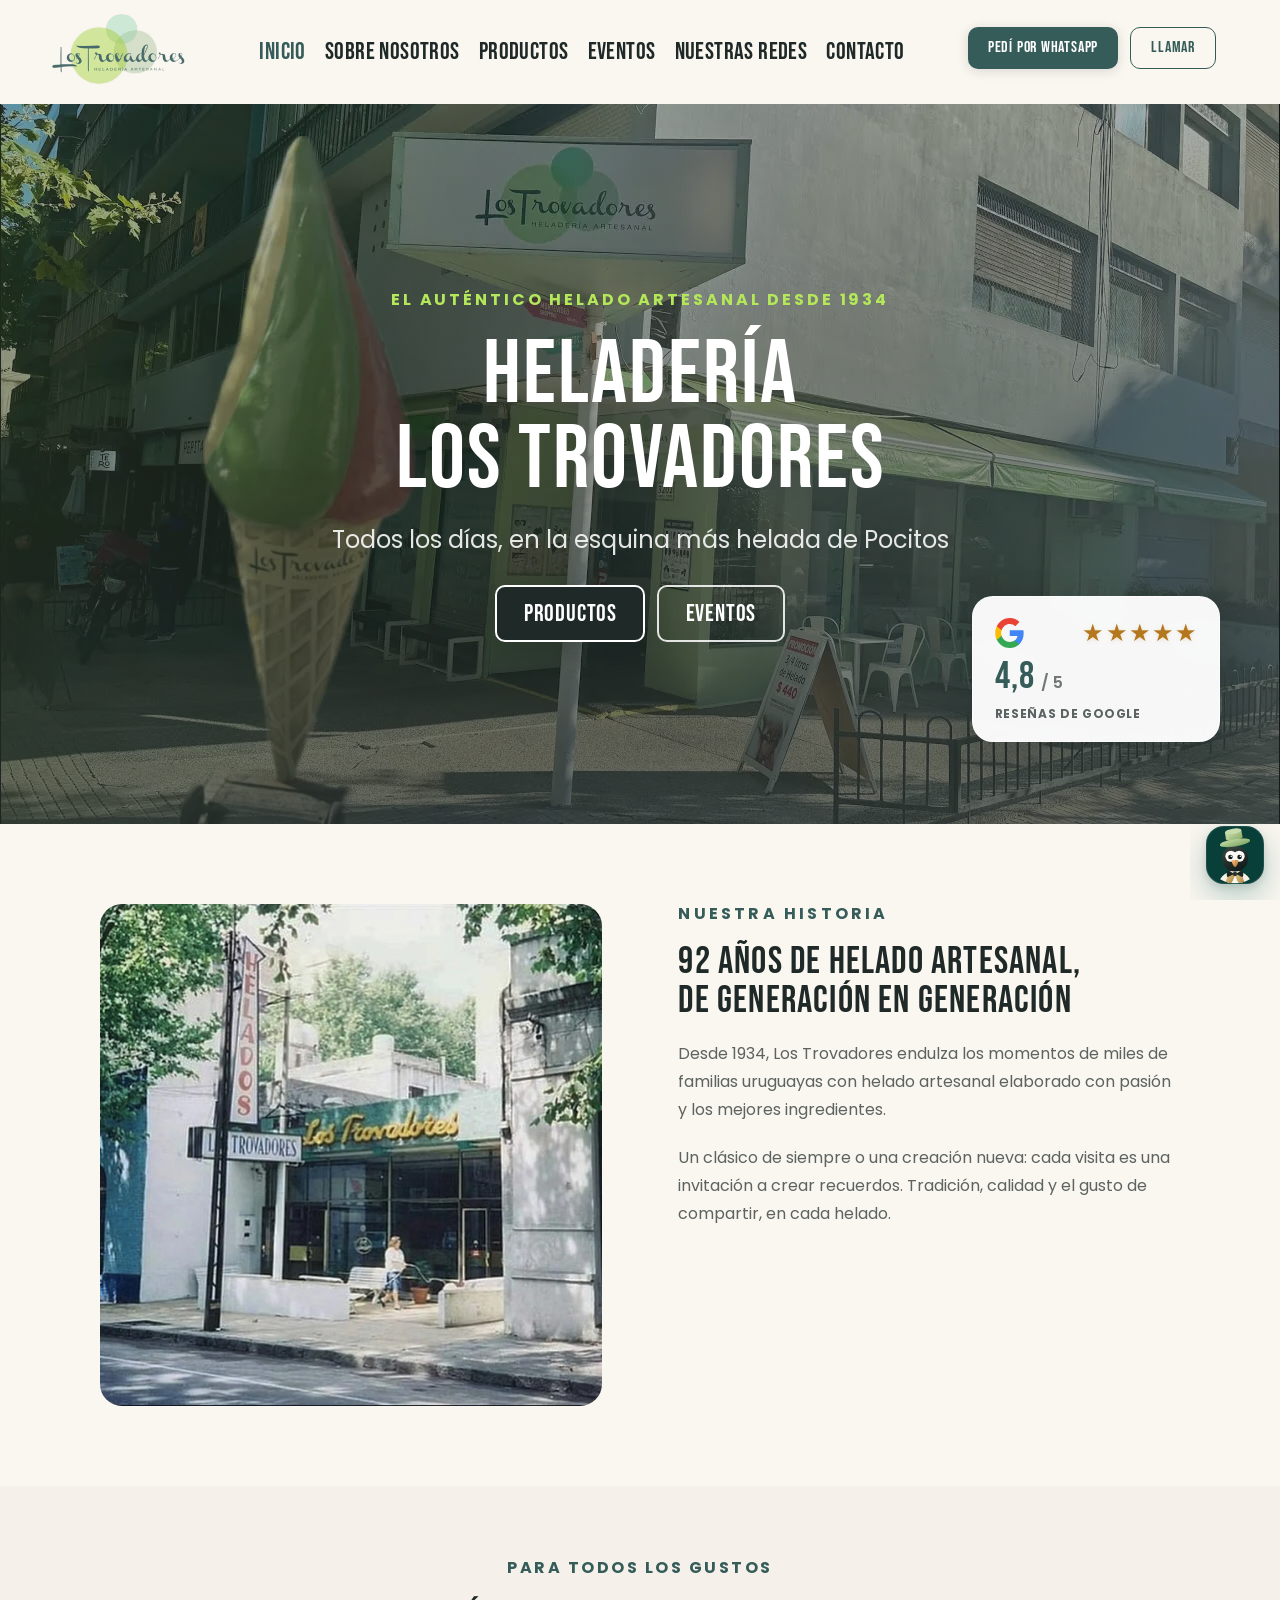
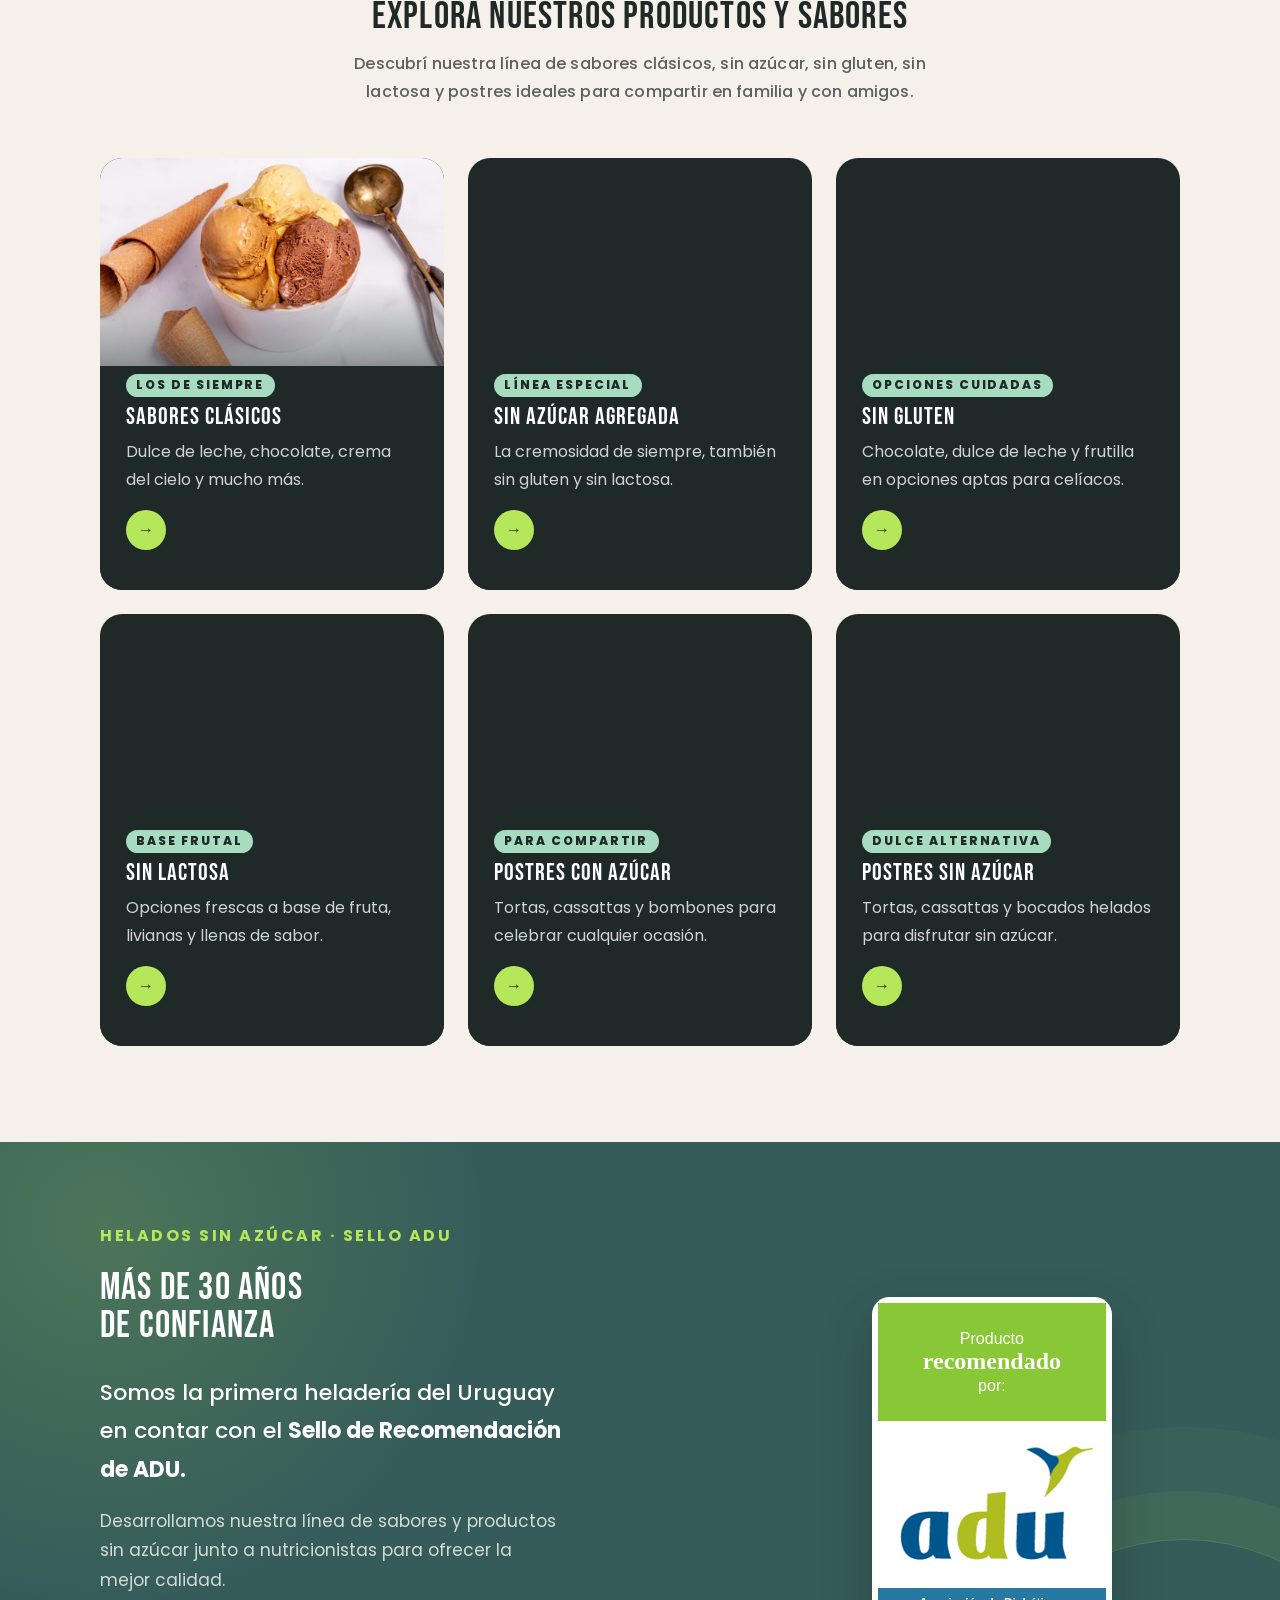
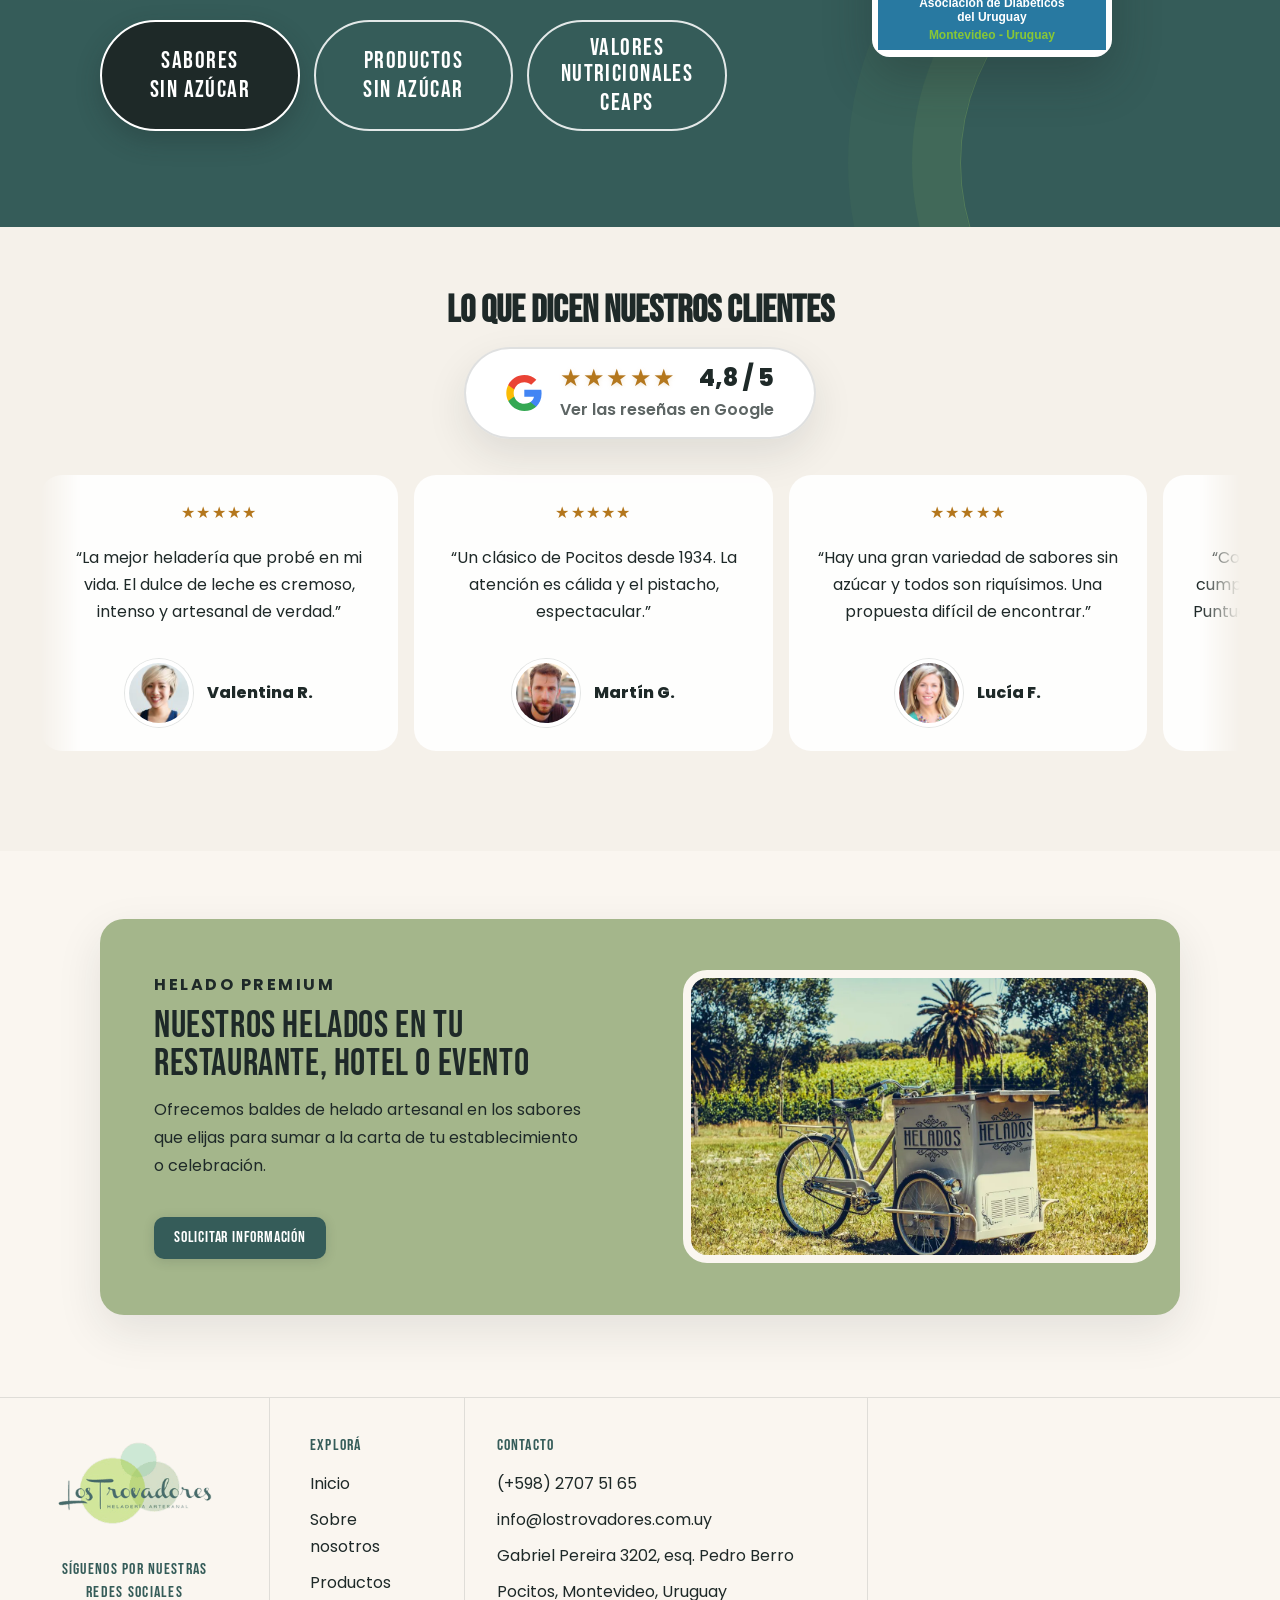
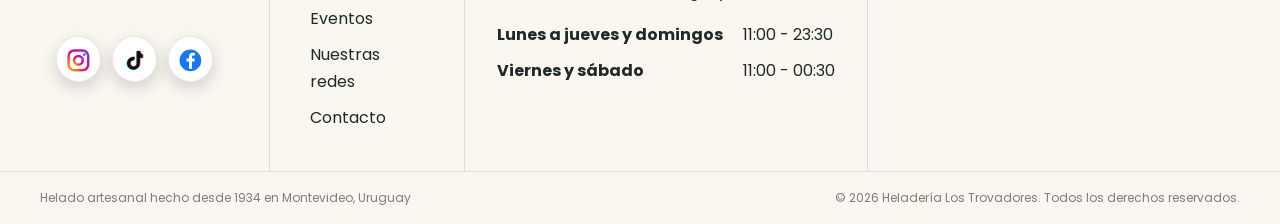
<file: index.html>
<!doctype html>
<html lang="es-UY">
  <head>
    <meta charset="utf-8">
    <meta name="viewport" content="width=device-width, initial-scale=1">
    <meta
      name="description"
      content="Heladería artesanal en Pocitos desde 1934. Descubrí los sabores, postres y propuestas para eventos de Los Trovadores."
    >
    <meta name="theme-color" content="#355c59">
    <meta property="og:type" content="website">
    <meta property="og:locale" content="es_UY">
    <meta property="og:site_name" content="Heladería Los Trovadores">
    <meta property="og:title" content="Heladería Los Trovadores | Artesanal desde 1934">
    <meta
      property="og:description"
      content="El auténtico sabor del helado artesanal en la esquina más helada de Pocitos."
    >
    <meta property="og:image" content="https://lostrovadores.com.uy/assets/og.png">
    <meta property="og:image:alt" content="Los Trovadores, heladería artesanal desde 1934">
    <meta name="twitter:card" content="summary_large_image">
    <link rel="canonical" href="https://lostrovadores.com.uy/">
    <link rel="icon" href="/favicon.ico" sizes="32x32">
    <link rel="icon" type="image/png" sizes="16x16" href="/assets/favicon-16.png">
    <link rel="icon" type="image/png" sizes="32x32" href="/assets/favicon-32.png">
    <link rel="apple-touch-icon" href="/assets/apple-touch-icon.png">
    <link rel="manifest" href="/site.webmanifest">
    <link rel="preconnect" href="https://fonts.googleapis.com">
    <link rel="preconnect" href="https://fonts.gstatic.com" crossorigin>
    <link
      rel="stylesheet"
      href="https://fonts.googleapis.com/css2?family=Bebas+Neue&amp;family=Poppins:wght@400;500;600;700;800;900&amp;display=swap"
    >
    <link rel="stylesheet" href="assets/styles.css?v=20260822-resenas-compacta-actions-v3">
    <title>Heladería Los Trovadores | Helado artesanal en Pocitos</title>
    <script id="local-business-data" type="application/ld+json"></script>
    <script src="assets/site-config.js" defer></script>
    <script src="assets/analytics.js" defer></script>
    <script src="assets/components.js?v=20260816-compact-launcher" defer></script>
    <script src="assets/main.js?v=20260811-ceaps-link" defer></script>
  </head>
  <body data-page="inicio">
    <site-header></site-header>

    <main id="contenido">
      <section
        class="hero"
        style="--hero-image: url('/assets/hero-portada.webp')"
        aria-labelledby="titulo-principal"
      >
        <div class="container hero__content">
          <div class="hero__copy">
            <span class="eyebrow">El auténtico helado artesanal desde 1934</span>
            <h1 class="display-title" id="titulo-principal">
              Heladería<br>Los Trovadores
            </h1>
            <p class="hero__lead">
              Todos los días, en la esquina más helada de Pocitos
            </p>
            <div class="button-row">
              <a class="button hero-action hero-action--primary" href="productos.html">Productos</a>
              <a class="button hero-action hero-action--secondary" href="eventos.html">Eventos</a>
            </div>
          </div>
          <a
            class="hero__meta"
            href="https://share.google/g5HVUBpzcsd5Ws56V"
            target="_blank"
            rel="noopener"
            aria-label="Ver las reseñas de Los Trovadores en Google"
          >
            <span class="hero__google-top">
              <img
                src="assets/google-g.svg"
                alt=""
                width="30"
                height="30"
              >
              <span class="hero__stars" aria-hidden="true">
                <i>★</i><i>★</i><i>★</i><i>★</i><i>★</i>
              </span>
            </span>
            <span class="hero__rating">
              <strong class="hero__score" data-google-rating-value>4,8</strong>
              <span>/ 5</span>
            </span>
            <!--
              El total sale de la API de Google. Hasta que responda se muestra
              "Reseñas de Google", sin cifra: nunca un número escrito a mano.
            -->
            <span class="hero__review-label">
              <span data-google-review-count>Reseñas</span> de Google
            </span>
          </a>
        </div>
      </section>

      <section class="section" id="historia">
        <div class="container">
          <div class="history-split">
            <figure class="history-split__media reveal">
              <img
                src="assets/historia-local.webp"
                alt="Local histórico de Los Trovadores en Pocitos"
                width="1200"
                height="1201"
                loading="lazy"
              >
            </figure>
            <div class="history-split__content reveal">
              <span class="eyebrow history-eyebrow">NUESTRA HISTORIA</span>
              <h2 class="section-title">
                <span data-years-since>92</span> años de helado artesanal,
                de generación en generación
              </h2>
              <p>
                Desde 1934, Los Trovadores endulza los momentos de miles de
                familias uruguayas con helado artesanal elaborado con pasión y
                los mejores ingredientes.
              </p>
              <p>
                Un clásico de siempre o una creación nueva: cada visita es una
                invitación a crear recuerdos. Tradición, calidad y el gusto de
                compartir, en cada helado.
              </p>
            </div>
          </div>
        </div>
      </section>

      <section
        class="section section--forest products-home"
        aria-labelledby="productos-titulo"
      >
        <div class="container">
          <div class="reveal">
            <span class="eyebrow">Para todos los gustos</span>
            <h2 class="section-title" id="productos-titulo">
              Explorá nuestros productos y sabores
            </h2>
            <p class="lead">
              Descubrí nuestra línea de sabores clásicos, sin azúcar, sin gluten,
              sin lactosa y postres ideales para compartir en familia y con amigos.
            </p>
          </div>
          <div class="cards">
            <a class="product-card reveal" href="productos.html#clasicos">
              <img
                src="assets/card-clasicos.webp"
                alt="Pote de helado con chocolate, dulce de leche y crema"
                width="900"
                height="614"
                loading="lazy"
                decoding="async"
              >
              <div class="product-card__body">
                <span class="tag">Los de siempre</span>
                <h3>Sabores clásicos</h3>
                <p>Dulce de leche, chocolate, crema del cielo y mucho más.</p>
                <span class="product-card__arrow" aria-hidden="true">→</span>
              </div>
            </a>
            <a class="product-card reveal" href="productos.html#sin-azucar">
              <img
                src="assets/card-sin-azucar.webp"
                alt="Pote de helado sin azúcar con crema y frutilla"
                width="870"
                height="593"
                loading="lazy"
                decoding="async"
              >
              <div class="product-card__body">
                <span class="tag">Línea especial</span>
                <h3>Sin azúcar agregada</h3>
                <p>La cremosidad de siempre, también sin gluten y sin lactosa.</p>
                <span class="product-card__arrow" aria-hidden="true">→</span>
              </div>
            </a>
            <a class="product-card reveal" href="productos.html#sin-gluten">
              <img
                src="assets/card-sin-gluten.webp"
                alt="Bochas de helado artesanal de chocolate sin gluten"
                width="1200"
                height="800"
                loading="lazy"
                decoding="async"
              >
              <div class="product-card__body">
                <span class="tag">Opciones cuidadas</span>
                <h3>Sin gluten</h3>
                <p>Chocolate, dulce de leche y frutilla en opciones aptas para celíacos.</p>
                <span class="product-card__arrow" aria-hidden="true">→</span>
              </div>
            </a>
            <a class="product-card reveal" href="productos.html#sin-lactosa">
              <img
                src="assets/card-sin-lactosa.webp"
                alt="Bochas de sorbete artesanal de frutilla y frutos rojos sin lactosa"
                width="1200"
                height="800"
                loading="lazy"
                decoding="async"
              >
              <div class="product-card__body">
                <span class="tag">Base frutal</span>
                <h3>Sin lactosa</h3>
                <p>Opciones frescas a base de fruta, livianas y llenas de sabor.</p>
                <span class="product-card__arrow" aria-hidden="true">→</span>
              </div>
            </a>
            <a class="product-card reveal" href="productos.html#postres-con-azucar">
              <img
                src="assets/card-postres.webp"
                alt="Pote de helado con pistacho y frutilla"
                width="900"
                height="613"
                loading="lazy"
                decoding="async"
              >
              <div class="product-card__body">
                <span class="tag">Para compartir</span>
                <h3>Postres con azúcar</h3>
                <p>Tortas, cassattas y bombones para celebrar cualquier ocasión.</p>
                <span class="product-card__arrow" aria-hidden="true">→</span>
              </div>
            </a>
            <a class="product-card reveal" href="productos.html#postres-sin-azucar">
              <img
                src="assets/card-postres-sin-azucar.jpg"
                alt="Torta helada sin azúcar con frutos rojos y chocolate"
                width="900"
                height="600"
                loading="lazy"
                decoding="async"
              >
              <div class="product-card__body">
                <span class="tag">Dulce alternativa</span>
                <h3>Postres sin azúcar</h3>
                <p>Tortas, cassattas y bocados helados para disfrutar sin azúcar.</p>
                <span class="product-card__arrow" aria-hidden="true">→</span>
              </div>
            </a>
          </div>
        </div>
      </section>

      <section
        class="section sugarfree-proof"
        aria-labelledby="sin-azucar-reconocimiento-titulo"
      >
        <div class="container sugarfree-proof__layout">
          <div class="sugarfree-proof__copy reveal">
            <span class="eyebrow">Helados sin azúcar · Sello ADU</span>
            <h2
              class="section-title"
              id="sin-azucar-reconocimiento-titulo"
            >
              Más de 30 años de confianza
            </h2>
            <p class="sugarfree-proof__statement">
              Somos la primera heladería del Uruguay en contar con el
              <strong>Sello de Recomendación de ADU.</strong>
            </p>
            <p
              class="sugarfree-proof__statement sugarfree-proof__statement--continuation"
            >
              Desarrollamos nuestra línea de sabores y productos sin azúcar junto
              a nutricionistas para ofrecer la mejor calidad.
            </p>
            <div class="button-row sugarfree-proof__actions">
              <a
                class="button sugarfree-proof__link sugarfree-proof__link--primary"
                href="productos.html#sin-azucar"
                aria-label="Ver los sabores de helado sin azúcar"
              >
                <span>Sabores</span>
                <span>sin azúcar</span>
              </a>
              <a
                class="button sugarfree-proof__link sugarfree-proof__link--secondary"
                href="productos.html#postres-sin-azucar"
                aria-label="Ver los productos sin azúcar"
              >
                <span>Productos</span>
                <span>sin azúcar</span>
              </a>
              <a
                class="button sugarfree-proof__link sugarfree-proof__link--secondary"
                href="productos.html#guia-ceaps"
                aria-label="Consultar los valores nutricionales CEAPS"
              >
                <span>Valores nutricionales</span>
                <span>CEAPS</span>
              </a>
            </div>
          </div>

          <a
            class="sugarfree-proof__seal-feature reveal"
            href="https://www.adu.org.uy/index.php/empresas/heladeria-los-trovadores"
            target="_blank"
            rel="noopener"
            aria-label="Ver la ficha de Heladería Los Trovadores en el sitio de la Asociación de Diabéticos del Uruguay (se abre en una pestaña nueva)"
          >
            <div class="sugarfree-proof__seal-top" aria-hidden="true">
              <span>Producto</span>
              <strong>recomendado</strong>
              <span>por:</span>
            </div>
            <div class="sugarfree-proof__seal-mark" aria-hidden="true">
              <img
                src="assets/adu-logo-hd.png"
                alt=""
                width="820"
                height="520"
                loading="lazy"
                decoding="async"
              >
            </div>
            <div class="sugarfree-proof__seal-footer" aria-hidden="true">
              <strong>Asociación de Diabéticos<br>del Uruguay</strong>
              <span>Montevideo - Uruguay</span>
            </div>
          </a>
        </div>
      </section>

      <section
        class="section section--cream reviews-section"
        aria-labelledby="resenas-titulo"
      >
        <div class="container">
          <div class="reviews-head reveal">
            <div>
              <h2 class="section-title" id="resenas-titulo">
                Lo que dicen nuestros clientes
              </h2>
            </div>
          </div>
          <div class="reviews-summary-row reveal">
            <a
              class="review-summary review-summary--classic"
              href="https://share.google/g5HVUBpzcsd5Ws56V"
              target="_blank"
              rel="noopener"
              aria-label="Ver todas las reseñas de Los Trovadores en Google"
            >
              <span class="review-summary__logo" aria-hidden="true">
                <img
                  src="assets/google-g.svg"
                  alt=""
                  width="32"
                  height="32"
                >
              </span>
              <span class="review-summary__copy">
                <span class="review-summary__stars" aria-hidden="true">
                  <i>★</i><i>★</i><i>★</i><i>★</i><i>★</i>
                </span>
                <strong data-google-rating>4,8 / 5</strong>
                <small>
                  Ver las
                  <span data-google-review-count>reseñas</span>
                  en Google
                </small>
              </span>
            </a>
          </div>
          <p
            class="reviews-note"
            data-google-status
            role="status"
            aria-live="polite"
          >
            Las reseñas, el puntaje y el total se sincronizan diariamente con Google.
          </p>
          <div
            class="review-marquee"
            role="region"
            tabindex="0"
            aria-label="Reseñas destacadas en movimiento continuo; enfocá esta sección para pausar"
          >
            <div class="review-track" data-google-reviews>
              <article class="review-card">
                <div class="hero__stars" aria-label="5 de 5 estrellas">★★★★★</div>
                <blockquote>
                  “La mejor heladería que probé en mi vida. El dulce de leche es
                  cremoso, intenso y artesanal de verdad.”
                </blockquote>
                <div class="review-author">
                  <img
                    src="assets/resenas/valentina-r.jpg"
                    alt=""
                    width="128"
                    height="128"
                    loading="lazy"
                  >
                  <div>
                    <cite>Valentina R.</cite>
                  </div>
                </div>
              </article>
              <article class="review-card">
                <div class="hero__stars" aria-label="5 de 5 estrellas">★★★★★</div>
                <blockquote>
                  “Un clásico de Pocitos desde 1934. La atención es cálida y el
                  pistacho, espectacular.”
                </blockquote>
                <div class="review-author">
                  <img
                    src="assets/resenas/martin-g.jpg"
                    alt=""
                    width="128"
                    height="128"
                    loading="lazy"
                  >
                  <div>
                    <cite>Martín G.</cite>
                  </div>
                </div>
              </article>
              <article class="review-card">
                <div class="hero__stars" aria-label="5 de 5 estrellas">★★★★★</div>
                <blockquote>
                  “Hay una gran variedad de sabores sin azúcar y todos son
                  riquísimos. Una propuesta difícil de encontrar.”
                </blockquote>
                <div class="review-author">
                  <img
                    src="assets/resenas/lucia-f.jpg"
                    alt=""
                    width="128"
                    height="128"
                    loading="lazy"
                  >
                  <div>
                    <cite>Lucía F.</cite>
                  </div>
                </div>
              </article>
              <article class="review-card">
                <div class="hero__stars" aria-label="5 de 5 estrellas">★★★★★</div>
                <blockquote>
                  “Contratamos el servicio para un cumpleaños y fue el éxito de
                  la fiesta. Puntuales y con el helado impecable.”
                </blockquote>
                <div class="review-author">
                  <img
                    src="assets/resenas/diego-p.jpg"
                    alt=""
                    width="128"
                    height="128"
                    loading="lazy"
                  >
                  <div>
                    <cite>Diego P.</cite>
                  </div>
                </div>
              </article>
              <article class="review-card">
                <div class="hero__stars" aria-label="5 de 5 estrellas">★★★★★</div>
                <blockquote>
                  “Fuimos en familia y cada uno encontró su sabor. La frutilla y
                  el chocolate fueron nuestros favoritos.”
                </blockquote>
                <div class="review-author">
                  <img
                    src="assets/resenas/sofia-m.jpg"
                    alt=""
                    width="128"
                    height="128"
                    loading="lazy"
                  >
                  <div>
                    <cite>Sofía M.</cite>
                  </div>
                </div>
              </article>
              <article class="review-card">
                <div class="hero__stars" aria-label="5 de 5 estrellas">★★★★★</div>
                <blockquote>
                  “Excelente atención y muy buena calidad. Se nota la tradición
                  en cada gusto; siempre volvemos.”
                </blockquote>
                <div class="review-author">
                  <img
                    src="assets/resenas/rodrigo-s.jpg"
                    alt=""
                    width="128"
                    height="128"
                    loading="lazy"
                  >
                  <div>
                    <cite>Rodrigo S.</cite>
                  </div>
                </div>
              </article>
            </div>
          </div>
        </div>
      </section>

      <business-cta></business-cta>
    </main>

    <site-footer></site-footer>
  </body>
</html>
</file>
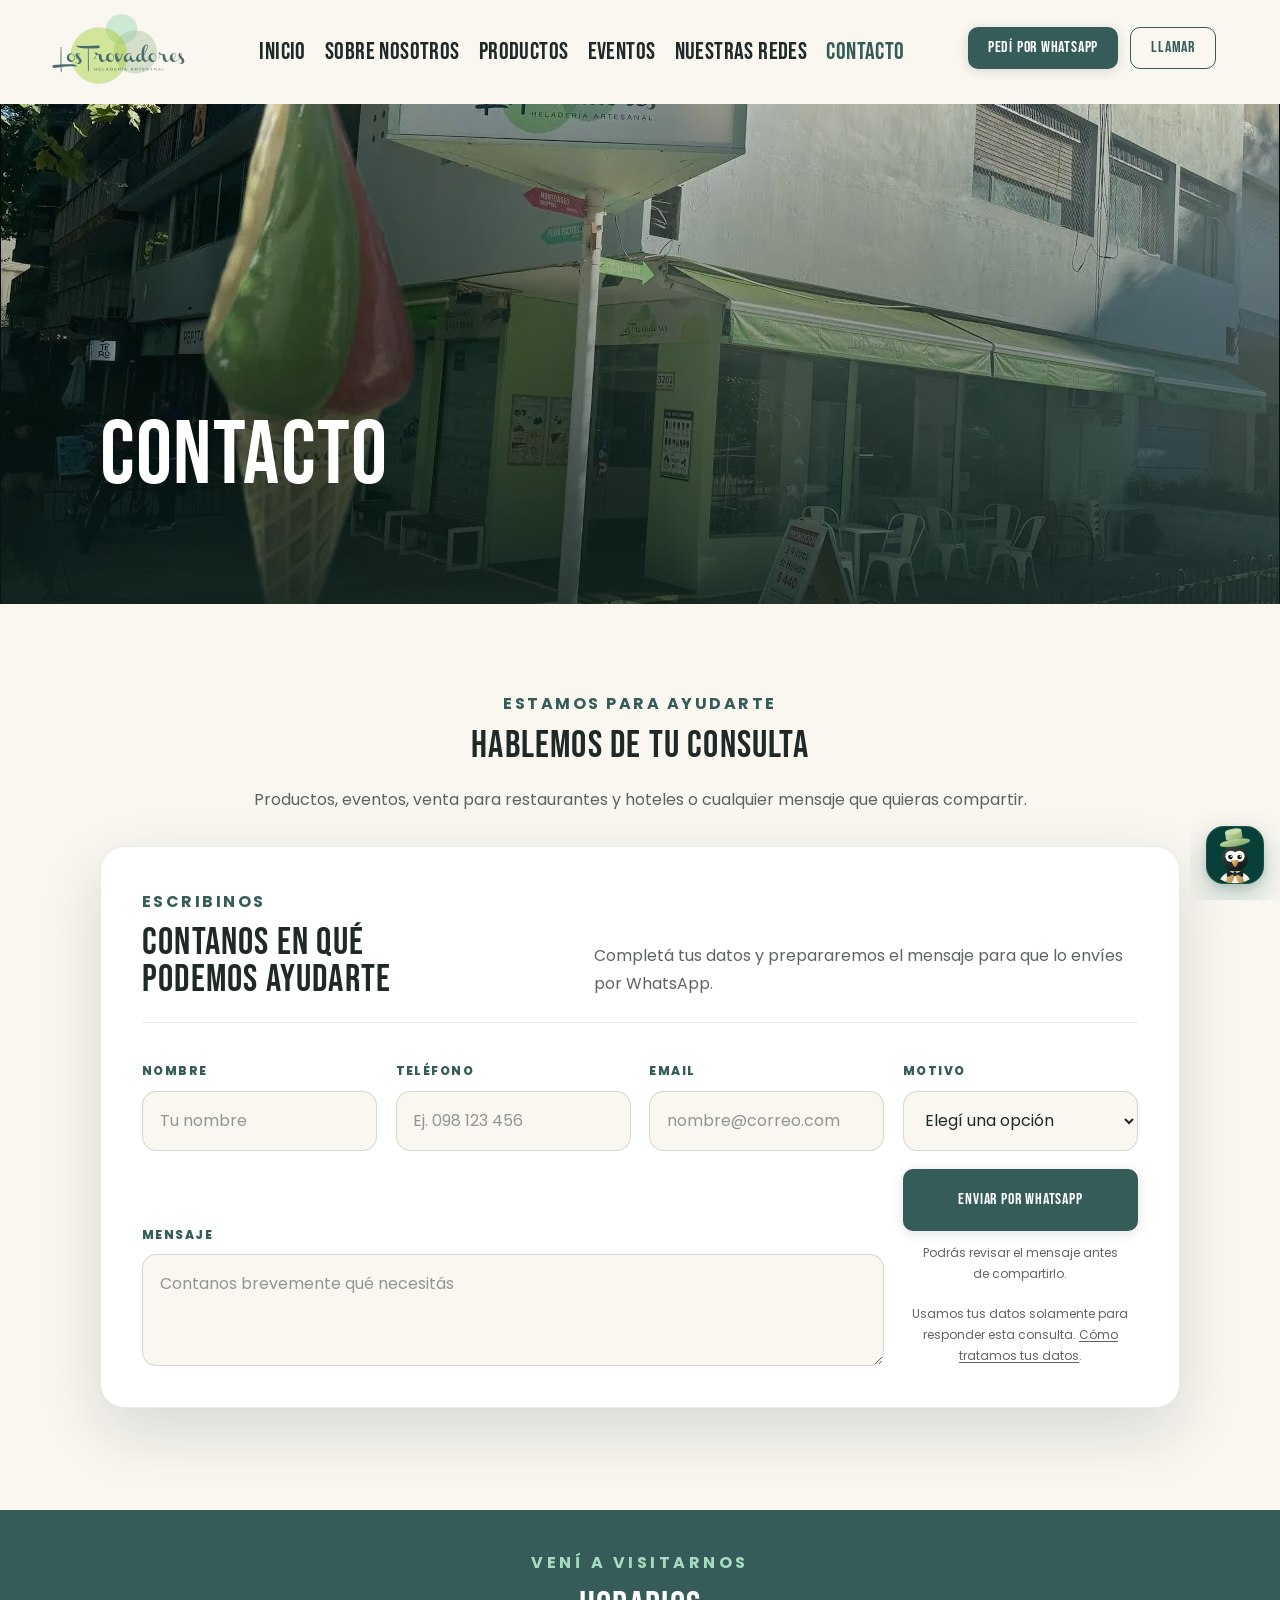
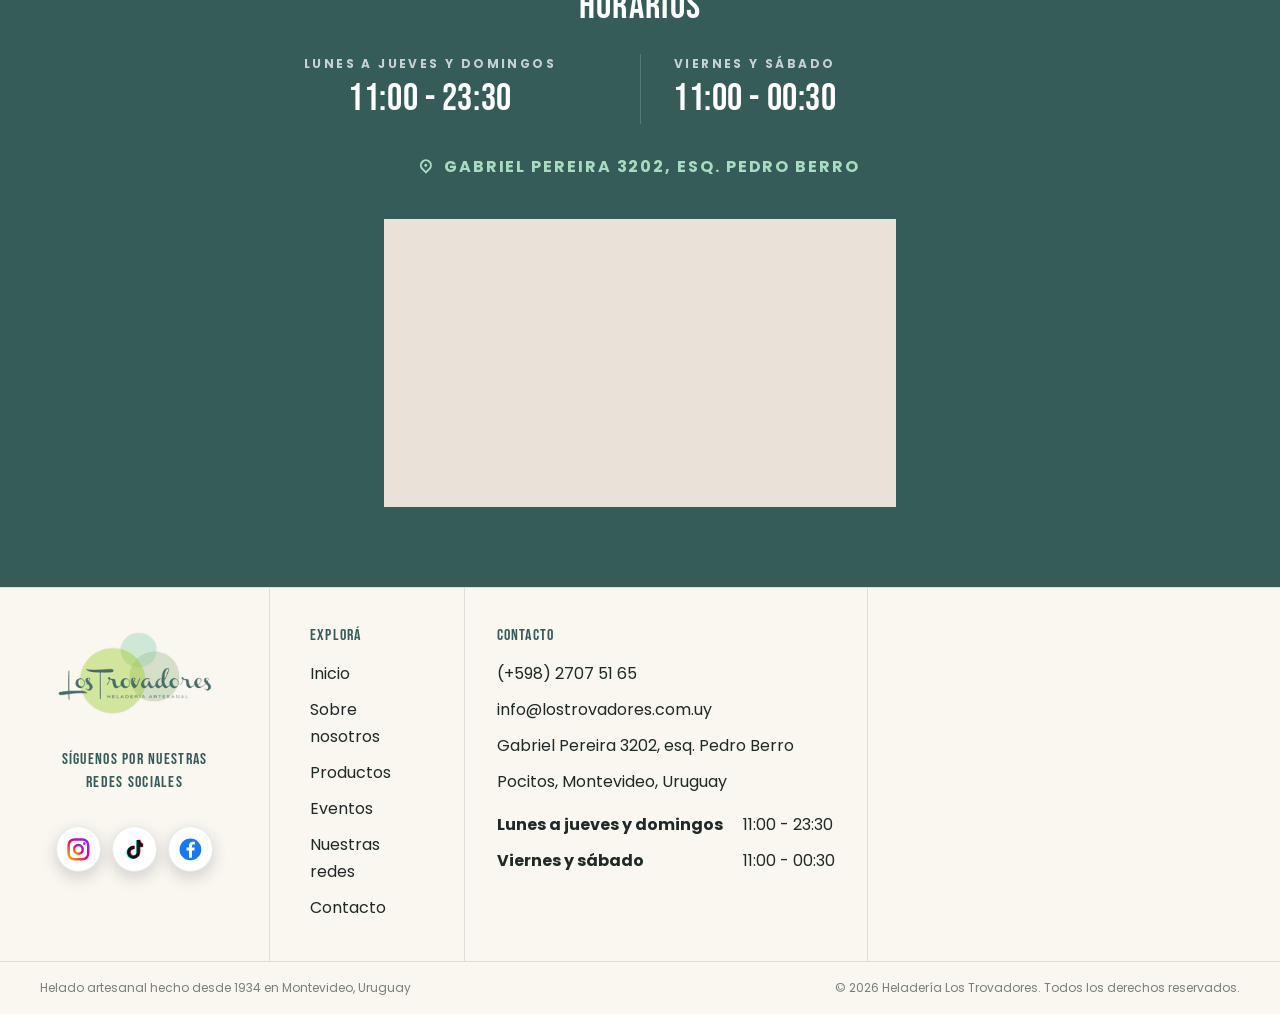
<file: contacto.html>
<!doctype html>
<html lang="es-UY">
  <head>
    <meta charset="utf-8">
    <meta name="viewport" content="width=device-width, initial-scale=1">
    <meta
      name="description"
      content="Contactá a Heladería Los Trovadores. Consultas, eventos y venta para restaurantes y hoteles en Montevideo."
    >
    <meta name="theme-color" content="#355c59">
    <meta property="og:type" content="website">
    <meta property="og:locale" content="es_UY">
    <meta property="og:title" content="Contacto | Heladería Los Trovadores">
    <meta
      property="og:description"
      content=""
      data-site-meta-address
    >
    <meta property="og:image" content="https://lostrovadores.com.uy/assets/og.png">
    <meta property="og:image:alt" content="Los Trovadores, heladería artesanal desde 1934">
    <meta name="twitter:card" content="summary_large_image">
    <link rel="canonical" href="https://lostrovadores.com.uy/contacto.html">
    <link rel="icon" href="/favicon.ico" sizes="32x32">
    <link rel="icon" type="image/png" sizes="16x16" href="/assets/favicon-16.png">
    <link rel="icon" type="image/png" sizes="32x32" href="/assets/favicon-32.png">
    <link rel="apple-touch-icon" href="/assets/apple-touch-icon.png">
    <link rel="manifest" href="/site.webmanifest">
    <link rel="preconnect" href="https://fonts.googleapis.com">
    <link rel="preconnect" href="https://fonts.gstatic.com" crossorigin>
    <link
      rel="stylesheet"
      href="https://fonts.googleapis.com/css2?family=Bebas+Neue&amp;family=Poppins:wght@400;500;600;700;800;900&amp;display=swap"
    >
    <link rel="stylesheet" href="assets/styles.css?v=20260819-body-leading">
    <title>Contacto | Heladería Los Trovadores</title>
    <script src="assets/site-config.js" defer></script>
    <script src="assets/analytics.js" defer></script>
    <script src="assets/components.js?v=20260816-compact-launcher" defer></script>
    <script src="assets/main.js" defer></script>
  </head>
  <body data-page="contacto">
    <site-header></site-header>

    <main id="contenido">
      <header
        class="page-hero"
        style="--page-image: url('/assets/hero-portada.webp')"
      >
        <div class="container page-hero__content">
          <h1>Contacto</h1>
        </div>
      </header>

      <section class="section contact-form-section" aria-labelledby="contacto-titulo">
        <div class="container">
          <div class="contact-intro reveal">
            <span class="eyebrow">Estamos para ayudarte</span>
            <h2 class="section-title" id="contacto-titulo">
              Hablemos de tu consulta
            </h2>
            <p class="lead">
              Productos, eventos, venta para restaurantes y hoteles o cualquier
              mensaje que quieras compartir.
            </p>
          </div>

          <form
            class="form contact-form reveal"
            aria-labelledby="formulario-titulo"
            data-whatsapp-form
            data-heading="Consulta desde la web de Los Trovadores"
          >
            <div class="contact-form__header">
              <div>
                <span class="eyebrow">Escribinos</span>
                <h2 id="formulario-titulo">Contanos en qué podemos ayudarte</h2>
              </div>
              <p>
                Completá tus datos y prepararemos el mensaje para que lo envíes
                por WhatsApp.
              </p>
            </div>

            <div class="contact-form__grid">
              <div class="field contact-form__name">
                <label for="contacto-nombre">Nombre</label>
                <input
                  id="contacto-nombre"
                  name="Nombre"
                  autocomplete="name"
                  placeholder="Tu nombre"
                  required
                >
              </div>

              <div class="field contact-form__phone">
                <label for="contacto-telefono">Teléfono</label>
                <input
                  id="contacto-telefono"
                  name="Teléfono"
                  type="tel"
                  autocomplete="tel"
                  inputmode="tel"
                  placeholder="Ej. 098 123 456"
                >
              </div>

              <div class="field contact-form__email">
                <label for="contacto-email">Email</label>
                <input
                  id="contacto-email"
                  name="Email"
                  type="email"
                  autocomplete="email"
                  inputmode="email"
                  placeholder="nombre@correo.com"
                >
              </div>

              <div class="field contact-form__reason">
                <label for="contacto-motivo">Motivo</label>
                <select id="contacto-motivo" name="Motivo" required>
                  <option value="">Elegí una opción</option>
                  <option>Consulta general</option>
                  <option>Evento</option>
                  <option>Restaurante u hotel</option>
                  <option>Productos y sabores</option>
                </select>
              </div>

              <div class="field contact-form__message">
                <label for="contacto-mensaje">Mensaje</label>
                <textarea
                  id="contacto-mensaje"
                  name="Mensaje"
                  placeholder="Contanos brevemente qué necesitás"
                  required
                ></textarea>
              </div>

              <div class="contact-form__actions">
                <button class="button" type="submit">Enviar por WhatsApp</button>
                <p class="form-note">
                  Podrás revisar el mensaje antes de compartirlo.
                </p>
                <p class="form-note form-privacy-note">
                  Usamos tus datos solamente para responder esta consulta.
                  <a href="privacidad.html">Cómo tratamos tus datos</a>.
                </p>
              </div>
            </div>
          </form>
        </div>
      </section>

      <section class="section visit-hours-section" aria-labelledby="visita-titulo">
        <div class="container visit-section reveal">
          <div class="visit-section__header">
            <span class="eyebrow">Vení a visitarnos</span>
            <h2 class="section-title section-title--small" id="visita-titulo">
              Horarios
            </h2>
          </div>
          <div class="visit-section__grid">
            <div class="visit-section__copy">
              <dl class="hours-list" data-site-hours></dl>
              <address>
                <a
                  class="visit-address"
                  href="#"
                  target="_blank"
                  rel="noopener"
                  data-site-address-link
                ></a>
              </address>
            </div>
            <div class="map-embed">
              <iframe
                loading="lazy"
                referrerpolicy="no-referrer-when-downgrade"
                data-site-map
              ></iframe>
            </div>
          </div>
        </div>
      </section>
    </main>

    <site-footer></site-footer>
  </body>
</html>
</file>
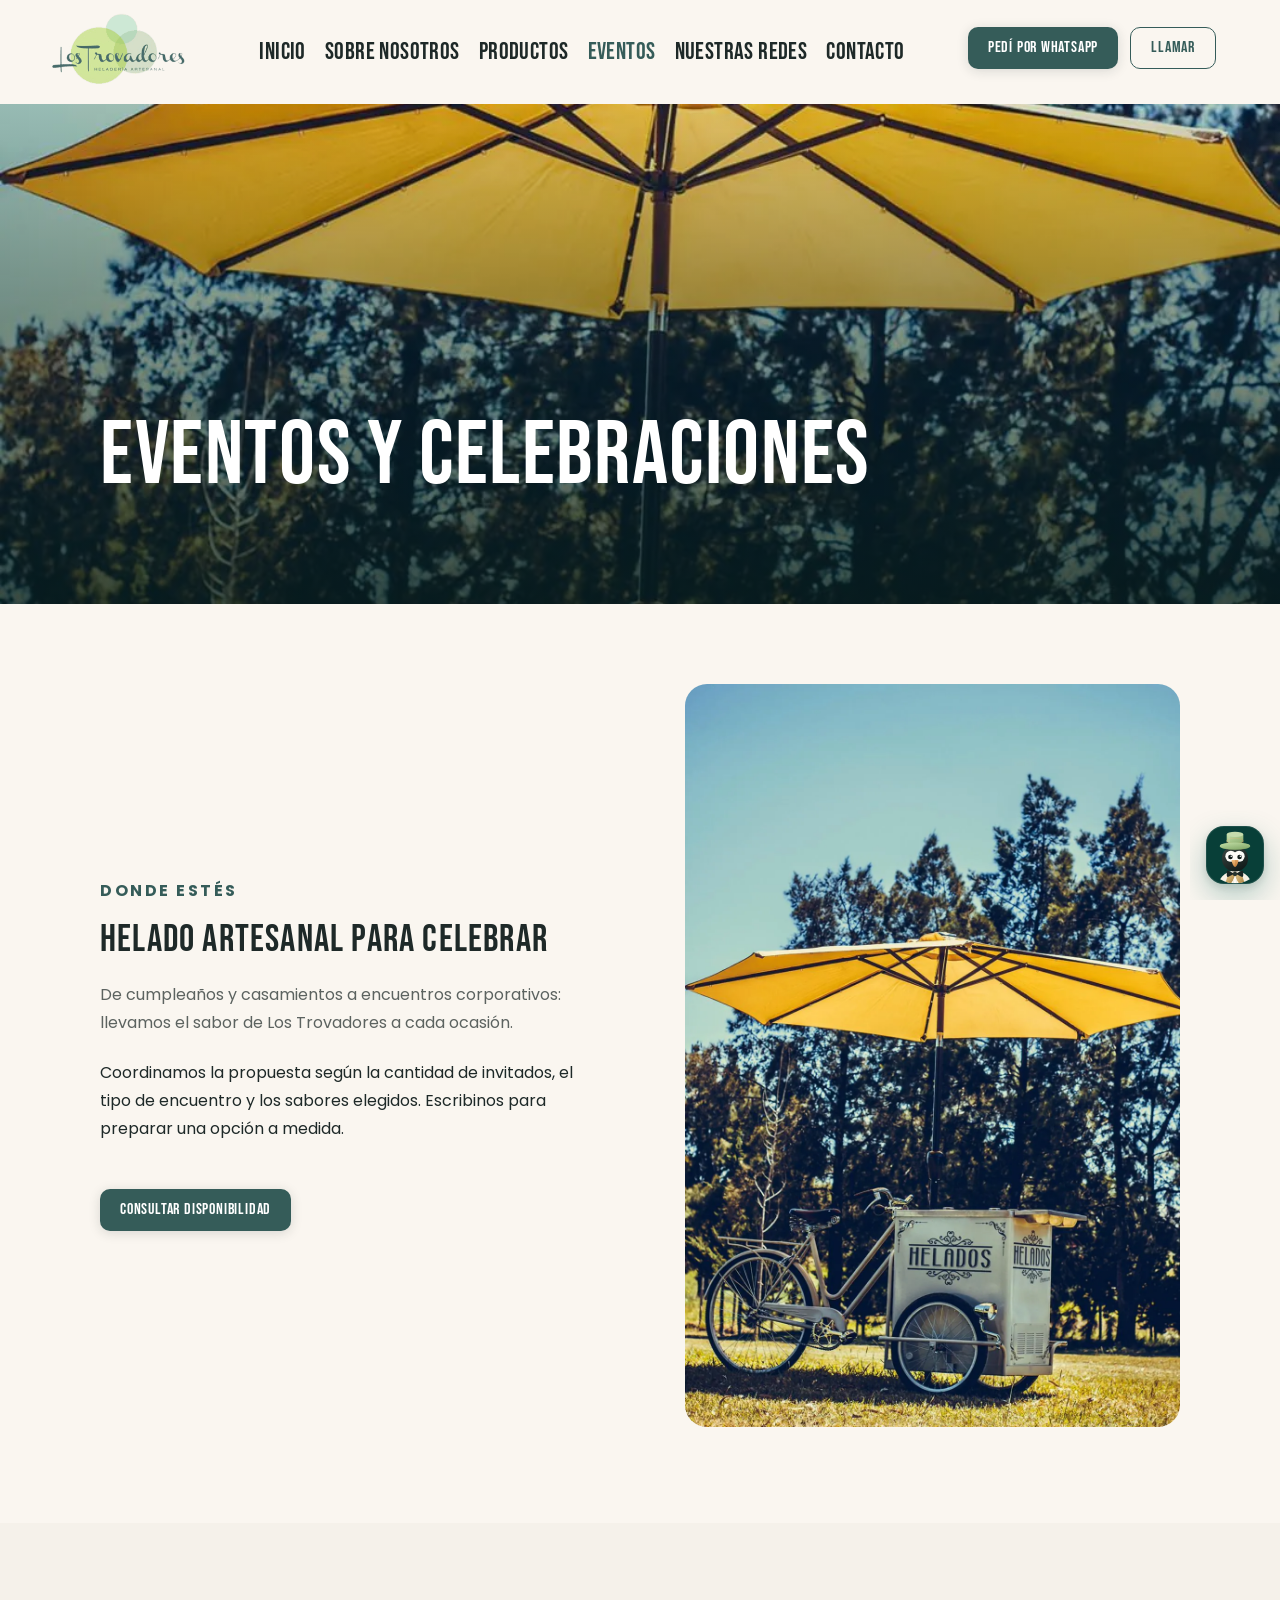
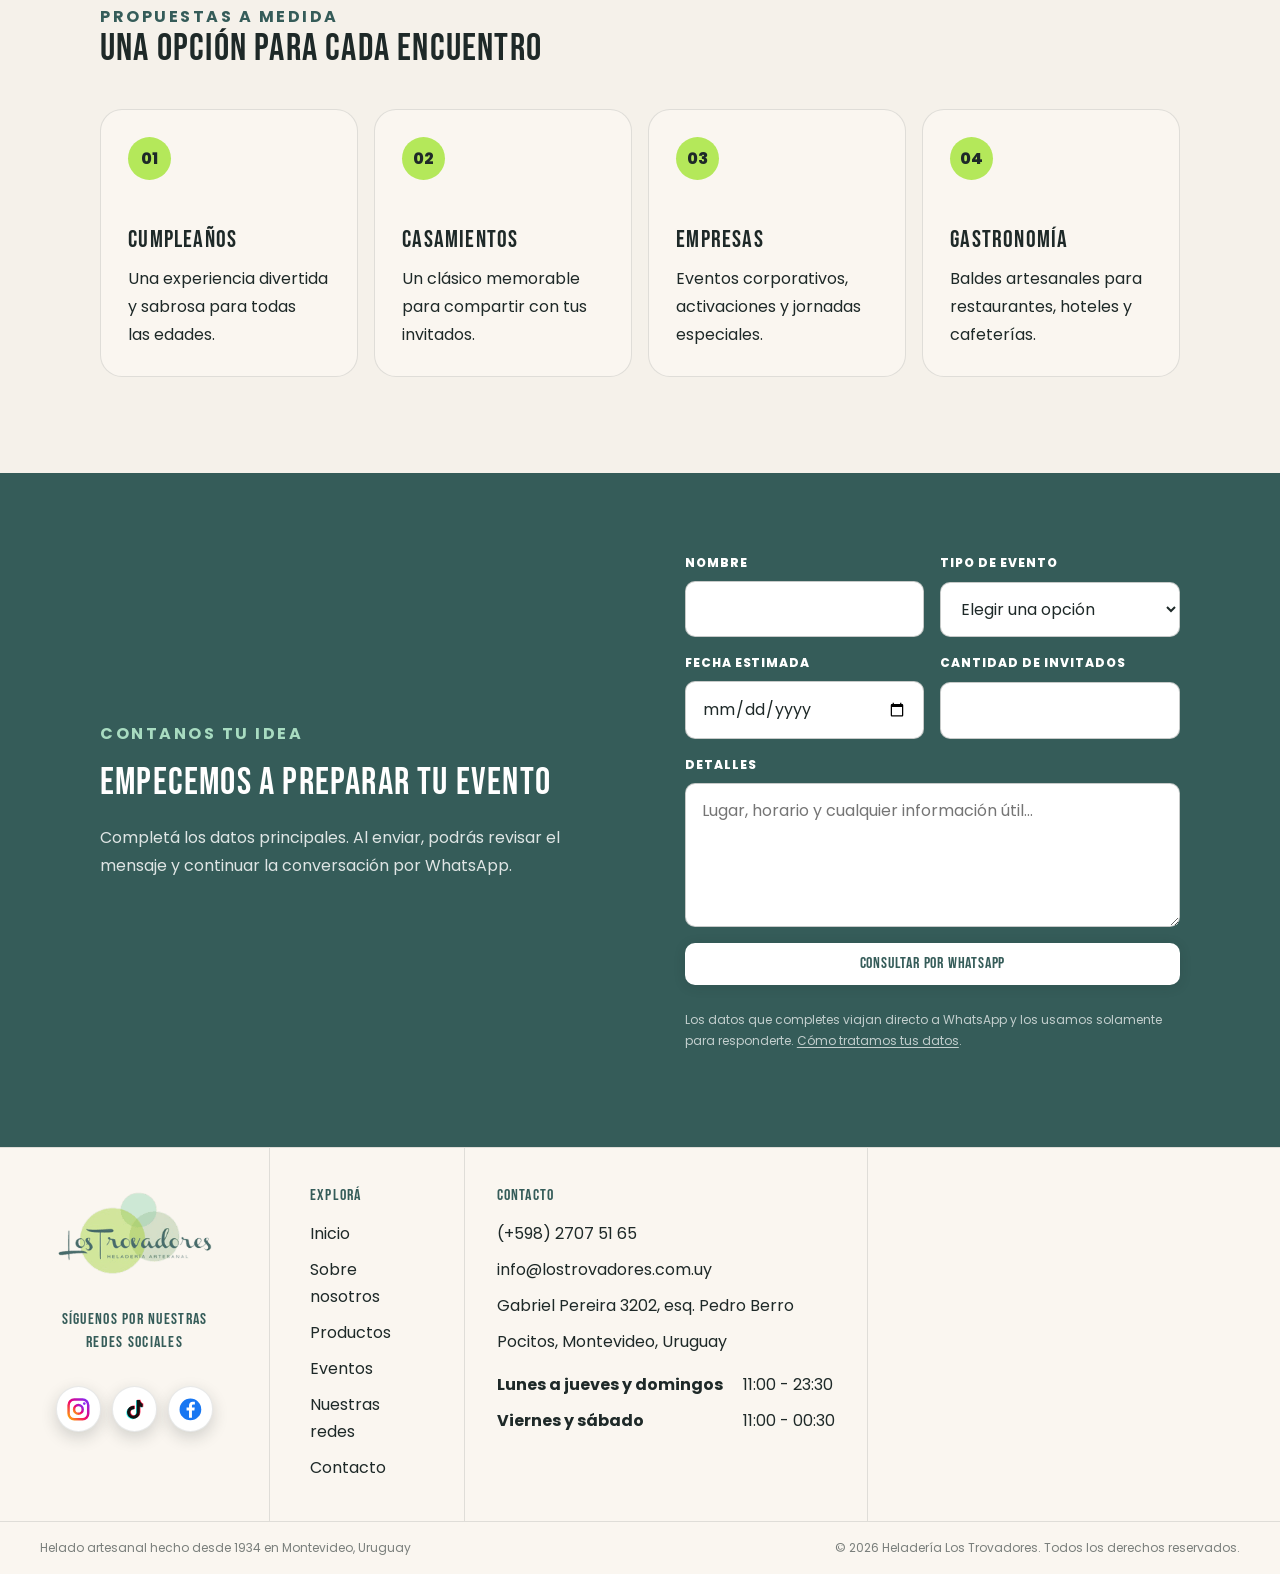
<file: eventos.html>
<!doctype html>
<html lang="es-UY">
  <head>
    <meta charset="utf-8">
    <meta name="viewport" content="width=device-width, initial-scale=1">
    <meta
      name="description"
      content="Llevá el helado artesanal de Los Trovadores a cumpleaños, casamientos, eventos corporativos, restaurantes y hoteles."
    >
    <meta name="theme-color" content="#355c59">
    <meta property="og:type" content="website">
    <meta property="og:locale" content="es_UY">
    <meta property="og:title" content="Eventos y celebraciones | Los Trovadores">
    <meta
      property="og:description"
      content="Una experiencia heladera artesanal para compartir en tu próximo evento."
    >
    <meta property="og:image" content="https://lostrovadores.com.uy/assets/og.png">
    <meta property="og:image:alt" content="Los Trovadores, heladería artesanal desde 1934">
    <meta name="twitter:card" content="summary_large_image">
    <link rel="canonical" href="https://lostrovadores.com.uy/eventos.html">
    <link rel="icon" href="/favicon.ico" sizes="32x32">
    <link rel="icon" type="image/png" sizes="16x16" href="/assets/favicon-16.png">
    <link rel="icon" type="image/png" sizes="32x32" href="/assets/favicon-32.png">
    <link rel="apple-touch-icon" href="/assets/apple-touch-icon.png">
    <link rel="manifest" href="/site.webmanifest">
    <link rel="preconnect" href="https://fonts.googleapis.com">
    <link rel="preconnect" href="https://fonts.gstatic.com" crossorigin>
    <link
      rel="stylesheet"
      href="https://fonts.googleapis.com/css2?family=Bebas+Neue&amp;family=Poppins:wght@400;500;600;700;800;900&amp;display=swap"
    >
    <link rel="stylesheet" href="assets/styles.css?v=20260819-body-leading">
    <title>Eventos y celebraciones | Heladería Los Trovadores</title>
    <script src="assets/site-config.js" defer></script>
    <script src="assets/analytics.js" defer></script>
    <script src="assets/components.js?v=20260816-compact-launcher" defer></script>
    <script src="assets/main.js" defer></script>
  </head>
  <body data-page="eventos">
    <site-header></site-header>

    <main id="contenido">
      <header
        class="page-hero"
        style="--page-image: url('/assets/hero-eventos.webp')"
      >
        <div class="container page-hero__content">
          <h1>Eventos y celebraciones</h1>
        </div>
      </header>

      <section class="section">
        <div class="container split">
          <div class="stack reveal">
            <span class="eyebrow">Donde estés</span>
            <h2 class="section-title">Helado artesanal para celebrar</h2>
            <p class="lead">
              De cumpleaños y casamientos a encuentros corporativos: llevamos
              el sabor de Los Trovadores a cada ocasión.
            </p>
            <p>
              Coordinamos la propuesta según la cantidad de invitados, el tipo
              de encuentro y los sabores elegidos. Escribinos para preparar una
              opción a medida.
            </p>
            <div class="button-row">
              <a class="button" href="#consulta">Consultar disponibilidad</a>
            </div>
          </div>
          <figure class="media-frame history-media reveal">
            <img
              src="assets/hero-eventos.webp"
              alt="Servicio de helados artesanales para eventos"
              width="1066"
              height="1600"
            >
          </figure>
        </div>
      </section>

      <section class="section section--cream" aria-labelledby="opciones-titulo">
        <div class="container">
          <span class="eyebrow">Propuestas a medida</span>
          <h2 class="section-title" id="opciones-titulo">
            Una opción para cada encuentro
          </h2>
          <div class="event-grid">
            <article class="event-card reveal">
              <span class="event-card__number">01</span>
              <h3>Cumpleaños</h3>
              <p>Una experiencia divertida y sabrosa para todas las edades.</p>
            </article>
            <article class="event-card reveal">
              <span class="event-card__number">02</span>
              <h3>Casamientos</h3>
              <p>Un clásico memorable para compartir con tus invitados.</p>
            </article>
            <article class="event-card reveal">
              <span class="event-card__number">03</span>
              <h3>Empresas</h3>
              <p>Eventos corporativos, activaciones y jornadas especiales.</p>
            </article>
            <article class="event-card reveal">
              <span class="event-card__number">04</span>
              <h3>Gastronomía</h3>
              <p>Baldes artesanales para restaurantes, hoteles y cafeterías.</p>
            </article>
          </div>
        </div>
      </section>

      <section class="section section--forest" id="consulta" aria-labelledby="consulta-titulo">
        <div class="container split">
          <div class="stack reveal">
            <span class="eyebrow">Contanos tu idea</span>
            <h2 class="section-title" id="consulta-titulo">
              Empecemos a preparar tu evento
            </h2>
            <p class="lead">
              Completá los datos principales. Al enviar, podrás revisar el
              mensaje y continuar la conversación por WhatsApp.
            </p>
          </div>
          <form
            class="form reveal"
            data-whatsapp-form
            data-heading="Consulta de evento desde la web"
          >
            <div class="form-row">
              <div class="field">
                <label for="evento-nombre">Nombre</label>
                <input id="evento-nombre" name="Nombre" autocomplete="name" required>
              </div>
              <div class="field">
                <label for="evento-tipo">Tipo de evento</label>
                <select id="evento-tipo" name="Tipo de evento" required>
                  <option value="">Elegir una opción</option>
                  <option>Cumpleaños</option>
                  <option>Casamiento</option>
                  <option>Evento corporativo</option>
                  <option>Restaurante u hotel</option>
                  <option>Otro</option>
                </select>
              </div>
            </div>
            <div class="form-row">
              <div class="field">
                <label for="evento-fecha">Fecha estimada</label>
                <input id="evento-fecha" name="Fecha estimada" type="date">
              </div>
              <div class="field">
                <label for="evento-invitados">Cantidad de invitados</label>
                <input
                  id="evento-invitados"
                  name="Invitados"
                  type="number"
                  inputmode="numeric"
                  min="1"
                >
              </div>
            </div>
            <div class="field">
              <label for="evento-detalle">Detalles</label>
              <textarea
                id="evento-detalle"
                name="Detalles"
                placeholder="Lugar, horario y cualquier información útil…"
              ></textarea>
            </div>
            <button class="button button--light" type="submit">
              Consultar por WhatsApp
            </button>
            <p class="form-note form-privacy-note">
              Los datos que completes viajan directo a WhatsApp y los usamos
              solamente para responderte.
              <a href="privacidad.html">Cómo tratamos tus datos</a>.
            </p>
          </form>
        </div>
      </section>
    </main>

    <site-footer></site-footer>
  </body>
</html>
</file>
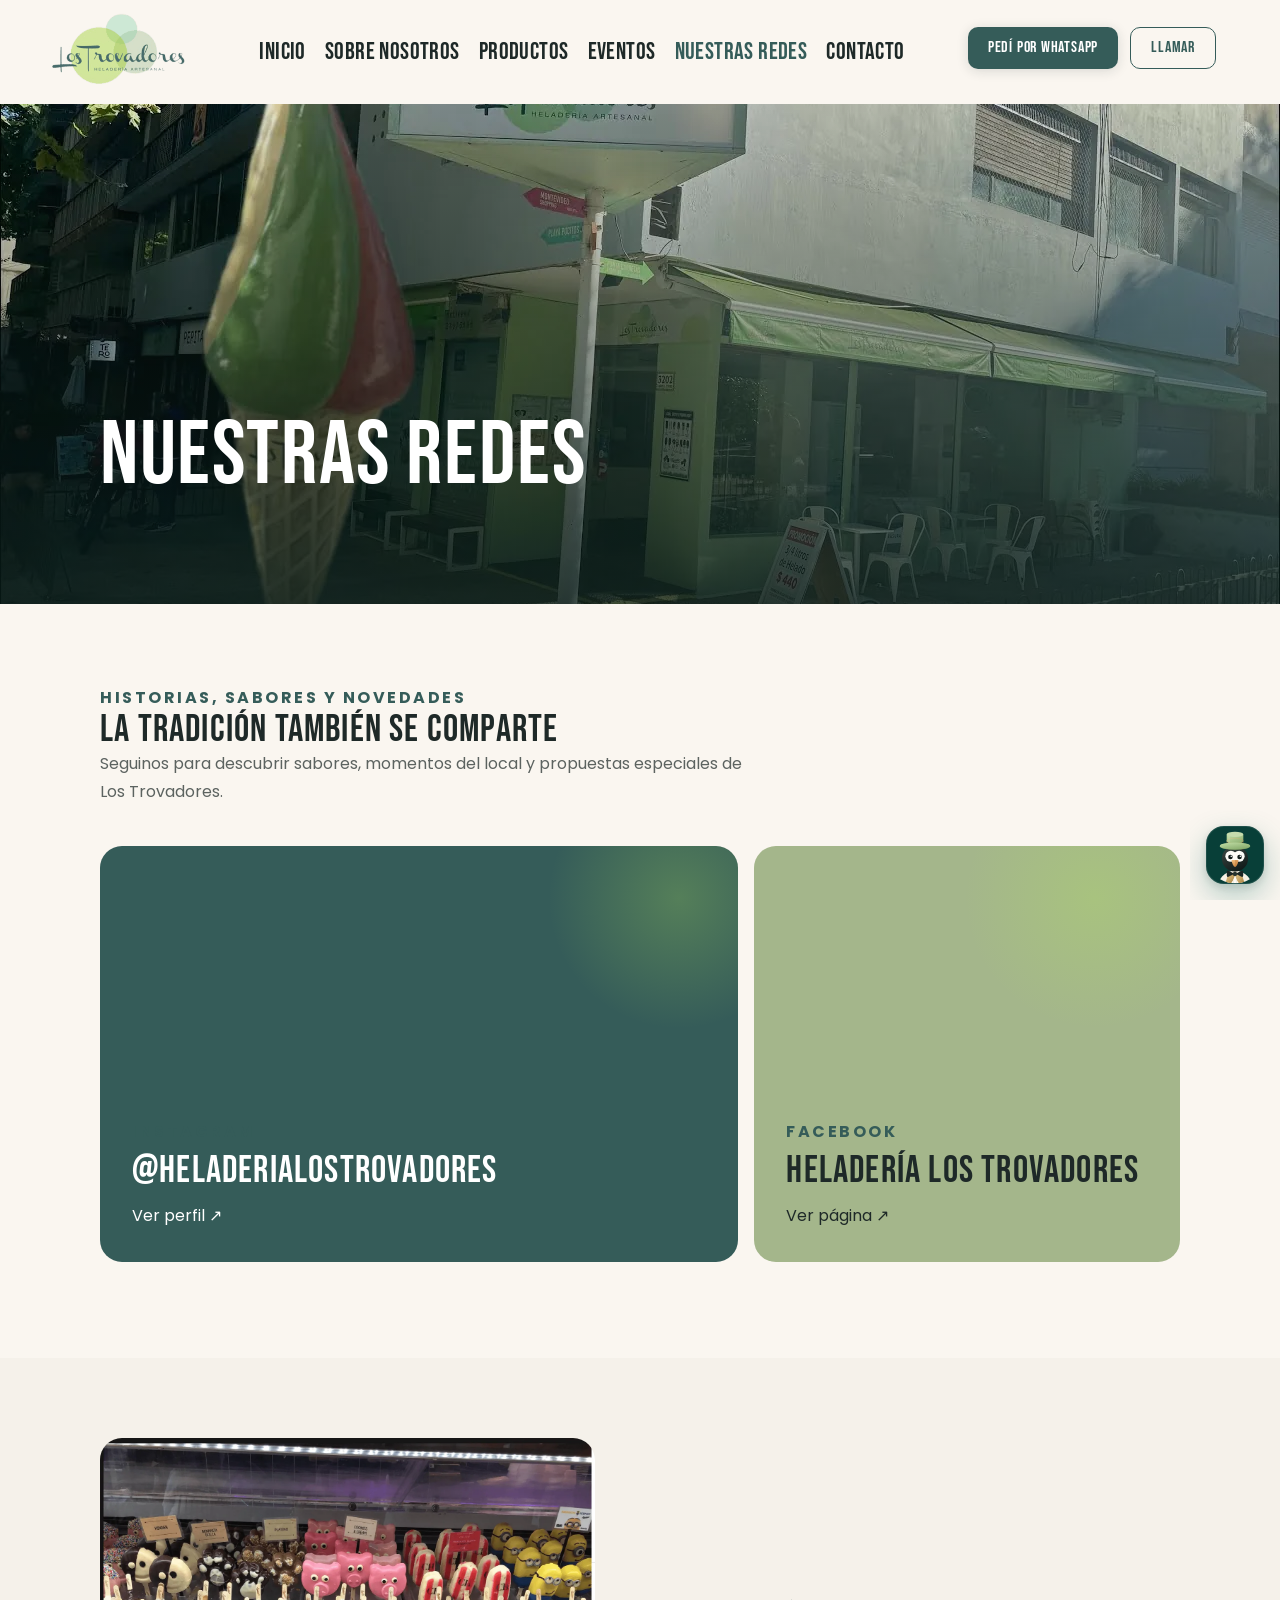
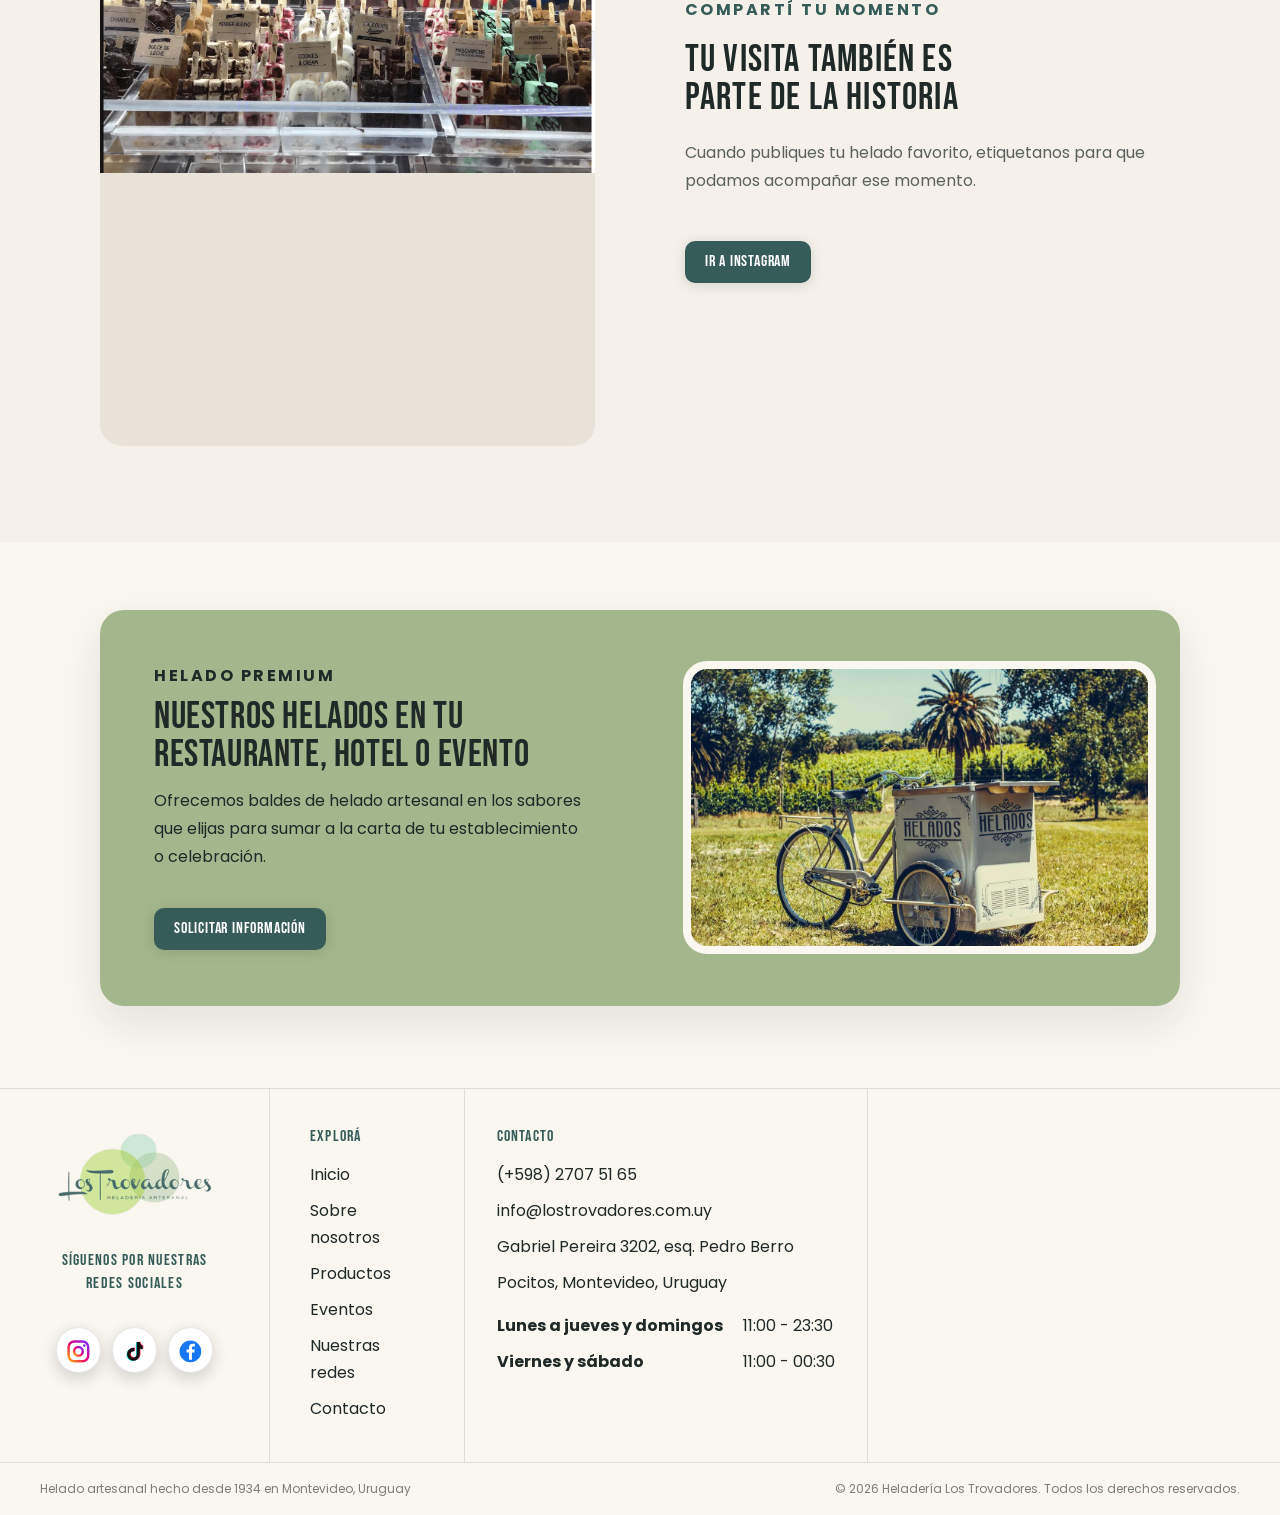
<file: nuestras-redes.html>
<!doctype html>
<html lang="es-UY">
  <head>
    <meta charset="utf-8">
    <meta name="viewport" content="width=device-width, initial-scale=1">
    <meta
      name="description"
      content="Seguinos en las redes oficiales de Heladería Los Trovadores y descubrí novedades, sabores e historias."
    >
    <meta name="theme-color" content="#355c59">
    <meta property="og:type" content="website">
    <meta property="og:locale" content="es_UY">
    <meta property="og:title" content="Nuestras redes | Los Trovadores">
    <meta
      property="og:description"
      content="La tradición también se comparte. Encontranos en Instagram y Facebook."
    >
    <meta property="og:image" content="https://lostrovadores.com.uy/assets/og.png">
    <meta property="og:image:alt" content="Los Trovadores, heladería artesanal desde 1934">
    <meta name="twitter:card" content="summary_large_image">
    <link rel="canonical" href="https://lostrovadores.com.uy/nuestras-redes.html">
    <link rel="icon" href="/favicon.ico" sizes="32x32">
    <link rel="icon" type="image/png" sizes="16x16" href="/assets/favicon-16.png">
    <link rel="icon" type="image/png" sizes="32x32" href="/assets/favicon-32.png">
    <link rel="apple-touch-icon" href="/assets/apple-touch-icon.png">
    <link rel="manifest" href="/site.webmanifest">
    <link rel="preconnect" href="https://fonts.googleapis.com">
    <link rel="preconnect" href="https://fonts.gstatic.com" crossorigin>
    <link
      rel="stylesheet"
      href="https://fonts.googleapis.com/css2?family=Bebas+Neue&amp;family=Poppins:wght@400;500;600;700;800;900&amp;display=swap"
    >
    <link rel="stylesheet" href="assets/styles.css?v=20260819-body-leading">
    <title>Nuestras redes | Heladería Los Trovadores</title>
    <script src="assets/site-config.js" defer></script>
    <script src="assets/analytics.js" defer></script>
    <script src="assets/components.js?v=20260816-compact-launcher" defer></script>
    <script src="assets/main.js" defer></script>
  </head>
  <body data-page="redes">
    <site-header></site-header>

    <main id="contenido">
      <header
        class="page-hero"
        style="--page-image: url('/assets/hero-portada.webp')"
      >
        <div class="container page-hero__content">
          <h1>Nuestras redes</h1>
        </div>
      </header>

      <section class="section">
        <div class="container">
          <span class="eyebrow">Historias, sabores y novedades</span>
          <h2 class="section-title">La tradición también se comparte</h2>
          <p class="lead">
            Seguinos para descubrir sabores, momentos del local y propuestas
            especiales de Los Trovadores.
          </p>

          <div class="social-grid">
            <a
              class="social-card reveal"
              href="https://www.instagram.com/heladerialostrovadores/"
              target="_blank"
              rel="noopener"
            >
              <span class="eyebrow">Instagram</span>
              <h2>@heladerialostrovadores</h2>
              <p>Ver perfil ↗</p>
            </a>
            <a
              class="social-card reveal"
              href="https://www.facebook.com/heladeria.lostrovadores"
              target="_blank"
              rel="noopener"
            >
              <span class="eyebrow">Facebook</span>
              <h2>Heladería Los Trovadores</h2>
              <p>Ver página ↗</p>
            </a>
          </div>
        </div>
      </section>

      <section class="section section--cream">
        <div class="container split">
          <figure class="media-frame history-media reveal">
            <img
              src="assets/historia-helados.webp"
              alt="Selección de helados artesanales de Los Trovadores"
              width="1400"
              height="947"
              loading="lazy"
            >
          </figure>
          <div class="stack reveal">
            <span class="eyebrow">Compartí tu momento</span>
            <h2 class="section-title">Tu visita también es parte de la historia</h2>
            <p class="lead">
              Cuando publiques tu helado favorito, etiquetanos para que podamos
              acompañar ese momento.
            </p>
            <div class="button-row">
              <a
                class="button"
                href="https://www.instagram.com/heladerialostrovadores/"
                target="_blank"
                rel="noopener"
              >Ir a Instagram</a>
            </div>
          </div>
        </div>
      </section>

      <business-cta></business-cta>
    </main>

    <site-footer></site-footer>
  </body>
</html>
</file>
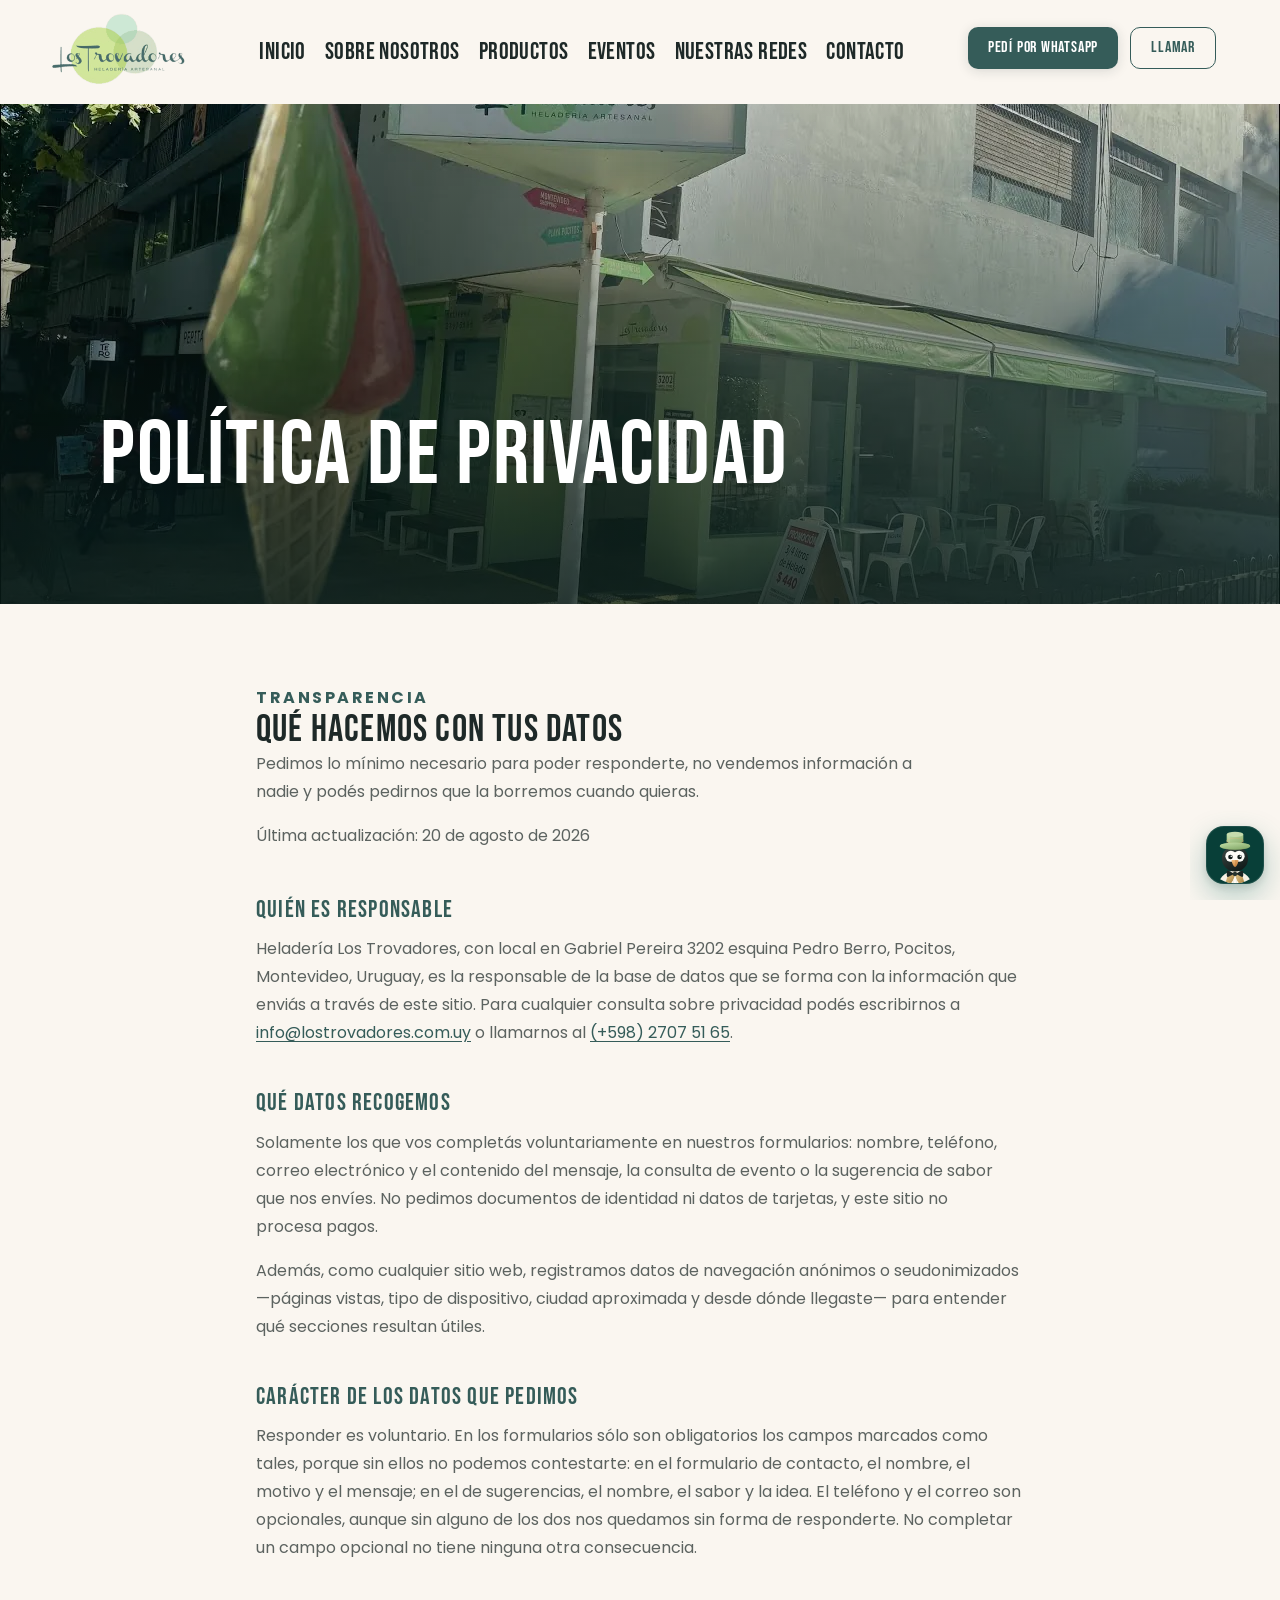
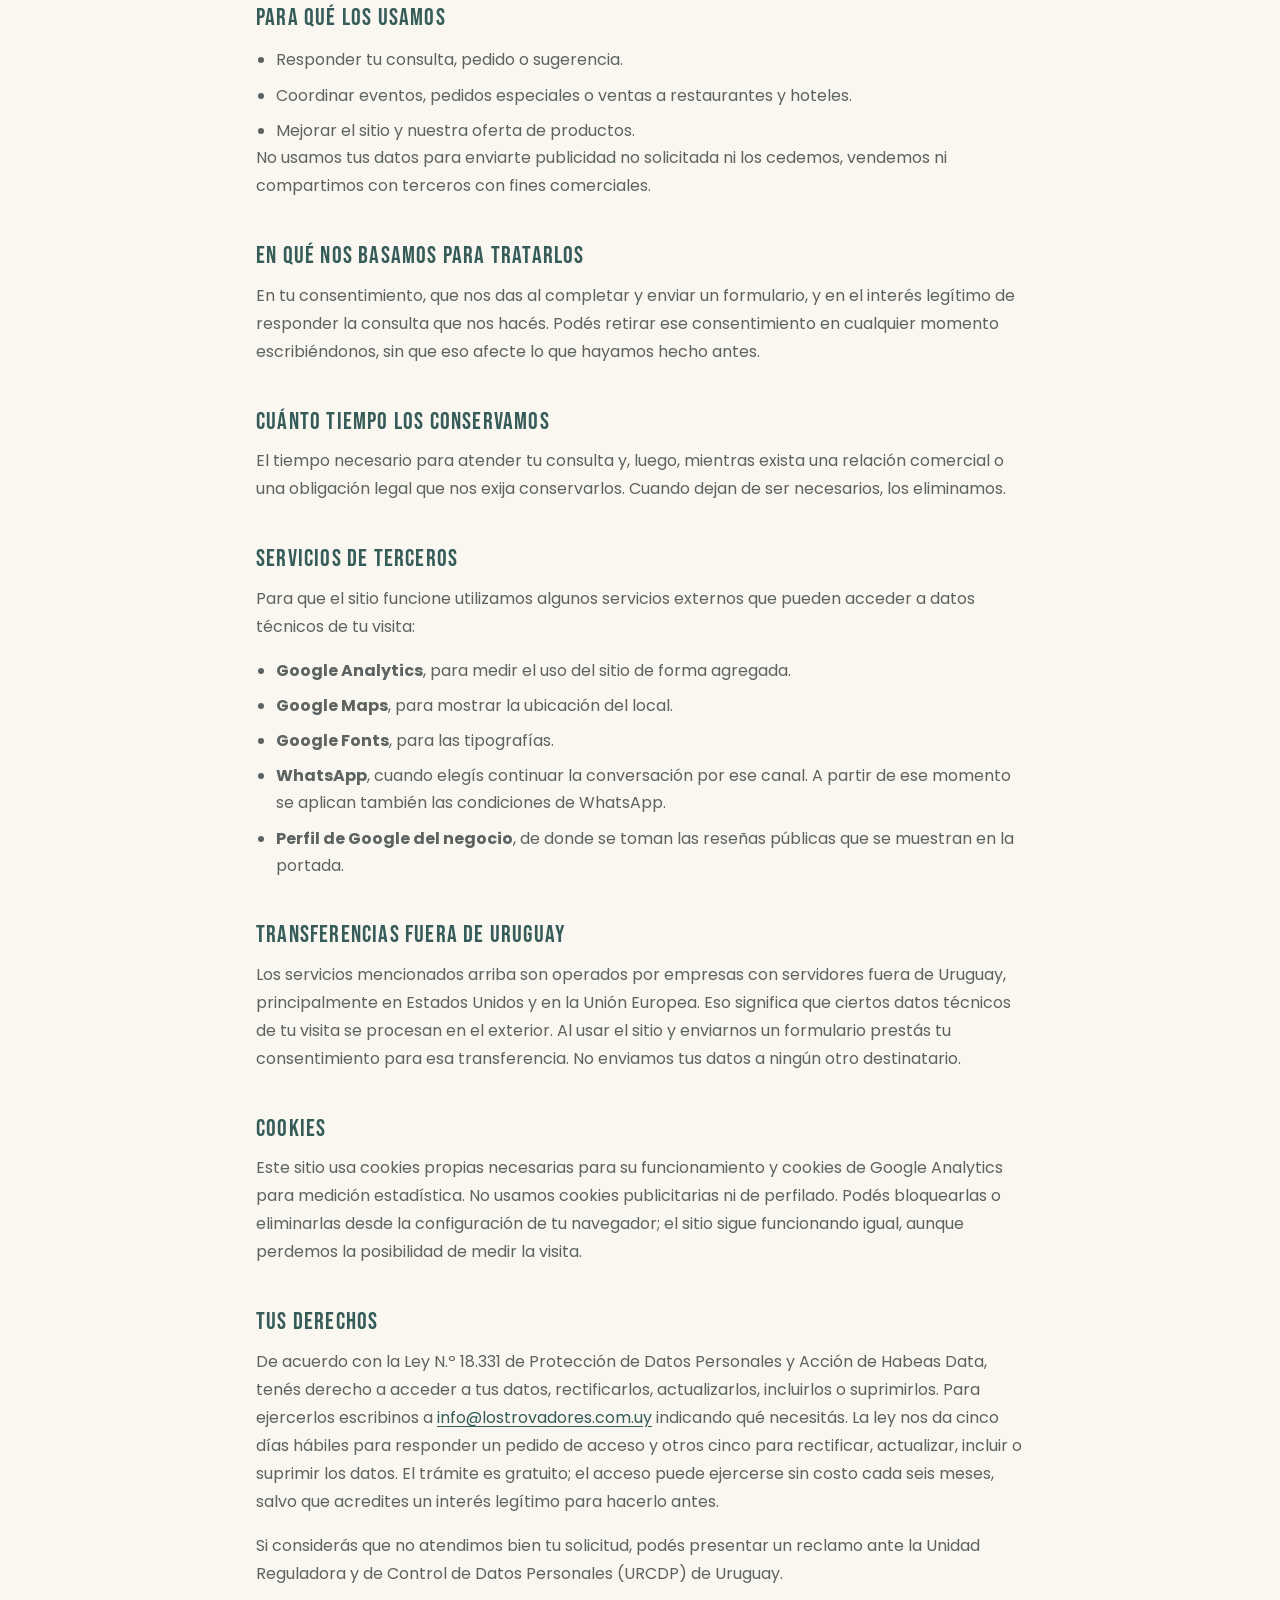
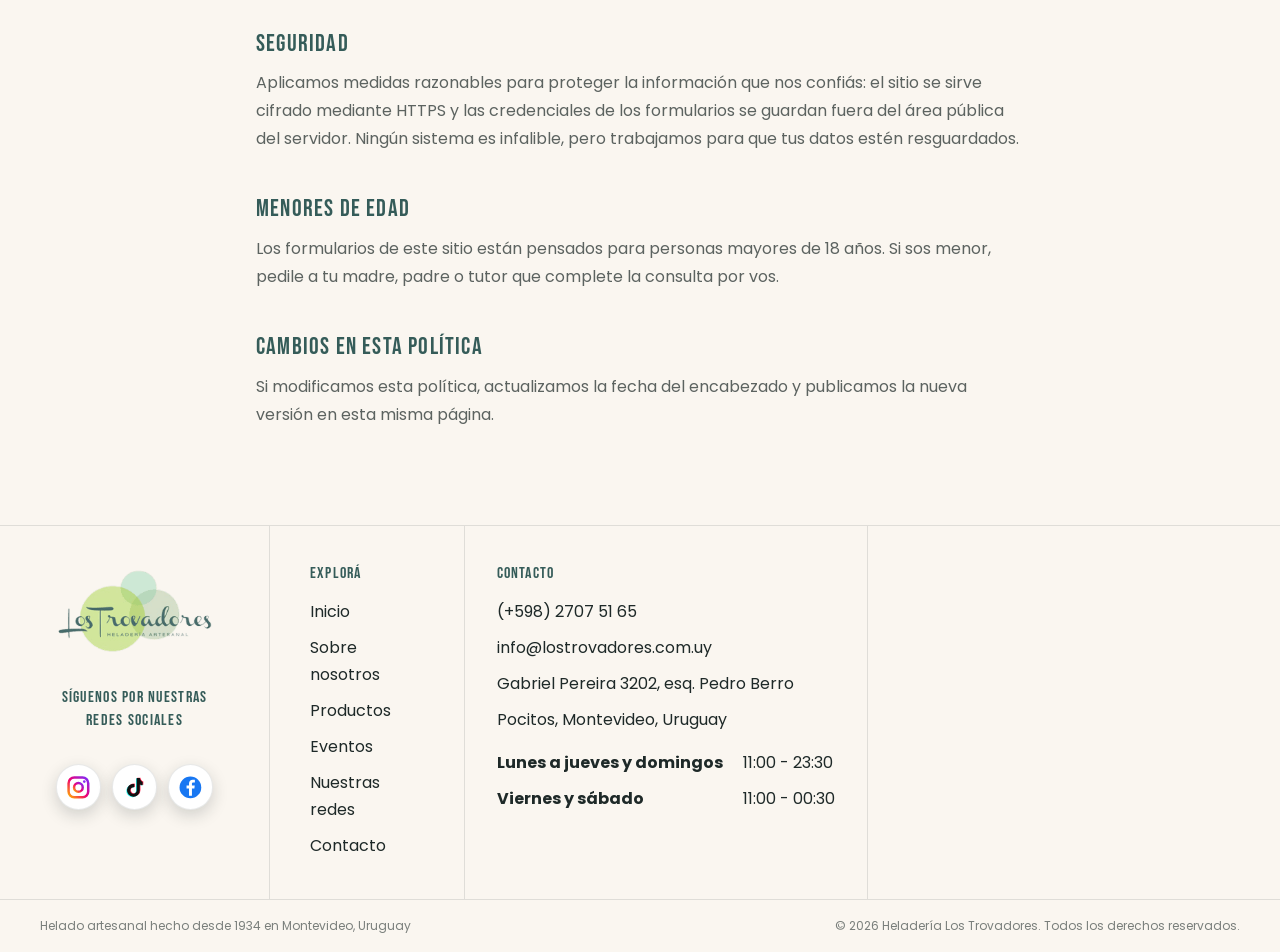
<file: privacidad.html>
<!doctype html>
<html lang="es-UY">
  <head>
    <meta charset="utf-8">
    <meta name="viewport" content="width=device-width, initial-scale=1">
    <meta
      name="description"
      content="Cómo Heladería Los Trovadores recoge, usa y protege los datos personales de quienes visitan su sitio web."
    >
    <meta name="theme-color" content="#355c59">
    <meta name="robots" content="index, follow">
    <meta property="og:type" content="website">
    <meta property="og:locale" content="es_UY">
    <meta property="og:site_name" content="Heladería Los Trovadores">
    <meta property="og:title" content="Política de privacidad | Heladería Los Trovadores">
    <meta
      property="og:description"
      content="Cómo tratamos tus datos personales, para qué los usamos y cómo podés ejercer tus derechos."
    >
    <meta property="og:image" content="https://lostrovadores.com.uy/assets/og.png">
    <meta property="og:image:alt" content="Los Trovadores, heladería artesanal desde 1934">
    <meta name="twitter:card" content="summary_large_image">
    <link rel="canonical" href="https://lostrovadores.com.uy/privacidad.html">
    <link rel="icon" href="/favicon.ico" sizes="32x32">
    <link rel="icon" type="image/png" sizes="16x16" href="/assets/favicon-16.png">
    <link rel="icon" type="image/png" sizes="32x32" href="/assets/favicon-32.png">
    <link rel="apple-touch-icon" href="/assets/apple-touch-icon.png">
    <link rel="manifest" href="/site.webmanifest">
    <link rel="preconnect" href="https://fonts.googleapis.com">
    <link rel="preconnect" href="https://fonts.gstatic.com" crossorigin>
    <link
      rel="stylesheet"
      href="https://fonts.googleapis.com/css2?family=Bebas+Neue&amp;family=Poppins:wght@400;500;600;700;800;900&amp;display=swap"
    >
    <link rel="stylesheet" href="assets/styles.css?v=20260820-privacidad">
    <title>Política de privacidad | Heladería Los Trovadores</title>
    <script src="assets/site-config.js" defer></script>
    <script src="assets/analytics.js" defer></script>
    <script src="assets/components.js?v=20260816-compact-launcher" defer></script>
    <script src="assets/main.js" defer></script>
  </head>
  <body data-page="privacidad">
    <site-header></site-header>

    <main id="contenido">
      <header
        class="page-hero"
        style="--page-image: url('/assets/hero-portada.webp')"
      >
        <div class="container page-hero__content">
          <h1>Política de privacidad</h1>
        </div>
      </header>

      <section class="section" aria-labelledby="privacidad-titulo">
        <div class="container legal-page reveal">
          <div class="legal-page__intro">
            <span class="eyebrow">Transparencia</span>
            <h2 class="section-title" id="privacidad-titulo">
              Qué hacemos con tus datos
            </h2>
            <p class="lead">
              Pedimos lo mínimo necesario para poder responderte, no vendemos
              información a nadie y podés pedirnos que la borremos cuando
              quieras.
            </p>
            <p class="legal-page__updated">
              Última actualización: 20 de agosto de 2026
            </p>
          </div>

          <h3>Quién es responsable</h3>
          <p>
            Heladería Los Trovadores, con local en Gabriel Pereira 3202 esquina
            Pedro Berro, Pocitos, Montevideo, Uruguay, es la responsable de la
            base de datos que se forma con la información que enviás a través de
            este sitio. Para cualquier consulta sobre privacidad podés
            escribirnos a
            <a href="mailto:info@lostrovadores.com.uy">info@lostrovadores.com.uy</a>
            o llamarnos al
            <a href="tel:+59827075165">(+598) 2707 51 65</a>.
          </p>

          <h3>Qué datos recogemos</h3>
          <p>
            Solamente los que vos completás voluntariamente en nuestros
            formularios: nombre, teléfono, correo electrónico y el contenido del
            mensaje, la consulta de evento o la sugerencia de sabor que nos
            envíes. No pedimos documentos de identidad ni datos de tarjetas, y
            este sitio no procesa pagos.
          </p>
          <p>
            Además, como cualquier sitio web, registramos datos de navegación
            anónimos o seudonimizados —páginas vistas, tipo de dispositivo,
            ciudad aproximada y desde dónde llegaste— para entender qué
            secciones resultan útiles.
          </p>

          <h3>Carácter de los datos que pedimos</h3>
          <p>
            Responder es voluntario. En los formularios sólo son obligatorios
            los campos marcados como tales, porque sin ellos no podemos
            contestarte: en el formulario de contacto, el nombre, el motivo y
            el mensaje; en el de sugerencias, el nombre, el sabor y la idea. El
            teléfono y el correo son opcionales, aunque sin alguno de los dos
            nos quedamos sin forma de responderte. No completar un campo
            opcional no tiene ninguna otra consecuencia.
          </p>

          <h3>Para qué los usamos</h3>
          <ul>
            <li>Responder tu consulta, pedido o sugerencia.</li>
            <li>
              Coordinar eventos, pedidos especiales o ventas a restaurantes y
              hoteles.
            </li>
            <li>Mejorar el sitio y nuestra oferta de productos.</li>
          </ul>
          <p>
            No usamos tus datos para enviarte publicidad no solicitada ni los
            cedemos, vendemos ni compartimos con terceros con fines
            comerciales.
          </p>

          <h3>En qué nos basamos para tratarlos</h3>
          <p>
            En tu consentimiento, que nos das al completar y enviar un
            formulario, y en el interés legítimo de responder la consulta que
            nos hacés. Podés retirar ese consentimiento en cualquier momento
            escribiéndonos, sin que eso afecte lo que hayamos hecho antes.
          </p>

          <h3>Cuánto tiempo los conservamos</h3>
          <p>
            El tiempo necesario para atender tu consulta y, luego, mientras
            exista una relación comercial o una obligación legal que nos exija
            conservarlos. Cuando dejan de ser necesarios, los eliminamos.
          </p>

          <h3>Servicios de terceros</h3>
          <p>
            Para que el sitio funcione utilizamos algunos servicios externos que
            pueden acceder a datos técnicos de tu visita:
          </p>
          <ul>
            <li>
              <strong>Google Analytics</strong>, para medir el uso del sitio de
              forma agregada.
            </li>
            <li>
              <strong>Google Maps</strong>, para mostrar la ubicación del local.
            </li>
            <li>
              <strong>Google Fonts</strong>, para las tipografías.
            </li>
            <li>
              <strong>WhatsApp</strong>, cuando elegís continuar la conversación
              por ese canal. A partir de ese momento se aplican también las
              condiciones de WhatsApp.
            </li>
            <li>
              <strong>Perfil de Google del negocio</strong>, de donde se toman
              las reseñas públicas que se muestran en la portada.
            </li>
          </ul>

          <h3>Transferencias fuera de Uruguay</h3>
          <p>
            Los servicios mencionados arriba son operados por empresas con
            servidores fuera de Uruguay, principalmente en Estados Unidos y en
            la Unión Europea. Eso significa que ciertos datos técnicos de tu
            visita se procesan en el exterior. Al usar el sitio y enviarnos un
            formulario prestás tu consentimiento para esa transferencia. No
            enviamos tus datos a ningún otro destinatario.
          </p>

          <h3>Cookies</h3>
          <p>
            Este sitio usa cookies propias necesarias para su funcionamiento y
            cookies de Google Analytics para medición estadística. No usamos
            cookies publicitarias ni de perfilado. Podés bloquearlas o
            eliminarlas desde la configuración de tu navegador; el sitio sigue
            funcionando igual, aunque perdemos la posibilidad de medir la
            visita.
          </p>

          <h3>Tus derechos</h3>
          <p>
            De acuerdo con la Ley N.º 18.331 de Protección de Datos Personales y
            Acción de Habeas Data, tenés derecho a acceder a tus datos,
            rectificarlos, actualizarlos, incluirlos o suprimirlos. Para
            ejercerlos escribinos a
            <a href="mailto:info@lostrovadores.com.uy">info@lostrovadores.com.uy</a>
            indicando qué necesitás. La ley nos da cinco días hábiles para
            responder un pedido de acceso y otros cinco para rectificar,
            actualizar, incluir o suprimir los datos. El trámite es gratuito;
            el acceso puede ejercerse sin costo cada seis meses, salvo que
            acredites un interés legítimo para hacerlo antes.
          </p>
          <p>
            Si considerás que no atendimos bien tu solicitud, podés presentar un
            reclamo ante la Unidad Reguladora y de Control de Datos Personales
            (URCDP) de Uruguay.
          </p>

          <h3>Seguridad</h3>
          <p>
            Aplicamos medidas razonables para proteger la información que nos
            confiás: el sitio se sirve cifrado mediante HTTPS y las credenciales
            de los formularios se guardan fuera del área pública del servidor.
            Ningún sistema es infalible, pero trabajamos para que tus datos
            estén resguardados.
          </p>

          <h3>Menores de edad</h3>
          <p>
            Los formularios de este sitio están pensados para personas mayores
            de 18 años. Si sos menor, pedile a tu madre, padre o tutor que
            complete la consulta por vos.
          </p>

          <h3>Cambios en esta política</h3>
          <p>
            Si modificamos esta política, actualizamos la fecha del encabezado y
            publicamos la nueva versión en esta misma página.
          </p>
        </div>
      </section>
    </main>

    <site-footer></site-footer>
  </body>
</html>
</file>
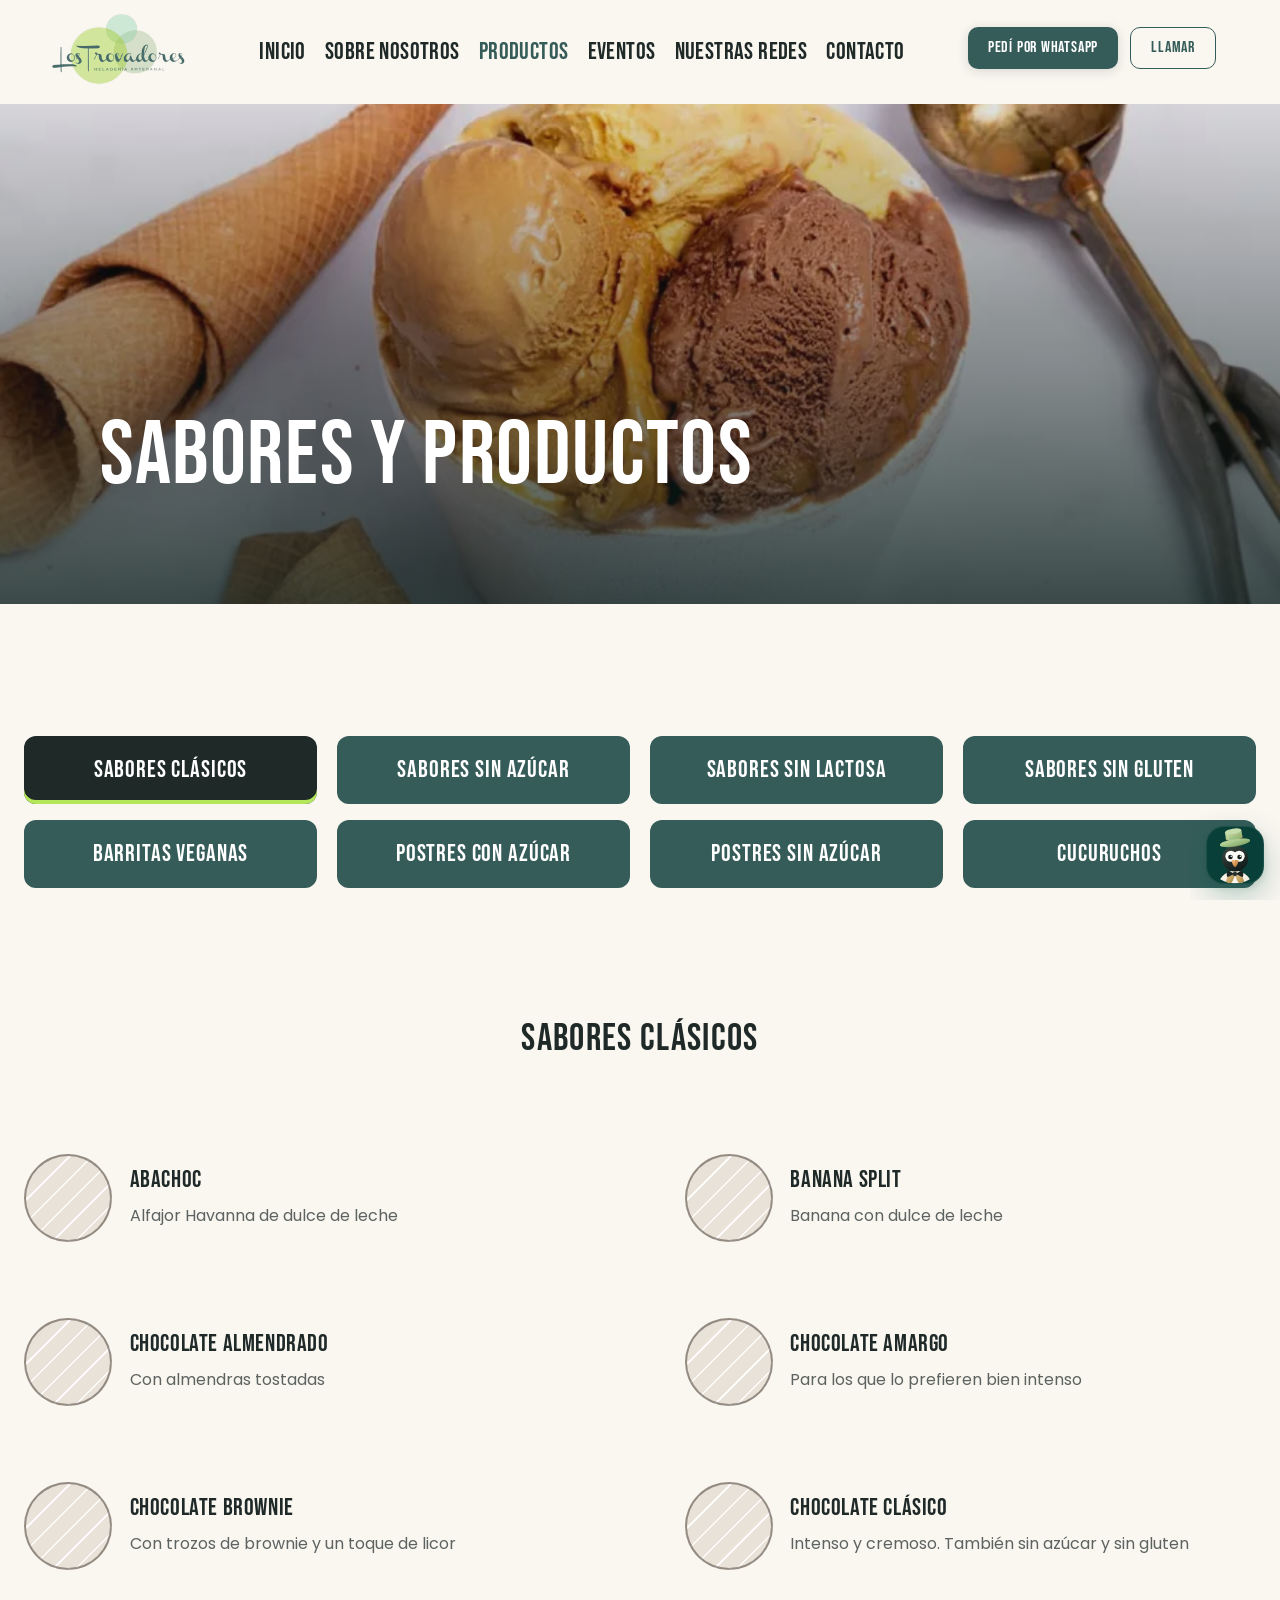
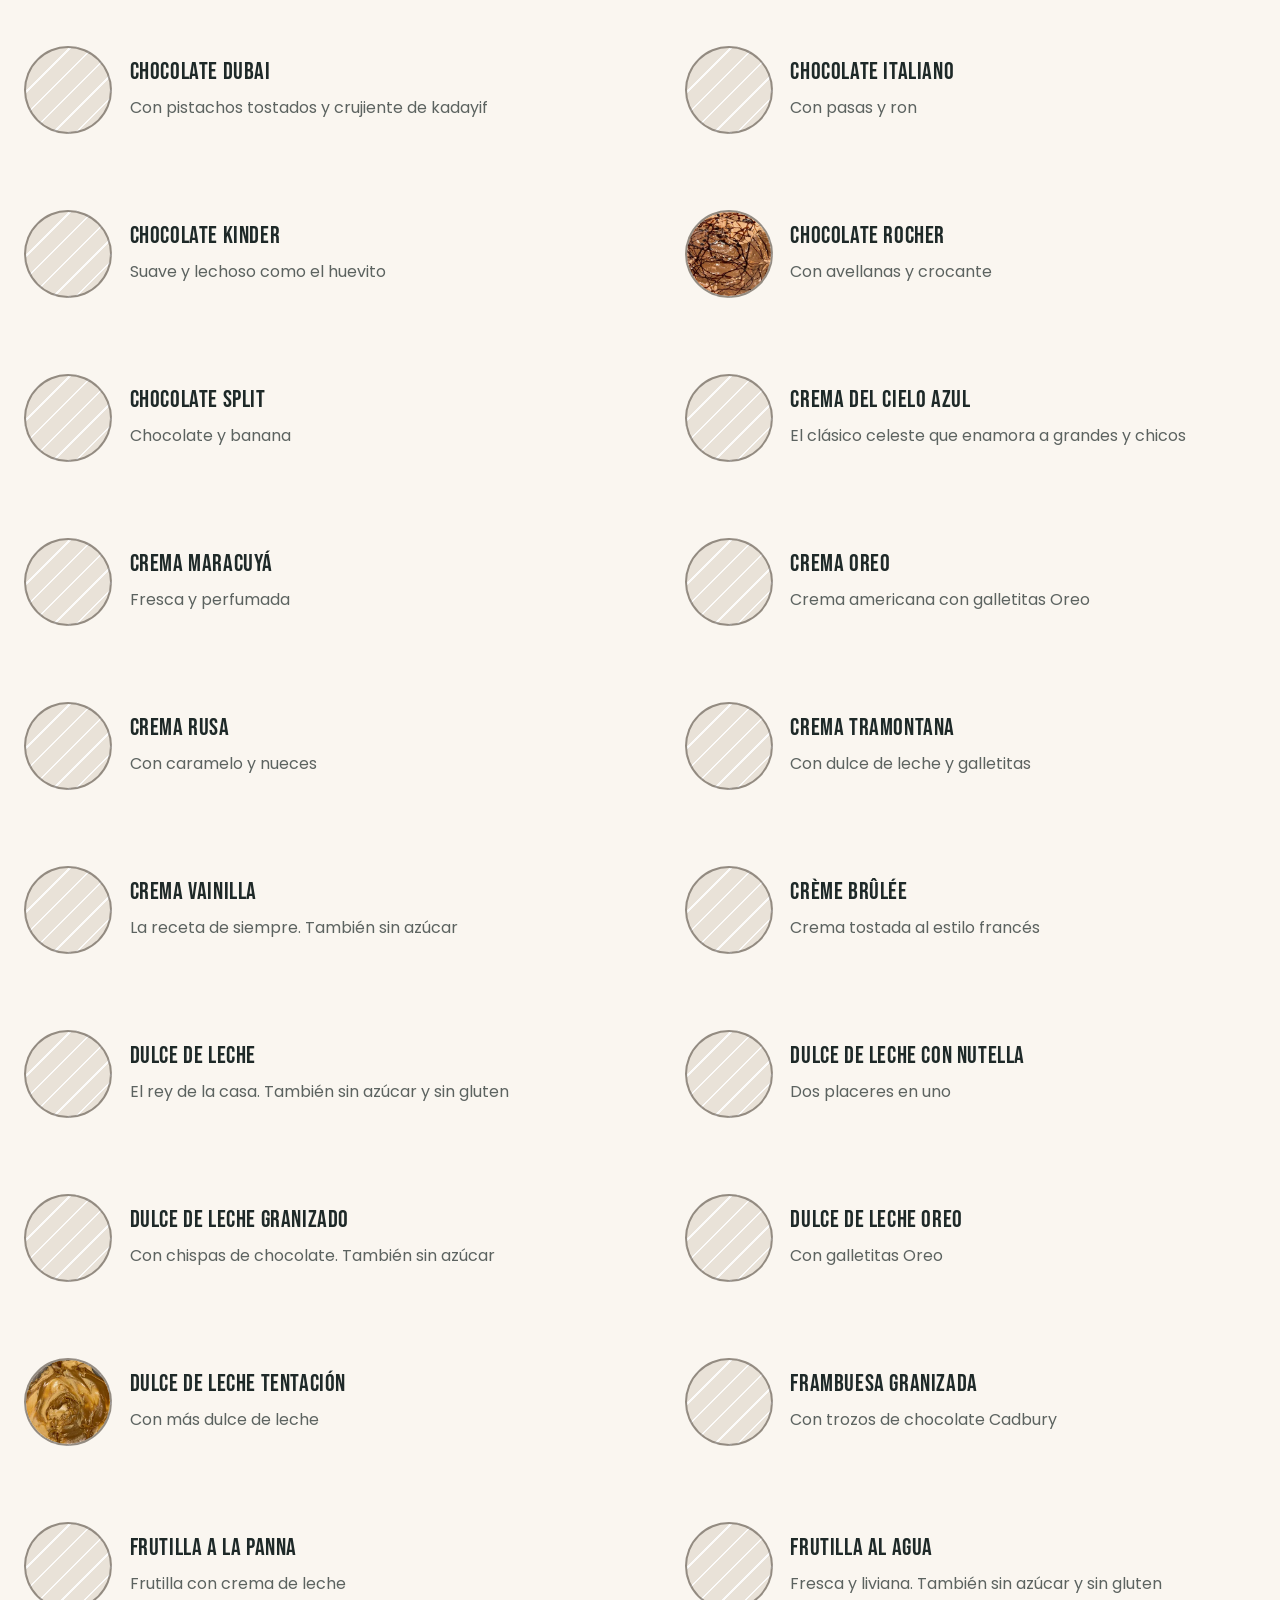
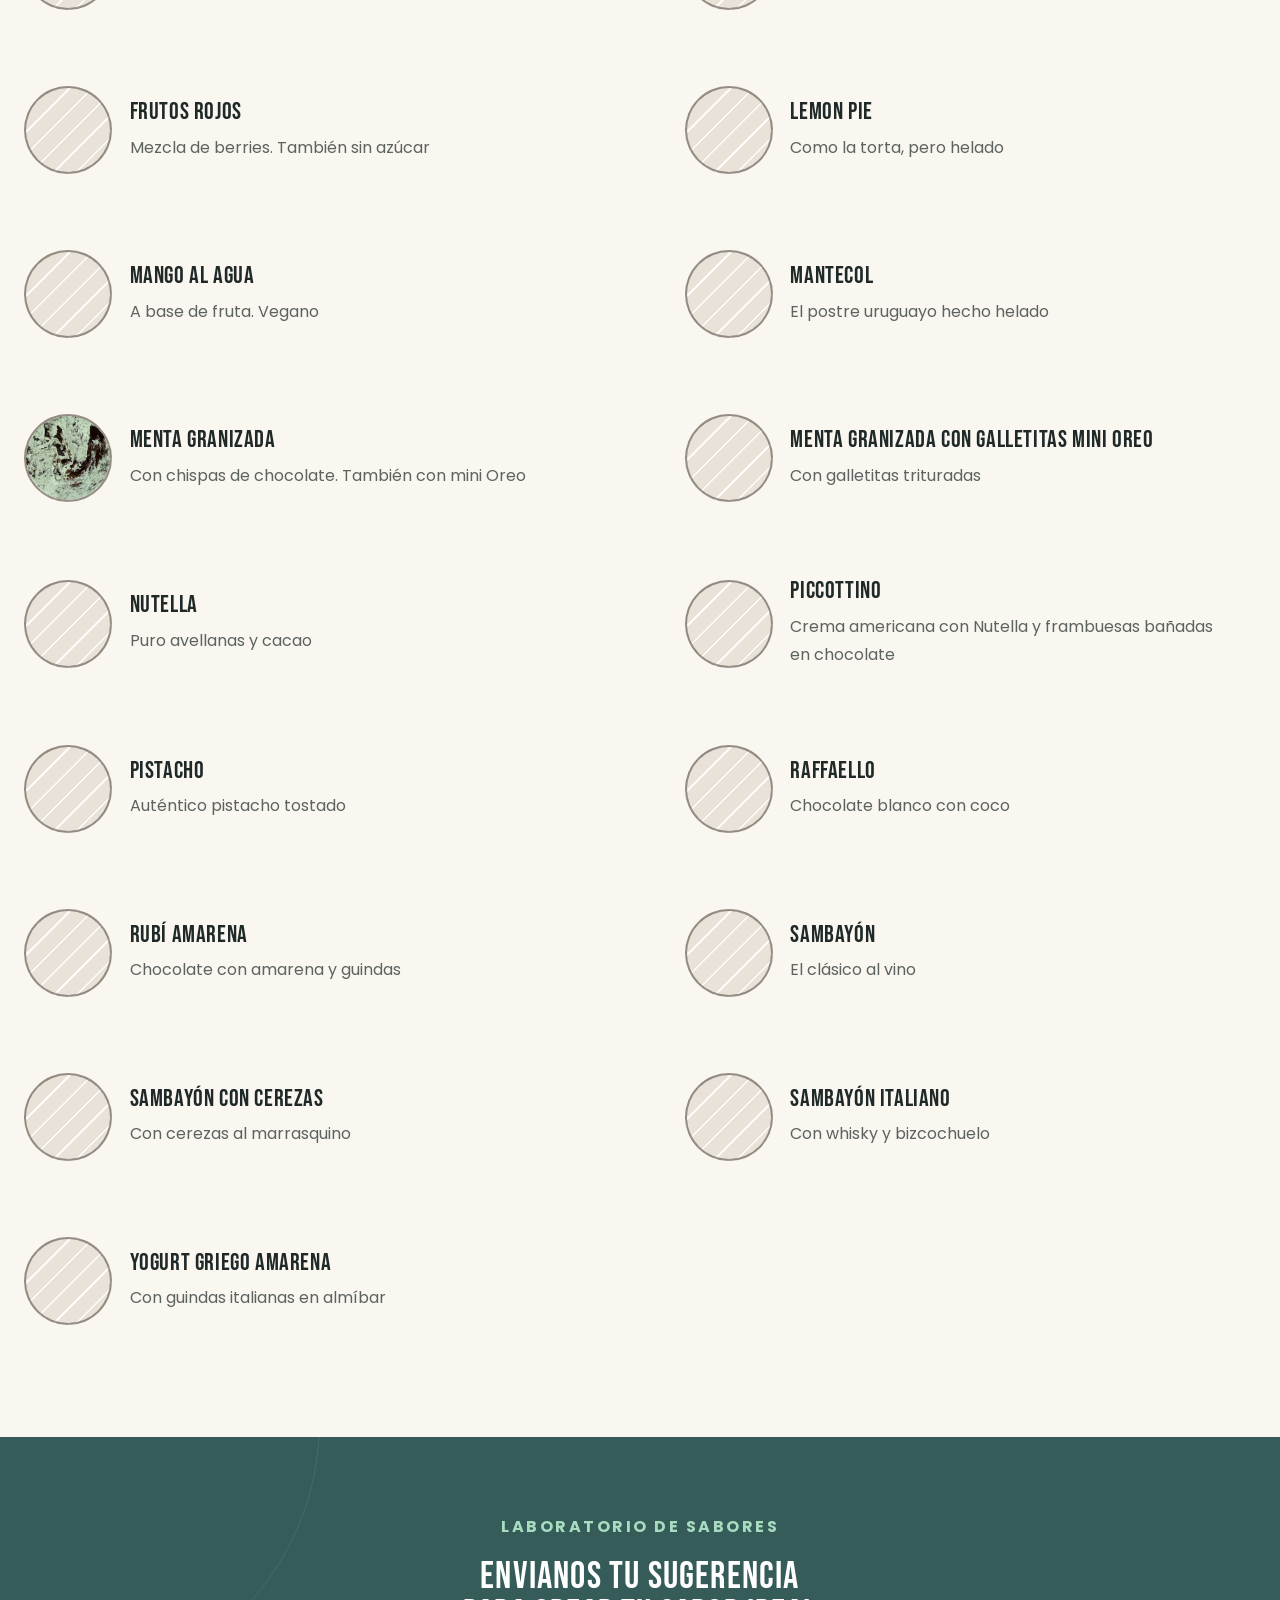
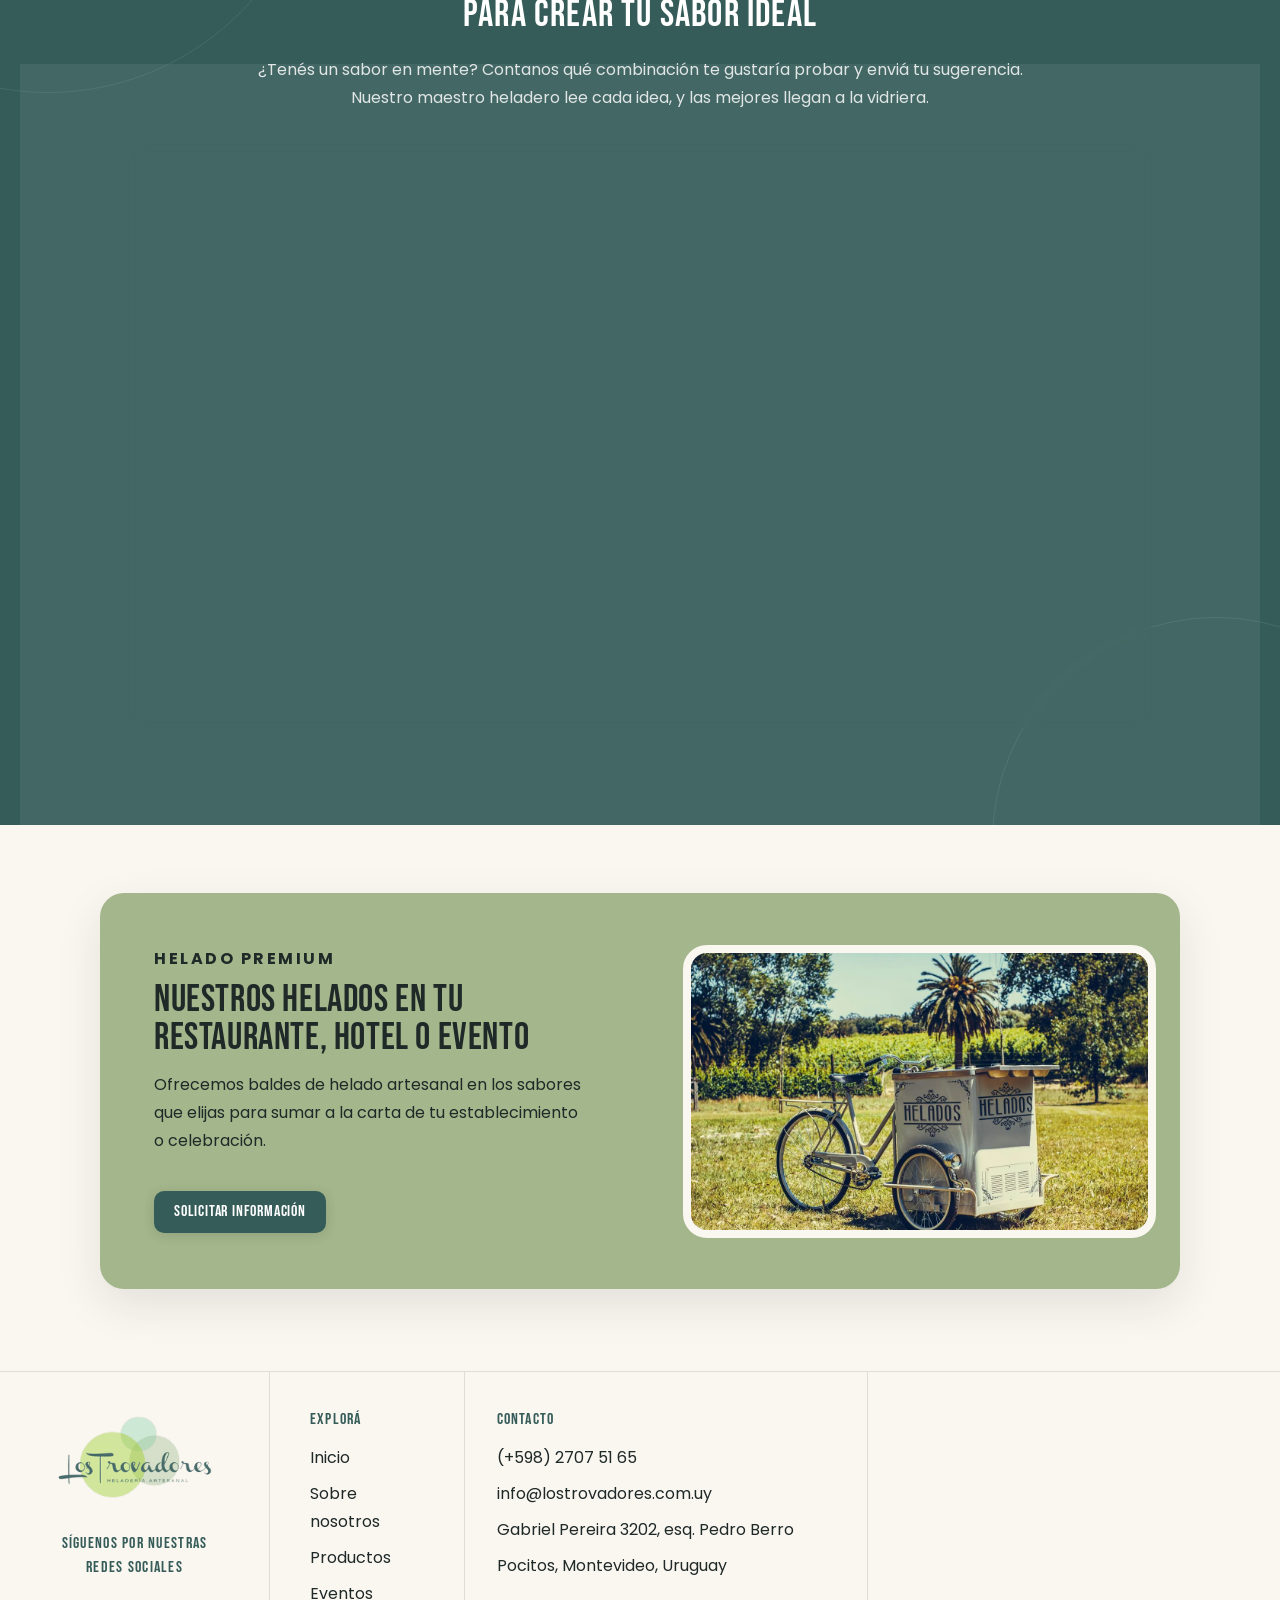
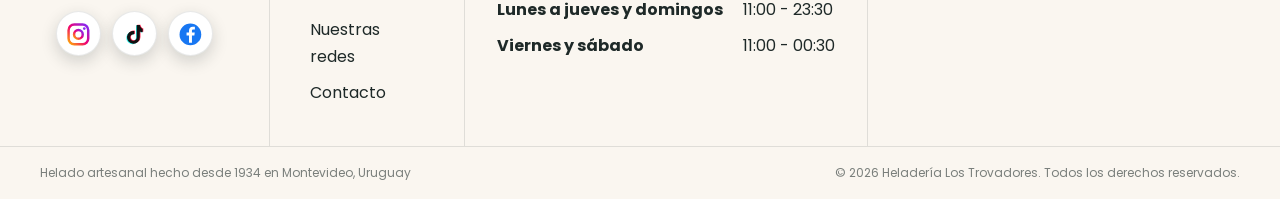
<file: productos.html>
<!doctype html>
<html lang="es-UY">
  <head>
    <meta charset="utf-8">
    <meta name="viewport" content="width=device-width, initial-scale=1">
    <meta
      name="description"
      content="Explorá los sabores clásicos, la línea sin azúcar agregada, postres y formatos de Heladería Los Trovadores."
    >
    <meta name="theme-color" content="#355c59">
    <meta property="og:type" content="website">
    <meta property="og:locale" content="es_UY">
    <meta property="og:title" content="Productos y sabores | Los Trovadores">
    <meta
      property="og:description"
      content="Más de 50 sabores artesanales y propuestas para compartir."
    >
    <meta property="og:image" content="https://lostrovadores.com.uy/assets/og.png">
    <meta property="og:image:alt" content="Los Trovadores, heladería artesanal desde 1934">
    <meta name="twitter:card" content="summary_large_image">
    <link rel="canonical" href="https://lostrovadores.com.uy/productos.html">
    <link rel="icon" href="/favicon.ico" sizes="32x32">
    <link rel="icon" type="image/png" sizes="16x16" href="/assets/favicon-16.png">
    <link rel="icon" type="image/png" sizes="32x32" href="/assets/favicon-32.png">
    <link rel="apple-touch-icon" href="/assets/apple-touch-icon.png">
    <link rel="manifest" href="/site.webmanifest">
    <link rel="preconnect" href="https://fonts.googleapis.com">
    <link rel="preconnect" href="https://fonts.gstatic.com" crossorigin>
    <link
      rel="stylesheet"
      href="https://fonts.googleapis.com/css2?family=Bebas+Neue&amp;family=Poppins:wght@400;500;600;700;800;900&amp;display=swap"
    >
    <link rel="stylesheet" href="assets/styles.css?v=20260819-body-leading">
    <title>Productos y sabores | Heladería Los Trovadores</title>
    <script src="assets/site-config.js" defer></script>
    <script src="assets/analytics.js" defer></script>
    <script src="assets/components.js?v=20260816-compact-launcher" defer></script>
    <script src="assets/products.js?v=20260816-adu-banner-v2" defer></script>
    <script src="assets/main.js?v=20260816-adu-banner" defer></script>
  </head>
  <body data-page="productos">
    <site-header></site-header>

    <main id="contenido">
      <header
        class="page-hero"
        style="--page-image: url('/assets/card-clasicos.webp')"
      >
        <div class="container page-hero__content">
          <h1 id="sabores-titulo">Sabores y productos</h1>
        </div>
      </header>

      <section
        class="section product-catalog"
        id="sabores"
        aria-labelledby="sabores-titulo"
      >
        <div class="container product-catalog__inner">
          <div
            class="flavor-controls"
            data-flavor-controls
            role="tablist"
            aria-label="Categorías de sabores y productos"
          >
            <button
              class="filter-button"
              id="categoria-clasicos"
              type="button"
              role="tab"
              aria-selected="true"
              data-category="clasicos"
            >Sabores clásicos</button>
            <button
              class="filter-button"
              id="categoria-sin-azucar"
              type="button"
              role="tab"
              aria-selected="false"
              tabindex="-1"
              data-category="sin-azucar"
            >Sabores sin azúcar</button>
            <button
              class="filter-button"
              id="categoria-sin-lactosa"
              type="button"
              role="tab"
              aria-selected="false"
              tabindex="-1"
              data-category="sin-lactosa"
            >Sabores sin lactosa</button>
            <button
              class="filter-button"
              id="categoria-sin-gluten"
              type="button"
              role="tab"
              aria-selected="false"
              tabindex="-1"
              data-category="sin-gluten"
            >Sabores sin gluten</button>
            <button
              class="filter-button"
              id="categoria-barritas-veganas"
              type="button"
              role="tab"
              aria-selected="false"
              tabindex="-1"
              data-category="barritas-veganas"
            >Barritas veganas</button>
            <button
              class="filter-button"
              id="categoria-postres-con-azucar"
              type="button"
              role="tab"
              aria-selected="false"
              tabindex="-1"
              data-category="postres-con-azucar"
            >Postres con azúcar</button>
            <button
              class="filter-button"
              id="categoria-postres-sin-azucar"
              type="button"
              role="tab"
              aria-selected="false"
              tabindex="-1"
              data-category="postres-sin-azucar"
            >Postres sin azúcar</button>
            <button
              class="filter-button"
              id="categoria-cucuruchos"
              type="button"
              role="tab"
              aria-selected="false"
              tabindex="-1"
              data-category="cucuruchos"
            >Cucuruchos</button>
          </div>

          <div class="catalog-results">
            <h2 class="catalog-category-title" data-flavor-title>
              Sabores clásicos
            </h2>
            <figure
              class="catalog-category-photo adu-story-banner"
              data-category-photo
              hidden
            >
              <figcaption class="adu-story-banner__content">
                <div class="adu-story-banner__copy">
                  <span class="adu-story-banner__eyebrow">
                    Pioneros desde hace más de 30 años
                  </span>
                  <h3>
                    Somos la primera heladería de Uruguay en contar con el
                    <span>Sello de Recomendación de ADU</span>
                  </h3>
                  <p>
                    Desarrollamos nuestra línea junto a nutricionistas para
                    brindar seguridad y tranquilidad, con el sabor y la calidad
                    que nos caracterizan.
                  </p>
                  <a
                    class="adu-story-banner__link"
                    href="https://www.adu.org.uy/index.php/sello-adu"
                    target="_blank"
                    rel="noopener noreferrer"
                  >Conocé más sobre el Sello ADU</a>
                </div>
              </figcaption>
              <div class="adu-story-banner__seal-stage">
                <img
                  class="adu-story-banner__seal"
                  src="assets/sello-adu.jpg"
                  alt="Producto recomendado por ADU, Asociación de Diabéticos del Uruguay"
                  width="200"
                  height="300"
                  loading="eager"
                  decoding="async"
                >
              </div>
              <div class="adu-story-banner__gallery">
                <div class="adu-story-banner__feature">
                  <img
                    class="adu-story-banner__photo adu-story-banner__photo--collage"
                    src="assets/banner-adu-productos.jpg"
                    alt="Composición de helados y postres sin azúcar"
                    width="1536"
                    height="1024"
                    loading="eager"
                    decoding="async"
                  >
                </div>
              </div>
            </figure>
            <div
              id="lista-productos"
              class="flavor-grid"
              data-flavor-grid
              role="tabpanel"
              aria-labelledby="categoria-clasicos"
              aria-live="polite"
            ></div>

            <section
              class="ceaps-guide"
              id="guia-ceaps"
              data-ceaps-guide
              aria-labelledby="ceaps-titulo"
              hidden
            >
              <div class="ceaps-guide__intro">
                <span class="ceaps-guide__eyebrow">Información nutricional</span>
                <h2 class="ceaps-guide__title" id="ceaps-titulo">
                  Valores nutricionales certificados por el Comité de
                  Evaluación de Alimentos, Productos y Servicios (CEAPS) de la
                  Asociación de Diabéticos del Uruguay (ADU)
                </h2>
              </div>

              <div class="ceaps-guide__grid">
                <article class="ceaps-card ceaps-card--table">
                  <span class="ceaps-card__label">Por porción</span>
                  <h3>Tabla nutricional por producto</h3>
                  <div class="ceaps-table-scroll" tabindex="0" role="region" aria-label="Tabla nutricional desplazable">
                    <table class="ceaps-table">
                      <thead>
                        <tr>
                          <th scope="col">Producto</th>
                          <th scope="col">Porción</th>
                          <th scope="col">Valor energético</th>
                          <th scope="col">H de C</th>
                          <th scope="col">Proteínas</th>
                          <th scope="col">Grasas totales</th>
                          <th scope="col">Grasas saturadas</th>
                          <th scope="col">Grasas trans</th>
                          <th scope="col">Fibra</th>
                          <th scope="col">Sodio</th>
                        </tr>
                      </thead>
                      <tbody>
                        <tr><th scope="row">Sándwich triple</th><td>80 g <small>1 unidad</small></td><td>66 kcal <small>3% VD</small></td><td>11 <small>4% VD</small></td><td>2.8 <small>4% VD</small></td><td>1.2 <small>2% VD</small></td><td>0.3 <small>1% VD</small></td><td>0</td><td>4.9 <small>20% VD</small></td><td>31 <small>1% VD</small></td></tr>
                        <tr><th scope="row">Barrita de crema</th><td>60 g <small>1 unidad</small></td><td>107 kcal <small>5% VD</small></td><td>6.5 <small>2% VD</small></td><td>1.4 <small>2% VD</small></td><td>8.4 <small>15% VD</small></td><td>6.4 <small>29% VD</small></td><td>0</td><td>2.7 <small>11% VD</small></td><td>17 <small>1% VD</small></td></tr>
                        <tr><th scope="row">Barrita de crema</th><td>50 g <small>1 unidad</small></td><td>100 kcal <small>5% VD</small></td><td>5.7 <small>2% VD</small></td><td>0.9 <small>1% VD</small></td><td>8.2 <small>15% VD</small></td><td>6.3 <small>29% VD</small></td><td>0</td><td>2.0 <small>8% VD</small></td><td>0</td></tr>
                        <tr><th scope="row">Helado de chocolate</th><td>60 g <small>1 bocha</small></td><td>36 kcal <small>2% VD</small></td><td>4.4 <small>2% VD</small></td><td>2.1 <small>3% VD</small></td><td>1.1 <small>2% VD</small></td><td>0.4 <small>2% VD</small></td><td>0</td><td>3.3 <small>13% VD</small></td><td>42 <small>2% VD</small></td></tr>
                        <tr><th scope="row">Helado de crema</th><td>60 g <small>1 bocha</small></td><td>24 kcal <small>1% VD</small></td><td>2.9 <small>1% VD</small></td><td>1 <small>1% VD</small></td><td>0.9 <small>2% VD</small></td><td>0.7 <small>3% VD</small></td><td>0</td><td>3.5 <small>14% VD</small></td><td>15 <small>1% VD</small></td></tr>
                        <tr><th scope="row">Helado de menta</th><td>60 g <small>1 bocha</small></td><td>23 kcal</td><td>2.5</td><td>0.9</td><td>1.0</td><td>0.9</td><td>0</td><td>3.6</td><td>18</td></tr>
                        <tr><th scope="row">Helado de frutilla</th><td>60 g <small>1 bocha</small></td><td>17 kcal <small>1% VD</small></td><td>2.2 <small>1% VD</small></td><td>1 <small>1% VD</small></td><td>0.5 <small>1% VD</small></td><td>0</td><td>0</td><td>4.2 <small>17% VD</small></td><td>6 <small>0% VD</small></td></tr>
                        <tr><th scope="row">Alfajor helado de dulce de leche con baño de chocolate</th><td>80 g <small>1 unidad</small></td><td>170 kcal <small>9% VD</small></td><td>18 <small>6% VD</small></td><td>12 <small>16% VD</small></td><td>5.5 <small>10% VD</small></td><td>2.9 <small>13% VD</small></td><td>0</td><td>5.8 <small>23% VD</small></td><td>83 <small>3% VD</small></td></tr>
                        <tr><th scope="row">Torta helada</th><td>150 g</td><td>160 kcal <small>8% VD</small></td><td>9.3 <small>2% VD</small></td><td>3.2 <small>1% VD</small></td><td>12.6 <small>6% VD</small></td><td>11.8 <small>5% VD</small></td><td>0</td><td>8.6 <small>33% VD</small></td><td>75 <small>3% VD</small></td></tr>
                        <tr><th scope="row">Barquillos</th><td>32 g <small>8 unidades</small></td><td>152 kcal <small>8% VD</small></td><td>24 <small>8% VD</small></td><td>4 <small>13% VD</small></td><td>1.7 <small>3% VD</small></td><td>0.5 <small>2% VD</small></td><td>0</td><td>0.4 <small>2% VD</small></td><td>87 <small>4% VD</small></td></tr>
                      </tbody>
                    </table>
                  </div>
                </article>

                <p class="ceaps-guide__subheading">Informe de resultados · cada 100 gr de producto</p>

                <article class="ceaps-card">
                  <h3 class="ceaps-flavor-name">Crema sin azúcar</h3>
                  <dl class="ceaps-facts">
                    <div><dt>Carbohidratos totales</dt><dd>4.9</dd></div>
                    <div><dt>Azúcares totales</dt><dd>3.5</dd></div>
                    <div><dt>Sacarosa</dt><dd>0</dd></div>
                    <div><dt>Lactosa</dt><dd>3.5</dd></div>
                    <div><dt>Glucosa</dt><dd>0</dd></div>
                    <div><dt>Almidón</dt><dd>0</dd></div>
                    <div><dt>Polialcoholes</dt><dd>1.4</dd></div>
                    <div><dt>Proteínas</dt><dd>1.7</dd></div>
                    <div><dt>Grasas totales</dt><dd>1.5</dd></div>
                    <div><dt>Grasas saturadas</dt><dd>1.1</dd></div>
                    <div><dt>Fibra alimentaria</dt><dd>5.8</dd></div>
                    <div><dt>Sodio</dt><dd>25</dd></div>
                    <div><dt>Polidextrosa</dt><dd>—</dd></div>
                    <div><dt>Fructuosa</dt><dd>—</dd></div>
                  </dl>
                </article>

                <article class="ceaps-card">
                  <h3 class="ceaps-flavor-name">Frutilla sin azúcar</h3>
                  <dl class="ceaps-facts">
                    <div><dt>Carbohidratos totales</dt><dd>3.6</dd></div>
                    <div><dt>Azúcares totales</dt><dd>3.5</dd></div>
                    <div><dt>Sacarosa</dt><dd>0</dd></div>
                    <div><dt>Lactosa</dt><dd>0</dd></div>
                    <div><dt>Glucosa</dt><dd>0</dd></div>
                    <div><dt>Almidón</dt><dd>0</dd></div>
                    <div><dt>Polialcoholes</dt><dd>1.4</dd></div>
                    <div><dt>Proteínas</dt><dd>1.6</dd></div>
                    <div><dt>Grasas totales</dt><dd>0.9</dd></div>
                    <div><dt>Grasas saturadas</dt><dd>0</dd></div>
                    <div><dt>Fibra alimentaria</dt><dd>7</dd></div>
                    <div><dt>Sodio</dt><dd>10</dd></div>
                    <div><dt>Polidextrosa</dt><dd>5.1</dd></div>
                    <div><dt>Fructuosa</dt><dd>1.5</dd></div>
                  </dl>
                </article>

                <article class="ceaps-card">
                  <h3 class="ceaps-flavor-name">Chocolate sin azúcar</h3>
                  <dl class="ceaps-facts">
                    <div><dt>Carbohidratos totales</dt><dd>7.3</dd></div>
                    <div><dt>Azúcares totales</dt><dd>4.4</dd></div>
                    <div><dt>Sacarosa</dt><dd>0</dd></div>
                    <div><dt>Lactosa</dt><dd>2</dd></div>
                    <div><dt>Glucosa</dt><dd>0</dd></div>
                    <div><dt>Almidón</dt><dd>2.9</dd></div>
                    <div><dt>Polialcoholes</dt><dd>1.5</dd></div>
                    <div><dt>Proteínas</dt><dd>3.5</dd></div>
                    <div><dt>Grasas totales</dt><dd>1.9</dd></div>
                    <div><dt>Grasas saturadas</dt><dd>0.7</dd></div>
                    <div><dt>Fibra alimentaria</dt><dd>5.5</dd></div>
                    <div><dt>Sodio</dt><dd>70</dd></div>
                    <div><dt>Polidextrosa</dt><dd>4.5</dd></div>
                    <div><dt>Fructuosa</dt><dd>0</dd></div>
                  </dl>
                </article>
              </div>

            </section>
          </div>
        </div>
      </section>

      <section
        class="section section--forest flavor-lab"
        id="laboratorio"
        aria-labelledby="idea-titulo"
      >
        <div class="container flavor-lab__layout">
          <div class="stack reveal flavor-lab__intro">
            <span class="eyebrow">Laboratorio de sabores</span>
            <h2 class="section-title" id="idea-titulo">
              Envianos tu sugerencia para crear tu sabor ideal
            </h2>
            <p class="lead">
              ¿Tenés un sabor en mente? Contanos qué combinación te gustaría
              probar y enviá tu sugerencia. Nuestro maestro heladero lee cada
              idea, y las mejores llegan a la vidriera.
            </p>
          </div>
          <form
            class="form reveal flavor-lab__form"
            data-email-form
            data-heading="Sugerencia de sabor desde la web"
            data-subject="Nueva sugerencia de sabor — Los Trovadores"
            novalidate
          >
            <div class="field">
              <label for="nombre-sabor">Nombre</label>
              <input
                id="nombre-sabor"
                name="Nombre"
                autocomplete="name"
                placeholder="Cómo te llamás"
                required
              >
            </div>
            <div class="field">
              <label for="sabor-ideal">Tu sabor ideal</label>
              <input
                id="sabor-ideal"
                name="Sabor ideal"
                placeholder="Ej.: pistacho con dulce de leche"
                required
              >
            </div>
            <div class="field">
              <label for="sabor-idea">Contanos tu idea</label>
              <textarea
                id="sabor-idea"
                name="Idea"
                required
                placeholder="Ingredientes, inspiración o combinación…"
              ></textarea>
            </div>
            <!-- Honeypot antispam: invisible para personas, visible para bots -->
            <div class="form-honeypot" aria-hidden="true">
              <label for="sabor-honey">No completar</label>
              <input id="sabor-honey" name="_honey" tabindex="-1" autocomplete="off">
            </div>
            <div class="field field--consent form-consent">
              <input
                id="sabor-consentimiento"
                name="Consentimiento"
                type="checkbox"
                value="Acepta la política de privacidad"
                required
              >
              <label for="sabor-consentimiento">
                Acepto que Los Trovadores use mis datos para responder esta
                sugerencia, según la
                <a href="privacidad.html">política de privacidad</a>.
              </label>
            </div>
            <button class="button button--light" type="submit" data-submit>
              <span class="form-spinner" data-spinner hidden></span>
              <span data-submit-label>Enviar sugerencia</span>
            </button>
            <p class="form-note">
              Leemos todas las sugerencias. Seguinos en
              <a
                class="flavor-lab__instagram"
                href="https://www.instagram.com/heladerialostrovadores/"
                target="_blank"
                rel="noopener noreferrer"
              >
                Instagram
              </a>
              para enterarte cuál es el próximo sabor que sumamos.
            </p>
            <p class="form-error" data-error role="alert" hidden></p>
          </form>

          <div class="form-success" data-success tabindex="-1" role="status" aria-live="polite" hidden>
            <span class="form-success__check" aria-hidden="true">
              <svg width="30" height="30" viewBox="0 0 24 24" fill="none" stroke="currentColor" stroke-width="2.6" stroke-linecap="round" stroke-linejoin="round">
                <path d="M20 6 9 17l-5-5"></path>
              </svg>
            </span>
            <p class="form-success__title">Gracias por enviarnos tu sugerencia.</p>
            <p class="form-success__text">
              Ya la recibimos y nuestro maestro heladero la va a leer con
              atención.
            </p>
            <button class="form-success__again" type="button" data-reset>
              Enviar otra sugerencia
            </button>
          </div>
        </div>
      </section>

      <business-cta></business-cta>
    </main>

    <site-footer></site-footer>
  </body>
</html>
</file>
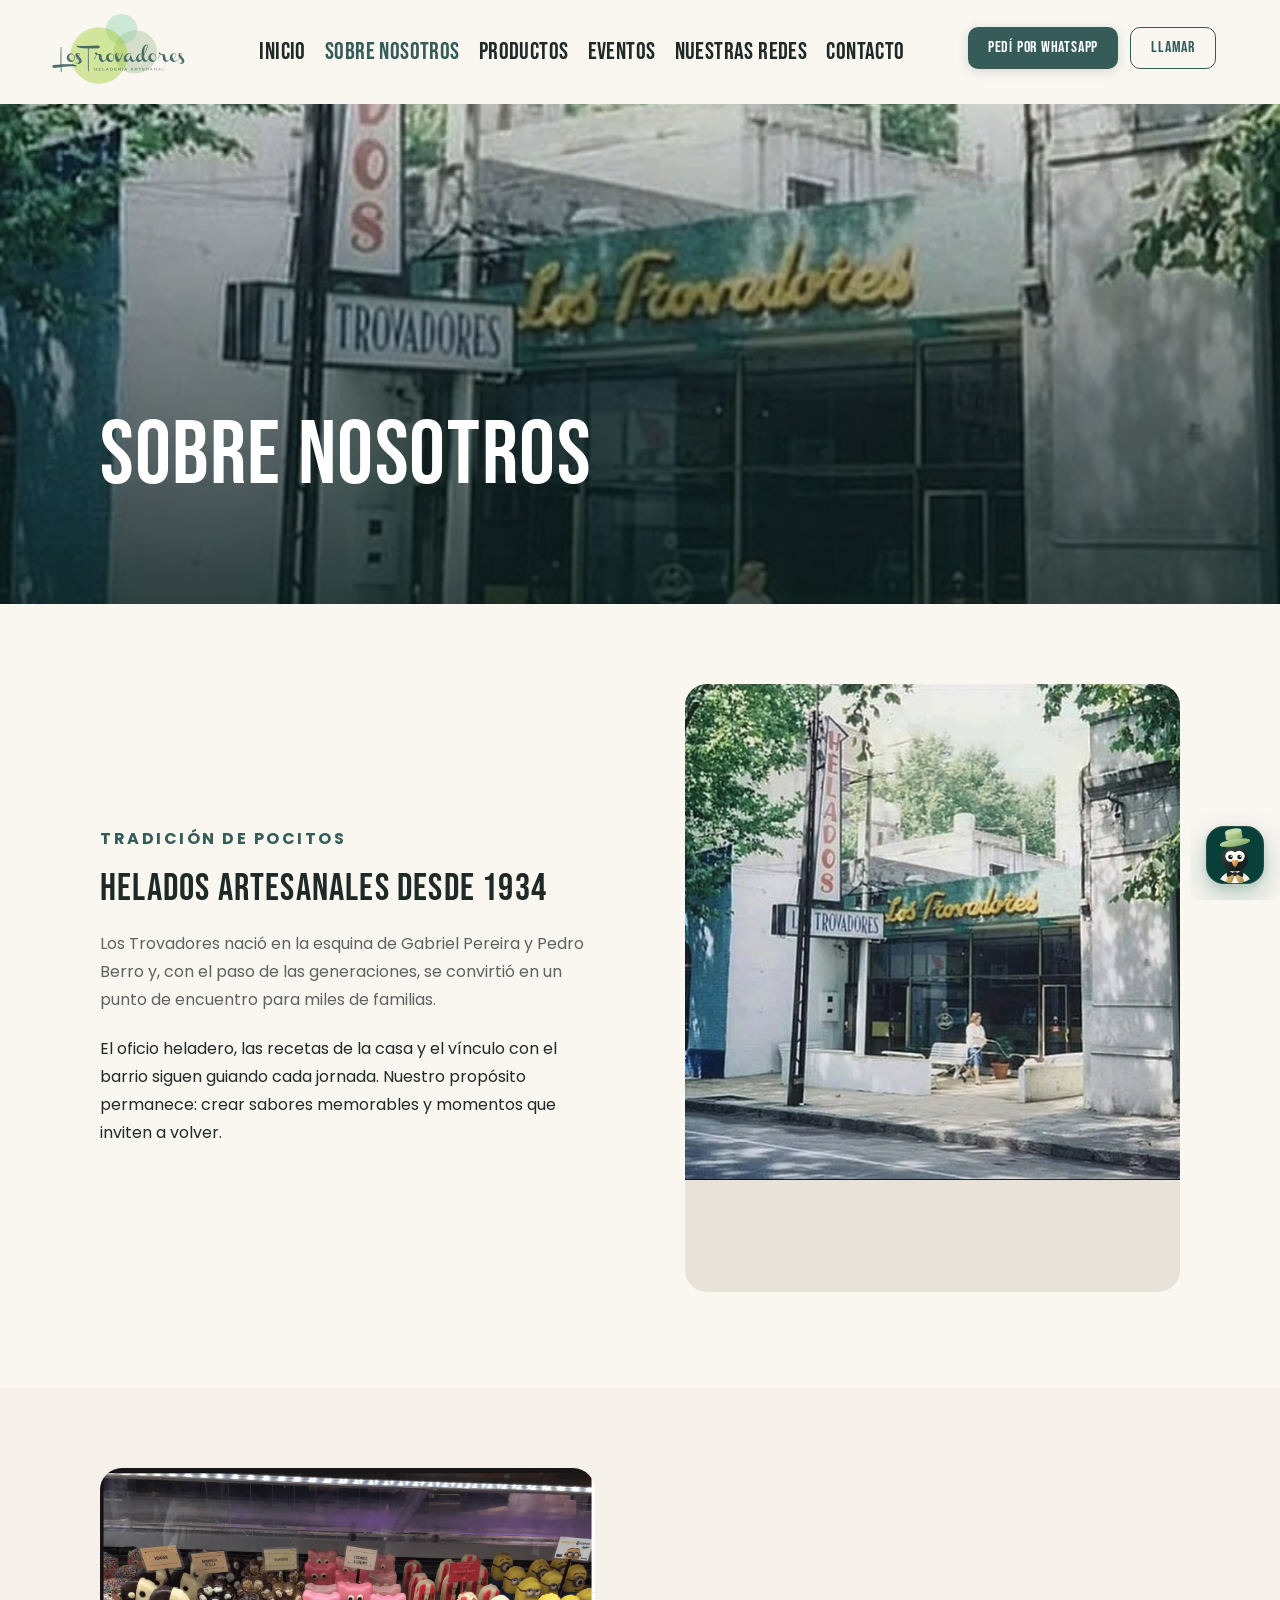
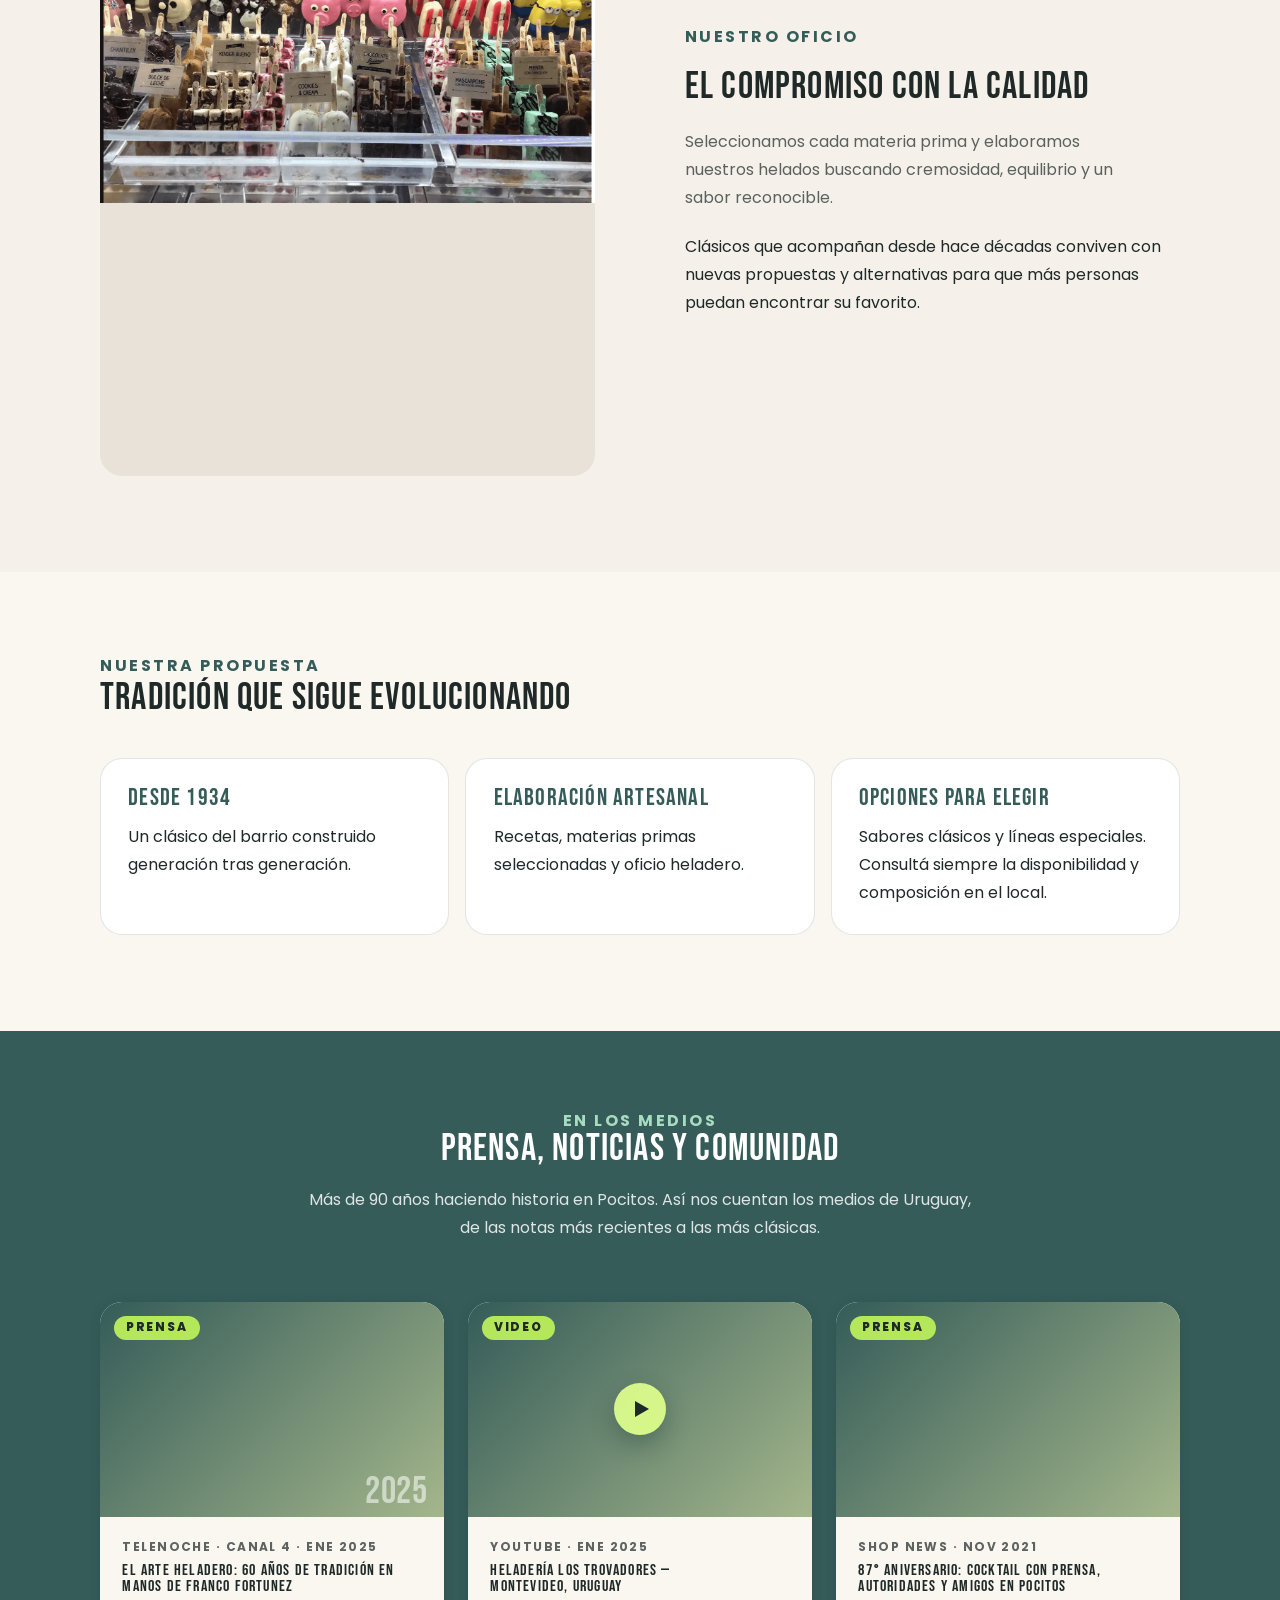
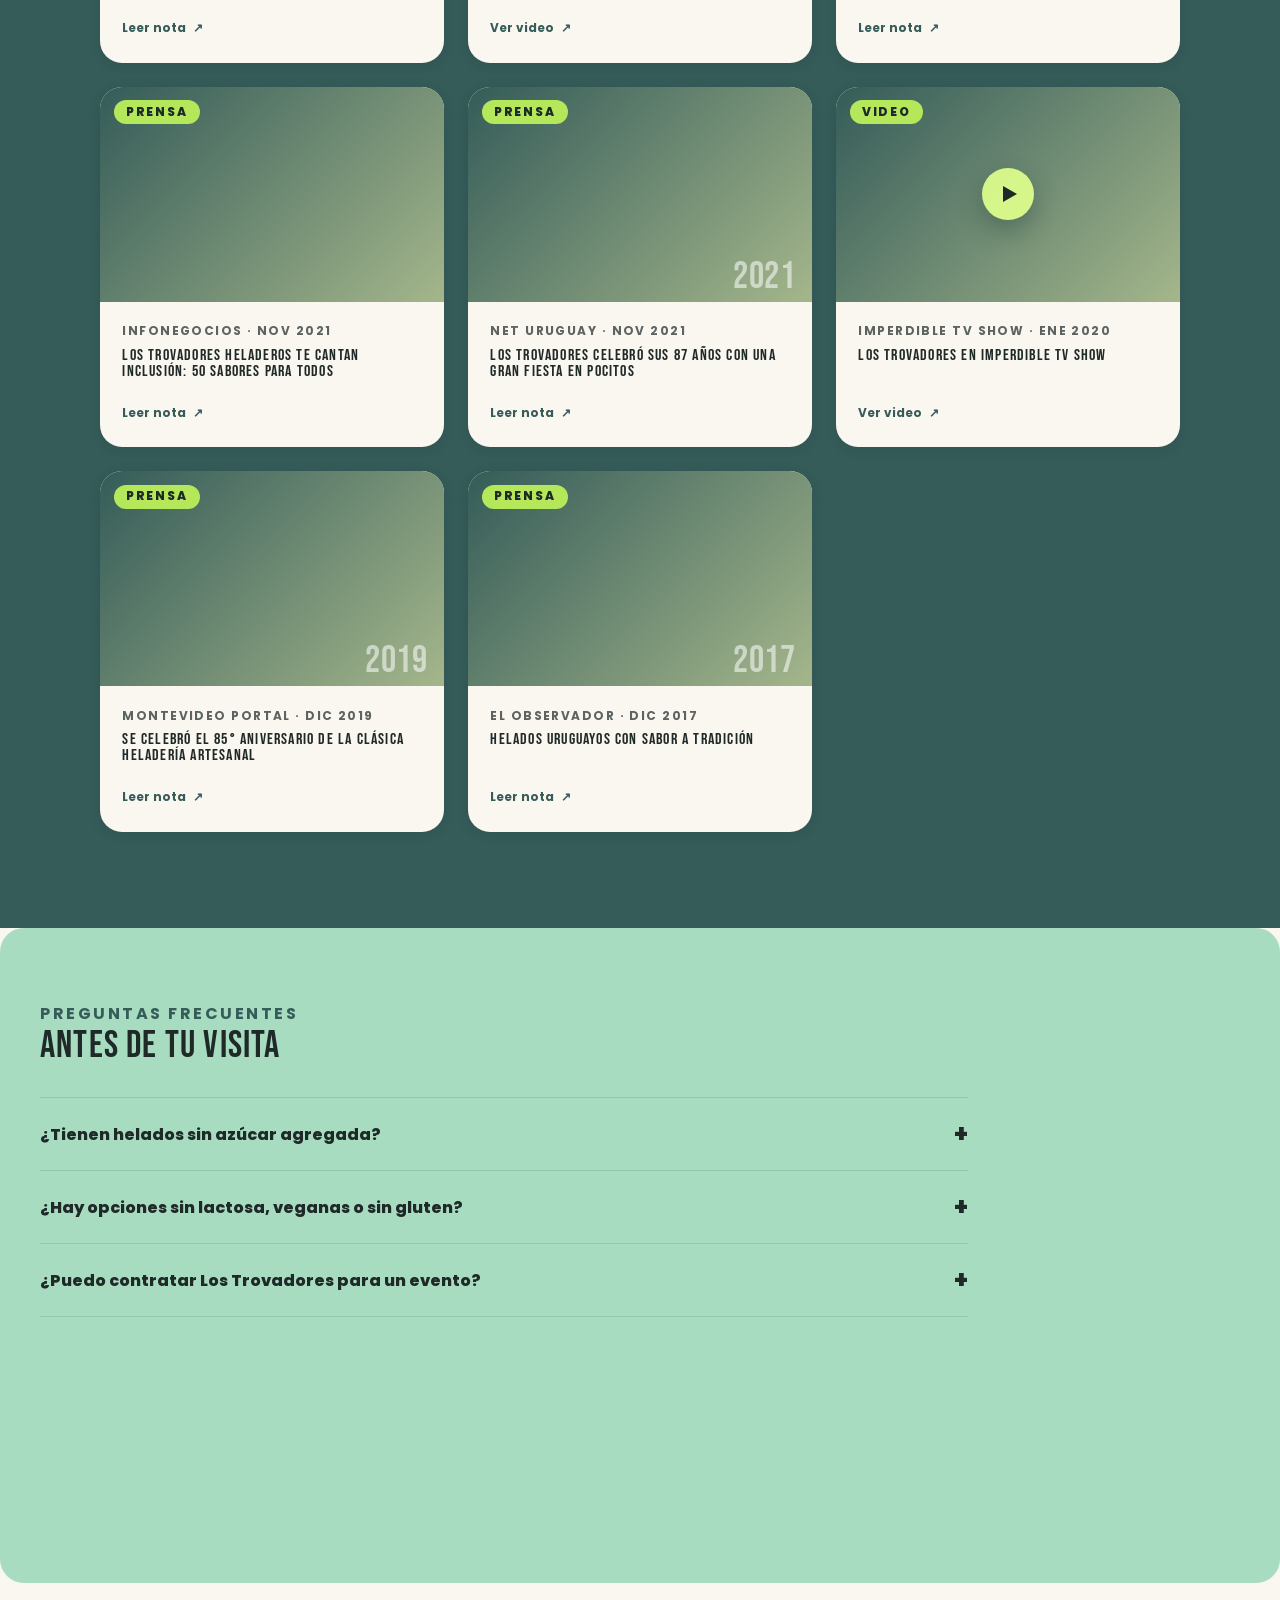
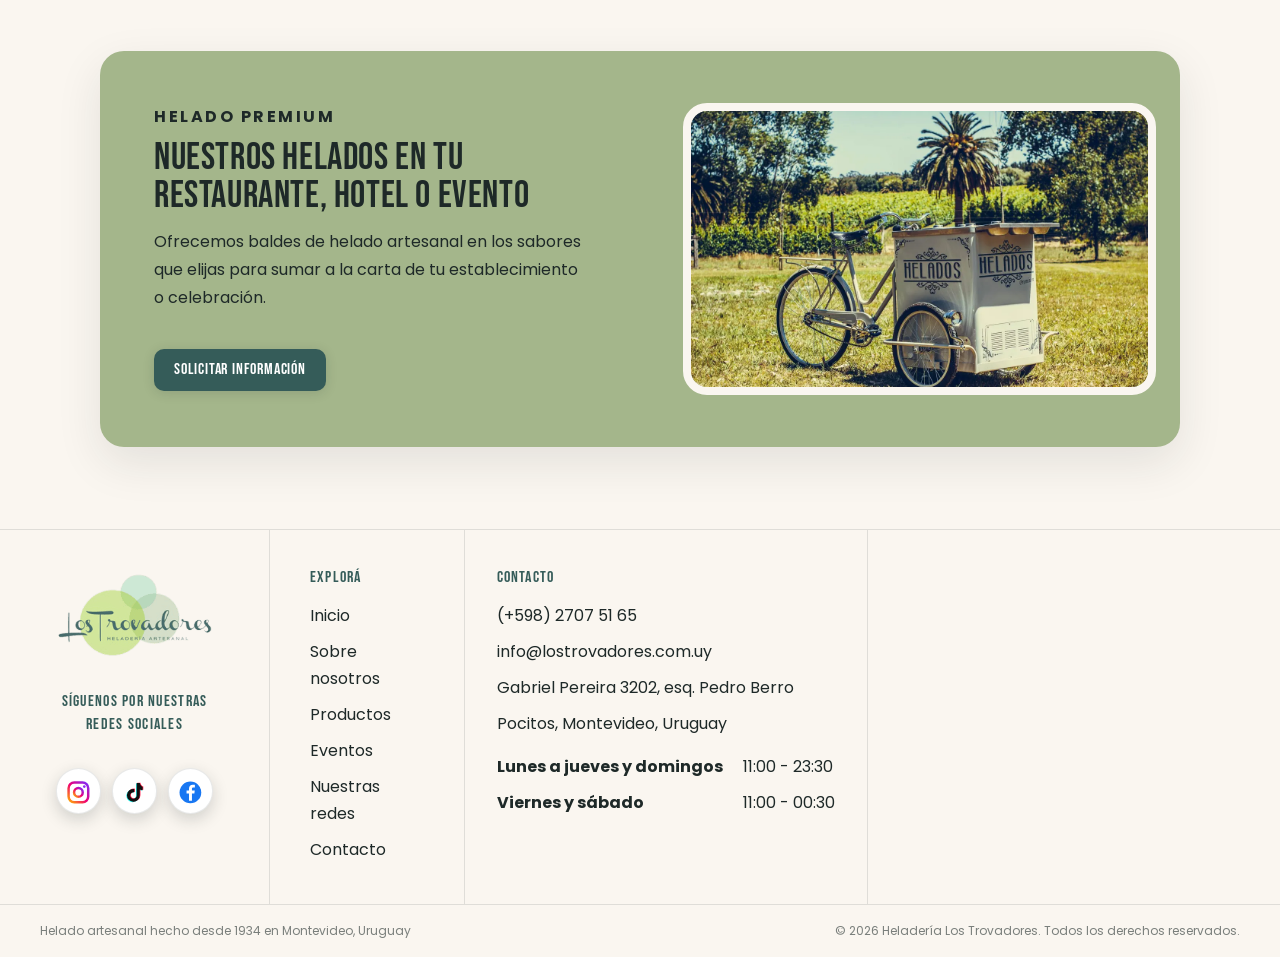
<file: sobre-nosotros.html>
<!doctype html>
<html lang="es-UY">
  <head>
    <meta charset="utf-8">
    <meta name="viewport" content="width=device-width, initial-scale=1">
    <meta
      name="description"
      content="Conocé la historia de Heladería Los Trovadores, un clásico de Pocitos que elabora helado artesanal desde 1934."
    >
    <meta name="theme-color" content="#355c59">
    <meta property="og:type" content="website">
    <meta property="og:locale" content="es_UY">
    <meta property="og:title" content="Nuestra historia | Heladería Los Trovadores">
    <meta
      property="og:description"
      content="Tradición, calidad y helado artesanal en Pocitos desde 1934."
    >
    <meta property="og:image" content="https://lostrovadores.com.uy/assets/og.png">
    <meta property="og:image:alt" content="Los Trovadores, heladería artesanal desde 1934">
    <meta name="twitter:card" content="summary_large_image">
    <link rel="canonical" href="https://lostrovadores.com.uy/sobre-nosotros.html">
    <link rel="icon" href="/favicon.ico" sizes="32x32">
    <link rel="icon" type="image/png" sizes="16x16" href="/assets/favicon-16.png">
    <link rel="icon" type="image/png" sizes="32x32" href="/assets/favicon-32.png">
    <link rel="apple-touch-icon" href="/assets/apple-touch-icon.png">
    <link rel="manifest" href="/site.webmanifest">
    <link rel="preconnect" href="https://fonts.googleapis.com">
    <link rel="preconnect" href="https://fonts.gstatic.com" crossorigin>
    <link
      rel="stylesheet"
      href="https://fonts.googleapis.com/css2?family=Bebas+Neue&amp;family=Poppins:wght@400;500;600;700;800;900&amp;display=swap"
    >
    <link rel="stylesheet" href="assets/styles.css?v=20260819-body-leading">
    <title>Nuestra historia | Heladería Los Trovadores</title>
    <script src="assets/site-config.js" defer></script>
    <script src="assets/analytics.js" defer></script>
    <script src="assets/components.js?v=20260816-compact-launcher" defer></script>
    <script src="assets/main.js" defer></script>
  </head>
  <body data-page="historia">
    <site-header></site-header>

    <main id="contenido">
      <header
        class="page-hero"
        style="--page-image: url('/assets/historia-local.webp')"
      >
        <div class="container page-hero__content">
          <h1>Sobre nosotros</h1>
        </div>
      </header>

      <section class="section">
        <div class="container split">
          <div class="stack reveal">
            <span class="eyebrow">Tradición de Pocitos</span>
            <h2 class="section-title">
              Helados artesanales desde 1934
            </h2>
            <p class="lead">
              Los Trovadores nació en la esquina de Gabriel Pereira y Pedro
              Berro y, con el paso de las generaciones, se convirtió en un
              punto de encuentro para miles de familias.
            </p>
            <p>
              El oficio heladero, las recetas de la casa y el vínculo con el
              barrio siguen guiando cada jornada. Nuestro propósito permanece:
              crear sabores memorables y momentos que inviten a volver.
            </p>
          </div>
          <figure class="media-frame history-media reveal">
            <img
              src="assets/historia-local.webp"
              alt="Vista histórica del local de Los Trovadores"
              width="1200"
              height="1201"
            >
          </figure>
        </div>
      </section>

      <section class="section section--cream">
        <div class="container split split--reverse">
          <figure class="media-frame history-media split__media reveal">
            <img
              src="assets/historia-helados.webp"
              alt="Helados artesanales servidos en pote"
              width="1400"
              height="947"
              loading="lazy"
            >
          </figure>
          <div class="stack reveal">
            <span class="eyebrow">Nuestro oficio</span>
            <h2 class="section-title">El compromiso con la calidad</h2>
            <p class="lead">
              Seleccionamos cada materia prima y elaboramos nuestros helados
              buscando cremosidad, equilibrio y un sabor reconocible.
            </p>
            <p>
              Clásicos que acompañan desde hace décadas conviven con nuevas
              propuestas y alternativas para que más personas puedan encontrar
              su favorito.
            </p>
          </div>
        </div>
      </section>

      <section class="section" aria-labelledby="propuesta-titulo">
        <div class="container">
          <span class="eyebrow">Nuestra propuesta</span>
          <h2 class="section-title" id="propuesta-titulo">
            Tradición que sigue evolucionando
          </h2>
          <div class="facts-grid">
            <article class="fact-card reveal">
              <h3>Desde 1934</h3>
              <p>Un clásico del barrio construido generación tras generación.</p>
            </article>
            <article class="fact-card reveal">
              <h3>Elaboración artesanal</h3>
              <p>Recetas, materias primas seleccionadas y oficio heladero.</p>
            </article>
            <article class="fact-card reveal">
              <h3>Opciones para elegir</h3>
              <p>
                Sabores clásicos y líneas especiales. Consultá siempre la
                disponibilidad y composición en el local.
              </p>
            </article>
          </div>
        </div>
      </section>

      <section
        class="section section--forest press-section"
        id="prensa"
        aria-labelledby="prensa-titulo"
      >
        <div class="container">
          <div class="press-head reveal">
            <span class="eyebrow">En los medios</span>
            <h2 class="section-title" id="prensa-titulo">
              Prensa, noticias y comunidad
            </h2>
            <p class="lead">
              Más de 90 años haciendo historia en Pocitos. Así nos cuentan los
              medios de Uruguay, de las notas más recientes a las más clásicas.
            </p>
          </div>

          <ul class="press-grid">
            <li class="reveal">
              <a
                class="press-card"
                href="https://www.telenoche.com.uy/vida-y-ocio/el-arte-heladero-60-anos-tradicion-manos-franco-fortunez-n5379144"
                target="_blank"
                rel="noopener noreferrer"
              >
                <span class="press-card__media">
                  <span class="press-card__tag">Prensa</span>
                  <span class="press-card__year" aria-hidden="true">2025</span>
                </span>
                <span class="press-card__body">
                  <span class="press-card__meta">
                    Telenoche · Canal 4 · <time datetime="2025-01">Ene 2025</time>
                  </span>
                  <h3 class="press-card__title">
                    El arte heladero: 60 años de tradición en manos de Franco
                    Fortunez
                  </h3>
                  <span class="press-card__link">Leer nota</span>
                </span>
              </a>
            </li>

            <li class="reveal">
              <a
                class="press-card press-card--video"
                href="https://www.youtube.com/watch?v=MPonWvDftUY"
                target="_blank"
                rel="noopener noreferrer"
              >
                <span
                  class="press-card__media press-card__media--photo"
                  style="--press-image: url('https://i.ytimg.com/vi/MPonWvDftUY/hqdefault.jpg')"
                >
                  <span class="press-card__tag">Video</span>
                  <span class="press-card__play" aria-hidden="true"></span>
                </span>
                <span class="press-card__body">
                  <span class="press-card__meta">
                    YouTube · <time datetime="2025-01">Ene 2025</time>
                  </span>
                  <h3 class="press-card__title">
                    Heladería Los Trovadores — Montevideo, Uruguay
                  </h3>
                  <span class="press-card__link">Ver video</span>
                </span>
              </a>
            </li>

            <li class="reveal">
              <a
                class="press-card"
                href="https://shopnews.com.uy/aniversario-de-la-heladeria-los-trovadores/"
                target="_blank"
                rel="noopener noreferrer"
              >
                <span
                  class="press-card__media press-card__media--photo"
                  style="--press-image: url('https://shopnews.com.uy/wp-content/uploads/2021/11/1-2-1024x779.jpg')"
                >
                  <span class="press-card__tag">Prensa</span>
                </span>
                <span class="press-card__body">
                  <span class="press-card__meta">
                    Shop News · <time datetime="2021-11">Nov 2021</time>
                  </span>
                  <h3 class="press-card__title">
                    87° aniversario: cocktail con prensa, autoridades y amigos en
                    Pocitos
                  </h3>
                  <span class="press-card__link">Leer nota</span>
                </span>
              </a>
            </li>

            <li class="reveal">
              <a
                class="press-card"
                href="https://infonegocios.biz/plus/los-trovadores-heladeros-te-cantan-inclusion"
                target="_blank"
                rel="noopener noreferrer"
              >
                <span
                  class="press-card__media press-card__media--photo"
                  style="--press-image: url('https://infonegocios.biz/images/resize/128567-1200x675.webp')"
                >
                  <span class="press-card__tag">Prensa</span>
                </span>
                <span class="press-card__body">
                  <span class="press-card__meta">
                    InfoNegocios · <time datetime="2021-11">Nov 2021</time>
                  </span>
                  <h3 class="press-card__title">
                    Los Trovadores heladeros te cantan inclusión: 50 sabores para
                    todos
                  </h3>
                  <span class="press-card__link">Leer nota</span>
                </span>
              </a>
            </li>

            <li class="reveal">
              <a
                class="press-card"
                href="https://neturuguay.com/2021/11/09/heladeria-los-trovadores-celebro-sus-87-anos-con-una-gran-fiesta-en-el-corazon-de-pocitos/"
                target="_blank"
                rel="noopener noreferrer"
              >
                <span class="press-card__media">
                  <span class="press-card__tag">Prensa</span>
                  <span class="press-card__year" aria-hidden="true">2021</span>
                </span>
                <span class="press-card__body">
                  <span class="press-card__meta">
                    NET Uruguay · <time datetime="2021-11">Nov 2021</time>
                  </span>
                  <h3 class="press-card__title">
                    Los Trovadores celebró sus 87 años con una gran fiesta en
                    Pocitos
                  </h3>
                  <span class="press-card__link">Leer nota</span>
                </span>
              </a>
            </li>

            <li class="reveal">
              <a
                class="press-card press-card--video"
                href="https://www.youtube.com/watch?v=Y2T78D5URgk"
                target="_blank"
                rel="noopener noreferrer"
              >
                <span
                  class="press-card__media press-card__media--photo"
                  style="--press-image: url('https://i.ytimg.com/vi/Y2T78D5URgk/hqdefault.jpg')"
                >
                  <span class="press-card__tag">Video</span>
                  <span class="press-card__play" aria-hidden="true"></span>
                </span>
                <span class="press-card__body">
                  <span class="press-card__meta">
                    Imperdible TV Show · <time datetime="2020-01">Ene 2020</time>
                  </span>
                  <h3 class="press-card__title">
                    Los Trovadores en Imperdible TV Show
                  </h3>
                  <span class="press-card__link">Ver video</span>
                </span>
              </a>
            </li>

            <li class="reveal">
              <a
                class="press-card"
                href="https://www.montevideo.com.uy/Negocios-y-Tendencias/Se-celebro-el-85-aniversario-de-la-clasica-heladeria-artesanal-Los-Trovadores--uc739406"
                target="_blank"
                rel="noopener noreferrer"
              >
                <span class="press-card__media">
                  <span class="press-card__tag">Prensa</span>
                  <span class="press-card__year" aria-hidden="true">2019</span>
                </span>
                <span class="press-card__body">
                  <span class="press-card__meta">
                    Montevideo Portal · <time datetime="2019-12">Dic 2019</time>
                  </span>
                  <h3 class="press-card__title">
                    Se celebró el 85° aniversario de la clásica heladería
                    artesanal
                  </h3>
                  <span class="press-card__link">Leer nota</span>
                </span>
              </a>
            </li>

            <li class="reveal">
              <a
                class="press-card"
                href="https://www.elobservador.com.uy/nota/helados-uruguayos-con-sabor-a-tradicion-2017122500"
                target="_blank"
                rel="noopener noreferrer"
              >
                <span class="press-card__media">
                  <span class="press-card__tag">Prensa</span>
                  <span class="press-card__year" aria-hidden="true">2017</span>
                </span>
                <span class="press-card__body">
                  <span class="press-card__meta">
                    El Observador · <time datetime="2017-12">Dic 2017</time>
                  </span>
                  <h3 class="press-card__title">
                    Helados uruguayos con sabor a tradición
                  </h3>
                  <span class="press-card__link">Leer nota</span>
                </span>
              </a>
            </li>
          </ul>
        </div>
      </section>

      <section class="section section--lime" aria-labelledby="faq-titulo">
        <div class="container">
          <span class="eyebrow">Preguntas frecuentes</span>
          <h2 class="section-title section-title--small" id="faq-titulo">
            Antes de tu visita
          </h2>
          <div class="faq">
            <details>
              <summary>¿Tienen helados sin azúcar agregada?</summary>
              <p>
                Sí, contamos con una línea especial. Consultá los sabores
                disponibles y la información de ingredientes en el local.
              </p>
            </details>
            <details>
              <summary>¿Hay opciones sin lactosa, veganas o sin gluten?</summary>
              <p>
                La disponibilidad puede variar. Si tenés una alergia,
                intolerancia o necesidad alimentaria específica, hablá con
                nuestro equipo antes de elegir.
              </p>
            </details>
            <details>
              <summary>¿Puedo contratar Los Trovadores para un evento?</summary>
              <p>
                Sí. Tenemos propuestas para celebraciones particulares,
                empresas, restaurantes y hoteles.
              </p>
            </details>
          </div>
        </div>
      </section>

      <business-cta></business-cta>
    </main>

    <site-footer></site-footer>
  </body>
</html>
</file>
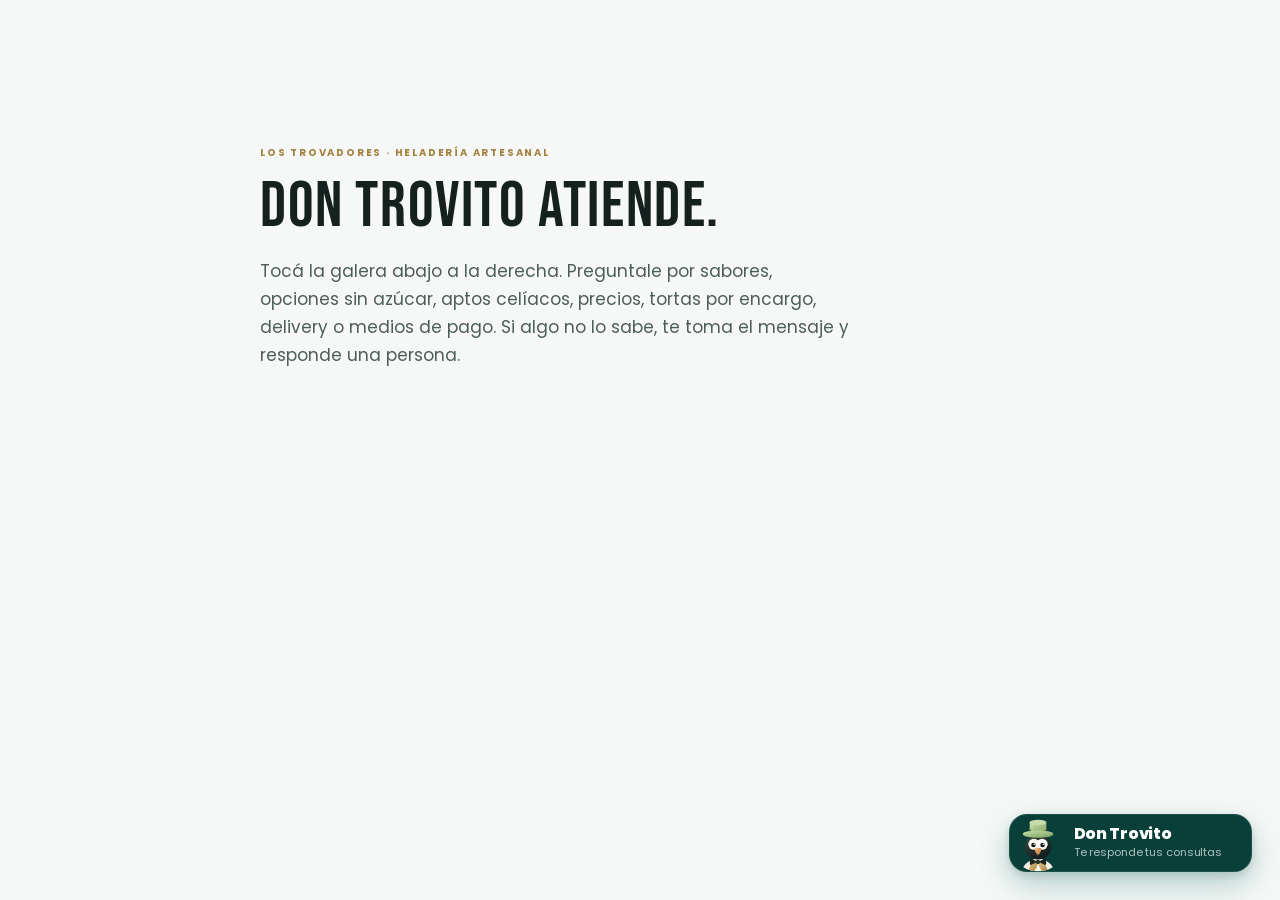
<file: trovito-chatbot.html>
<!DOCTYPE html>
<html lang="es">
<head>
<meta charset="UTF-8">
<meta name="viewport" content="width=device-width, initial-scale=1, viewport-fit=cover">
<title>Don Trovito — Asistente de Los Trovadores</title>

<!-- ════════════════════════════════════════════════════════════════════════
     DON TROVITO · Asistente conversacional · Los Trovadores
     v2 — sistema de diseño premium, marca vectorial, cero dependencias
     ────────────────────────────────────────────────────────────────────────

     QUÉ HAY ACÁ
     · Don Trovito vectorizado (SVG inline, 4 variantes). No pesa nada,
       se ve nítido en cualquier pantalla y se adapta al modo oscuro.
     · Sistema de diseño con la paleta sacada de la figura: verde salvia
       de la galera, dorado champagne del frac, marfil de la pechera.
     · 46 temas de conocimiento con comprensión tolerante a errores.
     · Escalamiento a email cuando no sabe, con fallback a WhatsApp.
     · JSON-LD FAQPage automático → Google puede mostrar tus respuestas
       como resultado enriquecido.

     Los datos públicos del local se leen desde assets/site-config.js.
     La configuración propia del asistente vive en TROVITO más abajo.

     INTEGRACIÓN EN FRAMER
     Copiá los tres bloques —<style>, <div id="trovito">, <script>—
     dentro de Site Settings › Custom Code › End of <body> tag.
     Borrá la sección .demo de este archivo antes de pegar.
     ════════════════════════════════════════════════════════════════════ -->

<link rel="preconnect" href="https://fonts.googleapis.com">
<link rel="preconnect" href="https://fonts.gstatic.com" crossorigin>
<link href="https://fonts.googleapis.com/css2?family=Bebas+Neue&amp;family=Poppins:wght@400;500;600;700&amp;display=swap" rel="stylesheet">
<script src="assets/site-config.js"></script>

<style>
/* ═══════════════════════════════════════════════════════════════════════
   ①  SISTEMA DE DISEÑO
   Paleta muestreada de la figura de Don Trovito:
   galera salvia · frac dorado champagne · pechera marfil · cuerpo carbón
   ═══════════════════════════════════════════════════════════════════════ */
#trovito, #trovito *, #trovito *::before, #trovito *::after { box-sizing: border-box; margin: 0; padding: 0; }

#trovito {
  /* — Marca — */
  --c-forest:      #0F6B5F;   /* verde institucional */
  --c-forest-900:  #083F38;
  --c-forest-700:  #0B574E;
  --c-forest-300:  #79B8AE;
  --c-forest-100:  #E3F3EF;

  --c-sage:        #B9E4C2;   /* galera */
  --c-sage-700:    #78B58A;

  --c-gold:        #D5AD4A;   /* detalle cálido de marca */
  --c-gold-700:    #9E7720;
  --c-gold-100:    #FBF2D8;

  --c-lime:        #9BEA67;   /* acento vivo, dosificado */
  --c-clay:        #8C3A32;   /* base de la figura → estados de error */

  /* — Superficies — */
  --s-ink:      #14211E;
  --s-ink-70:   #53625E;
  --s-ink-45:   #84918E;
  --s-paper:    #FFFFFF;
  --s-ivory:    #F6F8F7;
  --s-sand:     #EDF2F0;
  --s-line:     rgba(20,33,30,.075);
  --s-line-2:   rgba(20,33,30,.12);
  --s-gold-line: rgba(213,173,74,.25);

  /* — Elevación — */
  --e-1: 0 1px 2px rgba(10,35,30,.045), 0 3px 10px rgba(10,35,30,.04);
  --e-2: 0 8px 30px rgba(10,35,30,.09);
  --e-3: 0 24px 80px rgba(8,31,27,.18), 0 4px 16px rgba(8,31,27,.07);
  --e-brand: 0 12px 30px rgba(15,107,95,.3), 0 3px 8px rgba(8,31,27,.12);

  /* — Geometría — */
  --r-xl: 24px; --r-lg: 18px; --r-md: 14px; --r-sm: 10px; --r-pill: 999px;

  /* — Movimiento — */
  --m-spring: cubic-bezier(.32, 1.42, .48, 1);
  --m-ease:   cubic-bezier(.4, 0, .2, 1);
  --m-exit:   cubic-bezier(.4, 0, 1, 1);

  /* — Tipografía — */
  --f-sans: "Poppins", ui-sans-serif, system-ui, -apple-system, "Segoe UI", Roboto, sans-serif;
  --f-display: "Bebas Neue", "Arial Narrow", ui-sans-serif, system-ui, sans-serif;

  position: fixed; inset: 0; z-index: 2147483000;
  font-family: var(--f-sans); font-size: 15px; line-height: 1.5;
  color: var(--s-ink);
  -webkit-font-smoothing: antialiased;
  pointer-events: none;
}
#trovito > * { pointer-events: auto; }

@media (prefers-color-scheme: dark) {
  #trovito[data-theme="auto"] {
    --s-ink: #EAF0EC; --s-ink-70: #A9B8B4; --s-ink-45: #7E8E8A;
    --s-paper: #182421; --s-ivory: #101A18; --s-sand: #1F2C29;
    --s-line: rgba(255,255,255,.08); --s-line-2: rgba(255,255,255,.16);
    --s-gold-line: rgba(198,164,100,.28);
    --c-forest-100: #26403D;
    --e-3: 0 1px 3px rgba(0,0,0,.4), 0 16px 36px rgba(0,0,0,.5), 0 44px 96px rgba(0,0,0,.4);
  }
}

/* ═══════════════════════════════════════════════════════════════════════
   ②  MARCA · Don Trovito
   ═══════════════════════════════════════════════════════════════════════ */
.dt { display: block; width: 100%; height: 100%; }
.dt__hat {
  transform-origin: 60px 42px;
  transition: transform .55s var(--m-spring);
}
.dt__brow { transition: transform .3s var(--m-spring); transform-origin: center; }
.dt-medallion {
  position: relative;
  border-radius: 50%;
  overflow: hidden;
  background: linear-gradient(155deg, var(--s-ivory) 0%, var(--s-sand) 100%);
  box-shadow: inset 0 0 0 1px var(--s-gold-line);
  flex-shrink: 0;
}
/* Saludo de galera: al hover / apertura, Don Trovito levanta el sombrero */
.tv-launcher:hover .dt__hat,
.tv-launcher:focus-visible .dt__hat,
.dt-tip:hover .dt__hat,
.dt-tip[data-greet="true"] .dt__hat { transform: translateY(-7px) rotate(-9deg); }

/* ═══════════════════════════════════════════════════════════════════════
   ③  LAUNCHER
   ═══════════════════════════════════════════════════════════════════════ */
.tv-launcher {
  position: fixed;
  right: clamp(16px, 3.5vw, 28px);
  bottom: calc(clamp(16px, 3.5vw, 28px) + env(safe-area-inset-bottom, 0px));
  display: flex; align-items: center; gap: 0;
  height: 62px; padding: 5px;
  border: 0; border-radius: var(--r-pill);
  background: linear-gradient(152deg, var(--c-forest) 0%, var(--c-forest-900) 100%);
  box-shadow: var(--e-brand);
  cursor: pointer; font-family: inherit; color: #fff;
  transition: transform .34s var(--m-spring), box-shadow .3s var(--m-ease);
}
.tv-launcher::before {
  content: ""; position: absolute; inset: 0; border-radius: inherit;
  box-shadow: inset 0 0 0 1px rgba(198,164,100,.45);
  pointer-events: none;
}
.tv-launcher:hover { transform: translateY(-3px); }
.tv-launcher:active { transform: translateY(-1px) scale(.985); }
.tv-launcher__mark { width: 52px; height: 52px; }
.tv-launcher__mark .dt-medallion { width: 100%; height: 100%; }
.tv-launcher__mark .dt {
  transform: scale(1.14);
  transform-origin: 50% 52%;
}
.tv-launcher:hover .tv-launcher__mark .dt,
.tv-launcher:focus-visible .tv-launcher__mark .dt {
  animation: trovito-character-greet .7s var(--m-spring) both;
}
@keyframes trovito-character-greet {
  0%, 100% { transform: translateY(0) rotate(0) scale(1.14); }
  42% { transform: translateY(-2px) rotate(2.5deg) scale(1.2); }
  72% { transform: translateY(-1px) rotate(-1.25deg) scale(1.17); }
}
.tv-launcher__txt {
  display: grid; text-align: left;
  max-width: 0; opacity: 0; overflow: hidden;
  transition: max-width .5s var(--m-spring), opacity .28s var(--m-ease), padding .5s var(--m-spring);
  padding: 0;
}
.tv-launcher[data-open-label="true"] .tv-launcher__txt { max-width: 210px; opacity: 1; padding: 0 18px 0 11px; }
.tv-launcher__t1 {
  font-family: var(--f-display); font-size: 19px; letter-spacing: .055em;
  line-height: 1; white-space: nowrap;
}
.tv-launcher__t2 {
  font-size: 11px; font-weight: 400; letter-spacing: .015em;
  color: rgba(255,255,255,.66); white-space: nowrap; margin-top: 2px;
}
.tv-launcher__dot {
  position: absolute; top: 4px; right: 4px;
  width: 13px; height: 13px; border-radius: 50%;
  background: var(--c-lime);
  border: 2.5px solid var(--c-forest-900);
  display: none;
}
.tv-launcher[data-unread="true"] .tv-launcher__dot { display: block; }
#trovito[data-open="true"] .tv-launcher {
  transform: translateY(10px) scale(.9); opacity: 0; pointer-events: none;
  transition: all .24s var(--m-exit);
}

/* Invitación proactiva */
.tv-nudge {
  position: fixed;
  right: clamp(16px, 3.5vw, 28px);
  bottom: calc(clamp(16px, 3.5vw, 28px) + 78px + env(safe-area-inset-bottom, 0px));
  max-width: 268px; padding: 14px 36px 14px 16px;
  background: var(--s-paper); color: var(--s-ink);
  border: 1px solid var(--s-line);
  border-radius: var(--r-lg) var(--r-lg) 5px var(--r-lg);
  box-shadow: var(--e-2);
  font-size: 13.5px; line-height: 1.5;
  opacity: 0; transform: translateY(10px) scale(.96);
  pointer-events: none;
  transition: opacity .3s var(--m-ease), transform .42s var(--m-spring);
}
.tv-nudge[data-show="true"] { opacity: 1; transform: none; pointer-events: auto; cursor: pointer; }
.tv-nudge__x {
  position: absolute; top: 6px; right: 6px;
  width: 24px; height: 24px; border: 0; border-radius: 50%;
  background: transparent; color: var(--s-ink-45); cursor: pointer; font-size: 16px; line-height: 1;
}
.tv-nudge__x:hover { background: var(--s-sand); }
#trovito[data-open="true"] .tv-nudge { opacity: 0; pointer-events: none; }

/* ═══════════════════════════════════════════════════════════════════════
   ④  PANEL
   ═══════════════════════════════════════════════════════════════════════ */
.tv-scrim {
  position: fixed; inset: 0;
  background: rgba(20,32,30,.42);
  backdrop-filter: blur(2px); -webkit-backdrop-filter: blur(2px);
  opacity: 0; pointer-events: none;
  transition: opacity .3s var(--m-ease);
}
.tv-panel {
  position: fixed;
  right: clamp(16px, 3.5vw, 28px);
  bottom: calc(clamp(16px, 3.5vw, 28px) + env(safe-area-inset-bottom, 0px));
  width: min(416px, calc(100vw - 32px));
  height: min(688px, calc(100dvh - 48px));
  display: flex; flex-direction: column;
  background: var(--s-ivory);
  border: 1px solid var(--s-line);
  border-radius: var(--r-xl);
  box-shadow: var(--e-3);
  overflow: hidden;
  opacity: 0; visibility: hidden;
  transform: translateY(22px) scale(.965);
  transform-origin: 100% 100%;
  pointer-events: none;
  transition: opacity .24s var(--m-ease), transform .46s var(--m-spring), visibility .46s;
}
#trovito[data-open="true"] .tv-panel {
  opacity: 1; visibility: visible; transform: none; pointer-events: auto;
}

@media (max-width: 520px) {
  .tv-panel {
    right: 0; left: 0; bottom: 0; width: 100%;
    height: 100dvh; max-height: 100dvh;
    border-radius: 0; border: 0;
    transform: translateY(100%); transform-origin: 50% 100%;
  }
  #trovito[data-open="true"] .tv-scrim { opacity: 1; }
  .tv-grip { display: block; }
}

/* ── Header ─────────────────────────────────────────────────────────── */
.tv-head {
  position: relative; flex: 0 0 auto;
  padding: 17px 13px 17px 19px;
  display: flex; align-items: center; gap: 13px;
  background: linear-gradient(148deg, var(--c-forest) 0%, var(--c-forest-900) 100%);
  color: #fff;
}
.tv-head::before {
  content: ""; position: absolute; inset: 0; pointer-events: none;
  background:
    radial-gradient(130% 150% at 92% -40%, rgba(198,164,100,.34), transparent 56%),
    radial-gradient(90% 130% at -5% 130%, rgba(169,201,138,.20), transparent 58%);
}
.tv-head::after {
  content: ""; position: absolute; left: 0; right: 0; bottom: 0; height: 1px;
  background: linear-gradient(90deg, transparent, var(--c-gold), transparent);
  opacity: .55;
}
.tv-head > * { position: relative; }
.tv-head__mark { width: 46px; height: 46px; flex: 0 0 46px; }
.tv-head__mark .dt-medallion { width: 100%; height: 100%; box-shadow: inset 0 0 0 1.5px rgba(198,164,100,.6); }
.tv-head__meta { flex: 1; min-width: 0; }
.tv-head__name {
  font-family: var(--f-display); font-size: 25px; letter-spacing: .055em;
  line-height: 1.02; font-weight: 400;
}
.tv-head__role {
  display: flex; align-items: center; gap: 6px; margin-top: 3px;
  font-size: 11.5px; font-weight: 400; letter-spacing: .02em;
  color: rgba(255,255,255,.7);
}
.tv-live {
  width: 6px; height: 6px; border-radius: 50%; flex: 0 0 6px;
  background: var(--c-lime);
  animation: pulse 2.6s var(--m-ease) infinite;
}
@keyframes pulse {
  0%,100% { box-shadow: 0 0 0 0 rgba(180,232,90,.55); }
  60%     { box-shadow: 0 0 0 6px rgba(180,232,90,0); }
}
.tv-ico {
  width: 34px; height: 34px; flex: 0 0 34px;
  display: grid; place-items: center;
  border: 0; border-radius: 50%;
  background: rgba(255,255,255,.11); color: #fff; cursor: pointer;
  transition: background .18s var(--m-ease), transform .2s var(--m-spring);
}
.tv-ico:hover { background: rgba(255,255,255,.22); transform: scale(1.07); }
.tv-ico:active { transform: scale(.93); }
.tv-ico svg { width: 16px; height: 16px; }

.tv-grip {
  display: none; position: absolute; top: 7px; left: 50%;
  width: 38px; height: 4px; margin-left: -19px; border-radius: 99px;
  background: rgba(255,255,255,.34); z-index: 2;
}

/* ── Cuerpo ─────────────────────────────────────────────────────────── */
.tv-body {
  flex: 1 1 auto; overflow-y: auto; overscroll-behavior: contain;
  padding: 20px 16px 8px;
  scrollbar-width: thin; scrollbar-color: var(--s-line-2) transparent;
}
.tv-body::-webkit-scrollbar { width: 8px; }
.tv-body::-webkit-scrollbar-thumb {
  background: var(--s-line-2); border-radius: 99px;
  border: 2.5px solid transparent; background-clip: padding-box;
}

/* ── Bienvenida editorial ───────────────────────────────────────────── */
.tv-hero { padding: 2px 4px 14px; }
.tv-hero__mark {
  width: 64px; height: 64px; margin-bottom: 12px;
}
.tv-hero__mark .dt-medallion {
  width: 100%; height: 100%;
  box-shadow: inset 0 0 0 1.5px var(--s-gold-line);
}
.tv-hero__kicker {
  font-family: var(--f-display);
  font-size: 25px; font-weight: 600; line-height: 1.15;
  letter-spacing: -.02em; color: var(--s-ink);
  margin-bottom: 6px;
}
.tv-hero__kicker em { font-style: normal; color: var(--c-forest); }
.tv-hero__rule {
  display: flex; align-items: center; gap: 9px; margin-bottom: 13px;
  font-size: 10px; font-weight: 700; letter-spacing: .17em;
  text-transform: uppercase; color: var(--c-gold-700);
}
.tv-hero__rule::after {
  content: ""; flex: 1; height: 1px;
  background: linear-gradient(90deg, var(--s-gold-line), transparent);
}
.tv-hero__h {
  font-family: var(--f-display);
  font-size: 25px; font-weight: 600; letter-spacing: -.028em;
  line-height: 1.18; margin-bottom: 8px;
}
.tv-hero__h em { font-style: normal; color: var(--c-forest); }
.tv-hero__p {
  font-size: 13.5px; line-height: 1.55; color: var(--s-ink-70);
  max-width: 34ch; margin-bottom: 18px;
}
.tv-menu { display: grid; gap: 7px; }
.tv-item {
  position: relative; display: flex; align-items: center; gap: 12px;
  width: 100%; padding: 13px 14px;
  background: var(--s-paper); border: 1px solid var(--s-line);
  border-radius: var(--r-md); box-shadow: var(--e-1);
  cursor: pointer; text-align: left; font-family: inherit;
  font-size: 13.6px; font-weight: 500; color: var(--s-ink);
  transition: transform .24s var(--m-spring), box-shadow .24s var(--m-ease), border-color .24s var(--m-ease);
}
.tv-item::before {
  content: ""; position: absolute; left: 0; top: 12px; bottom: 12px; width: 2px;
  border-radius: 0 2px 2px 0; background: var(--c-gold);
  opacity: 0; transform: scaleY(.4); transform-origin: center;
  transition: opacity .24s var(--m-ease), transform .3s var(--m-spring);
}
.tv-item:hover { transform: translateX(3px); box-shadow: var(--e-2); border-color: var(--s-gold-line); }
.tv-item:hover::before { opacity: 1; transform: scaleY(1); }
.tv-item__ic {
  width: 32px; height: 32px; flex: 0 0 32px;
  display: grid; place-items: center; border-radius: var(--r-sm);
  background: var(--s-sand); color: var(--c-forest);
}
.tv-item__ic svg { width: 17px; height: 17px; }
.tv-item__l { flex: 1; min-width: 0; }
.tv-item__s { display: block; font-size: 11.5px; font-weight: 400; color: var(--s-ink-45); margin-top: 1px; }
.tv-item__a { color: var(--s-ink-45); flex: 0 0 auto; transition: transform .24s var(--m-spring); }
.tv-item:hover .tv-item__a { transform: translateX(3px); color: var(--c-gold-700); }
.tv-item__a svg { width: 14px; height: 14px; display: block; }

/* ── Mensajes ───────────────────────────────────────────────────────── */
.tv-m { display: flex; gap: 9px; margin-bottom: 13px; animation: rise .46s var(--m-spring) both; }
@keyframes rise { from { opacity: 0; transform: translateY(11px); } to { opacity: 1; transform: none; } }
.tv-m[data-f="user"] { flex-direction: row-reverse; }
.tv-m__av { width: 30px; height: 30px; flex: 0 0 30px; align-self: flex-end; margin-bottom: 1px; }
.tv-m__av .dt-medallion { width: 100%; height: 100%; }
.tv-m[data-tail="false"] .tv-m__av { visibility: hidden; }
.tv-m__c { max-width: 85%; min-width: 0; }
.tv-m[data-f="user"] .tv-m__c { display: flex; flex-direction: column; align-items: flex-end; }

.tv-b {
  padding: 12px 15px; border-radius: 17px;
  font-size: 14.2px; line-height: 1.58;
  overflow-wrap: anywhere;
}
.tv-m[data-f="bot"] .tv-b {
  background: var(--s-paper); color: var(--s-ink);
  border: 1px solid var(--s-line);
  border-bottom-left-radius: 5px; box-shadow: var(--e-1);
}
.tv-m[data-f="user"] .tv-b {
  background: linear-gradient(148deg, var(--c-forest) 0%, var(--c-forest-900) 100%);
  color: #fff; border-bottom-right-radius: 5px; box-shadow: var(--e-1);
}
.tv-b strong { font-weight: 600; }
.tv-m[data-f="bot"] .tv-b strong { color: var(--c-forest); }
.tv-b em { font-style: normal; font-size: .89em; color: var(--s-ink-45); }
.tv-b ul { list-style: none; margin: 9px 0 3px; }
.tv-b li { position: relative; padding-left: 16px; margin-bottom: 5px; }
.tv-b li::before {
  content: ""; position: absolute; left: 2px; top: .63em;
  width: 5px; height: 5px; border-radius: 50%; background: var(--c-gold);
}
.tv-b .rule { height: 1px; border: 0; margin: 11px 0; background: var(--s-line); }
.tv-b .kv {
  display: flex; justify-content: space-between; gap: 12px;
  padding: 6px 0; border-bottom: 1px dashed var(--s-line);
  font-size: 13.4px;
}
.tv-b .kv:last-of-type { border-bottom: 0; }
.tv-b .kv b { font-weight: 600; color: var(--c-forest); font-variant-numeric: tabular-nums; }
.tv-t { font-size: 10px; color: var(--s-ink-45); margin-top: 5px; padding: 0 3px; opacity: 0; transition: opacity .2s; }
.tv-m:hover .tv-t { opacity: 1; }

/* Chips */
.tv-chips { display: flex; flex-wrap: wrap; gap: 6px; margin-top: 9px; }
.tv-c {
  display: inline-flex; align-items: center; gap: 6px;
  min-height: 34px; padding: 7px 13px;
  border: 1px solid var(--s-line-2); border-radius: var(--r-pill);
  background: var(--s-paper); color: var(--c-forest);
  font-family: inherit; font-size: 12.5px; font-weight: 500;
  cursor: pointer; text-decoration: none;
  transition: transform .22s var(--m-spring), background .2s var(--m-ease),
              border-color .2s var(--m-ease), color .2s var(--m-ease), box-shadow .2s var(--m-ease);
}
.tv-c:hover {
  transform: translateY(-1.5px); box-shadow: var(--e-1);
  background: var(--c-forest); border-color: var(--c-forest); color: #fff;
}
.tv-c[data-v="gold"] {
  background: linear-gradient(140deg, var(--c-gold) 0%, var(--c-gold-700) 100%);
  border-color: transparent; color: #fff; font-weight: 600;
}
.tv-c[data-v="gold"]:hover { filter: brightness(1.07); background: linear-gradient(140deg, var(--c-gold) 0%, var(--c-gold-700) 100%); }
.tv-c svg { width: 14px; height: 14px; flex: 0 0 14px; }

/* Feedback */
.tv-fb { display: flex; align-items: center; gap: 6px; margin-top: 8px; padding-left: 3px; font-size: 11px; color: var(--s-ink-45); }
.tv-fb button {
  width: 27px; height: 27px; display: grid; place-items: center;
  border: 1px solid var(--s-line); border-radius: var(--r-sm);
  background: var(--s-paper); cursor: pointer; color: var(--s-ink-45);
  transition: all .18s var(--m-ease);
}
.tv-fb button:hover { color: var(--c-forest); border-color: var(--s-gold-line); transform: translateY(-1px); }
.tv-fb button[data-on="true"] { background: var(--c-gold); border-color: var(--c-gold); color: #fff; }
.tv-fb[data-done="true"] button { pointer-events: none; }
.tv-fb svg { width: 13px; height: 13px; }

/* Typing */
.tv-typ {
  display: inline-flex; align-items: center; gap: 5px; padding: 15px 17px;
  background: var(--s-paper); border: 1px solid var(--s-line);
  border-radius: 17px 17px 17px 5px; box-shadow: var(--e-1);
}
.tv-typ i {
  width: 6px; height: 6px; border-radius: 50%; background: var(--c-forest-300);
  animation: blink 1.35s var(--m-ease) infinite;
}
.tv-typ i:nth-child(2) { animation-delay: .17s; }
.tv-typ i:nth-child(3) { animation-delay: .34s; }
@keyframes blink { 0%,70%,100% { opacity: .25; transform: translateY(0); } 35% { opacity: 1; transform: translateY(-3.5px); } }

/* ── Formulario ─────────────────────────────────────────────────────── */
.tv-form {
  position: relative; background: var(--s-paper);
  border: 1px solid var(--s-line); border-radius: var(--r-lg);
  box-shadow: var(--e-2); padding: 18px 17px 16px; margin-bottom: 13px;
  animation: rise .46s var(--m-spring) both;
}
.tv-form::before {
  content: ""; position: absolute; left: 17px; right: 17px; top: 0; height: 2px;
  border-radius: 0 0 2px 2px;
  background: linear-gradient(90deg, var(--c-gold), var(--c-sage));
}
.tv-form__t { font-size: 15px; font-weight: 600; letter-spacing: -.015em; margin-bottom: 4px; }
.tv-form__s { font-size: 12.5px; line-height: 1.5; color: var(--s-ink-70); margin-bottom: 15px; }
.tv-f { margin-bottom: 11px; }
.tv-f label { display: block; font-size: 11px; font-weight: 600; letter-spacing: .04em; text-transform: uppercase; color: var(--s-ink-45); margin-bottom: 5px; }
.tv-f label span { text-transform: none; letter-spacing: 0; font-weight: 400; opacity: .8; }
.tv-f input, .tv-f textarea {
  width: 100%; font-family: inherit; font-size: 13.8px; color: var(--s-ink);
  background: var(--s-ivory); border: 1px solid var(--s-line-2);
  border-radius: var(--r-sm); padding: 10px 12px; outline: none;
  transition: border-color .18s var(--m-ease), box-shadow .18s var(--m-ease), background .18s;
}
.tv-f textarea { resize: vertical; min-height: 80px; }
.tv-f input:focus, .tv-f textarea:focus {
  background: var(--s-paper); border-color: var(--c-forest-300);
  box-shadow: 0 0 0 3px rgba(53,92,89,.13);
}
.tv-f[data-err="true"] input, .tv-f[data-err="true"] textarea {
  border-color: var(--c-clay); box-shadow: 0 0 0 3px rgba(140,58,50,.11);
}
.tv-f__e { display: none; font-size: 11.5px; color: var(--c-clay); margin-top: 5px; }
.tv-f[data-err="true"] .tv-f__e { display: block; }
.tv-form__row { display: flex; gap: 8px; margin-top: 15px; }
.tv-btn {
  flex: 1; min-height: 44px;
  display: inline-flex; align-items: center; justify-content: center; gap: 8px;
  border: 0; border-radius: var(--r-md);
  font-family: inherit; font-size: 13.8px; font-weight: 600;
  cursor: pointer; transition: transform .22s var(--m-spring), filter .18s var(--m-ease);
}
.tv-btn:hover { transform: translateY(-1.5px); filter: brightness(1.05); }
.tv-btn:active { transform: translateY(0); }
.tv-btn[data-v="p"] { background: linear-gradient(148deg, var(--c-forest) 0%, var(--c-forest-900) 100%); color: #fff; }
.tv-btn[data-v="g"] { flex: 0 0 auto; padding: 0 16px; background: transparent; color: var(--s-ink-70); border: 1px solid var(--s-line-2); }
.tv-btn[disabled] { opacity: .55; pointer-events: none; }
.tv-spin {
  display: none; width: 15px; height: 15px; border-radius: 50%;
  border: 2px solid rgba(255,255,255,.3); border-top-color: #fff;
  animation: spin .68s linear infinite;
}
.tv-btn[data-loading="true"] .tv-spin { display: block; }
@keyframes spin { to { transform: rotate(360deg); } }
.tv-form__n { font-size: 10.5px; line-height: 1.5; color: var(--s-ink-45); margin-top: 12px; }
.tv-form__a {
  display: none; font-size: 12.5px; line-height: 1.5; padding: 10px 12px;
  border-radius: var(--r-sm); margin-top: 12px;
  background: rgba(140,58,50,.08); color: var(--c-clay);
  border: 1px solid rgba(140,58,50,.2);
}
.tv-form__a[data-show="true"] { display: block; }
.tv-form__a a { color: inherit; font-weight: 700; }

/* ── Composer ───────────────────────────────────────────────────────── */
.tv-comp {
  flex: 0 0 auto; position: relative;
  padding: 11px 15px 13px;
  padding-bottom: calc(13px + env(safe-area-inset-bottom, 0px));
  background: var(--s-ivory); border-top: 1px solid var(--s-line);
}
.tv-sug { display: flex; gap: 6px; overflow-x: auto; scrollbar-width: none; -webkit-overflow-scrolling: touch; padding-bottom: 2px; }
.tv-sug::-webkit-scrollbar { display: none; }
.tv-sug .tv-c { white-space: nowrap; flex: 0 0 auto; }
.tv-sug::after { content: ""; flex: 0 0 4px; }

.tv-row {
  display: flex; align-items: flex-end; gap: 8px; margin-top: 9px;
  background: var(--s-paper); border: 1px solid var(--s-line-2);
  border-radius: 23px; padding: 5px 5px 5px 16px;
  transition: border-color .18s var(--m-ease), box-shadow .18s var(--m-ease);
}
.tv-row:focus-within { border-color: var(--c-forest-300); box-shadow: 0 0 0 3px rgba(53,92,89,.12); }
.tv-in {
  flex: 1; border: 0; outline: none; resize: none; background: transparent;
  font-family: inherit; font-size: 14px; line-height: 1.45; color: var(--s-ink);
  max-height: 112px; padding: 9px 0;
}
.tv-in::placeholder { color: var(--s-ink-45); }
.tv-go {
  width: 38px; height: 38px; flex: 0 0 38px;
  display: grid; place-items: center; border: 0; border-radius: 50%;
  background: linear-gradient(148deg, var(--c-forest) 0%, var(--c-forest-900) 100%);
  color: #fff; cursor: pointer;
  transition: transform .26s var(--m-spring), opacity .2s var(--m-ease);
}
.tv-go:hover { transform: scale(1.08); }
.tv-go:active { transform: scale(.92); }
.tv-go[disabled] { opacity: .32; pointer-events: none; }
.tv-go svg { width: 17px; height: 17px; }

.tv-foot {
  display: flex; align-items: center; justify-content: center; gap: 6px;
  margin-top: 10px; font-size: 10px; letter-spacing: .04em;
  color: var(--s-ink-45); text-transform: uppercase; font-weight: 500;
}
.tv-foot svg { width: 12px; height: 12px; opacity: .7; }

/* ── A11y ───────────────────────────────────────────────────────────── */
#trovito :focus-visible { outline: 2px solid var(--c-gold-700); outline-offset: 2px; border-radius: 4px; }
.sr { position: absolute; width: 1px; height: 1px; padding: 0; margin: -1px; overflow: hidden; clip: rect(0 0 0 0); white-space: nowrap; border: 0; }
@media (prefers-reduced-motion: reduce) {
  #trovito *, #trovito *::before, #trovito *::after {
    animation-duration: .01ms !important; animation-iteration-count: 1 !important;
    transition-duration: .01ms !important;
  }
}
@media (max-width: 520px) {
  .tv-c, .tv-item, .tv-ico { min-height: 44px; }
  .tv-ico { width: 40px; height: 40px; flex-basis: 40px; }
  .tv-hero__h { font-size: 23px; }
}

/* ── UX v3 · más aire, menos repetición y controles más claros ───── */
.tv-panel {
  width: min(432px, calc(100vw - 32px));
  height: min(660px, calc(100dvh - 32px));
}
.tv-head { padding: 15px 12px 15px 17px; }
.tv-head__mark { width: 44px; height: 44px; flex-basis: 44px; }
.tv-head__name { font-size: 24px; }
.tv-head__role { font-size: 11px; }
.tv-head__role strong { color: #fff; font-weight: 600; }
.tv-ico { position: relative; }
.tv-ico[data-confirm="true"] {
  width: auto; flex-basis: auto; padding: 0 11px;
  border-radius: var(--r-pill); background: rgba(255,255,255,.2);
}
.tv-ico[data-confirm="true"] svg { display: none; }
.tv-ico__confirm { display: none; font: 600 11px/1 var(--f-sans); white-space: nowrap; }
.tv-ico[data-confirm="true"] .tv-ico__confirm { display: block; }

.tv-body { padding: 18px 16px 12px; }
.tv-hero { padding: 0 3px 10px; }
.tv-hero__rule { margin-bottom: 9px; }
.tv-hero__h { font-size: 24px; margin-bottom: 6px; }
.tv-hero__p { margin-bottom: 14px; max-width: 37ch; }
.tv-menu { grid-template-columns: 1fr 1fr; gap: 8px; }
.tv-item { align-items: flex-start; min-height: 82px; padding: 12px; gap: 9px; }
.tv-item__ic { width: 30px; height: 30px; flex-basis: 30px; }
.tv-item__a { display: none; }
.tv-item__s { line-height: 1.35; margin-top: 3px; }

.tv-comp { padding-top: 10px; }
.tv-sug-wrap { position: relative; }
.tv-sug-wrap::after {
  content: ""; position: absolute; top: 0; right: 0; bottom: 2px; width: 28px;
  pointer-events: none; background: linear-gradient(90deg, transparent, var(--s-ivory));
}
.tv-sug-label {
  display: block; margin: 0 0 6px 2px; font-size: 10.5px;
  font-weight: 600; color: var(--s-ink-45); letter-spacing: .02em;
}
.tv-comp[data-welcome="true"] .tv-sug-wrap { display: none; }
.tv-comp[data-welcome="true"] .tv-row { margin-top: 0; }
.tv-row { border-radius: 18px; padding-left: 14px; }
.tv-in { min-height: 42px; padding: 10px 0; }
.tv-foot { margin-top: 8px; letter-spacing: 0; text-transform: none; }
.tv-foot__desktop { display: inline; }

.tv-nudge { padding: 0; overflow: hidden; }
.tv-nudge__body {
  width: 100%; padding: 14px 38px 14px 16px; border: 0; background: transparent;
  color: inherit; font: inherit; text-align: left; cursor: pointer;
}

@media (max-height: 680px) and (min-width: 521px) {
  .tv-panel { height: calc(100dvh - 20px); bottom: 10px; }
  .tv-body { padding-top: 12px; }
  .tv-head { padding-top: 11px; padding-bottom: 11px; }
  .tv-hero__mark { width: 56px; height: 56px; margin-bottom: 9px; }
  .tv-hero__p { display: none; }
  .tv-item { min-height: 70px; padding: 9px 11px; }
  .tv-foot { display: none; }
}

@media (max-width: 520px) {
  .tv-panel { height: 100dvh; max-height: 100dvh; }
  .tv-head {
    padding: calc(18px + env(safe-area-inset-top, 0px)) 10px 13px 15px;
  }
  .tv-head__name { font-size: 22px; }
  .tv-head__mark { width: 42px; height: 42px; flex-basis: 42px; }
  .tv-body { padding: 16px 13px 10px; }
  .tv-menu { grid-template-columns: 1fr; }
  .tv-item { min-height: 68px; align-items: center; }
  .tv-item__a { display: block; }
  .tv-comp { padding: 9px 12px calc(10px + env(safe-area-inset-bottom, 0px)); }
  .tv-foot__desktop { display: none; }
}

/* ═══════════════════════════════════════════════════════════════════════
   UX v4 · lenguaje visual de producto digital contemporáneo
   Superficies limpias, jerarquía funcional y menos decoración.
   ═══════════════════════════════════════════════════════════════════════ */
.tv-panel {
  width: min(420px, calc(100vw - 28px));
  height: min(680px, calc(100dvh - 28px));
  background: var(--s-paper);
  border: 1px solid var(--s-line-2);
  border-radius: 24px;
  box-shadow: var(--e-3);
}

.tv-head {
  min-height: 72px;
  padding: 13px 12px 13px 15px;
  gap: 11px;
  background: var(--s-paper);
  background: color-mix(in srgb, var(--s-paper) 94%, var(--c-forest-100));
  color: var(--s-ink);
  border-bottom: 1px solid var(--s-line);
}
.tv-head::before,
.tv-head::after { display: none; }
.tv-head__mark { width: 42px; height: 42px; flex-basis: 42px; }
.tv-head__mark .dt-medallion {
  background: var(--c-forest-100);
  box-shadow: inset 0 0 0 1px rgba(15,107,95,.12);
}
.tv-head__name {
  display: block;
  font-family: var(--f-sans);
  font-size: 14px;
  font-weight: 700;
  line-height: 1.2;
  letter-spacing: -.015em;
}
.tv-head__role {
  margin-top: 4px;
  font-size: 11.5px;
  font-weight: 500;
  letter-spacing: 0;
  color: var(--s-ink-70);
}
.tv-live { width: 7px; height: 7px; flex-basis: 7px; background: #21C77A; }
.tv-ico {
  width: 36px; height: 36px; flex-basis: 36px;
  background: var(--s-ivory);
  color: var(--s-ink-70);
  border: 1px solid var(--s-line);
}
.tv-ico:hover { background: var(--s-sand); color: var(--s-ink); transform: none; }
.tv-ico:active { transform: scale(.96); }
.tv-ico[data-confirm="true"] {
  background: var(--s-ink); color: var(--s-paper); border-color: transparent;
}

.tv-body {
  padding: 22px 18px 14px;
  background:
    radial-gradient(120% 45% at 0 -8%, rgba(15,107,95,.09), transparent 55%),
    var(--s-ivory);
}
.tv-hero { padding: 2px 2px 14px; }
.tv-hero__mark {
  width: 76px; height: 76px;
  margin-bottom: 14px;
}
.tv-hero__mark .dt-medallion {
  background: linear-gradient(155deg, var(--c-forest-100) 0%, var(--s-sand) 100%);
  box-shadow: inset 0 0 0 1.5px var(--s-gold-line);
}
.tv-hero__kicker {
  max-width: 13ch;
  margin-bottom: 7px;
  font-family: var(--f-display);
  font-size: 34px;
  font-weight: 400;
  line-height: 1;
  letter-spacing: .025em;
  color: var(--s-ink);
}
.tv-hero__kicker em { font-style: normal; color: var(--c-forest); }
.tv-hero__rule {
  display: inline-flex;
  width: max-content;
  margin-bottom: 14px;
  padding: 5px 9px;
  border-radius: var(--r-pill);
  background: var(--c-forest-100);
  color: var(--c-forest-700);
  font-size: 10.5px;
  font-weight: 600;
  letter-spacing: 0;
  text-transform: none;
}
.tv-hero__rule::before {
  content: "";
  width: 6px; height: 6px; border-radius: 50%;
  margin: auto 7px auto 0;
  background: #21C77A;
  box-shadow: 0 0 0 3px rgba(33,199,122,.12);
}
.tv-hero__rule::after { display: none; }
.tv-hero__h {
  max-width: 26ch;
  margin-bottom: 8px;
  font-family: var(--f-sans);
  font-size: 17px;
  font-weight: 600;
  line-height: 1.3;
  letter-spacing: -.01em;
  color: var(--s-ink);
}
.tv-hero__h em { color: var(--c-forest); }
.tv-hero__p {
  max-width: 39ch;
  margin-bottom: 22px;
  font-size: 13.5px;
  line-height: 1.55;
  color: var(--s-ink-70);
}
.tv-menu__label {
  margin: 0 0 9px 2px;
  font-size: 11px;
  font-weight: 600;
  color: var(--s-ink-70);
}
.tv-menu { grid-template-columns: 1fr 1fr; gap: 9px; }
.tv-item {
  min-height: 94px;
  padding: 13px;
  gap: 10px;
  background: var(--s-paper);
  background: color-mix(in srgb, var(--s-paper) 96%, var(--c-forest-100));
  border: 1px solid var(--s-line-2);
  border-radius: 16px;
  box-shadow: none;
  font-size: 13px;
  line-height: 1.3;
}
.tv-item::before { display: none; }
.tv-item:hover {
  transform: translateY(-2px);
  border-color: rgba(15,107,95,.24);
  box-shadow: 0 8px 24px rgba(8,63,56,.08);
}
.tv-item__ic {
  width: 32px; height: 32px; flex-basis: 32px;
  background: var(--c-forest-100);
  color: var(--c-forest);
  border-radius: 10px;
}
.tv-item__l { padding-right: 11px; font-weight: 600; letter-spacing: -.01em; }
.tv-item__s { margin-top: 4px; font-size: 10.5px; line-height: 1.35; color: var(--s-ink-45); }
.tv-item__a {
  display: grid;
  position: absolute;
  top: 13px; right: 11px;
  width: 22px; height: 22px;
  place-items: center;
  color: var(--s-ink-45);
}
.tv-item:hover .tv-item__a { transform: translateX(2px); color: var(--c-forest); }

.tv-m { gap: 8px; margin-bottom: 14px; }
.tv-m__av { width: 28px; height: 28px; flex-basis: 28px; }
.tv-m__c { max-width: 87%; }
.tv-b { padding: 11px 13px; border-radius: 16px; font-size: 13.5px; line-height: 1.55; }
.tv-m[data-f="bot"] .tv-b {
  background: var(--s-paper);
  border-color: var(--s-line);
  border-bottom-left-radius: 6px;
  box-shadow: var(--e-1);
}
.tv-m[data-f="user"] .tv-b {
  background: var(--c-forest);
  border-bottom-right-radius: 6px;
  box-shadow: none;
}
.tv-t { opacity: 1; margin-top: 4px; font-size: 9.5px; }
.tv-chips { gap: 6px; margin-top: 8px; }
.tv-c {
  min-height: 34px;
  padding: 7px 11px;
  border-radius: 11px;
  border-color: var(--s-line-2);
  background: var(--s-paper);
  color: var(--s-ink-70);
  font-size: 11.5px;
  font-weight: 600;
}
.tv-c:hover {
  transform: none;
  background: var(--c-forest-100);
  border-color: rgba(15,107,95,.2);
  color: var(--c-forest-700);
  box-shadow: none;
}
.tv-c[data-v="gold"] {
  background: var(--c-forest);
  border-color: var(--c-forest);
  color: #fff;
}
.tv-c[data-v="gold"]:hover { background: var(--c-forest-700); filter: none; }

.tv-comp {
  padding: 12px 14px 13px;
  background: var(--s-paper);
  border-top: 1px solid var(--s-line);
  box-shadow: 0 -8px 24px rgba(8,31,27,.025);
}
.tv-sug-label { margin-bottom: 7px; font-size: 10.5px; }
.tv-sug-wrap::after { background: linear-gradient(90deg, transparent, var(--s-paper)); }
.tv-row {
  min-height: 52px;
  margin-top: 10px;
  padding: 5px 5px 5px 14px;
  background: var(--s-ivory);
  border-color: transparent;
  border-radius: 16px;
  box-shadow: inset 0 0 0 1px var(--s-line-2);
}
.tv-row:focus-within {
  border-color: transparent;
  box-shadow: inset 0 0 0 1.5px var(--c-forest), 0 0 0 3px rgba(15,107,95,.1);
}
.tv-in { min-height: 40px; padding: 9px 0; font-size: 13.5px; }
.tv-go {
  width: 40px; height: 40px; flex-basis: 40px;
  border-radius: 12px;
  background: var(--c-forest);
}
.tv-go:hover { transform: none; background: var(--c-forest-700); }
.tv-go:active { transform: scale(.96); }
.tv-go[disabled] { background: var(--s-sand); color: var(--s-ink-45); opacity: 1; }
.tv-foot { margin-top: 8px; font-size: 9.5px; color: var(--s-ink-45); }

#trovito .tv-launcher {
  height: 58px;
  padding: 4px;
  border-radius: 18px;
  background: var(--c-forest-900);
  box-shadow: var(--e-brand);
}
.tv-launcher::before { box-shadow: inset 0 0 0 1px rgba(255,255,255,.09); }
.tv-launcher__mark { width: 50px; height: 50px; }
.tv-launcher__t1 { font-family: var(--f-sans); font-size: 16px; font-weight: 800; letter-spacing: -.02em; }
#trovito .tv-launcher__t2 {
  margin-top: 2px;
  padding-right: 4px;
  font-size: 11px;
  letter-spacing: -.01em;
  color: rgba(255,255,255,.68);
}
#trovito .tv-launcher__txt {
  max-width: 220px;
  opacity: 1;
  padding: 0 22px 0 11px;
}
/*
  En la web principal el iframe cerrado mide lo mismo que el personaje. Así
  no existe una etiqueta invisible por encima de los controles de la página.
  La versión independiente conserva el launcher con texto completo.
*/
body.trovito-embed #trovito .tv-launcher__txt {
  max-width: 0;
  opacity: 0;
  padding: 0;
}
.tv-launcher:hover { transform: translateY(-2px); }
.tv-launcher__dot { top: 2px; right: 2px; }

.tv-nudge {
  max-width: 286px;
  border-radius: 16px 16px 4px 16px;
  border-color: var(--s-line-2);
  box-shadow: 0 14px 42px rgba(8,31,27,.14);
  font-size: 12.5px;
}
.tv-nudge__body { padding: 13px 40px 13px 14px; }

.tv-form { border-radius: 16px; box-shadow: none; }
.tv-form::before { background: var(--c-forest); }
.tv-btn[data-v="p"] { background: var(--c-forest); }

@media (prefers-color-scheme: dark) {
  #trovito[data-theme="auto"] {
    --s-ink: #EDF5F2;
    --s-ink-70: #A8B8B3;
    --s-ink-45: #73837E;
    --s-paper: #14201D;
    --s-ivory: #0D1614;
    --s-sand: #1C2B27;
    --s-line: rgba(255,255,255,.07);
    --s-line-2: rgba(255,255,255,.11);
    --c-forest-100: #183832;
  }
  .tv-head { background: var(--s-paper); }
}

@media (max-height: 700px) and (min-width: 521px) {
  .tv-panel { height: calc(100dvh - 20px); bottom: 10px; }
  .tv-body { padding-top: 16px; }
  .tv-hero__mark { width: 60px; height: 60px; margin-bottom: 10px; }
  .tv-hero__p { margin-bottom: 14px; }
  .tv-item { min-height: 82px; }
}

@media (max-width: 520px) {
  .tv-panel { width: 100%; height: 100dvh; max-height: 100dvh; border-radius: 0; }
  .tv-head { padding: calc(14px + env(safe-area-inset-top, 0px)) 10px 11px 13px; }
  .tv-head__name { font-size: 13.5px; }
  .tv-head__mark { width: 40px; height: 40px; flex-basis: 40px; }
  .tv-body { padding: 19px 14px 12px; }
  .tv-hero__mark { width: 68px; height: 68px; margin-bottom: 12px; }
  .tv-hero__kicker { font-size: 32px; }
  .tv-hero__h { font-size: 16.5px; }
  .tv-hero__p { margin-bottom: 18px; }
  .tv-menu { grid-template-columns: 1fr; gap: 8px; }
  .tv-item { min-height: 66px; align-items: center; padding: 11px 12px; }
  .tv-item__a { top: 50%; transform: translateY(-50%); }
  .tv-item:hover .tv-item__a { transform: translate(2px,-50%); }
  .tv-item__s { font-size: 11px; }
  .tv-comp { padding: 10px 12px calc(10px + env(safe-area-inset-bottom, 0px)); }
  .tv-foot { margin-top: 7px; }
}

body.trovito-embed {
  min-height: 100dvh !important;
  overflow: hidden !important;
  background: transparent !important;
}
body.trovito-embed > main { display: none !important; }
body.trovito-embed #trovito { background: transparent; }
</style>
</head>

<body class="demo" style="margin:0;min-height:100dvh;background:#F6F8F7;font-family:Poppins,system-ui,sans-serif;color:#14211E">

<!-- ── Página de muestra · borrá esta sección al integrar ────────────── -->
<main style="max-width:760px;margin:0 auto;padding:15vh 26px 45vh">
  <p style="font-size:10px;letter-spacing:.18em;text-transform:uppercase;color:#A5813F;font-weight:700">Los Trovadores · Heladería artesanal</p>
  <h1 style="font-family:'Bebas Neue','Arial Narrow',sans-serif;font-size:clamp(42px,7.5vw,64px);line-height:1;letter-spacing:.025em;margin:14px 0 18px;font-weight:400">Don Trovito atiende.</h1>
  <p style="font-size:17px;line-height:1.65;color:#4C5D5A;max-width:54ch">Tocá la galera abajo a la derecha. Preguntale por sabores, opciones sin azúcar, aptos celíacos, precios, tortas por encargo, delivery o medios de pago. Si algo no lo sabe, te toma el mensaje y responde una persona.</p>
</main>

<!-- ═══════════════════════════ WIDGET ══════════════════════════════ -->
<div id="trovito" data-theme="auto" data-open="false"></div>
<script>
(function () {
  "use strict";

  var SITE = window.SITE;

  var EMBED = false;
  try { EMBED = new URLSearchParams(window.location.search).get("embed") === "1"; } catch (e) {}
  if (EMBED) document.body.classList.add("trovito-embed");

  function notifyHost(state) {
    if (!EMBED || window.parent === window) return;
    try { window.parent.postMessage({ source: "don-trovito", state: state }, "*"); } catch (e) {}
  }

  /* ═══════════════════════════════════════════════════════════════════════
     ⑤  CONFIGURACIÓN — lo único que necesitás editar
     ═══════════════════════════════════════════════════════════════════════ */
  var TROVITO = {

    brand: {
      name:  "Don Trovito te responde",
      role:  "Asistente virtual · responde al instante",
      house: "Los Trovadores",
      // Dejalo vacío para usar la marca vectorial (recomendado: nítida, 0 KB de red).
      // Si querés la foto real, pegá acá la URL de un PNG cuadrado con fondo transparente.
      photo: ""
    },

    contact: {
      whatsapp: SITE.whatsapp,
      phone:     SITE.phoneHref,
      mapsUrl:   SITE.maps.searchUrl,
      instagram: SITE.instagram,
      email:     SITE.email
    },

    form: {
      web3formsKey: "",                   // ← https://web3forms.com · gratis, 1 minuto
      formspreeUrl: "",                   // ← alternativa: https://formspree.io/f/xxxxxxx
      subject:      "Consulta desde la web · Don Trovito"
    },

    behavior: {
      nudgeDelay:    0,                   // invitación automática desactivada
      nudgeText:     "¿Buscás un sabor o querés hacer un pedido? Te ayudo.",
      escalateAfter: 2,                   // consultas sin respuesta antes de ofrecer el formulario
      persist:       true,                // recordar la charla mientras dura la pestaña
      seoFaq:        true                 // publicar JSON-LD FAQPage para Google
    }
  };

  /* ═══════════════════════════════════════════════════════════════════════
     ⑥  MARCA · Don Trovito vectorizado
     Galera salvia · moño · pechera marfil · solapas doradas.
     Se define una sola vez y se referencia con <use> en cada instancia.
     ═══════════════════════════════════════════════════════════════════════ */
  var MARK_BODY =
    '<g clip-path="url(#dtClip)">' +
      /* frac y hombros */
      '<path d="M60 93C41 95 28.5 105 24 124h72C91.5 105 79 95 60 93Z" fill="#F7F2E5"/>' +
      '<path d="M60 95 44 106l-5.5 18H49l11-17Z" fill="url(#dtGold)"/>' +
      '<path d="M60 95l16 11 5.5 18H71l-11-17Z" fill="url(#dtGold)"/>' +
      /* pechera plisada */
      '<path d="M60 103 52.5 124h15Z" fill="#FFFDF8"/>' +
      '<path d="M57.5 111 56.4 124M62.5 111l1.1 13" stroke="#E4DBC2" stroke-width="1" stroke-linecap="round"/>' +
      /* moño */
      '<path d="M58.8 100 46.3 93.6a2.7 2.7 0 0 0-3.6 2.6v7.4a2.7 2.7 0 0 0 3.6 2.6Z" fill="#1B2624"/>' +
      '<path d="m61.2 100 12.5-6.4a2.7 2.7 0 0 1 3.6 2.6v7.4a2.7 2.7 0 0 1-3.6 2.6Z" fill="#1B2624"/>' +
      '<rect x="55.9" y="95.3" width="8.2" height="9.4" rx="3.5" fill="#26332F"/>' +
      /* cabeza */
      '<ellipse cx="60" cy="68" rx="27.5" ry="27" fill="url(#dtInk)"/>' +
      /* antifaz blanco */
      '<circle cx="51.4" cy="63" r="11.7" fill="#FCFBF6"/>' +
      '<circle cx="68.6" cy="63" r="11.7" fill="#FCFBF6"/>' +
      /* pupilas */
      '<circle cx="50.4" cy="64.6" r="4.8" fill="#101A19"/>' +
      '<circle cx="69.6" cy="64.6" r="4.8" fill="#101A19"/>' +
      '<circle cx="52.1" cy="62.8" r="1.7" fill="#fff"/>' +
      '<circle cx="71.3" cy="62.8" r="1.7" fill="#fff"/>' +
      /* pico */
      '<path d="M52.7 71.3c3.8-.9 10.8-.9 14.6 0-1.2 7.7-4 13.2-7.3 14-3.3-.8-6.1-6.3-7.3-14Z" fill="url(#dtBeak)"/>' +
      '<path d="M60 85.3c3.3-.8 6.1-6.3 7.3-14-2.2-.5-4.6-.7-7.3-.7Z" fill="#BE7838" opacity=".45"/>' +
    "</g>" +
    /* galera — grupo animable */
    '<g class="dt__hat">' +
      '<path d="M42.5 17v20a17.5 5.6 0 0 0 35 0V17Z" fill="url(#dtHat)"/>' +
      '<path d="M46.2 18.4v18.2q0 2.9 2.4 3.9V19.2Z" fill="#fff" opacity=".2"/>' +
      '<path d="M42.5 31.4v5.6a17.5 5.6 0 0 0 35 0v-5.6a17.5 5.6 0 0 1-35 0Z" fill="#1B2624"/>' +
      '<ellipse cx="60" cy="30.6" rx="17.5" ry="5.6" fill="none" stroke="url(#dtGold)" stroke-width="1.1" opacity=".85"/>' +
      '<ellipse cx="60" cy="42" rx="32" ry="7.3" fill="url(#dtBrim)"/>' +
      '<ellipse cx="60" cy="41.2" rx="32" ry="7.3" fill="url(#dtHat)"/>' +
      '<ellipse cx="60" cy="17" rx="17.5" ry="5.6" fill="#C6DCAD"/>' +
    "</g>";

  var DEFS =
    '<svg id="dtDefs" width="0" height="0" aria-hidden="true" focusable="false" ' +
         'style="position:absolute;width:0;height:0;overflow:hidden">' +
      "<defs>" +
        '<linearGradient id="dtHat" x1=".18" y1="0" x2=".86" y2="1">' +
          '<stop offset="0" stop-color="#BEDBA2"/><stop offset="1" stop-color="#82A768"/></linearGradient>' +
        '<linearGradient id="dtBrim" x1="0" y1="0" x2="1" y2="1">' +
          '<stop offset="0" stop-color="#8FB472"/><stop offset="1" stop-color="#6B8C52"/></linearGradient>' +
        '<linearGradient id="dtGold" x1="0" y1="0" x2=".9" y2="1">' +
          '<stop offset="0" stop-color="#E4CD96"/><stop offset=".55" stop-color="#C6A464"/>' +
          '<stop offset="1" stop-color="#9A7739"/></linearGradient>' +
        '<linearGradient id="dtInk" x1=".22" y1="0" x2=".82" y2="1">' +
          '<stop offset="0" stop-color="#38443F"/><stop offset="1" stop-color="#0E1817"/></linearGradient>' +
        '<linearGradient id="dtBeak" x1="0" y1="0" x2="0" y2="1">' +
          '<stop offset="0" stop-color="#F2BC7B"/><stop offset="1" stop-color="#CC8845"/></linearGradient>' +
        '<clipPath id="dtClip"><circle cx="60" cy="60" r="60"/></clipPath>' +
        '<symbol id="dtMark" viewBox="0 0 120 120">' + MARK_BODY + "</symbol>" +
      "</defs>" +
    "</svg>";

  /* Medallón completo (animable). `tip` habilita el saludo de galera. */
  function medallion(tip) {
    if (TROVITO.brand.photo) {
      return '<span class="dt-medallion"><img src="' + TROVITO.brand.photo +
             '" alt="" style="width:100%;height:100%;object-fit:cover;display:block"></span>';
    }
    return '<span class="dt-medallion' + (tip ? " dt-tip" : "") + '">' +
             '<svg class="dt" viewBox="0 0 120 120" aria-hidden="true" focusable="false">' +
               MARK_BODY +
             "</svg>" +
           "</span>";
  }
  /* Instancia liviana por referencia — para los avatares de cada mensaje */
  function medallionRef() {
    if (TROVITO.brand.photo) return medallion(false);
    return '<span class="dt-medallion">' +
             '<svg class="dt" viewBox="0 0 120 120" aria-hidden="true" focusable="false">' +
               '<use href="#dtMark"/></svg></span>';
  }

  /* ═══════════════════════════════════════════════════════════════════════
     ⑦  BASE DE CONOCIMIENTO — 46 temas
     ─────────────────────────────────────────────────────────────────────
       id    identificador
       p     patrones y sinónimos (las frases largas puntúan más)
       not   palabras que descartan la intención
       w     peso de desempate
       q     pregunta canónica → alimenta el JSON-LD FAQPage (SEO)
       a     respuesta · **negrita** · - viñeta · Clave | Valor · --- regla
       c     acciones: {t,a} donde a = ask | wa | tel | map | ig | form
             v = pregunta o mensaje · s:"gold" para destacar
     ═══════════════════════════════════════════════════════════════════════ */
  var KB = [

    /* ── Conversación ───────────────────────────────────────────────── */
    {
      id: "saludo", w: 0.8,
      p: ["hola", "holaa", "buenas", "buen dia", "buenos dias", "buenas tardes",
          "buenas noches", "hey", "que tal", "como andas", "como va", "saludos", "ola"],
      a: "Buenas. Soy **Don Trovito**, y me sé el mostrador de memoria.\n\nPuedo contarte de sabores, de nuestras líneas **sin azúcar**, **sin gluten**, **sin lactosa** y **vegana**, de precios, encargos y entregas.\n\n¿Por dónde arrancamos?",
      c: [{ t: "Ver sabores", a: "ask", v: "que sabores tienen" },
          { t: "Sin azúcar", a: "ask", v: "sin azucar" },
          { t: "Precios", a: "ask", v: "precios" },
          { t: "Hacer un pedido", a: "ask", v: "quiero hacer un pedido", s: "gold" }]
    },
    {
      id: "gracias", w: 0.8,
      p: ["gracias", "muchas gracias", "genial", "buenisimo", "perfecto", "dale",
          "barbaro", "joya", "de diez", "excelente", "ok gracias", "mil gracias"],
      a: "Un gusto. Cualquier otra cosa, acá me quedo.",
      c: [{ t: "Hacer un pedido", a: "wa", v: "Hola, quiero hacer un pedido.", s: "gold" }]
    },
    {
      id: "despedida", w: 0.8,
      p: ["chau", "adios", "hasta luego", "nos vemos", "bye", "me voy", "hasta la proxima"],
      a: "Hasta la próxima. Te esperamos por el local.",
      c: [{ t: "Ver ubicación", a: "map" }]
    },
    {
      id: "identidad",
      p: ["quien sos", "sos un bot", "sos un robot", "sos una persona", "sos humano",
          "eres un bot", "que sos", "trovito", "don trovito", "sos real", "sos una maquina",
          "hablo con una persona", "esto es automatico"],
      a: "Soy **Don Trovito**, el pingüino de galera que hace de anfitrión de la casa. Automático, sí — pero bien instruido.\n\nSi preferís una persona de carne y hueso, te paso con el equipo en dos toques.",
      c: [{ t: "Hablar con una persona", a: "ask", v: "hablar con una persona", s: "gold" }]
    },
    {
      id: "capacidades",
      p: ["que podes hacer", "en que me podes ayudar", "ayuda", "help", "opciones",
          "menu", "que sabes", "para que servis", "que puedo preguntar"],
      a: "Manejo estos temas:\n\n- **Sabores** — clásicos, chocolates, frutales, novedades\n- **Líneas especiales** — sin azúcar, sin gluten, sin lactosa, vegana\n- **Precios**, promociones y encargos\n- **Tortas y postres helados** a pedido\n- **Entregas**, retiro, zonas y tiempos\n- **Horarios**, ubicación y medios de pago\n- **Eventos** y venta mayorista\n\nEscribime con tus palabras: te entiendo igual.",
      c: [{ t: "Sabores", a: "ask", v: "sabores" },
          { t: "Precios", a: "ask", v: "precios" },
          { t: "Entregas", a: "ask", v: "delivery" }]
    },

    /* ── Sabores ────────────────────────────────────────────────────── */
    {
      id: "sabores", w: 1.1,
      q: "¿Qué sabores de helado tiene Los Trovadores?",
      p: ["que sabores tienen", "cuales son los sabores", "sabores", "sabor", "gustos",
          "que gustos hay", "carta de sabores", "lista de sabores", "variedades",
          "que hay de helado", "clasicos", "sabores clasicos", "que helados tienen"],
      not: ["sin azucar", "sin gluten", "sin lactosa", "vegano", "celiaco"],
      a: "Más de **50 sabores artesanales**, elaborados en casa y en tandas chicas.\n\nLos que nunca faltan:\n\n- Dulce de leche · y granizado\n- Crema del cielo\n- Chocolate italiano · y suizo\n- Sambayón\n- Crema Oreo\n- Frutilla a la panna\n- Nutella\n- Mantecol\n- Tramontana\n\n¿Querés que abra alguna categoría?",
      c: [{ t: "Chocolates", a: "ask", v: "sabores de chocolate" },
          { t: "Frutales", a: "ask", v: "sabores frutales al agua" },
          { t: "Novedades", a: "ask", v: "sabores nuevos" },
          { t: "Líneas especiales", a: "ask", v: "opciones sin azucar sin gluten" }]
    },
    {
      id: "sabores_chocolate",
      p: ["chocolate", "chocolates", "sabores de chocolate", "chocolatosos",
          "chocolate amargo", "chocolate blanco", "cacao"],
      a: "La línea de chocolates:\n\n- **Chocolate italiano** — el más intenso, cacao amargo\n- **Chocolate suizo** — cremoso, equilibrado\n- Chocolate blanco\n- Chocolate con almendras\n- Chocolate con nueces\n- Chocotorta\n- Nutella\n- Brownie con dulce de leche\n\nTambién hay **chocolate clásico apto celíacos** y **chocolate sin azúcar**.",
      c: [{ t: "Sin azúcar", a: "ask", v: "sin azucar" },
          { t: "Apto celíacos", a: "ask", v: "sin gluten" },
          { t: "Precios", a: "ask", v: "precios" }]
    },
    {
      id: "sabores_frutales",
      p: ["frutales", "al agua", "sabores al agua", "sorbete", "sorbetes", "fruta",
          "frutas", "limon", "frutilla", "mango", "maracuya", "frutos rojos",
          "naranja", "arandanos", "sabores livianos", "refrescante"],
      a: "Los más livianos de la casa.\n\n**Al agua:** limón, frutilla, mango, frutos rojos, maracuyá, naranja, ananá.\n\n**En crema:** frutilla a la panna, limón a la crema, arándanos.\n\nCasi todos los al agua son **sin lactosa**, y varios **aptos veganos**.",
      c: [{ t: "Línea vegana", a: "ask", v: "vegano" },
          { t: "Sin lactosa", a: "ask", v: "sin lactosa" }]
    },
    {
      id: "sabores_dulce_leche",
      p: ["dulce de leche", "ddl", "dulce leche", "tienen dulce de leche"],
      a: "Nuestra bandera. Va en cuatro versiones:\n\n- Dulce de leche clásico\n- Dulce de leche granizado\n- Súper dulce de leche, con más ondas\n- Dulce de leche **sin azúcar**\n\nY es la base de la cassatta y de buena parte de los postres.",
      c: [{ t: "Ver postres", a: "ask", v: "postres helados" },
          { t: "Precios", a: "ask", v: "precios" }]
    },
    {
      id: "sabores_nuevos",
      p: ["sabores nuevos", "novedades", "sabor del mes", "nuevo sabor", "temporada",
          "que hay de nuevo", "sabores de temporada", "ultimos sabores", "lanzamiento"],
      a: "Además de los fijos, rotamos **sabores de temporada**.\n\nComo cambian seguido, prefiero que te pasen la lista del día antes que arriesgar una que ya salió de vitrina.",
      c: [{ t: "Pedir la lista de hoy", a: "wa", v: "Hola, ¿qué sabores nuevos tienen esta semana?", s: "gold" },
          { t: "Ver Instagram", a: "ig" }]
    },

    /* ── Líneas especiales ──────────────────────────────────────────── */
    {
      id: "sin_azucar", w: 1.4,
      q: "¿Tienen helado sin azúcar apto para diabéticos?",
      p: ["sin azucar", "sin azucares", "diabetico", "diabeticos", "diabetes", "adu",
          "apto diabetico", "apto para diabeticos", "light", "dietetico", "sucralosa",
          "sucralight", "endulzante", "azucar", "sin dulce", "keto", "bajo en azucar"],
      a: "Sí. Tenemos una **línea completa sin azúcar**, endulzada con sucralight, **apta para diabéticos** y **aprobada por ADU**.\n\nDisponible en:\n\n- Potes de ¼ L a 2 L\n- Paletas y palitos\n- Sándwiches de helado\n- Alfajores helados\n- Cassatta y torta helada\n\nTambién tenemos la **Guía CEAPS**, con la tabla nutricional completa por sabor, para quien necesita contar carbohidratos.",
      c: [{ t: "Pedir la guía", a: "wa", v: "Hola, ¿me pasan la guía nutricional de la línea sin azúcar?", s: "gold" },
          { t: "Precios", a: "ask", v: "precios" },
          { t: "También sin gluten", a: "ask", v: "sin gluten" }]
    },
    {
      id: "sin_gluten", w: 1.4,
      q: "¿Tienen helado sin gluten, apto para celíacos?",
      p: ["sin gluten", "sin tacc", "tacc", "celiaco", "celiaca", "celiacos",
          "apto celiaco", "aptos celiacos", "celiaquia", "gluten", "libre de gluten"],
      a: "Sí. Sabores **aptos celíacos (sin T.A.C.C.)**, elaborados evitando contaminación cruzada:\n\n- Dulce de leche\n- Chocolate clásico\n- Crema vainilla\n- Frutilla al agua\n- Limón al agua\n- Todas las barritas veganas\n\nSi tu celiaquía es estricta, avisanos al encargar y lo preparamos con utensilios exclusivos.",
      c: [{ t: "Consultar mi caso", a: "form" },
          { t: "Línea vegana", a: "ask", v: "vegano" },
          { t: "Sin azúcar", a: "ask", v: "sin azucar" }]
    },
    {
      id: "sin_lactosa", w: 1.4,
      q: "¿Tienen helado sin lactosa?",
      p: ["sin lactosa", "lactosa", "deslactosado", "deslactosada", "intolerante a la lactosa",
          "intolerancia", "sin leche de vaca", "apto intolerantes"],
      a: "Sí, elaborados con **leche deslactosada Conaprole**.\n\n- Potes de ¼ L a 1 L\n- Varios sabores a elección\n- Misma cremosidad que la línea clásica\n\nSi la intolerancia es fuerte, o hay alergia a la proteína de la leche, te conviene la **línea vegana**: directamente no lleva lácteos.",
      c: [{ t: "Ver línea vegana", a: "ask", v: "vegano" },
          { t: "Hacer un pedido", a: "wa", v: "Hola, quiero pedir helado sin lactosa.", s: "gold" }]
    },
    {
      id: "vegano", w: 1.3,
      q: "¿Tienen opciones veganas?",
      p: ["vegano", "veganos", "vegana", "veganas", "vegan", "plant based",
          "sin leche", "sin lacteos", "a base de agua", "apto vegano", "veganismo"],
      a: "Sí — y de yapa, **aptas para celíacos**.\n\n**Barritas y paletas veganas:**\n\n- Frutilla y arándanos\n- Menta blanca con chocolate\n- Chocolate con nueces\n\n**Al agua, aptos veganos:** mango, frutos rojos, limón, maracuyá y frutilla.",
      c: [{ t: "Precios", a: "ask", v: "precios paletas" },
          { t: "Pedir veganos", a: "wa", v: "Hola, quiero pedir las opciones veganas.", s: "gold" }]
    },
    {
      id: "alergenos",
      p: ["alergia", "alergias", "alergico", "frutos secos", "nueces", "mani",
          "almendras", "huevo", "soja", "aplv", "alergeno", "alergenos",
          "contiene frutos secos", "tiene nueces"],
      a: "Esto lo tomamos en serio, así que te lo digo derecho:\n\n- Varios sabores **contienen frutos secos** — almendras, nueces, Mantecol, praliné — y se elaboran en la misma planta, así que **puede haber trazas** en otros.\n- Los **helados al agua** y la **línea vegana** son los de menor riesgo de trazas de leche y huevo.\n- Tenemos la ficha de ingredientes y alérgenos de **cada sabor**.\n\nSi la alergia es severa, contanos cuál es y te confirmamos sabor por sabor antes de que compres.",
      c: [{ t: "Consultar mi alergia", a: "form", s: "gold" },
          { t: "Escribir por WhatsApp", a: "wa", v: "Hola, tengo una consulta sobre alérgenos." }]
    },
    {
      id: "ingredientes",
      q: "¿El helado de Los Trovadores es artesanal?",
      p: ["ingredientes", "conservantes", "colorantes", "artesanal", "como lo hacen",
          "de que esta hecho", "es natural", "lleva quimicos", "materia prima",
          "es artesanal de verdad", "grasa vegetal", "leche que usan"],
      a: "Artesanal de verdad, no industrial:\n\n- Elaboración **propia, en tandas chicas**\n- **Leche y crema Conaprole** como base\n- **Sin conservantes agregados** ni grasas hidrogenadas\n- Fruta de estación en los frutales\n\nPor eso se siente más denso y se derrite distinto a uno de supermercado: lleva **mucho menos aire incorporado**.",
      c: [{ t: "Ver sabores", a: "ask", v: "sabores" },
          { t: "Sobre la casa", a: "ask", v: "historia de la heladeria" }]
    },
    {
      id: "nutricional",
      p: ["calorias", "informacion nutricional", "tabla nutricional", "engorda",
          "cuantas calorias", "carbohidratos", "hidratos", "proteinas", "grasas",
          "valor nutricional", "ceaps", "conteo de carbohidratos"],
      a: "Tenemos la **tabla nutricional completa** de cada sabor, y para la línea sin azúcar además la **Guía CEAPS**, pensada para contar carbohidratos con precisión.\n\nDecime qué sabor o qué línea te interesa y te paso los valores exactos. Prefiero darte el número correcto y no una estimación.",
      c: [{ t: "Pedir la guía", a: "wa", v: "Hola, ¿me pasan la información nutricional?", s: "gold" },
          { t: "Dejar mi consulta", a: "form" }]
    },

    /* ── Precios ────────────────────────────────────────────────────── */
    {
      id: "precios", w: 1.2,
      q: "¿Cuánto sale un pote de helado?",
      p: ["precio", "precios", "cuanto sale", "cuanto cuesta", "cuanto vale", "valor",
          "lista de precios", "que precio tiene", "cuanto esta", "tarifas",
          "cuanto sale el kilo", "precio del litro", "sale caro"],
      not: ["torta", "paleta", "envio", "delivery"],
      a: "**Potes**\n\nPote ¼ L | $399\nPote ½ L | $499\nPote ¾ L | $610\nPote 1 L | $899\nPote 1,5 L | $1.119\nPote 2 L | $1.489\n\n---\nRotamos promociones de hasta **42% off**.\n\n_Precios de referencia; te confirmamos el vigente al encargar._",
      c: [{ t: "Ver promociones", a: "ask", v: "promociones" },
          { t: "Paletas", a: "ask", v: "cuanto salen las paletas" },
          { t: "Tortas", a: "ask", v: "cuanto sale una torta helada" },
          { t: "Pedir ahora", a: "wa", v: "Hola, quiero hacer un pedido.", s: "gold" }]
    },
    {
      id: "precios_paletas",
      p: ["paletas", "paleta", "palito", "palitos", "cuanto salen las paletas",
          "precio paletas", "bombon helado", "helado de palito"],
      a: "**Paletas y palitos** desde **$210**.\n\nHay de crema, bañadas en chocolate, al agua, **sin azúcar** y las **barritas veganas** — que además son aptas celíacos.\n\nSon lo mejor para llevar: aguantan el traslado mucho mejor que un pote.",
      c: [{ t: "Ver veganas", a: "ask", v: "vegano" },
          { t: "Promociones", a: "ask", v: "promociones" }]
    },
    {
      id: "promos", w: 1.2,
      p: ["promo", "promos", "promocion", "promociones", "descuento", "descuentos",
          "oferta", "ofertas", "2x1", "combo", "combos", "rebaja", "hay descuento",
          "tienen promo", "off"],
      a: "Siempre hay algo:\n\n- **Combos de potes** con hasta 42% off\n- **Promociones de temporada**, que rotan cada semana\n- Beneficios según el **medio de pago**\n\nCambian seguido, así que te paso las vigentes de hoy y no una vieja.",
      c: [{ t: "Ver las de hoy", a: "wa", v: "Hola, ¿qué promociones tienen hoy?", s: "gold" },
          { t: "Instagram", a: "ig" }]
    },

    /* ── Encargos ───────────────────────────────────────────────────── */
    {
      id: "postres",
      p: ["postre", "postres", "postres helados", "omelette", "omelette surprise",
          "praline", "que postres tienen", "algo para la sobremesa"],
      not: ["torta helada", "cumpleanos"],
      a: "**Postres helados**\n\nOmelette Surprise | $580\nCassatta clásica | $950\nTorta helada | $2.250\nTorta Praliné | $2.250\n\n---\nTodos con **versión sin azúcar**. Las tortas conviene encargarlas con anticipación.",
      c: [{ t: "Encargar un postre", a: "wa", v: "Hola, quiero encargar un postre helado.", s: "gold" },
          { t: "Tortas a pedido", a: "ask", v: "torta por encargo" },
          { t: "Versión sin azúcar", a: "ask", v: "sin azucar" }]
    },
    {
      id: "tortas", w: 1.2,
      q: "¿Hacen tortas heladas por encargo?",
      p: ["torta", "tortas", "torta helada", "torta por encargo", "encargar torta",
          "torta de cumpleanos", "torta personalizada", "cuanto sale una torta helada",
          "hacen tortas", "torta praline", "torta a pedido"],
      a: "Sí, **tortas heladas por encargo**.\n\nTorta helada | desde $2.250\nTorta Praliné | $2.250\n\n---\n- Sabores a elección y **versión sin azúcar**\n- Tamaño y decoración personalizables\n\n**Anticipación mínima: 48 horas.** En fechas fuertes, una semana. Definimos tamaño, sabores y fecha en un minuto por WhatsApp.",
      c: [{ t: "Encargar mi torta", a: "wa", v: "Hola, quiero encargar una torta helada. Les paso los detalles:", s: "gold" },
          { t: "Dejar los datos acá", a: "form" },
          { t: "Sin azúcar", a: "ask", v: "torta sin azucar" }]
    },
    {
      id: "cassatta",
      p: ["cassatta", "casata", "cassata", "casatta"],
      a: "La **cassatta clásica** ($950) es de las más pedidas: capas de helado con fruta y frutos secos, cortada en porciones.\n\nTambién en **versión sin azúcar**.",
      c: [{ t: "Encargar", a: "wa", v: "Hola, quiero encargar una cassatta.", s: "gold" }]
    },
    {
      id: "alfajores",
      p: ["alfajor", "alfajores", "sandwich", "sandwiches", "sandwich de helado",
          "alfajor helado", "para la vianda"],
      a: "**Sándwiches de helado** y **alfajores helados**, también en versión sin azúcar.\n\nPerfectos para llevar, o para vender por unidad si tenés un local o un evento.",
      c: [{ t: "Consultar precios", a: "wa", v: "Hola, ¿qué precio tienen los alfajores y sándwiches de helado?" },
          { t: "Compra por cantidad", a: "ask", v: "mayorista" }]
    },
    {
      id: "eventos", w: 1.2,
      p: ["evento", "eventos", "cumpleanos", "casamiento", "fiesta", "catering",
          "carrito de helados", "para una fiesta", "para un evento", "cumple",
          "quince", "empresa", "corporativo", "servicio para eventos"],
      a: "Sí, trabajamos eventos: cumpleaños, casamientos, fiestas de fin de año y eventos de empresa.\n\nSegún el caso armamos:\n\n- **Baldes** de 5 L y 10 L con varios sabores\n- **Paletas y alfajores** por unidad, listos para servir\n- **Postres helados** porcionados\n- Opciones **sin azúcar, sin gluten y veganas**, para que nadie quede afuera\n\nPasanos **fecha, cantidad de personas y lugar** y te armamos el presupuesto.",
      c: [{ t: "Pedir presupuesto", a: "form", s: "gold" },
          { t: "Escribir por WhatsApp", a: "wa", v: "Hola, quiero un presupuesto para un evento.\nFecha:\nPersonas:\nLugar:" }]
    },
    {
      id: "cantidad",
      q: "¿Cuánto helado comprar según la cantidad de personas?",
      p: ["cuanto helado", "para cuantas personas", "cuanto compro", "que cantidad",
          "alcanza para", "cuantos litros", "cuanta cantidad para", "rinde"],
      a: "La regla que usamos en el mostrador:\n\n1 litro | 4 a 5 porciones\n2 litros | 8 a 10 personas\nBalde 5 L | 20 a 25 personas\n\n---\nSi va de postre después de una comida, calculá un poco menos. Si es una tarde de calor con chicos, un poco más.\n\nDecime cuántos son y te digo exactamente qué conviene.",
      c: [{ t: "Consultar mi caso", a: "wa", v: "Hola, somos ___ personas. ¿Cuánto helado me conviene pedir?", s: "gold" },
          { t: "Ver baldes", a: "ask", v: "baldes mayorista" }]
    },
    {
      id: "mayorista",
      p: ["mayorista", "por mayor", "balde", "baldes", "revendedor", "revender",
          "para mi negocio", "restaurante", "distribuidor", "compra grande",
          "5 litros", "10 litros", "precio mayorista"],
      a: "Sí, vendemos **por mayor** a restaurantes, cafeterías, kioscos y eventos.\n\n- Baldes de **5 L y 10 L**\n- Precio diferencial por volumen\n- Entrega y frecuencia a convenir\n- También paletas y alfajores por caja\n\nContanos qué tipo de negocio tenés y qué volumen manejarías, y te pasamos la lista mayorista.",
      c: [{ t: "Pedir lista mayorista", a: "form", s: "gold" },
          { t: "WhatsApp comercial", a: "wa", v: "Hola, me interesa la venta mayorista. Mi negocio es:" }]
    },

    /* ── Logística ──────────────────────────────────────────────────── */
    {
      id: "delivery", w: 1.2,
      q: "¿Hacen delivery de helado?",
      p: ["delivery", "envio", "envios", "envian", "reparto", "a domicilio",
          "mandan a domicilio", "hacen delivery", "llevan a casa", "pedidos ya",
          "pedidosya", "rappi", "uber eats", "traen"],
      a: "Sí, hacemos **envíos a domicilio**. El helado viaja en **conservadora con hielo seco**, así llega en punto.\n\nDe más rápido a menos:\n\n1. **WhatsApp** — te tomamos el pedido y coordinamos ahí mismo\n2. **Teléfono** al local\n3. **Retiro** en el local, sin costo de envío\n\nDecime tu zona y te confirmo si llegamos y en cuánto.",
      c: [{ t: "Pedir por WhatsApp", a: "wa", v: "Hola, quiero hacer un pedido. Mi zona es:", s: "gold" },
          { t: "Zonas de entrega", a: "ask", v: "a que zonas llegan" },
          { t: "Costo del envío", a: "ask", v: "cuanto sale el envio" }]
    },
    {
      id: "pedido_como", w: 1.1,
      p: ["quiero hacer un pedido", "como pido", "como hago un pedido", "quiero pedir",
          "quiero comprar", "hacer pedido", "tomar pedido", "encargar", "reservar",
          "comprar online", "tienen tienda online", "pedir por internet"],
      a: "Perfecto. Para tomarte el pedido te paso con el mostrador — así te confirman el stock del día.\n\nTené a mano:\n\n- **Sabores** y cantidades\n- **Dirección**, o si retirás en el local\n- **Horario** en que lo querés\n- Si necesitás **sin azúcar, sin gluten o vegano**\n\nTocá el botón y te llevo con el mensaje ya armado.",
      c: [{ t: "Pedir por WhatsApp", a: "wa", v: "Hola, quiero hacer un pedido.\nSabores:\nCantidad:\nDirección o retiro:\nHorario:", s: "gold" },
          { t: "Llamar al local", a: "tel" },
          { t: "Dejar el pedido acá", a: "form" }]
    },
    {
      id: "zonas",
      p: ["zonas", "a que zonas llegan", "llegan a", "hacen envio a", "cubren",
          "barrios", "llegan hasta", "reparten en", "salen de montevideo",
          "canelones", "ciudad de la costa", "interior"],
      a: "Cubrimos **Montevideo y alrededores**. Para pedidos grandes o eventos podemos coordinar puntos más lejanos.\n\nEl radio cambia según el día y la carga, así que decime **tu barrio o dirección** y te confirmo en el momento si llegamos y con qué costo.",
      c: [{ t: "Consultar mi zona", a: "wa", v: "Hola, ¿llegan con delivery a mi zona? Estoy en:", s: "gold" },
          { t: "Ver el local", a: "map" }]
    },
    {
      id: "costo_envio",
      p: ["costo de envio", "cuanto sale el envio", "el envio es gratis", "precio del delivery",
          "cobran envio", "envio gratis", "monto minimo", "pedido minimo"],
      a: "El costo **depende de la zona** y de la distancia al local. En algunos casos hay **envío bonificado** superando un monto de compra.\n\nPasame tu dirección y el pedido aproximado y te digo el costo exacto — no quiero tirarte un número que después no sea.",
      c: [{ t: "Consultar mi envío", a: "wa", v: "Hola, ¿cuánto me sale el envío? Estoy en:", s: "gold" }]
    },
    {
      id: "tiempo_entrega",
      p: ["cuanto demora", "cuanto tardan", "tiempo de entrega", "en cuanto llega",
          "demora", "tardanza", "para hoy", "para ahora", "urgente", "lo necesito hoy",
          "cuanto tiempo"],
      a: "**Potes y paletas** suelen salir en el día, muchas veces en el momento.\n\n**Encargos** — tortas, cassattas, eventos, mayorista — necesitan **48 horas** de anticipación como mínimo.\n\nSi es para hoy, escribinos directo y te confirmamos al toque si llegamos con los tiempos.",
      c: [{ t: "Consultar disponibilidad", a: "wa", v: "Hola, ¿llegan a entregarme un pedido hoy?", s: "gold" }]
    },
    {
      id: "retiro", w: 1.2,
      p: ["retiro", "retirar", "paso a buscar", "take away", "para llevar",
          "puedo pasar", "busco yo", "retiro en el local", "retirar en el local",
          "paso yo", "lo busco", "pick up"],
      a: "Claro. **Retirás en el local** y te ahorrás el costo de envío.\n\nSi querés que esté pronto cuando llegues, dejanos el pedido antes por WhatsApp con el horario aproximado y lo tenemos armado.",
      c: [{ t: "Avisar mi retiro", a: "wa", v: "Hola, quiero dejar un pedido pronto para retirar. Horario aproximado:", s: "gold" },
          { t: "Ver ubicación", a: "map" },
          { t: "Horarios", a: "ask", v: "horarios" }]
    },

    /* ── El local ───────────────────────────────────────────────────── */
    {
      id: "horarios", w: 1.2,
      p: ["horario", "horarios", "a que hora abren", "a que hora cierran", "abren",
          "cierran", "estan abiertos", "hoy abren", "abren los domingos", "feriado",
          "hasta que hora", "desde que hora", "estan abiertos ahora"],
      a: "Nuestro horario es:\n\n" + SITE.hours.map(function (schedule) {
        return "**" + schedule.label + "**\n" + schedule.opens + " - " + schedule.closes;
      }).join("\n\n"),
      c: [{ t: "Consultar horario de hoy", a: "wa", v: "Hola, ¿cuál es el horario de hoy?", s: "gold" },
          { t: "Llamar", a: "tel" }]
    },
    {
      id: "ubicacion", w: 1.2,
      p: ["donde estan", "donde queda", "ubicacion", "direccion", "como llego",
          "en que barrio", "donde esta el local", "sucursal", "sucursales", "tienen local",
          "donde los encuentro", "mapa", "como llegar", "en que calle"],
      a: "Estamos en **" + SITE.address.street + ", esquina " + SITE.address.corner +
        "**, " + SITE.address.neighborhood + ", " + SITE.address.city + ".\n\nAbrí el mapa para ver el camino, o pedinos la referencia por WhatsApp si te queda más cómodo.",
      c: [{ t: "Ver en el mapa", a: "map", s: "gold" },
          { t: "Pedir la dirección", a: "wa", v: "Hola, ¿me pasan la dirección exacta del local?" },
          { t: "Horarios", a: "ask", v: "horarios" }]
    },
    {
      id: "historia",
      p: ["historia", "quienes son", "sobre ustedes", "la heladeria", "los trovadores",
          "desde cuando", "hace cuanto", "de donde son", "familia", "tradicion",
          "por que se llaman asi"],
      a: "**Los Trovadores** es una heladería artesanal uruguaya. De las que hacen el helado ahí nomás, en tandas chicas y con receta propia.\n\nLa idea fue siempre la misma: helado de verdad, con buena materia prima, y opciones para que **nadie se quede sin postre**. De ahí salieron las líneas sin azúcar, sin gluten, sin lactosa y vegana.\n\nY sí — el pingüino de galera soy yo.",
      c: [{ t: "Ver sabores", a: "ask", v: "sabores" },
          { t: "Instagram", a: "ig" }]
    },
    {
      id: "estacionamiento",
      p: ["estacionamiento", "donde estaciono", "parking", "puedo estacionar",
          "hay lugar para el auto", "cochera"],
      a: "Se estaciona en la calle, en la zona del local. En horas pico puede estar movido, así que si venís justo de tiempo, avisanos y te dejamos el pedido pronto para que sea un minuto.",
      c: [{ t: "Ver ubicación", a: "map" },
          { t: "Dejar pedido pronto", a: "wa", v: "Hola, quiero dejar un pedido pronto para pasar a retirar." }]
    },

    /* ── Pagos ──────────────────────────────────────────────────────── */
    {
      id: "pagos", w: 1.2,
      q: "¿Qué medios de pago aceptan?",
      p: ["medios de pago", "como pago", "aceptan tarjeta", "tarjeta", "debito",
          "credito", "efectivo", "formas de pago", "puedo pagar con", "pago",
          "mercado pago", "prex", "midinero", "itau", "santander", "oca", "visa",
          "master", "aceptan", "cuotas"],
      a: "Aceptamos:\n\n- **Efectivo**\n- **Débito y crédito** — Visa, Mastercard, OCA\n- **Transferencia bancaria**\n- **Apps** — Mercado Pago, Prex, Mi Dinero\n\nAlgunos medios tienen **descuentos según el día**. Si querés aprovechar uno puntual, consultanos antes de pagar.",
      c: [{ t: "Consultar beneficios", a: "wa", v: "Hola, ¿qué descuentos hay hoy según el medio de pago?" },
          { t: "Ver promociones", a: "ask", v: "promociones" }]
    },
    {
      id: "factura",
      p: ["factura", "rut", "boleta", "e factura", "facturacion", "comprobante",
          "necesito factura", "iva", "empresa factura"],
      a: "Sí, emitimos **factura con RUT** para compras de empresa o mayoristas.\n\nPasanos **razón social, RUT y domicilio fiscal** junto con el pedido y sale la e-factura sin problema.",
      c: [{ t: "Enviar mis datos", a: "form", s: "gold" },
          { t: "WhatsApp", a: "wa", v: "Hola, necesito factura con RUT. Mis datos son:" }]
    },

    /* ── Conservación ───────────────────────────────────────────────── */
    {
      id: "conservacion",
      q: "¿Cuánto dura el helado en el freezer?",
      p: ["cuanto dura", "conservar", "conservacion", "se derrite", "como lo transporto",
          "aguanta", "cuanto aguanta", "freezer", "congelador", "hielo seco",
          "lo puedo llevar de viaje", "temperatura", "se puede volver a congelar",
          "cuanto tiempo dura el helado"],
      a: "Para que te dure como el primer día:\n\n- En freezer a **-18 °C**, hasta **3 meses** cerrado\n- Una vez abierto, mejor consumirlo en **2 a 3 semanas**\n- **No lo vuelvas a congelar** si se ablandó mucho: se hace granuloso\n- Guardalo al **fondo del freezer**, nunca en la puerta\n- Sacalo **5 minutos antes** de servir, para el punto justo\n\nPara traslados largos te lo preparamos con **hielo seco**: aguanta varias horas.",
      c: [{ t: "Pedir con hielo seco", a: "wa", v: "Hola, necesito trasladar helado varias horas. ¿Me lo preparan con hielo seco?" }]
    },

    /* ── Institucional ──────────────────────────────────────────────── */
    {
      id: "franquicia",
      p: ["franquicia", "franquicias", "abrir un local", "invertir", "socio",
          "quiero poner una heladeria", "modelo de negocio", "expansion"],
      a: "Las consultas por **franquicias o alianzas comerciales** las maneja directamente la dirección.\n\nDejanos nombre, teléfono, ciudad de interés y una línea sobre tu experiencia, y te contactan desde el equipo comercial.",
      c: [{ t: "Dejar mis datos", a: "form", s: "gold" }]
    },
    {
      id: "trabajo",
      p: ["trabajo", "empleo", "buscan gente", "cv", "curriculum", "vacante",
          "estan tomando", "quiero trabajar", "puesto", "postularme", "rrhh"],
      a: "Cuando abrimos búsquedas las publicamos en nuestras redes.\n\nIgual podés dejarnos tus datos acá y quedás en carpeta para la próxima vacante.",
      c: [{ t: "Dejar mis datos", a: "form", s: "gold" },
          { t: "Ver Instagram", a: "ig" }]
    },
    {
      id: "reclamo", w: 1.3,
      p: ["reclamo", "queja", "problema", "mal", "malo", "no me gusto", "estaba feo",
          "llego derretido", "faltaba", "error en el pedido", "me equivocaron",
          "devolucion", "reembolso", "quiero quejarme", "pesimo", "mala atencion"],
      a: "Lamento que hayas tenido un mal momento con nosotros. Eso lo queremos resolver, no dejarlo pasar.\n\nContanos **qué pasó, qué día y con qué pedido**, y alguien del equipo te responde personalmente.",
      c: [{ t: "Contar qué pasó", a: "form", s: "gold" },
          { t: "Escribir por WhatsApp", a: "wa", v: "Hola, tuve un problema con un pedido y quería contarles:" }]
    },
    {
      id: "redes",
      p: ["instagram", "facebook", "redes", "redes sociales", "los sigo", "insta",
          "tienen instagram", "tiktok", "pagina", "web"],
      a: "Publicamos novedades, sabores nuevos y promociones en nuestras redes. Seguinos y no te perdés ninguna.",
      c: [{ t: "Ir a Instagram", a: "ig", s: "gold" }]
    },
    {
      id: "regalo",
      p: ["regalo", "regalar", "gift card", "tarjeta de regalo", "para regalar",
          "sorprender", "canasta", "obsequio"],
      a: "Un helado siempre cae bien. Te armamos un **pack** con sabores a elección, paletas y algún postre, listo para entregar.\n\nSi querés que llegue a otra dirección con una dedicatoria, también lo coordinamos.",
      c: [{ t: "Armar un regalo", a: "wa", v: "Hola, quiero armar un regalo con helados.", s: "gold" },
          { t: "Dejar los detalles", a: "form" }]
    },
    {
      id: "humano", w: 1.5,
      p: ["hablar con una persona", "hablar con alguien", "atencion al cliente",
          "operador", "humano", "persona real", "quiero hablar con alguien",
          "pasame con alguien", "no me servis", "necesito ayuda de verdad",
          "contactar", "contacto", "telefono", "numero de telefono", "whatsapp",
          "como los contacto", "quiero que me llamen"],
      a: "Dale, te paso con el equipo.\n\nElegí el canal que te quede cómodo. Si escribís fuera de horario, dejá tu mensaje y te respondemos apenas abrimos.",
      c: [{ t: "WhatsApp", a: "wa", v: "Hola, quiero hacer una consulta.", s: "gold" },
          { t: "Llamar al local", a: "tel" },
          { t: "Dejar un mensaje", a: "form" }]
    }
  ];

  /* Menú de bienvenida */
  var MENU = [
    { ic: "cone",   t: "Elegir sabores",        s: "Clásicos y novedades",              q: "que sabores tienen" },
    { ic: "leaf",   t: "Opciones para mí",      s: "Sin azúcar · celíacos · veganas",   q: "sin azucar y sin gluten" },
    { ic: "tag",    t: "Ver precios y promos",  s: "Potes, paletas y combos",            q: "precios" },
    { ic: "truck",  t: "Hacer un pedido",       s: "Entrega o retiro",                   q: "como hago un pedido" }
  ];

  var QUICK = ["Sabores", "Sin azúcar", "Precios", "Delivery", "Horarios", "Hablar con alguien"];

  /* ═══════════════════════════════════════════════════════════════════════
     ⑧  MOTOR DE COMPRENSIÓN
     Puntúa frases por encima de palabras, tolera errores de tipeo,
     entiende plurales, descarta con palabras negativas, y si duda
     entre dos temas pregunta en lugar de adivinar.
     ═══════════════════════════════════════════════════════════════════════ */
  var STOP = {};
  ("de la el los las un una unos unas y o u que en a al del por para con sin " +
   "me te se le lo su mi tu es son esta estan hay tienen tenes tiene tener " +
   "quiero queria necesito saber decir favor porfa porfavor puedo pueden " +
   "hacer hacen hace haces dar dan da ver mira busco ando " +
   "venden vende vender sale salen cuesta cuestan vale valen " +
   "mas muy pero si no como cual cuales cuanto cuanta cuantos cuantas " +
   "cuando donde quien porque tambien ya eso esto ese este algo alguna algun " +
   "yo vos usted ustedes nos nosotros ah eh oh").split(" ").forEach(function (w) { STOP[w] = 1; });

  function norm(s) {
    return String(s || "").toLowerCase()
      .normalize("NFD").replace(/[̀-ͯ]/g, "")
      .replace(/[^a-z0-9ñ\s]/g, " ").replace(/\s+/g, " ").trim();
  }
  function stem(w) {
    if (w.length > 5 && /es$/.test(w)) return w.slice(0, -2);
    if (w.length > 4 && /s$/.test(w)) return w.slice(0, -1);
    return w;
  }
  function toks(s) { return norm(s).split(" ").filter(Boolean); }

  function lev(a, b, max) {
    if (a === b) return 0;
    var la = a.length, lb = b.length;
    if (Math.abs(la - lb) > max) return max + 1;
    var prev = new Array(lb + 1), cur = new Array(lb + 1), i, j;
    for (j = 0; j <= lb; j++) prev[j] = j;
    for (i = 1; i <= la; i++) {
      cur[0] = i; var best = cur[0];
      for (j = 1; j <= lb; j++) {
        cur[j] = Math.min(prev[j] + 1, cur[j - 1] + 1,
                 prev[j - 1] + (a.charCodeAt(i - 1) === b.charCodeAt(j - 1) ? 0 : 1));
        if (cur[j] < best) best = cur[j];
      }
      if (best > max) return max + 1;
      var t = prev; prev = cur; cur = t;
    }
    return prev[lb];
  }
  function near(a, b) {
    if (a === b) return true;
    var sa = stem(a), sb = stem(b);
    if (sa === sb) return true;
    var len = Math.min(sa.length, sb.length);
    if (len < 4) return false;
    var max = len >= 8 ? 2 : 1;
    return lev(sa, sb, max) <= max;
  }
  var pad = function (s) { return " " + s + " "; };

  function score(intent, qn, qt) {
    var padded = pad(qn), best = 0, i, k;
    for (i = 0; i < intent.p.length; i++) {
      var pn = norm(intent.p[i]); if (!pn) continue;
      var pt = pn.split(" "), s = 0;
      if (padded.indexOf(pad(pn)) !== -1) {
        s = 2 + pt.length * 0.9;
      } else {
        var got = 0, total = 0, content = 0, gotContent = 0;
        for (k = 0; k < pt.length; k++) {
          var isStop = !!STOP[pt[k]], w = isStop ? 0.25 : 1;
          total += w; if (!isStop) content++;
          var hit = 0;
          for (var q = 0; q < qt.length; q++) {
            if (qt[q] === pt[k] || stem(qt[q]) === stem(pt[k])) { hit = 1; break; }
            if (near(qt[q], pt[k])) hit = 0.68;
          }
          got += w * hit;
          if (!isStop && hit) gotContent += hit;
        }
        if (!total) continue;
        // Una frase hecha solo de muletillas ("como lo hacen") vale únicamente
        // si aparece completa; si no, cualquier verbo suelto la dispararía.
        if (!content) continue;
        var cov = got / total; if (cov <= 0) continue;
        // En frases largas exigimos cobertura real, no una palabra suelta.
        if (pt.length >= 3 && (cov < 0.5 || gotContent < 1)) continue;
        s = cov * (1 + pt.length * 0.55);
        if (cov < 0.999 && pt.length > 1) s *= 0.7;
      }
      if (s > best) best = s;
    }
    if (!best) return 0;
    best *= (intent.w || 1);
    if (intent.not) {
      for (i = 0; i < intent.not.length; i++) {
        if (padded.indexOf(pad(norm(intent.not[i]))) !== -1) { best *= 0.15; break; }
      }
    }
    return best;
  }

  var THRESHOLD = 0.95;
  function classify(text) {
    var qn = norm(text), qt = toks(text);
    if (!qn) return { kind: "none", top: 0 };
    var r = [];
    for (var i = 0; i < KB.length; i++) {
      var s = score(KB[i], qn, qt);
      if (s > 0) r.push({ intent: KB[i], score: s });
    }
    r.sort(function (a, b) { return b.score - a.score; });
    var top = r.length ? r[0].score : 0;
    if (!r.length || top < THRESHOLD) return { kind: "unknown", top: top };
    if (r[1] && r[1].score >= top * 0.88 && top < 2.6) {
      return { kind: "ambiguous", options: [r[0].intent, r[1].intent], top: top };
    }
    return { kind: "match", intent: r[0].intent, top: top };
  }

  /* ¿Es un seguimiento elíptico del tema anterior ("¿y sin azúcar?")
     o una pregunta nueva que solo resulta ser corta ("tienen wifi")?
     Solo lo tratamos como seguimiento si arranca con un conector,
     o si por sí sola ya insinuaba algo del tema anterior. */
  var LINK = /^(y|e|o|pero|tambien|ademas|entonces|igual|con|en|de)\s/;
  function isFollowUp(text, alone) {
    if (toks(text).length > 4) return false;
    return LINK.test(norm(text) + " ") || alone >= 0.45;
  }

  /* ═══════════════════════════════════════════════════════════════════════
     ⑨  UTILIDADES
     ═══════════════════════════════════════════════════════════════════════ */
  var C = TROVITO;

  function esc(s) {
    return String(s).replace(/[&<>"']/g, function (m) {
      return { "&": "&amp;", "<": "&lt;", ">": "&gt;", '"': "&quot;", "'": "&#39;" }[m];
    });
  }

  /* Markdown liviano · **negrita** _nota_ `código` [link](url)
     - viñeta · Clave | Valor (fila tabular) · --- (regla) */
  function md(src) {
    var lines = esc(src).split("\n"), out = [], ul = null;
    function flushUL() { if (ul) { out.push("<ul>" + ul.join("") + "</ul>"); ul = null; } }
    function inline(t) {
      return t.replace(/`([^`]+)`/g, "<code>$1</code>")
              .replace(/\*\*([^*]+)\*\*/g, "<strong>$1</strong>")
              .replace(/(^|[\s(])_([^_]+)_(?=[\s.,;:!?)]|$)/g, "$1<em>$2</em>")
              .replace(/\[([^\]]+)\]\((https?:\/\/[^)\s]+)\)/g,
                       '<a href="$2" target="_blank" rel="noopener noreferrer">$1</a>');
    }
    for (var i = 0; i < lines.length; i++) {
      var l = lines[i];
      if (/^\s*-\s+/.test(l)) { (ul = ul || []).push("<li>" + inline(l.replace(/^\s*-\s+/, "")) + "</li>"); continue; }
      flushUL();
      if (/^\s*---\s*$/.test(l)) { out.push('<hr class="rule">'); continue; }
      var kv = l.match(/^([^|]{1,42})\s\|\s(.+)$/);
      if (kv) { out.push('<div class="kv"><span>' + inline(kv[1].trim()) + "</span><b>" + inline(kv[2].trim()) + "</b></div>"); continue; }
      if (!l.trim()) { out.push("<br>"); continue; }
      out.push(inline(l));
    }
    flushUL();
    return out.join("<br>")
      .replace(/(<br>)?(<ul>|<div class="kv">|<hr class="rule">)/g, "$2")
      .replace(/(<\/ul>|<\/div>|<hr class="rule">)(<br>)?/g, "$1");
  }

  function plain(src) {
    return String(src).replace(/\*\*/g, "").replace(/^\s*---\s*$/gm, "")
      .replace(/^\s*-\s+/gm, "• ").replace(/^([^|\n]{1,42})\s\|\s(.+)$/gm, "$1: $2")
      .replace(/_/g, "").replace(/\n{2,}/g, " ").replace(/\n/g, " ").replace(/\s{2,}/g, " ").trim();
  }

  var dig = function (s) { return String(s || "").replace(/[^0-9]/g, ""); };
  function wa(msg) { return "https://wa.me/" + dig(C.contact.whatsapp) + (msg ? "?text=" + encodeURIComponent(msg) : ""); }
  function hhmm() { return new Date().toLocaleTimeString("es-UY", { hour: "2-digit", minute: "2-digit" }); }

  var I = {
    send:  '<svg viewBox="0 0 24 24" fill="none" stroke="currentColor" stroke-width="2.1" stroke-linecap="round" stroke-linejoin="round"><path d="M4.5 12h14M12.5 5.5 19 12l-6.5 6.5"/></svg>',
    x:     '<svg viewBox="0 0 24 24" fill="none" stroke="currentColor" stroke-width="2.2" stroke-linecap="round"><path d="m6 6 12 12M18 6 6 18"/></svg>',
    redo:  '<svg viewBox="0 0 24 24" fill="none" stroke="currentColor" stroke-width="2" stroke-linecap="round" stroke-linejoin="round"><path d="M3 12a9 9 0 1 0 9-9 9 9 0 0 0-6.4 2.6L3 8"/><path d="M3 3v5h5"/></svg>',
    arrow: '<svg viewBox="0 0 24 24" fill="none" stroke="currentColor" stroke-width="2" stroke-linecap="round" stroke-linejoin="round"><path d="M5 12h13M12.5 5.5 19 12l-6.5 6.5"/></svg>',
    wa:    '<svg viewBox="0 0 24 24" fill="currentColor"><path d="M12.04 2C6.58 2 2.14 6.44 2.14 11.9c0 1.75.46 3.45 1.32 4.95L2 22l5.3-1.38a9.86 9.86 0 0 0 4.74 1.2c5.46 0 9.9-4.44 9.9-9.9 0-2.64-1.03-5.13-2.9-7A9.82 9.82 0 0 0 12.04 2Zm5.8 14.06c-.24.68-1.42 1.32-1.96 1.36-.5.04-.98.22-3.32-.7-2.8-1.1-4.57-3.96-4.71-4.14-.14-.19-1.13-1.5-1.13-2.87s.72-2.03.97-2.31c.25-.28.55-.35.73-.35l.53.01c.17.01.4-.06.62.48.24.57.8 1.96.87 2.1.07.14.12.3.02.49-.1.19-.15.3-.29.47l-.43.49c-.14.14-.29.29-.12.57.16.28.73 1.21 1.57 1.96 1.08.96 1.99 1.26 2.27 1.4.28.14.44.12.6-.07.17-.19.7-.81.88-1.09.18-.28.37-.23.62-.14.25.09 1.6.75 1.87.89.28.14.46.21.53.32.07.12.07.68-.17 1.36Z"/></svg>',
    tel:   '<svg viewBox="0 0 24 24" fill="none" stroke="currentColor" stroke-width="2" stroke-linecap="round" stroke-linejoin="round"><path d="M22 16.9v3a2 2 0 0 1-2.2 2 19.8 19.8 0 0 1-8.6-3.1 19.5 19.5 0 0 1-6-6A19.8 19.8 0 0 1 2.1 4.2 2 2 0 0 1 4.1 2h3a2 2 0 0 1 2 1.7c.1 1 .3 1.9.6 2.8a2 2 0 0 1-.4 2.1L8.1 9.8a16 16 0 0 0 6 6l1.2-1.2a2 2 0 0 1 2.1-.4c.9.3 1.8.5 2.8.6a2 2 0 0 1 1.8 2Z"/></svg>',
    map:   '<svg viewBox="0 0 24 24" fill="none" stroke="currentColor" stroke-width="2" stroke-linecap="round" stroke-linejoin="round"><path d="M21 10c0 6-9 12-9 12s-9-6-9-12a9 9 0 0 1 18 0Z"/><circle cx="12" cy="10" r="3"/></svg>',
    ig:    '<svg viewBox="0 0 24 24" fill="none" stroke="currentColor" stroke-width="2"><rect x="3" y="3" width="18" height="18" rx="5"/><circle cx="12" cy="12" r="3.6"/><circle cx="17.2" cy="6.8" r="1.1" fill="currentColor" stroke="none"/></svg>',
    mail:  '<svg viewBox="0 0 24 24" fill="none" stroke="currentColor" stroke-width="2" stroke-linecap="round" stroke-linejoin="round"><rect x="2.5" y="4.5" width="19" height="15" rx="2.5"/><path d="m3 7 9 6 9-6"/></svg>',
    lock:  '<svg viewBox="0 0 24 24" fill="none" stroke="currentColor" stroke-width="2" stroke-linecap="round" stroke-linejoin="round"><rect x="4" y="10.5" width="16" height="11" rx="2.5"/><path d="M8 10.5V7a4 4 0 0 1 8 0v3.5"/></svg>',
    up:    '<svg viewBox="0 0 24 24" fill="none" stroke="currentColor" stroke-width="1.9" stroke-linecap="round" stroke-linejoin="round"><path d="M7 22V10l5-8a2.5 2.5 0 0 1 2.4 3.2L13.5 9H19a2 2 0 0 1 2 2.4l-1.6 8A2 2 0 0 1 17.4 21H7Z"/></svg>',
    down:  '<svg viewBox="0 0 24 24" fill="none" stroke="currentColor" stroke-width="1.9" stroke-linecap="round" stroke-linejoin="round" style="transform:rotate(180deg)"><path d="M7 22V10l5-8a2.5 2.5 0 0 1 2.4 3.2L13.5 9H19a2 2 0 0 1 2 2.4l-1.6 8A2 2 0 0 1 17.4 21H7Z"/></svg>',
    /* Iconos del menú, dibujados a medida para la marca */
    cone:  '<svg viewBox="0 0 24 24" fill="none" stroke="currentColor" stroke-width="1.7" stroke-linecap="round" stroke-linejoin="round"><path d="M7.4 10.2a4.6 4.6 0 0 1 9.2 0"/><path d="M6.6 10.2h10.8L12.6 21a.8.8 0 0 1-1.2 0Z"/><path d="m8.7 13.6 6.6 0M10 17l4 0"/></svg>',
    leaf:  '<svg viewBox="0 0 24 24" fill="none" stroke="currentColor" stroke-width="1.7" stroke-linecap="round" stroke-linejoin="round"><path d="M4 20c0-8 5-14 16-15 0 10-5 15-12 15Z"/><path d="M4.5 19.5C8 16 11 13.5 15 11.5"/></svg>',
    tag:   '<svg viewBox="0 0 24 24" fill="none" stroke="currentColor" stroke-width="1.7" stroke-linecap="round" stroke-linejoin="round"><path d="M12.6 3H20a1 1 0 0 1 1 1v7.4a2 2 0 0 1-.6 1.4l-7.6 7.6a2 2 0 0 1-2.8 0l-6.4-6.4a2 2 0 0 1 0-2.8l7.6-7.6A2 2 0 0 1 12.6 3Z"/><circle cx="16.4" cy="7.6" r="1.4"/></svg>',
    cake:  '<svg viewBox="0 0 24 24" fill="none" stroke="currentColor" stroke-width="1.7" stroke-linecap="round" stroke-linejoin="round"><path d="M3.5 20.5h17M4.5 20.5v-6a2 2 0 0 1 2-2h11a2 2 0 0 1 2 2v6"/><path d="M4.5 16.2c1.8 1.4 3.2 1.4 5 0s3.2-1.4 5 0 3.2 1.4 5 0"/><path d="M12 12.5V9M12 5.6V5"/></svg>',
    truck: '<svg viewBox="0 0 24 24" fill="none" stroke="currentColor" stroke-width="1.7" stroke-linecap="round" stroke-linejoin="round"><path d="M2.5 6.5h11v10h-11z"/><path d="M13.5 10h3.6l3.4 3.2v3.3h-7z"/><circle cx="7" cy="18" r="1.9"/><circle cx="17" cy="18" r="1.9"/></svg>'
  };

  /* ═══════════════════════════════════════════════════════════════════════
     ⑩  ESTRUCTURA
     ═══════════════════════════════════════════════════════════════════════ */
  var root = document.getElementById("trovito");
  if (!root) return;

  root.innerHTML =
    DEFS +
    '<div class="tv-scrim" id="tvScrim"></div>' +

    '<div class="tv-nudge" id="tvNudge" data-show="false" aria-hidden="true">' +
      '<button class="tv-nudge__x" id="tvNudgeX" aria-label="Cerrar aviso" tabindex="-1">&times;</button>' +
      '<button class="tv-nudge__body" id="tvNudgeOpen" type="button" tabindex="-1">' + esc(C.behavior.nudgeText) + '</button>' +
    "</div>" +

    '<button class="tv-launcher" id="tvGo" data-open-label="false" aria-expanded="false" ' +
            'aria-controls="tvPanel" aria-label="Abrir el chat con ' + esc(C.brand.name) + '">' +
      '<span class="tv-launcher__mark dt-tip" id="tvGoMark">' + medallion(false) + "</span>" +
      '<span class="tv-launcher__txt">' +
        '<span class="tv-launcher__t1">Don Trovito</span>' +
        '<span class="tv-launcher__t2">Te responde tus consultas</span>' +
      "</span>" +
      '<span class="tv-launcher__dot"></span>' +
    "</button>" +

    '<section class="tv-panel" id="tvPanel" role="dialog" aria-modal="false" ' +
             'aria-label="Chat con ' + esc(C.brand.name) + '">' +
      '<span class="tv-grip" id="tvGrip" aria-hidden="true"></span>' +
      '<header class="tv-head" id="tvHead">' +
        '<span class="tv-head__mark dt-tip" id="tvHeadMark">' + medallion(false) + "</span>" +
        '<span class="tv-head__meta">' +
          '<span class="tv-head__name">' + esc(C.brand.name) + "</span>" +
          '<span class="tv-head__role"><i class="tv-live"></i>' + esc(C.brand.role) + "</span>" +
        "</span>" +
        '<button class="tv-ico" id="tvReset" aria-label="Empezar la conversación de nuevo" title="Empezar de nuevo">' + I.redo + '<span class="tv-ico__confirm">Confirmar</span></button>' +
        '<button class="tv-ico" id="tvX" aria-label="Cerrar el chat">' + I.x + "</button>" +
      "</header>" +
      '<div class="tv-body" id="tvBody" role="log" aria-live="polite" aria-relevant="additions"></div>' +
      '<div class="tv-comp" id="tvComp" data-welcome="true">' +
        '<div class="tv-sug-wrap"><span class="tv-sug-label">También podés preguntar por</span>' +
          '<div class="tv-sug" id="tvSug" aria-label="Consultas frecuentes"></div></div>' +
        '<div class="tv-row">' +
          '<label class="sr" for="tvIn">Escribí tu consulta</label>' +
          '<textarea class="tv-in" id="tvIn" rows="1" placeholder="Escribí tu pregunta…" autocomplete="off" enterkeyhint="send" maxlength="600"></textarea>' +
          '<button class="tv-go" id="tvSend" aria-label="Enviar consulta" disabled>' + I.send + "</button>" +
        "</div>" +
        '<div class="tv-foot">' + I.lock + '<span><span class="tv-foot__desktop">Enter para enviar · </span>Asistente virtual con ayuda humana</span></div>' +
      "</div>" +
    "</section>";

  var $ = function (id) { return document.getElementById(id); };
  var panel = $("tvPanel"), body = $("tvBody"), input = $("tvIn"), comp = $("tvComp"),
      send = $("tvSend"), go = $("tvGo"), nudge = $("tvNudge"), scrim = $("tvScrim");

  var S = { open: false, msgs: [], miss: 0, last: "", ctx: "", ctxId: "", form: false };
  var KEY = "trovito.v2";

  function setNudge(show) {
    nudge.setAttribute("data-show", show ? "true" : "false");
    nudge.setAttribute("aria-hidden", show ? "false" : "true");
    $("tvNudgeX").tabIndex = show ? 0 : -1;
    $("tvNudgeOpen").tabIndex = show ? 0 : -1;
  }

  function save() {
    if (!C.behavior.persist) return;
    try { sessionStorage.setItem(KEY, JSON.stringify({ msgs: S.msgs })); } catch (e) {}
  }
  function load() {
    if (!C.behavior.persist) return null;
    try { return JSON.parse(sessionStorage.getItem(KEY) || "null"); } catch (e) { return null; }
  }
  function down(smooth) {
    requestAnimationFrame(function () {
      try {
        if (typeof body.scrollTo === "function") body.scrollTo({ top: body.scrollHeight, behavior: smooth === false ? "auto" : "smooth" });
        else body.scrollTop = body.scrollHeight;
      } catch (e) { body.scrollTop = body.scrollHeight; }
    });
  }

  /* ── Chips ──────────────────────────────────────────────────────── */
  function chip(c) {
    var v = c.s ? ' data-v="' + c.s + '"' : "", L = esc(c.t);
    if (c.a === "wa")  return '<a class="tv-c"' + v + ' href="' + esc(wa(c.v || "")) + '" target="_blank" rel="noopener noreferrer">' + I.wa + L + "</a>";
    if (c.a === "tel") return C.contact.phone ? '<a class="tv-c"' + v + ' href="tel:' + esc(C.contact.phone.replace(/[^0-9+]/g, "")) + '">' + I.tel + L + "</a>" : "";
    if (c.a === "map") return C.contact.mapsUrl ? '<a class="tv-c"' + v + ' href="' + esc(C.contact.mapsUrl) + '" target="_blank" rel="noopener noreferrer">' + I.map + L + "</a>" : "";
    if (c.a === "ig")  return C.contact.instagram ? '<a class="tv-c"' + v + ' href="' + esc(C.contact.instagram) + '" target="_blank" rel="noopener noreferrer">' + I.ig + L + "</a>" : "";
    if (c.a === "form") return '<button class="tv-c"' + v + ' data-do="form">' + I.mail + L + "</button>";
    return '<button class="tv-c"' + v + ' data-do="ask" data-q="' + esc(c.v || c.t) + '">' + L + "</button>";
  }

  function node(m, prev) {
    var el = document.createElement("div");
    el.className = "tv-m";
    el.setAttribute("data-f", m.f);
    el.setAttribute("data-tail", String(prev !== m.f));
    var cs = (m.c || []).map(chip).filter(Boolean).join("");
    el.innerHTML =
      '<span class="tv-m__av">' + (m.f === "bot" ? medallionRef() : "") + "</span>" +
      '<div class="tv-m__c">' +
        '<div class="tv-b">' + (m.f === "bot" ? md(m.t) : esc(m.t)) + "</div>" +
        (cs ? '<div class="tv-chips">' + cs + "</div>" : "") +
        (m.fb ? '<div class="tv-fb"><span>¿Te sirvió?</span>' +
                '<button data-fb="up" aria-label="Sí, me sirvió">' + I.up + "</button>" +
                '<button data-fb="down" aria-label="No me sirvió">' + I.down + "</button></div>" : "") +
        '<div class="tv-t">' + esc(m.h || hhmm()) + "</div>" +
      "</div>";
    return el;
  }

  function push(m) {
    var prev = S.msgs[S.msgs.length - 1];
    m.h = m.h || hhmm();
    S.msgs.push(m);
    hideHero();
    body.appendChild(node(m, prev && prev.f));
    down(); save();
    if (!S.open && m.f === "bot") go.setAttribute("data-unread", "true");
  }

  var typ = null;
  function typing(on) {
    if (on) {
      if (typ) return;
      body.setAttribute("aria-busy", "true");
      typ = document.createElement("div");
      typ.className = "tv-m"; typ.setAttribute("data-f", "bot");
      typ.innerHTML = '<span class="tv-m__av">' + medallionRef() + "</span>" +
                      '<div class="tv-m__c"><div class="tv-typ"><i></i><i></i><i></i></div></div>';
      body.appendChild(typ); down();
    } else if (typ) { typ.remove(); typ = null; body.setAttribute("aria-busy", "false"); }
  }

  /* ── Bienvenida ─────────────────────────────────────────────────── */
  var hero = null;
  function showHero() {
    if (hero) return;
    comp.setAttribute("data-welcome", "true");
    hero = document.createElement("div");
    hero.className = "tv-hero";
    hero.innerHTML =
      '<div class="tv-hero__mark">' + medallion(true) + "</div>" +
      '<div class="tv-hero__rule">Disponible ahora</div>' +
      '<p class="tv-hero__kicker">Hola, soy <em>Don Trovito</em>.</p>' +
      '<h2 class="tv-hero__h">¿En qué podemos ayudarte?</h2>' +
      '<p class="tv-hero__p">Elegí un tema o escribí tu pregunta. Si hace falta, te conecto con el equipo.</p>' +
      '<div class="tv-menu__label">Temas frecuentes</div>' +
      '<div class="tv-menu">' +
        MENU.map(function (m) {
          return '<button class="tv-item" data-do="ask" data-q="' + esc(m.q) + '">' +
                   '<span class="tv-item__ic">' + I[m.ic] + "</span>" +
                   '<span class="tv-item__l">' + esc(m.t) + '<span class="tv-item__s">' + esc(m.s) + "</span></span>" +
                   '<span class="tv-item__a">' + I.arrow + "</span>" +
                 "</button>";
        }).join("") +
      "</div>";
    body.appendChild(hero);
  }
  function hideHero() {
    comp.setAttribute("data-welcome", "false");
    if (hero) { hero.remove(); hero = null; }
  }

  /* ── Formulario ─────────────────────────────────────────────────── */
  function openForm(prefill, title) {
    if (S.form) return;
    S.form = true; hideHero();
    var f = document.createElement("form");
    f.className = "tv-form"; f.setAttribute("novalidate", "novalidate");
    f.innerHTML =
      '<div class="tv-form__t">' + esc(title || "Dejanos tu mensaje") + "</div>" +
      '<div class="tv-form__s">Te respondemos por correo apenas lo vemos. Suele ser el mismo día.</div>' +
      '<div class="tv-f" data-err="false"><label for="fN">Nombre</label>' +
        '<input id="fN" type="text" autocomplete="name" placeholder="Tu nombre" required aria-describedby="fNErr">' +
        '<div class="tv-f__e" id="fNErr">Escribí tu nombre.</div></div>' +
      '<div class="tv-f" data-err="false"><label for="fE">Email</label>' +
        '<input id="fE" type="email" autocomplete="email" inputmode="email" placeholder="tucorreo@ejemplo.com" required aria-describedby="fEErr">' +
        '<div class="tv-f__e" id="fEErr">Revisá el email, no parece válido.</div></div>' +
      '<div class="tv-f" data-err="false"><label for="fT">Teléfono <span>(opcional)</span></label>' +
        '<input id="fT" type="tel" autocomplete="tel" inputmode="tel" placeholder="099 000 000"></div>' +
      '<div class="tv-f" data-err="false"><label for="fM">Tu consulta</label>' +
        '<textarea id="fM" placeholder="Contanos qué necesitás…" required aria-describedby="fMErr">' + esc(prefill || "") + "</textarea>" +
        '<div class="tv-f__e" id="fMErr">Contanos brevemente qué necesitás.</div></div>' +
      '<div class="tv-form__row">' +
        '<button class="tv-btn" data-v="p" type="submit"><span class="tv-spin"></span><span class="tv-btn__t">Enviar consulta</span></button>' +
        '<button class="tv-btn" data-v="g" type="button" data-cancel>Cancelar</button>' +
      "</div>" +
      '<div class="tv-form__a" data-show="false"></div>' +
      '<div class="tv-form__n">Usamos tus datos únicamente para responder esta consulta.</div>';
    body.appendChild(f); down();
    setTimeout(function () { try { f.querySelector("#fN").focus(); } catch (e) {} }, 260);

    f.querySelector("[data-cancel]").addEventListener("click", function () {
      S.form = false; f.remove();
      push({ f: "bot", t: "Sin problema. Si preferís, escribinos directo por WhatsApp y te respondemos ahí.",
             c: [{ t: "Ir a WhatsApp", a: "wa", v: "Hola, quiero hacer una consulta.", s: "gold" }] });
    });

    f.addEventListener("submit", function (ev) {
      ev.preventDefault();
      var n = f.querySelector("#fN"), e = f.querySelector("#fE"),
          t = f.querySelector("#fT"), m = f.querySelector("#fM"), ok = true;
      function mark(el, bad) {
        el.closest(".tv-f").setAttribute("data-err", bad ? "true" : "false");
        el.setAttribute("aria-invalid", bad ? "true" : "false");
        if (bad) ok = false;
      }
      mark(n, n.value.trim().length < 2);
      mark(e, !/^[^\s@]+@[^\s@]+\.[^\s@]{2,}$/.test(e.value.trim()));
      mark(m, m.value.trim().length < 5);
      if (!ok) { try { f.querySelector('[data-err="true"] input, [data-err="true"] textarea').focus(); } catch (x) {} return; }

      var btn = f.querySelector('[data-v="p"]'), al = f.querySelector(".tv-form__a");
      btn.setAttribute("data-loading", "true"); btn.setAttribute("disabled", "disabled");
      btn.querySelector(".tv-btn__t").textContent = "Enviando…";
      al.setAttribute("data-show", "false");

      var log = S.msgs.slice(-8).map(function (x) {
        return (x.f === "bot" ? C.brand.name + ": " : "Cliente: ") + plain(x.t);
      }).join("\n");

      post({ name: n.value.trim(), email: e.value.trim(), phone: t.value.trim(), message: m.value.trim(), log: log })
        .then(function () {
          S.form = false; f.remove(); S.miss = 0;
          push({ f: "bot",
                 t: "Listo, " + esc(n.value.trim().split(" ")[0]) + ". Tu consulta ya está en nuestro correo.\n\nTe respondemos a **" + esc(e.value.trim()) + "** apenas la vemos. Si es urgente, WhatsApp va más rápido.",
                 c: [{ t: "Escribir por WhatsApp", a: "wa", v: "Hola, les dejé una consulta por la web." },
                     { t: "Seguir preguntando", a: "ask", v: "que podes hacer" }] });
        })
        .catch(function (err) {
          btn.removeAttribute("data-loading"); btn.removeAttribute("disabled");
          btn.querySelector(".tv-btn__t").textContent = "Enviar consulta";
          var link = wa("Hola, les dejo una consulta desde la web:\n\nNombre: " + n.value.trim() +
                        "\nEmail: " + e.value.trim() + (t.value.trim() ? "\nTeléfono: " + t.value.trim() : "") +
                        "\n\n" + m.value.trim());
          al.innerHTML = (err && err.noConfig
              ? "El envío por correo todavía no está configurado en el sitio. "
              : "No pudimos enviar el mensaje en este momento. ") +
            'Mandanoslo por <a href="' + esc(link) + '" target="_blank" rel="noopener noreferrer">WhatsApp</a> y lo recibimos igual.';
          al.setAttribute("data-show", "true"); down();
        });
    });
  }

  function post(d) {
    var cfg = C.form;
    var p = {
      subject: cfg.subject || "Consulta desde la web",
      name: d.name, email: d.email, phone: d.phone || "—",
      message: d.message, conversacion: d.log,
      origen: (typeof location !== "undefined" ? location.href : "web")
    };
    if (cfg.web3formsKey) {
      p.access_key = cfg.web3formsKey; p.from_name = C.brand.name + " · " + C.brand.house;
      return fetch("https://api.web3forms.com/submit", {
        method: "POST", headers: { "Content-Type": "application/json", Accept: "application/json" },
        body: JSON.stringify(p)
      }).then(function (r) { return r.json(); })
        .then(function (j) { if (!j || !j.success) throw new Error("web3forms"); return j; });
    }
    if (cfg.formspreeUrl) {
      return fetch(cfg.formspreeUrl, {
        method: "POST", headers: { "Content-Type": "application/json", Accept: "application/json" },
        body: JSON.stringify(p)
      }).then(function (r) { if (!r.ok) throw new Error("formspree"); return r.json().catch(function () { return {}; }); });
    }
    return Promise.reject({ noConfig: true });
  }

  /* ── Conversación ───────────────────────────────────────────────── */
  var NAME = {
    sabores: "Sabores", sabores_chocolate: "Chocolates", sabores_frutales: "Frutales",
    sabores_dulce_leche: "Dulce de leche", sabores_nuevos: "Novedades", sin_azucar: "Sin azúcar",
    sin_gluten: "Sin gluten", sin_lactosa: "Sin lactosa", vegano: "Veganos", alergenos: "Alérgenos",
    ingredientes: "Ingredientes", nutricional: "Info nutricional", precios: "Precios",
    precios_paletas: "Paletas", promos: "Promociones", postres: "Postres", tortas: "Tortas a pedido",
    cassatta: "Cassatta", alfajores: "Alfajores", eventos: "Eventos", cantidad: "Cuánto comprar",
    mayorista: "Venta mayorista", delivery: "Entregas", pedido_como: "Hacer un pedido",
    zonas: "Zonas", costo_envio: "Costo de envío", tiempo_entrega: "Tiempos",
    retiro: "Retiro en el local", horarios: "Horarios", ubicacion: "Ubicación",
    historia: "Sobre la casa", estacionamiento: "Estacionamiento", pagos: "Medios de pago",
    factura: "Factura con RUT", conservacion: "Conservación", franquicia: "Franquicias",
    trabajo: "Trabajo", reclamo: "Reclamos", redes: "Redes", regalo: "Regalos", humano: "Hablar con alguien"
  };
  function nameOf(i) { return NAME[i.id] || i.id.replace(/_/g, " "); }

  function reply(text) {
    var r = classify(text);

    // Seguimiento del tema anterior: "¿y sin azúcar?", "¿y para celíacos?"
    if (r.kind !== "match" && S.ctx && isFollowUp(text, r.top)) {
      var combo = classify(S.ctx + " " + text);
      if (combo.kind === "match" && combo.intent.id !== S.ctxId) r = combo;
    }
    S.last = text;

    if (r.kind === "match") {
      S.miss = 0;
      S.ctx = text; S.ctxId = r.intent.id;
      push({ f: "bot", t: r.intent.a, c: r.intent.c || [], fb: true });
      return;
    }
    if (r.kind === "ambiguous") {
      push({ f: "bot", t: "Puedo contestarte eso, pero prefiero no pifiarle. ¿A cuál te referís?",
             c: r.options.map(function (i) { return { t: nameOf(i), a: "ask", v: i.p[0] }; })
                  .concat([{ t: "Ninguna de las dos", a: "form" }]) });
      return;
    }
    S.miss++;
    if (S.miss >= (C.behavior.escalateAfter || 2)) {
      push({ f: "bot", t: "Esa no me la sé, y prefiero no inventarte una respuesta.\n\nTe la paso a una persona del equipo: completá esto y te contestan por correo." });
      setTimeout(function () { openForm(text, "Dejale tu consulta al equipo"); }, 440);
      return;
    }
    push({
      f: "bot",
      t: "Esa no la tengo. Sí manejo bien:\n\n- **Sabores** y líneas sin azúcar, sin gluten y veganas\n- **Precios**, promociones y encargos\n- **Entregas**, horarios y medios de pago\n\nProbá reformulándola, o dejame tu mensaje y te responde una persona.",
      c: [{ t: "Ver sabores", a: "ask", v: "sabores" },
          { t: "Precios", a: "ask", v: "precios" },
          { t: "Entregas", a: "ask", v: "delivery" },
          { t: "Dejar un mensaje", a: "form", s: "gold" }]
    });
  }

  function ask(text) {
    text = String(text || "").trim(); if (!text) return;
    push({ f: "user", t: text });
    input.value = ""; resize(); send.disabled = true;
    typing(true);
    setTimeout(function () { typing(false); reply(text); }, 380 + Math.min(700, text.length * 12));
  }

  /* ── Eventos ────────────────────────────────────────────────────── */
  function resize() { input.style.height = "auto"; input.style.height = Math.min(input.scrollHeight, 112) + "px"; }
  input.addEventListener("input", function () { send.disabled = !input.value.trim(); resize(); });
  input.addEventListener("keydown", function (e) {
    if (e.key === "Enter" && !e.shiftKey) { e.preventDefault(); if (input.value.trim()) ask(input.value); }
  });
  send.addEventListener("click", function () { if (input.value.trim()) ask(input.value); });

  root.addEventListener("click", function (e) {
    var t = e.target.closest("[data-do]");
    if (t) {
      var a = t.getAttribute("data-do");
      if (a === "ask") { ask(t.getAttribute("data-q")); return; }
      if (a === "form") { openForm(S.last && !NAME[S.last] ? S.last : "", "Dejanos tu mensaje"); return; }
    }
    var b = e.target.closest(".tv-fb button");
    if (b) {
      var w = b.parentElement;
      if (w.getAttribute("data-done") === "true") return;
      w.setAttribute("data-done", "true"); b.setAttribute("data-on", "true");
      var pos = b.getAttribute("data-fb") === "up";
      w.querySelector("span").textContent = pos ? "Gracias." : "Gracias, lo anotamos.";
      try { window.dispatchEvent(new CustomEvent("trovito:feedback", { detail: { useful: pos } })); } catch (x) {}
      if (!pos) setTimeout(function () {
        push({ f: "bot", t: "Perdón, no te resolví. ¿Querés que te pase con una persona del equipo?",
               c: [{ t: "Sí, dejar mi mensaje", a: "form", s: "gold" },
                   { t: "Escribir por WhatsApp", a: "wa", v: "Hola, quiero hacer una consulta." }] });
      }, 400);
    }
  });

  /* ── Abrir / cerrar ─────────────────────────────────────────────── */
  var narrow = function () { return !window.matchMedia || window.matchMedia("(max-width: 520px)").matches; };
  var lastFocus = null, savedOverflow = "";

  function greet() {
    ["tvGoMark", "tvHeadMark"].forEach(function (id) {
      var el = $(id); if (!el) return;
      el.setAttribute("data-greet", "true");
      setTimeout(function () { el.removeAttribute("data-greet"); }, 900);
    });
  }

  function open() {
    if (S.open) return;
    S.open = true; lastFocus = document.activeElement;
    root.setAttribute("data-open", "true");
    panel.setAttribute("aria-modal", narrow() ? "true" : "false");
    go.setAttribute("aria-expanded", "true"); go.removeAttribute("data-unread"); go.tabIndex = -1;
    setNudge(false);
    if (!S.msgs.length) showHero();
    if (narrow()) { savedOverflow = document.body.style.overflow; document.body.style.overflow = "hidden"; }
    down(false); greet();
    if (!narrow()) setTimeout(function () { try { input.focus(); } catch (e) {} }, 280);
    notifyHost("open");
    try { window.dispatchEvent(new CustomEvent("trovito:open")); } catch (e) {}
  }
  function close() {
    if (!S.open) return;
    S.open = false;
    root.setAttribute("data-open", "false");
    panel.setAttribute("aria-modal", "false");
    go.setAttribute("aria-expanded", "false"); go.tabIndex = 0;
    document.body.style.overflow = savedOverflow;
    notifyHost("closed");
    try { (lastFocus && lastFocus.focus ? lastFocus : go).focus(); } catch (e) { }
  }

  go.addEventListener("click", open);
  $("tvX").addEventListener("click", close);
  scrim.addEventListener("click", close);
  $("tvNudgeOpen").addEventListener("click", open);
  $("tvNudgeX").addEventListener("click", function (e) {
    e.stopPropagation(); setNudge(false);
    try { sessionStorage.setItem("trovito.nudge", "1"); } catch (x) {}
  });
  var resetTimer = null;
  $("tvReset").addEventListener("click", function () {
    var reset = $("tvReset");
    if (reset.getAttribute("data-confirm") !== "true") {
      reset.setAttribute("data-confirm", "true");
      reset.setAttribute("aria-label", "Confirmar: borrar la conversación y empezar de nuevo");
      reset.title = "Volvé a tocar para confirmar";
      clearTimeout(resetTimer);
      resetTimer = setTimeout(function () {
        reset.removeAttribute("data-confirm");
        reset.setAttribute("aria-label", "Empezar la conversación de nuevo");
        reset.title = "Empezar de nuevo";
      }, 3200);
      return;
    }
    clearTimeout(resetTimer);
    reset.removeAttribute("data-confirm");
    reset.setAttribute("aria-label", "Empezar la conversación de nuevo");
    reset.title = "Empezar de nuevo";
    S.msgs = []; S.miss = 0; S.last = ""; S.ctx = ""; S.ctxId = ""; S.form = false;
    body.innerHTML = ""; hero = null; typ = null;
    showHero(); save(); greet();
  });

  /* Escape cierra · Tab queda atrapado dentro del panel */
  document.addEventListener("keydown", function (e) {
    if (!S.open) return;
    if (e.key === "Escape") { close(); return; }
    if (e.key !== "Tab") return;
    var f = panel.querySelectorAll('button:not([disabled]), a[href], input, textarea, [tabindex]:not([tabindex="-1"])');
    if (!f.length) return;
    var first = f[0], last = f[f.length - 1];
    if (e.shiftKey && document.activeElement === first) { e.preventDefault(); last.focus(); }
    else if (!e.shiftKey && document.activeElement === last) { e.preventDefault(); first.focus(); }
  });

  /* Gesto de arrastre para cerrar en móvil */
  (function () {
    var y0 = null, dy = 0, head = $("tvHead");
    head.addEventListener("touchstart", function (e) {
      if (!narrow()) return; y0 = e.touches[0].clientY; dy = 0;
      panel.style.transition = "none";
    }, { passive: true });
    head.addEventListener("touchmove", function (e) {
      if (y0 === null) return;
      dy = Math.max(0, e.touches[0].clientY - y0);
      panel.style.transform = "translateY(" + dy + "px)";
    }, { passive: true });
    head.addEventListener("touchend", function () {
      if (y0 === null) return;
      panel.style.transition = ""; panel.style.transform = "";
      if (dy > 110) close();
      y0 = null;
    });
  })();

  $("tvSug").innerHTML = QUICK.map(function (q) {
    return '<button class="tv-c" data-do="ask" data-q="' + esc(q) + '">' + esc(q) + "</button>";
  }).join("");

  /* ── SEO · JSON-LD FAQPage generado desde la base de conocimiento ── */
  if (C.behavior.seoFaq) {
    try {
      var faq = KB.filter(function (i) { return i.q; }).map(function (i) {
        return { "@type": "Question", name: i.q,
                 acceptedAnswer: { "@type": "Answer", text: plain(i.a) } };
      });
      if (faq.length) {
        var ld = document.createElement("script");
        ld.type = "application/ld+json";
        ld.textContent = JSON.stringify({ "@context": "https://schema.org", "@type": "FAQPage", mainEntity: faq });
        document.head.appendChild(ld);
      }
    } catch (e) {}
  }

  /* ── Arranque ───────────────────────────────────────────────────── */
  var saved = load();
  if (saved && saved.msgs && saved.msgs.length) {
    S.msgs = saved.msgs;
    comp.setAttribute("data-welcome", "false");
    var pf = null;
    S.msgs.forEach(function (m) { body.appendChild(node(m, pf)); pf = m.f; });
    down(false);
  } else showHero();

  var seen = false;
  try { seen = sessionStorage.getItem("trovito.nudge") === "1"; } catch (e) {}

  setTimeout(function () {
    if (S.open) return;
    go.setAttribute("data-open-label", "true");
    greet();
    setTimeout(function () { go.setAttribute("data-open-label", "false"); }, 4600);
  }, 1600);

  if (C.behavior.nudgeDelay > 0 && !seen) {
    setTimeout(function () { if (!S.open) setNudge(true); }, C.behavior.nudgeDelay);
  }

  /* ── API pública ────────────────────────────────────────────────── */
  window.Trovito = {
    open: open, close: close,
    ask: function (q) { open(); setTimeout(function () { ask(q); }, 340); },
    config: C
  };
  notifyHost("ready");
})();
</script>
</body>
</html>
</file>
<file: assets/styles.css>
@layer reset, tokens, base, components, sections, utilities, responsive, framer-match;

@layer reset {
  *,
  *::before,
  *::after {
    box-sizing: border-box;
  }

  html {
    scroll-behavior: smooth;
  }

  body,
  h1,
  h2,
  h3,
  p,
  figure,
  blockquote,
  dl,
  dd {
    margin: 0;
  }

  ul,
  ol {
    margin: 0;
    padding: 0;
    list-style: none;
  }

  img,
  picture {
    display: block;
    max-width: 100%;
  }

  button,
  input,
  textarea,
  select {
    font: inherit;
  }

  button,
  a {
    -webkit-tap-highlight-color: transparent;
  }
}

/* Contacto: introducción centrada y formulario horizontal. */
@layer framer-match {
  body[data-page="contacto"] .contact-intro {
    display: grid;
    justify-items: center;
    text-align: center;
  }

  body[data-page="contacto"] .contact-intro .section-title {
    max-width: none;
    margin-top: 0.9rem;
  }

  body[data-page="contacto"] .contact-intro .lead {
    width: 100%;
    max-width: none;
    margin-top: 1.25rem;
  }

  @media (min-width: 60rem) {
    body[data-page="contacto"] .contact-intro .section-title,
    body[data-page="contacto"] .contact-intro .lead {
      white-space: nowrap;
    }
  }

  body[data-page="contacto"] .contact-form-section {
    position: relative;
    z-index: 2;
    padding-block: clamp(4.5rem, 7vw, 6.5rem) clamp(5rem, 8vw, 7.5rem);
    background: var(--cream-100);
  }

  body[data-page="contacto"] .contact-form {
    gap: clamp(1.75rem, 3vw, 2.6rem);
    margin-top: clamp(1.5rem, 2.5vw, 2rem);
    padding: clamp(1.5rem, 3.2vw, 2.75rem);
    background: var(--white);
    border: 1px solid rgb(21 58 54 / 10%);
    border-radius: var(--radius-lg);
    box-shadow: 0 1.5rem 4rem rgb(16 43 40 / 14%);
  }

  body[data-page="contacto"] .contact-form__header {
    display: flex;
    align-items: end;
    justify-content: space-between;
    gap: 2rem;
    padding-bottom: 1.5rem;
    border-bottom: 1px solid rgb(21 58 54 / 11%);
  }

  body[data-page="contacto"] .contact-form__header h2 {
    max-width: 18ch;
    margin-top: 0.65rem;
    color: var(--forest-950);
    font-size: var(--type-4);
    line-height: 0.95;
  }

  body[data-page="contacto"] .contact-form__header > p {
    max-width: 34rem;
    color: var(--ink-soft);
    font-size: var(--type-2);
  }

  body[data-page="contacto"] .contact-form__grid {
    display: grid;
    grid-template-columns: repeat(12, minmax(0, 1fr));
    align-items: end;
    gap: 1.15rem;
  }

  body[data-page="contacto"] .contact-form__name,
  body[data-page="contacto"] .contact-form__phone,
  body[data-page="contacto"] .contact-form__email,
  body[data-page="contacto"] .contact-form__reason {
    grid-column: span 3;
  }

  body[data-page="contacto"] .contact-form__message {
    grid-column: span 9;
  }

  body[data-page="contacto"] .contact-form__actions {
    display: grid;
    grid-column: span 3;
    align-content: end;
    gap: 0.7rem;
  }

  body[data-page="contacto"] .contact-form .field {
    gap: 0.55rem;
  }

  body[data-page="contacto"] .contact-form .field label {
    color: var(--forest-900);
    font-size: var(--type-1);
    letter-spacing: 0.12em;
  }

  body[data-page="contacto"] .contact-form .field input,
  body[data-page="contacto"] .contact-form .field select,
  body[data-page="contacto"] .contact-form .field textarea {
    min-height: 3.75rem;
    padding: 0.95rem 1.05rem;
    background: var(--cream-100);
    border-color: rgb(21 58 54 / 16%);
    border-radius: 0.9rem;
  }

  body[data-page="contacto"] .contact-form .field input:hover,
  body[data-page="contacto"] .contact-form .field select:hover,
  body[data-page="contacto"] .contact-form .field textarea:hover {
    border-color: rgb(21 58 54 / 34%);
  }

  body[data-page="contacto"] .contact-form .field input::placeholder,
  body[data-page="contacto"] .contact-form .field textarea::placeholder {
    color: rgb(24 34 31 / 45%);
  }

  body[data-page="contacto"] .contact-form .field textarea {
    min-height: 7rem;
  }

  body[data-page="contacto"] .contact-form__actions .button {
    width: 100%;
    min-height: 3.85rem;
    justify-content: center;
    padding-inline: 1.2rem;
  }

  body[data-page="contacto"] .contact-form__actions .form-note {
    max-width: 26rem;
    text-align: center;
  }

  @media (max-width: 68rem) {
    body[data-page="contacto"] .contact-form__name,
    body[data-page="contacto"] .contact-form__phone,
    body[data-page="contacto"] .contact-form__email,
    body[data-page="contacto"] .contact-form__reason {
      grid-column: span 6;
    }

    body[data-page="contacto"] .contact-form__message {
      grid-column: span 8;
    }

    body[data-page="contacto"] .contact-form__actions {
      grid-column: span 4;
    }
  }

  @media (max-width: 46rem) {
    body[data-page="contacto"] .contact-form {
      margin-top: 2rem;
    }

    body[data-page="contacto"] .contact-form__header {
      align-items: start;
      flex-direction: column;
      gap: 1rem;
    }

    body[data-page="contacto"] .contact-form__name,
    body[data-page="contacto"] .contact-form__phone,
    body[data-page="contacto"] .contact-form__email,
    body[data-page="contacto"] .contact-form__reason,
    body[data-page="contacto"] .contact-form__message,
    body[data-page="contacto"] .contact-form__actions {
      grid-column: 1 / -1;
    }

    body[data-page="contacto"] .contact-form .field textarea {
      min-height: 8.5rem;
    }
  }
}

/* Don Trovito · widget global */
trovito-chat {
  position: fixed;
  right: 0;
  bottom: 0;
  z-index: 2147482900;
  display: block;
  /*
    Cerrado, el iframe debe ocupar solamente el botón compacto. Un marco más
    grande queda invisible sobre el contenido y captura clics que pertenecen
    a la página (por ejemplo, los filtros de la última columna del catálogo).
  */
  width: min(90px, 100vw);
  height: min(90px, 100dvh);
  overflow: hidden;
  pointer-events: none;
  transition:
    width 260ms cubic-bezier(.4, 0, .2, 1),
    height 260ms cubic-bezier(.4, 0, .2, 1);
}

trovito-chat[data-open="true"] {
  width: min(448px, 100vw);
  height: min(708px, 100dvh);
}

.trovito-chat__frame {
  display: block;
  width: 100%;
  height: 100%;
  border: 0;
  background: transparent;
  color-scheme: light dark;
  pointer-events: auto;
}

@media (max-width: 32.5rem) {
  trovito-chat[data-open="true"] {
    width: 100vw;
    height: 100dvh;
  }
}

@media (prefers-reduced-motion: reduce) {
  trovito-chat { transition: none; }
}

@layer framer-match {
  .section.visit-hours-section {
    padding-block: 2.65rem 5rem;
    color: var(--white);
    background: var(--forest-900);
  }

  .visit-hours-section .visit-section {
    width: min(calc(100% - 2rem), 67.5rem);
    gap: 1.8rem;
  }

  .visit-hours-section .visit-section__header .eyebrow {
    color: var(--brand-mint);
    font-family: var(--body);
    font-size: var(--type-2);
    font-weight: 700;
    letter-spacing: 0.22em;
    line-height: 1.2;
    text-transform: uppercase;
  }

  .visit-hours-section .visit-section__header .section-title {
    margin-top: 1.15rem;
    color: var(--white);
    font-family: var(--display);
    font-size: var(--type-4);
    font-weight: 400;
    letter-spacing: 0.035em;
    line-height: 0.9;
    text-transform: uppercase;
  }

  .visit-hours-section .visit-section__grid {
    display: grid;
    grid-template-columns: 1fr;
    justify-items: center;
    gap: 0.75rem;
  }

  .visit-hours-section .visit-section__copy {
    display: grid;
    width: 100%;
    justify-items: center;
    gap: 2rem;
  }

  .visit-hours-section .hours-list {
    display: grid;
    width: min(100%, 46rem);
    grid-template-columns: repeat(2, minmax(0, 1fr));
  }

  .visit-hours-section .hours-list div {
    display: grid;
    justify-items: center;
    gap: 0.55rem;
    padding: 0.2rem 2rem 0.35rem;
    color: var(--white);
    border: 0;
    text-align: center;
  }

  .visit-hours-section .hours-list div + div {
    border-left: 1px solid rgb(var(--white-rgb) / 18%);
  }

  .visit-hours-section .hours-list dt {
    color: rgb(var(--white-rgb) / 72%);
    font-family: var(--body);
    font-size: var(--type-1);
    font-weight: 700;
    letter-spacing: 0.2em;
    line-height: 1.2;
    text-transform: uppercase;
  }

  .visit-hours-section .hours-list dd {
    color: var(--white);
    font-family: var(--display);
    font-size: var(--type-4);
    font-weight: 400;
    letter-spacing: 0.015em;
    line-height: 1;
    white-space: nowrap;
  }

  .visit-hours-section address {
    width: 100%;
    color: var(--brand-mint);
    font-family: var(--body);
    font-size: var(--type-2);
    font-weight: 700;
    letter-spacing: 0.16em;
    line-height: 1.35;
    text-align: center;
    text-transform: uppercase;
  }

  .visit-address {
    display: inline-flex;
    align-items: center;
    justify-content: center;
    gap: 0.7rem;
  }

  .visit-address__pin {
    position: relative;
    width: 0.78rem;
    height: 0.78rem;
    flex: 0 0 auto;
    border: 2px solid currentColor;
    border-radius: 50% 50% 50% 0;
    transform: translateY(-0.12rem) rotate(-45deg);
  }

  .visit-address__pin::after {
    position: absolute;
    top: 50%;
    left: 50%;
    width: 0.2rem;
    height: 0.2rem;
    content: "";
    background: currentColor;
    border-radius: 50%;
    transform: translate(-50%, -50%);
  }

  .visit-hours-section .map-embed,
  .visit-hours-section .map-embed iframe {
    width: min(100%, 37.5rem);
    min-height: 22.5rem;
    border-radius: 0;
    box-shadow: none;
  }

  @media (max-width: 42rem) {
    .section.visit-hours-section {
      padding-block: 2.75rem 4rem;
    }

    .visit-hours-section .visit-section {
      gap: 2.25rem;
    }

    .visit-hours-section .visit-section__header .section-title {
      font-size: var(--type-4);
    }

    .visit-hours-section .visit-section__copy {
      gap: 1.75rem;
    }

    .visit-hours-section .hours-list {
      width: 100%;
      grid-template-columns: 1fr;
      gap: 1.5rem;
    }

    .visit-hours-section .hours-list div {
      padding: 0;
    }

    .visit-hours-section .hours-list div + div {
      padding-top: 1.5rem;
      border-top: 1px solid rgb(var(--white-rgb) / 18%);
      border-left: 0;
    }

    .visit-hours-section .hours-list dd {
      font-size: var(--type-4);
    }

    .visit-hours-section address {
      max-width: 25rem;
      font-size: var(--type-2);
      text-align: center;
    }

    .visit-address {
      align-items: flex-start;
    }

    .visit-hours-section .map-embed,
    .visit-hours-section .map-embed iframe {
      min-height: clamp(18rem, 75vw, 22.5rem);
    }
  }
}

@layer framer-match {
  :root {
    --display: "Bebas Neue";
    --body: "Poppins";
    --container: 67.5rem;
    --header-height: 6.5rem;
    --radius-sm: 0.625rem;
    --radius-md: 1.375rem;
    --radius-lg: 1.5rem;
    --shadow-sm: 0 2px 12px rgb(var(--brand-dark-rgb) / 15%);
    --shadow-md: 0 16px 45px rgb(var(--brand-dark-rgb) / 10%);
  }

  body {
    color: var(--ink);
    background: var(--cream-100);
    font-family: var(--body);
    font-size: var(--type-2);
    line-height: 1.7;
  }

  h1,
  h2,
  h3 {
    font-family: var(--display);
    font-weight: 400;
    letter-spacing: 0.075rem;
    line-height: 1;
  }

  .container {
    width: min(calc(100% - 2rem), var(--container));
  }

  .section {
    padding-block: 5rem 6rem;
  }

  .announcement {
    display: none;
  }

  .site-header {
    background: rgb(var(--surface-warm-rgb) / 94%);
    border-bottom: 0;
    backdrop-filter: none;
  }

  .site-nav.container {
    display: grid;
    grid-template-columns: auto minmax(0, 1fr) auto;
    width: 100%;
    max-width: none;
    min-height: 6.5rem;
    align-items: center;
    column-gap: clamp(1.25rem, 2.6vw, 3.5rem);
    padding: 0.875rem 1.5rem 0.875rem 2.5rem;
  }

  .brand {
    min-width: 9.75rem;
    justify-self: start;
    margin-right: 0;
    color: var(--forest-900);
  }

  .brand__logo {
    width: 9.75rem;
    height: 4.75rem;
    object-fit: contain;
  }

  .brand__mark,
  .nav-links {
    justify-self: center;
    gap: clamp(1rem, 1.5vw, 1.85rem);
  }

  .nav-links a {
    padding-block: 1.6rem;
    color: var(--ink);
    font-family: var(--display);
    font-size: var(--type-3);
    font-weight: 400;
    letter-spacing: 0.025rem;
    line-height: 1;
    white-space: nowrap;
  }

  .nav-links a::after {
    bottom: 1.05rem;
    height: 1px;
  }

  .nav-links a[aria-current="page"] {
    color: var(--forest-900);
  }

  .nav-links a[aria-current="page"]::after {
    transform: scaleX(0);
  }

  .nav-actions {
    justify-self: end;
    gap: 0.75rem;
    margin-left: 0;
  }

  .nav-actions .button {
    min-height: 2.625rem;
    padding: 0.75rem 1.25rem;
    border-radius: var(--radius-sm);
    font-size: var(--type-3);
  }

  .mobile-panel {
    display: none;
  }

  @media (max-width: 72rem) {
    :root {
      --header-height: 8rem;
    }

    .site-nav.container {
      display: flex;
      min-height: var(--header-height);
      gap: 1rem;
      padding: 0.75rem 2.25rem;
    }

    .brand {
      min-width: 11.5rem;
      margin-right: auto;
    }

    .brand__logo {
      width: 11.5rem;
      height: 5.5rem;
    }

    .nav-links {
      display: none;
    }

    /*
      El WhatsApp es la vía principal de consulta del negocio: se queda
      visible en móvil en vez de esconderse detrás del menú. Sólo se
      compacta la etiqueta y se oculta el resto de las acciones.
    */
    .nav-actions {
      margin-left: 0;
    }

    .nav-actions .button:not(.button--whatsapp) {
      display: none;
    }

    .nav-actions__long {
      display: none;
    }

    .nav-actions .button--whatsapp {
      min-height: 4.5rem;
      padding-inline: 1.85rem;
      font-size: var(--type-2);
      white-space: nowrap;
    }

    .menu-toggle {
      display: grid;
      width: 5.5rem;
      height: 5.5rem;
      background: var(--cream-300);
      border-radius: 50%;
    }

    .menu-toggle span,
    .menu-toggle::before,
    .menu-toggle::after {
      grid-area: 1 / 1;
      width: 2rem;
      height: 3px;
      background: var(--ink);
    }

    .menu-toggle::before {
      transform: translateY(-0.45rem);
    }

    .menu-toggle::after {
      transform: translateY(0.45rem);
    }

    .menu-toggle[aria-expanded="true"]::before {
      transform: rotate(45deg);
    }

    .menu-toggle[aria-expanded="true"]::after {
      transform: rotate(-45deg);
    }

    .mobile-panel {
      position: fixed;
      inset: var(--header-height) 0 0;
      display: flex;
      overflow-y: auto;
      flex-direction: column;
      gap: 1.5rem;
      padding: 1rem 2.25rem 3.5rem;
      color: var(--ink);
      background: var(--cream-100);
      visibility: hidden;
      opacity: 0;
      transform: translateY(-0.75rem);
      transition:
        visibility 220ms ease,
        opacity 220ms ease,
        transform 220ms ease;
    }

    .mobile-panel.is-open {
      visibility: visible;
      opacity: 1;
      transform: none;
    }

    .mobile-links {
      display: grid;
      justify-items: center;
      gap: 1rem;
      text-align: center;
    }

    .mobile-panel a:not(.button) {
      padding-block: 0.35rem;
      font-family: var(--display);
      font-size: var(--type-3);
      font-weight: 400;
      line-height: 1;
      text-transform: uppercase;
    }

    .mobile-panel a[aria-current="page"] {
      color: var(--ink);
    }

    .mobile-actions {
      display: grid;
      gap: 0.75rem;
      margin-top: auto;
    }

    .mobile-actions .button {
      width: 100%;
      min-height: 4.75rem;
      border: 3px solid var(--forest-900);
      border-radius: var(--radius-md);
      font-family: var(--display);
      font-size: var(--type-3);
      font-weight: 400;
      letter-spacing: 0.035em;
      box-shadow: var(--shadow-sm);
    }

    .mobile-actions .button::after {
      display: none;
    }

    .mobile-actions .button--outline {
      color: var(--forest-900);
      background: transparent;
    }
  }

  @media (max-width: 36rem) {
    :root {
      --header-height: 6.25rem;
    }

    .site-nav.container {
      padding-inline: 1.25rem;
    }

    .brand {
      min-width: 8.75rem;
    }

    .brand__logo {
      width: 8.75rem;
      height: 4.5rem;
    }

    .menu-toggle {
      width: 3.75rem;
      height: 3.75rem;
    }

    .menu-toggle span,
    .menu-toggle::before,
    .menu-toggle::after {
      width: 1.65rem;
    }

    .nav-actions .button--whatsapp {
      min-height: 3.25rem;
      padding-inline: 1.1rem;
      font-size: var(--type-2);
    }

    .mobile-panel {
      gap: 1rem;
      padding: 0.75rem 1.25rem 1.5rem;
    }

    .mobile-links {
      gap: 0.55rem;
    }

    .mobile-panel a:not(.button) {
      font-size: var(--type-3);
    }

    .mobile-actions {
      gap: 0.6rem;
    }

    .mobile-actions .button {
      min-height: 3.75rem;
      font-size: var(--type-3);
    }
  }

  .eyebrow {
    gap: 0;
    color: var(--forest-900);
    font-family: var(--body);
    font-size: var(--type-2);
    font-weight: 700;
    letter-spacing: 0.15625rem;
  }

  .eyebrow::before {
    display: none;
  }

  .section-title {
    max-width: 31.875rem;
    margin-top: 0;
    font-family: var(--display);
    font-size: var(--type-4);
    font-weight: 400;
    letter-spacing: 0.075rem;
    line-height: 1;
  }

  .section-title--small {
    font-size: var(--type-4);
  }

  .lead {
    color: var(--ink-soft);
    font-family: var(--body);
    font-size: var(--type-2);
    line-height: 1.75;
  }

  .button-row {
    gap: 0.75rem;
    margin-top: 1.5rem;
  }

  .button {
    min-height: 2.625rem;
    padding: 0.75rem 1.25rem;
    color: var(--white);
    background: var(--forest-900);
    border: 0;
    border-radius: 0.625rem;
    font-family: var(--display);
    font-size: var(--type-2);
    font-weight: 400;
    letter-spacing: 0.05rem;
    box-shadow: var(--shadow-sm);
  }

  .button::after {
    display: none;
  }

  .button:hover {
    background: var(--brand-dark);
    box-shadow: var(--shadow-sm);
  }

  .button--light {
    color: var(--forest-900);
    background: var(--white);
    border: 0;
  }

  .button--accent {
    color: var(--brand-dark);
    background: var(--brand-accent);
    border-color: var(--brand-accent);
  }

  .button--accent:hover {
    color: var(--brand-dark);
    background: var(--brand-mint);
    border-color: var(--brand-mint);
  }

  .button--outline {
    color: var(--forest-900);
    background: transparent;
    border: 1px solid var(--forest-900);
    box-shadow: none;
  }

  .hero .button--outline {
    color: var(--white);
    background: rgb(var(--brand-dark-rgb) / 24%);
    border-color: rgb(var(--white-rgb) / 82%);
  }

  .hero .button--outline:hover {
    color: var(--brand-dark);
    background: var(--white);
    border-color: var(--white);
  }

  .hero {
    min-height: 45rem;
    align-items: center;
    background:
      linear-gradient(
        0deg,
        rgb(var(--brand-dark-rgb) / 68%),
        rgb(var(--brand-dark-rgb) / 38%)
      ),
      var(--hero-image) center / cover no-repeat;
  }

  .hero__content {
    position: relative;
    display: grid;
    grid-template-columns: 1fr;
    padding-block: 4rem;
  }

  .hero__copy {
    width: 100%;
    max-width: 53.875rem;
    margin-inline: auto;
    text-align: center;
  }

  .hero .eyebrow {
    color: var(--brand-accent);
  }

  .hero .display-title {
    max-width: none;
    margin-block: 1.25rem 1rem;
    font-family: var(--display);
    font-size: var(--type-5);
    font-weight: 400;
    letter-spacing: 0.125rem;
    line-height: 0.95;
  }

  .hero__lead {
    max-width: 37.5rem;
    margin-inline: auto;
    color: rgb(var(--white-rgb) / 88%);
    font-size: var(--type-3);
    line-height: 1.6;
  }

  .hero .button-row {
    justify-content: center;
  }

  .hero__meta {
    position: absolute;
    right: -2.5rem;
    bottom: -2.25rem;
    display: grid;
    width: 15.5rem;
    min-height: 9.15rem;
    align-self: end;
    gap: 0.3rem;
    margin: 0;
    padding: 1.2rem 1.35rem 1.1rem;
    color: var(--forest-900);
    background: rgb(var(--white-rgb) / 96%);
    border: 1px solid rgb(var(--white-rgb) / 70%);
    border-radius: 1.3rem;
    box-shadow: 0 1.2rem 2.8rem rgb(7 24 22 / 24%);
    backdrop-filter: blur(10px);
    transition:
      transform 220ms var(--ease),
      box-shadow 220ms ease;
  }

  .hero__meta:hover {
    box-shadow: 0 1.5rem 3.2rem rgb(7 24 22 / 32%);
    transform: translateY(-0.25rem);
  }

  .hero__google-top {
    display: flex;
    align-items: center;
    justify-content: space-between;
    gap: 0.75rem;
  }

  .hero__google-top img {
    width: 1.85rem;
    height: 1.85rem;
  }

  .hero__google-top .hero__stars {
    color: var(--rating-gold);
    font-size: var(--type-2);
    letter-spacing: 0.05em;
    line-height: 1;
  }

  .hero__rating {
    display: flex;
    align-items: baseline;
    gap: 0.35rem;
    line-height: 1;
  }

  .hero__score {
    font-family: var(--display);
    font-size: var(--type-4);
    font-weight: 400;
    letter-spacing: 0.03em;
  }

  .hero__rating > span {
    color: rgb(var(--brand-dark-rgb) / 62%);
    font-size: var(--type-2);
    font-weight: 600;
  }

  .hero__review-label {
    color: rgb(var(--brand-dark-rgb) / 72%);
    font-size: var(--type-1);
    font-weight: 700;
    letter-spacing: 0.055em;
    line-height: 1.25;
    text-transform: uppercase;
  }

  #historia {
    min-height: 63.4375rem;
    padding-block: 5rem;
  }

  .history-intro {
    display: grid;
    grid-template-columns: 30rem 1fr;
    gap: 5rem;
    align-items: start;
  }

  .history-intro .stack {
    gap: 0.65rem;
  }

  .history-copy {
    display: grid;
    align-content: start;
    gap: 1.1rem;
    padding-top: 1.65rem;
  }

  .history-copy .button-row {
    margin-top: 0.4rem;
  }

  .history-gallery {
    display: grid;
    grid-template-columns: 23.125rem 1fr 1fr;
    grid-template-rows: 14.125rem 12.3125rem;
    gap: 0.875rem;
    margin-top: 4.25rem;
  }

  .history-gallery figure {
    overflow: hidden;
    border-radius: 1.25rem;
  }

  .history-gallery img {
    width: 100%;
    height: 100%;
    object-fit: cover;
    transition: transform 700ms var(--ease);
  }

  .history-gallery figure:hover img {
    transform: scale(1.025);
  }

  .history-gallery__main {
    grid-row: 1 / 3;
  }

  .history-gallery__wide {
    grid-column: 2 / 4;
  }

  body[data-page="inicio"] .section--forest {
    min-height: 52.75rem;
    padding-block: 5rem 6rem;
    background: var(--forest-900);
    border-radius: 1.125rem 1.125rem 0 0;
  }

  body[data-page="inicio"] .section--forest > .container > .reveal {
    display: grid;
    grid-template-columns: 31.875rem 1fr;
    grid-template-rows: auto 1fr;
    column-gap: 3.75rem;
    padding-bottom: 3.25rem;
  }

  body[data-page="inicio"] .section--forest > .container > .reveal .eyebrow {
    grid-column: 1;
    grid-row: 1;
  }

  body[data-page="inicio"] .section--forest > .container > .reveal .section-title {
    grid-column: 1;
    grid-row: 2;
  }

  body[data-page="inicio"] .section--forest > .container > .reveal .lead {
    grid-column: 2;
    grid-row: 1 / 3;
    align-self: center;
  }

  .section--forest .eyebrow {
    color: var(--brand-mint);
  }

  .section--forest .lead {
    color: rgb(var(--white-rgb) / 84%);
  }

  .cards {
    grid-template-columns: repeat(4, minmax(0, 1fr));
    gap: 1.8rem;
    margin-top: 0;
  }

  .product-card {
    min-height: 25rem;
    background: var(--brand-dark);
    border-radius: 1.375rem;
    box-shadow: none;
  }

  .product-card img {
    position: absolute;
    top: 0;
    right: 0;
    left: 0;
    height: 10.5625rem;
    object-fit: cover;
  }

  .product-card::after {
    background: linear-gradient(
      180deg,
      transparent 29%,
      rgb(var(--brand-dark-rgb) / 38%) 45%,
      var(--brand-dark) 66%
    );
  }

  .product-card__body {
    min-height: 14.9375rem;
    padding: 1.75rem 1.625rem;
  }

  .product-card__body .tag {
    padding: 0.35rem 0.65rem;
    color: var(--brand-dark);
    background: var(--brand-mint);
    border-radius: 999px;
    font-family: var(--body);
    font-size: var(--type-1);
    letter-spacing: 0.12rem;
  }

  .product-card__body h3 {
    margin-block: 0.5rem 0.65rem;
    font-family: var(--display);
    font-size: var(--type-3);
    font-weight: 400;
    letter-spacing: 0.0625rem;
    line-height: 0.92;
  }

  .product-card__body p {
    font-family: var(--body);
    font-size: var(--type-2);
    line-height: 1.55;
  }

  .product-card__arrow {
    width: 2.5rem;
    height: 2.5rem;
    margin-top: 1rem;
    color: var(--brand-dark);
    background: var(--brand-accent);
  }

  .section--lime {
    min-height: 40.9375rem;
    padding: 4.5rem 1.25rem;
    background: var(--brand-mint);
    border-radius: 1.5rem;
  }

  .section--lime > .container {
    width: min(100%, 75rem);
  }

  .reviews-head {
    display: grid;
    justify-items: center;
    margin-bottom: 0.75rem;
    text-align: center;
  }

  .reviews-head > div {
    display: grid;
    justify-items: center;
  }

  .reviews-head .eyebrow {
    display: inline-flex;
    margin-bottom: 0.7rem;
  }

  .reviews-head .section-title {
    max-width: none;
    margin: 0 auto 1.375rem;
    color: var(--brand-dark);
    font-family: var(--display);
    font-size: var(--type-4);
    font-weight: 600;
    letter-spacing: 0;
    line-height: 1.08;
  }

  .review-summary {
    position: relative;
    display: inline-grid;
    grid-template-columns: auto 1fr;
    width: fit-content;
    min-width: min(100%, 18rem);
    min-height: 4.75rem;
    align-items: center;
    gap: 0.9rem;
    overflow: hidden;
    padding: 0.75rem 1.25rem 0.75rem 0.85rem;
    color: var(--ink);
    background: rgb(255 255 255 / 94%);
    border: 1px solid rgb(28 18 8 / 10%);
    border-radius: 999px;
    box-shadow:
      0 0.6rem 1.5rem rgb(30 41 40 / 12%),
      inset 0 1px 0 rgb(255 255 255 / 90%);
    isolation: isolate;
    transform: translateZ(0);
    transition:
      transform 240ms var(--ease),
      box-shadow 240ms ease,
      background-color 240ms ease;
  }

  .review-summary::before {
    position: absolute;
    inset: -60% auto -60% -35%;
    z-index: -1;
    width: 35%;
    content: "";
    background: linear-gradient(90deg, transparent, rgb(255 255 255 / 85%), transparent);
    transform: rotate(18deg) translateX(-180%);
    transition: transform 650ms var(--ease);
  }

  .review-summary:hover {
    background: var(--white);
    box-shadow:
      0 1rem 2.2rem rgb(30 41 40 / 20%),
      inset 0 1px 0 var(--white);
    transform: translateY(-0.3rem) rotate(-0.7deg) scale(1.025);
  }

  .review-summary:hover::before {
    transform: rotate(18deg) translateX(650%);
  }

  .review-summary:active {
    box-shadow:
      0 0.3rem 0.8rem rgb(30 41 40 / 18%),
      inset 0 2px 4px rgb(30 41 40 / 9%);
    transform: translateY(0.08rem) rotate(0.5deg) scale(0.965);
    transition-duration: 90ms;
  }

  .review-summary__logo {
    display: grid;
    width: 3.25rem;
    height: 3.25rem;
    place-items: center;
    background: var(--white);
    border-radius: 50%;
    box-shadow: 0 0.2rem 0.8rem rgb(28 18 8 / 12%);
    transition: transform 360ms var(--ease);
  }

  .review-summary__logo img {
    width: 1.8rem;
    height: 1.8rem;
  }

  .review-summary:hover .review-summary__logo {
    transform: rotate(-8deg) scale(1.1);
  }

  .review-summary__copy {
    display: grid;
    justify-items: start;
    line-height: 1.15;
    text-align: left;
  }

  .review-summary__stars {
    display: inline-flex;
    gap: 0.08rem;
    margin-bottom: 0.12rem;
    color: var(--rating-gold);
    font-size: var(--type-2);
    filter: drop-shadow(0 0.12rem 0.12rem rgb(180 119 29 / 18%));
  }

  .review-summary__stars i {
    display: inline-block;
    font-style: normal;
    transform-origin: center bottom;
  }

  .review-summary:hover .review-summary__stars i {
    animation: review-star-pop 520ms var(--ease) both;
  }

  .review-summary:hover .review-summary__stars i:nth-child(2) {
    animation-delay: 45ms;
  }

  .review-summary:hover .review-summary__stars i:nth-child(3) {
    animation-delay: 90ms;
  }

  .review-summary:hover .review-summary__stars i:nth-child(4) {
    animation-delay: 135ms;
  }

  .review-summary:hover .review-summary__stars i:nth-child(5) {
    animation-delay: 180ms;
  }

  .review-summary__copy strong {
    font-size: var(--type-2);
    letter-spacing: 0.01em;
  }

  .review-summary__copy small {
    display: flex;
    gap: 0.35rem;
    margin-top: 0.22rem;
    color: var(--ink-soft);
    font-size: var(--type-1);
    font-weight: 600;
  }

  .reviews-note {
    margin: 0 auto 1.25rem;
    color: rgb(30 41 40 / 72%);
    font-size: var(--type-1);
    text-align: center;
  }

  @keyframes review-star-pop {
    0%,
    100% {
      transform: translateY(0) scale(1);
    }

    45% {
      color: var(--rating-gold);
      filter: drop-shadow(0 0.25rem 0.22rem rgb(180 119 29 / 30%));
      transform: translateY(-0.28rem) rotate(-7deg) scale(1.35);
    }
  }

  .review-marquee {
    overflow: hidden;
    padding-block: 0.25rem 1.2rem;
    mask-image: linear-gradient(
      90deg,
      transparent,
      var(--mask-opaque) 2.5rem,
      var(--mask-opaque) calc(100% - 2.5rem),
      transparent
    );
  }

  .review-track {
    --review-gap: 1rem;

    display: flex;
    width: max-content;
    gap: var(--review-gap);
    overflow: visible;
    padding: 0;
    will-change: transform;
  }

  .review-track.is-looping {
    animation: review-loop 72s linear infinite;
  }

  .review-marquee:focus-within .review-track {
    animation-play-state: paused;
  }

  .review-marquee:focus-visible {
    outline: 0.2rem solid var(--forest-900);
    outline-offset: 0.35rem;
  }

  .review-card {
    display: flex;
    flex: 0 0 clamp(20rem, 28vw, 23rem);
    flex-direction: column;
    min-height: 17.25rem;
    padding: 1.5rem;
    background: rgb(255 255 255 / 88%);
    border: 0;
    border-radius: 1.375rem;
  }

  .review-card blockquote {
    flex: 1;
    font-size: var(--type-2);
    line-height: 1.7;
  }

  .review-author {
    display: flex;
    align-items: center;
    gap: 0.9rem;
  }

  .review-author img {
    width: 4.25rem;
    height: 4.25rem;
    flex: 0 0 auto;
    border: 0.25rem solid rgb(255 255 255 / 72%);
    border-radius: 50%;
    box-shadow: 0 0 0 1px rgb(30 41 40 / 12%);
    object-fit: cover;
  }

  .review-author small {
    display: block;
    margin-top: 0.12rem;
  }

  /* Encabezado y carrusel de reseñas, alineados con la referencia visual. */
  .reviews-section {
    overflow: hidden;
    padding: 4rem 0 5rem;
    background: var(--surface-muted);
  }

  .reviews-section > .container {
    width: min(calc(100% - 2rem), 75rem);
    max-width: 75rem;
    margin-inline: auto;
  }

  .reviews-section .reviews-head {
    display: flex;
    width: 100%;
    flex-direction: column;
    align-items: center;
    margin-bottom: 2.75rem;
    padding-inline: 1rem;
    text-align: center;
  }

  .reviews-section .reviews-head > div {
    display: flex;
    width: 100%;
    min-width: 0;
    flex-direction: column;
    align-items: center;
  }

  .reviews-section .reviews-head .eyebrow {
    margin-bottom: 1.25rem;
    color: var(--brand-primary);
    font-size: var(--type-2);
    letter-spacing: 0.32em;
    line-height: 1.25;
    text-align: center;
    text-transform: uppercase;
  }

  .reviews-section .reviews-head .section-title {
    position: static;
    width: 100%;
    max-width: 100%;
    margin: 0 auto 2.35rem;
    color: var(--brand-dark);
    font-family: var(--display);
    font-size: var(--type-4);
    font-weight: 600;
    letter-spacing: 0;
    line-height: 1.05;
    text-align: center;
    text-transform: uppercase;
    transform: none;
    white-space: nowrap;
  }

  .reviews-section .review-summary {
    display: grid;
    grid-template-columns: auto auto;
    width: min(calc(100vw - 2rem), 29.75rem);
    min-width: 0;
    min-height: 7.25rem;
    justify-content: center;
    align-items: center;
    gap: 1.55rem;
    margin-inline: auto;
    padding: 1.2rem 2.15rem;
    background: rgb(255 255 255 / 96%);
    border: 2px solid rgb(var(--brand-dark-rgb) / 14%);
    box-shadow: 0 1rem 2.5rem rgb(30 41 40 / 10%);
  }

  .reviews-section .review-summary__logo {
    width: 2.25rem;
    height: 2.25rem;
    background: transparent;
    box-shadow: none;
  }

  .reviews-section .review-summary__logo img {
    width: 2.25rem;
    height: 2.25rem;
  }

  .reviews-section .review-summary__copy {
    display: grid;
    grid-template-columns: auto auto;
    justify-content: center;
    justify-items: center;
    align-items: center;
    column-gap: 1.35rem;
    row-gap: 0.1rem;
    text-align: center;
  }

  .reviews-section .review-summary__stars {
    margin: 0;
    color: var(--rating-gold);
    font-size: var(--type-3);
    line-height: 1;
  }

  .reviews-section .review-summary__copy strong {
    font-size: var(--type-3);
    line-height: 1;
    white-space: nowrap;
  }

  .reviews-section .review-summary__copy small {
    grid-column: 1 / -1;
    display: block;
    margin: 0;
    color: rgb(var(--brand-dark-rgb) / 72%);
    font-size: var(--type-2);
    font-weight: 600;
    line-height: 1.35;
    text-align: center;
    white-space: nowrap;
  }

  .reviews-section .reviews-note {
    position: absolute;
    width: 1px;
    height: 1px;
    overflow: hidden;
    margin: -1px;
    padding: 0;
    white-space: nowrap;
    clip-path: inset(50%);
  }

  .reviews-section .review-card {
    align-items: center;
    text-align: center;
  }

  .reviews-section .review-card blockquote {
    width: 100%;
  }

  .reviews-section .review-author {
    justify-content: center;
    text-align: center;
  }

  @media (max-width: 40rem) {
    .reviews-section {
      padding-block: 3.5rem 4.25rem;
    }

    .reviews-section .reviews-head {
      margin-bottom: 2.25rem;
      padding-inline: 0;
    }

    .reviews-section .reviews-head .eyebrow {
      margin-bottom: 1rem;
      font-size: var(--type-2);
      letter-spacing: 0.26em;
    }

    .reviews-section .reviews-head .section-title {
      width: 100%;
      margin-bottom: 1.9rem;
      font-size: var(--type-4);
      line-height: 0.98;
      white-space: normal;
    }

    .reviews-section .review-summary {
      min-height: 6.5rem;
      gap: 0.85rem;
      padding: 1rem 1.2rem;
    }

    .reviews-section .review-summary__logo,
    .reviews-section .review-summary__logo img {
      width: 2rem;
      height: 2rem;
    }

    .reviews-section .review-summary__copy {
      column-gap: 0.65rem;
    }

    .reviews-section .review-summary__stars {
      font-size: var(--type-3);
    }

    .reviews-section .review-summary__copy strong {
      font-size: var(--type-3);
    }

    .reviews-section .review-summary__copy small {
      font-size: var(--type-1);
    }
  }

  @keyframes review-loop {
    to {
      transform: translate3d(
        var(--review-loop-distance, calc(-50% - (var(--review-gap) / 2))),
        0,
        0
      );
    }
  }

  .visit-section {
    display: grid;
    gap: 2rem;
  }

  .visit-section__header {
    display: grid;
    justify-items: center;
    text-align: center;
  }

  .visit-section__header .section-title {
    margin-top: 0.35rem;
  }

  .visit-section__grid {
    display: grid;
    grid-template-columns: 0.85fr 1.15fr;
    gap: 3.5rem;
    align-items: stretch;
  }

  .visit-section__copy {
    display: grid;
    align-content: center;
    gap: 1.5rem;
  }

  .hours-list div {
    color: var(--ink);
    border-top: 1px solid rgb(28 18 8 / 18%);
  }

  .hours-list dt {
    color: var(--ink-soft);
  }

  .map-embed,
  .map-embed iframe {
    min-height: 25rem;
    border-radius: 1.25rem;
  }

  .business-cta {
    padding: 4.25rem 3rem 5.125rem;
    background: var(--surface-warm);
  }

  .business-cta__inner {
    grid-template-columns: 35.9375rem 1fr;
    min-height: 22.5rem;
    color: var(--ink);
    background: var(--brand-secondary);
    border-radius: 1.5rem;
    box-shadow: var(--shadow-md);
  }

  .business-cta__copy {
    gap: 0.8rem;
    padding: 3.5rem 3rem 3.5rem 3.375rem;
  }

  .business-cta__copy .eyebrow {
    color: var(--brand-dark);
  }

  .business-cta__copy .section-title {
    font-size: var(--type-4);
    letter-spacing: 0.0375rem;
    line-height: 1;
  }

  .business-cta__copy p {
    max-width: 29rem;
    font-size: var(--type-2);
  }

  .business-cta__image {
    min-height: 22.5rem;
  }

  .page-hero {
    min-height: 31.25rem;
  }

  .page-hero h1 {
    max-width: none;
    margin-top: 0;
    font-family: var(--display);
    font-size: var(--type-5);
    font-weight: 400;
    letter-spacing: 0.1rem;
    white-space: nowrap;
  }

  .media-frame,
  .fact-card,
  .event-card,
  .social-card,
  .map-embed {
    border-radius: 1.375rem;
    box-shadow: none;
  }

  .fact-card h3,
  .event-card h3 {
    font-family: var(--display);
    font-size: var(--type-3);
    font-weight: 400;
  }

  .site-footer {
    padding-block: 0;
    color: var(--ink);
    background: var(--cream-100);
    border-top: 1px solid rgb(var(--brand-dark-rgb) / 12%);
  }

  .site-footer > .container {
    width: 100%;
    max-width: none;
  }

  .footer-grid {
    grid-template-columns: 1.05fr 0.8fr 1.3fr 1.35fr;
    gap: 0;
  }

  .footer-grid > div {
    min-height: 19rem;
    padding: 2.5rem;
    border-left: 1px solid rgb(var(--brand-dark-rgb) / 12%);
  }

  .footer-grid > div:first-child {
    border-left: 0;
  }

  .footer-contact {
    padding-inline: 2rem !important;
  }

  .site-footer .brand {
    color: var(--brand-primary);
  }

  .footer-heading {
    color: var(--brand-primary);
  }

  .footer-map {
    padding: 1.4rem !important;
  }

  .footer-map iframe {
    width: 100%;
    height: 100%;
    min-height: 16rem;
    border: 0;
    border-radius: 0;
  }

  .footer-bottom {
    position: relative;
    margin-top: 0;
    padding: 1rem 2.5rem;
    color: rgb(var(--brand-dark-rgb) / 58%);
    border-top: 0;
  }

  .footer-bottom::before {
    position: absolute;
    top: 0;
    left: 50%;
    width: 100vw;
    height: 1px;
    content: "";
    background: rgb(var(--brand-dark-rgb) / 12%);
    pointer-events: none;
    transform: translateX(-50%);
  }

  @media (max-width: 68rem) {
    .cards {
      grid-template-columns: repeat(2, minmax(0, 1fr));
    }

    .footer-grid {
      grid-template-columns: 1fr 1fr;
    }
  }

  @media (max-width: 52rem) {
    .container {
      width: min(calc(100% - 3rem), var(--container));
    }

    .section {
      padding-block: 4rem;
    }

    .section-title,
    .section-title--small {
      max-width: none;
      font-size: var(--type-4);
      line-height: 1;
    }

    .hero {
      min-height: 42.1875rem;
      background-position: 55% center;
    }

    .hero__content {
      grid-template-columns: 1fr;
      justify-items: center;
      gap: 2rem;
      padding-block: 3rem;
    }

    .hero__copy {
      max-width: 40rem;
      text-align: center;
    }

    .hero .display-title {
      margin-block: 0.75rem 1.2rem;
      font-size: var(--type-5);
      line-height: 0.95;
    }

    .hero__lead {
      margin-inline: auto;
      font-size: var(--type-3);
      line-height: 1.6;
    }

    .hero .button-row {
      justify-content: center;
    }

    .hero__meta {
      position: absolute;
      right: 2.25rem;
      bottom: 5.4rem;
      width: min(100%, 17.5rem);
      min-height: 8rem;
      margin: 0;
    }

    #historia {
      min-height: auto;
      padding-block: 4rem;
    }

    .history-intro {
      grid-template-columns: 1fr;
      gap: 1.5rem;
    }

    .history-copy {
      padding-top: 0;
    }

    .history-gallery {
      grid-template-columns: 1fr;
      grid-template-rows: 21.375rem 14.4375rem 14.25rem 6.0625rem;
      gap: 0.875rem;
      margin-top: 3rem;
    }

    .history-gallery__main,
    .history-gallery__wide {
      grid-column: auto;
      grid-row: auto;
    }

    body[data-page="inicio"] .section--forest {
      min-height: auto;
      padding-block: 3.75rem 4.25rem;
    }

    body[data-page="inicio"] .section--forest > .container > .reveal {
      display: block;
      padding-bottom: 2.5rem;
    }

    body[data-page="inicio"] .section--forest > .container > .reveal .lead {
      margin-top: 1.2rem;
    }

    .cards {
      grid-template-columns: 1fr;
      gap: 1rem;
    }

    .product-card {
      min-height: 25rem;
    }

    .product-card img {
      height: 100%;
    }

    .product-card::after {
      background: linear-gradient(180deg, transparent 25%, rgb(22 48 45 / 92%) 100%);
    }

    .section--lime {
      min-height: auto;
      padding: 3.25rem 0;
      border-radius: 1.5rem;
    }

    .section--lime > .container {
      width: 100%;
    }

    .reviews-head {
      padding-inline: 1.5rem;
      text-align: center;
    }

    .reviews-head .section-title {
      font-size: var(--type-4);
      line-height: 1.08;
    }

    .review-summary {
      margin-inline: auto;
    }

    .review-track {
      padding-inline: 0;
    }

    .review-card {
      flex-basis: min(82vw, 20rem);
    }

    .visit-section__grid {
      grid-template-columns: 1fr;
      gap: 2rem;
    }

    .business-cta {
      padding: 3.75rem 1.5rem 4.5rem;
    }

    .business-cta__inner {
      grid-template-columns: 1fr;
      min-height: auto;
    }

    .business-cta__copy {
      padding: 2.5rem 1.75rem;
    }

    .business-cta__copy .section-title {
      font-size: var(--type-4);
      line-height: 1;
    }

    .business-cta__image {
      min-height: 20rem;
    }

    .page-hero {
      min-height: 27rem;
    }

    .page-hero h1 {
      font-size: var(--type-5);
      line-height: 0.95;
    }

    .footer-grid {
      grid-template-columns: 1fr;
    }

    .footer-grid > div {
      min-height: auto;
      padding: 2rem 1.5rem;
      border-top: 1px solid rgb(var(--brand-dark-rgb) / 12%);
      border-left: 0;
    }

    .footer-grid > div:first-child {
      border-top: 0;
    }

    .footer-map iframe {
      min-height: 15rem;
    }

  }

  @media (prefers-reduced-motion: reduce) {
    .review-marquee {
      overflow-x: auto;
      mask-image: none;
    }

    .review-track {
      animation: none;
      will-change: auto;
    }
  }
}

@layer tokens {
  :root {
    /*
      Sistema cromático único · 03. Brand colors
      Los alias históricos se conservan para que todos los componentes
      consuman la misma fuente de verdad durante la migración.
    */
    --brand-primary: #355c59;
    --brand-primary-rgb: 53 92 89;
    --brand-accent: #b4e85a;
    --brand-accent-rgb: 180 232 90;
    --brand-secondary: #a4b68b;
    --brand-secondary-rgb: 164 182 139;
    --brand-mint: #a8dcc1;
    --brand-mint-rgb: 168 220 193;
    --brand-dark: #1e2928;
    --brand-dark-rgb: 30 41 40;
    --surface-warm: #faf6f0;
    --surface-warm-rgb: 250 246 240;
    --surface-muted: #f5f1ea;
    --surface-subtle: #e9e2d8;
    --white: #ffffff;
    --white-rgb: 255 255 255;
    --rating-gold: #b4771d;
    --status-success: #2e7d4f;
    --status-success-soft: #eaf7ef;
    --status-success-bright: #7be39b;
    --status-error: #ffb3ab;
    --mask-opaque: #000000;
    --ink: var(--brand-dark);
    --ink-soft: rgb(var(--brand-dark-rgb) / 72%);
    --forest-950: var(--brand-dark);
    --forest-900: var(--brand-primary);
    --forest-800: var(--brand-primary);
    --forest-700: var(--brand-primary);
    --cream-100: var(--surface-warm);
    --cream-200: var(--surface-muted);
    --cream-300: var(--surface-subtle);
    --lime-200: var(--brand-accent);
    --lime-300: var(--brand-accent);
    --amber: var(--rating-gold);
    --shadow-sm: 0 8px 24px rgb(var(--brand-dark-rgb) / 8%);
    --shadow-md: 0 22px 55px rgb(var(--brand-dark-rgb) / 14%);
    --border: 1px solid rgb(var(--brand-dark-rgb) / 12%);
    --radius-sm: 0.75rem;
    --radius-md: 1.25rem;
    --radius-lg: 2rem;
    --radius-pill: 999px;
    --container: 75rem;
    --header-height: 5.25rem;
    --display: "Bebas Neue";
    --body: "Poppins";
    /*
      Escala tipográfica única de la web principal.
      Cada componente debe usar uno de estos cinco niveles.
    */
    --type-1: 0.75rem;
    --type-2: 1rem;
    --type-3: 1.5rem;
    --type-4: clamp(2rem, 3vw, 3.25rem);
    --type-5: clamp(3.25rem, 7vw, 7rem);
    --ease: cubic-bezier(0.22, 1, 0.36, 1);
  }
}

@layer base {
  body {
    min-width: 20rem;
    color: var(--ink);
    background: var(--cream-100);
    font-family: var(--body);
    font-size: var(--type-2);
    line-height: 1.6;
    text-rendering: optimizeLegibility;
  }

  body.menu-open {
    overflow: hidden;
  }

  body.menu-open trovito-chat {
    visibility: hidden;
    opacity: 0;
  }

  a {
    color: inherit;
    text-decoration: none;
  }

  button {
    color: inherit;
  }

  :focus-visible {
    outline: 3px solid var(--lime-300);
    outline-offset: 4px;
  }

  ::selection {
    color: var(--white);
    background: var(--forest-700);
  }

  h1,
  h2,
  h3 {
    font-family: var(--display);
    font-weight: 800;
    line-height: 0.98;
    letter-spacing: -0.025em;
    text-transform: uppercase;
    text-wrap: balance;
  }

  p {
    text-wrap: pretty;
  }

  main {
    overflow: clip;
  }

  address {
    font-style: normal;
  }

  .skip-link {
    position: fixed;
    top: 0.75rem;
    left: 0.75rem;
    z-index: 999;
    padding: 0.7rem 1rem;
    color: var(--white);
    background: var(--forest-950);
    border-radius: var(--radius-pill);
    transform: translateY(-150%);
    transition: transform 180ms ease;
  }

  .skip-link:focus {
    transform: translateY(0);
  }
}

@layer components {
  .container {
    width: min(calc(100% - 2rem), var(--container));
    margin-inline: auto;
  }

  .section {
    padding-block: clamp(4.5rem, 8vw, 8rem);
  }

  .section--cream {
    background: var(--cream-200);
  }

  .section--forest {
    color: var(--white);
    background: var(--forest-900);
  }

  .section--lime {
    background: var(--brand-mint);
  }

  .eyebrow {
    display: inline-flex;
    align-items: center;
    gap: 0.6rem;
    color: var(--forest-700);
    font-size: var(--type-2);
    font-weight: 800;
    letter-spacing: 0.22em;
    line-height: 1.2;
    text-transform: uppercase;
  }

  .eyebrow::before {
    width: 1.8rem;
    height: 1px;
    content: "";
    background: currentColor;
  }

  .section--forest .eyebrow,
  .hero .eyebrow,
  .page-hero .eyebrow {
    color: var(--lime-200);
  }

  .display-title {
    max-width: 15ch;
    margin-top: 1rem;
    font-size: var(--type-5);
  }

  .section-title {
    max-width: 18ch;
    margin-top: 1rem;
    font-size: var(--type-4);
  }

  .section-title--small {
    font-size: var(--type-4);
  }

  .lead {
    max-width: 42rem;
    color: var(--ink-soft);
    font-size: var(--type-2);
    line-height: 1.65;
  }

  .section--forest .lead {
    color: rgb(255 255 255 / 76%);
  }

  .button-row {
    display: flex;
    flex-wrap: wrap;
    gap: 0.75rem;
    margin-top: 1.8rem;
  }

  .button {
    display: inline-flex;
    min-height: 3.25rem;
    align-items: center;
    justify-content: center;
    gap: 0.65rem;
    padding: 0.8rem 1.35rem;
    color: var(--white);
    background: var(--forest-900);
    border: 1px solid var(--forest-900);
    border-radius: var(--radius-pill);
    font-size: var(--type-2);
    font-weight: 800;
    letter-spacing: 0.08em;
    line-height: 1;
    text-transform: uppercase;
    box-shadow: 0 10px 24px rgb(16 43 40 / 16%);
    cursor: pointer;
    transition:
      transform 220ms var(--ease),
      background-color 220ms ease,
      color 220ms ease,
      box-shadow 220ms ease;
  }

  .button::after {
    content: "→";
    font-size: var(--type-2);
    transition: transform 220ms var(--ease);
  }

  .button:hover {
    background: var(--forest-700);
    box-shadow: 0 14px 28px rgb(16 43 40 / 22%);
    transform: translateY(-2px);
  }

  .button:hover::after {
    transform: translateX(0.2rem);
  }

  .button--light {
    color: var(--forest-950);
    background: var(--white);
    border-color: var(--white);
  }

  .button--accent {
    color: var(--brand-dark);
    background: var(--brand-accent);
    border-color: var(--brand-accent);
  }

  .button--accent:hover {
    color: var(--brand-dark);
    background: var(--brand-mint);
    border-color: var(--brand-mint);
  }

  .button--outline {
    color: currentColor;
    background: transparent;
    border-color: currentColor;
    box-shadow: none;
  }

  .button--outline:hover {
    color: var(--forest-950);
    background: var(--white);
  }

  .announcement {
    padding: 0.48rem 1rem;
    color: var(--cream-100);
    background: var(--forest-950);
    font-size: var(--type-1);
    font-weight: 700;
    letter-spacing: 0.12em;
    text-align: center;
    text-transform: uppercase;
  }

  .site-header {
    position: sticky;
    top: 0;
    z-index: 100;
    background: rgb(var(--surface-warm-rgb) / 90%);
    border-bottom: var(--border);
    backdrop-filter: blur(18px);
  }

  .site-nav {
    display: flex;
    min-height: var(--header-height);
    align-items: center;
    gap: 1.4rem;
  }

  .brand {
    display: inline-flex;
    min-width: 10rem;
    align-items: center;
    gap: 0.65rem;
    margin-right: auto;
    color: var(--forest-900);
  }

  .nav-links {
    display: flex;
    align-items: center;
    gap: clamp(0.9rem, 1.6vw, 1.55rem);
  }

  .nav-links a {
    position: relative;
    padding-block: 1.8rem;
    font-family: var(--display);
    font-size: var(--type-2);
    font-weight: 800;
    letter-spacing: 0.01em;
    text-transform: uppercase;
  }

  .nav-links a::after {
    position: absolute;
    right: 0;
    bottom: 1.35rem;
    left: 0;
    height: 2px;
    content: "";
    background: var(--forest-800);
    transform: scaleX(0);
    transform-origin: right;
    transition: transform 220ms var(--ease);
  }

  .nav-links a:hover::after,
  .nav-links a[aria-current="page"]::after {
    transform: scaleX(1);
    transform-origin: left;
  }

  .nav-actions {
    display: flex;
    gap: 0.55rem;
    margin-left: 0.5rem;
  }

  .nav-actions .button {
    min-height: 2.75rem;
    padding-inline: 1rem;
    font-size: var(--type-2);
  }

  .nav-actions .button::after {
    display: none;
  }

  .nav-actions .button--whatsapp {
    gap: 0.22em;
  }

  .menu-toggle {
    display: none;
    width: 3rem;
    height: 3rem;
    place-items: center;
    padding: 0;
    background: var(--cream-200);
    border: 0;
    border-radius: 0.85rem;
    cursor: pointer;
  }

  .menu-toggle span,
  .menu-toggle::before,
  .menu-toggle::after {
    width: 1.25rem;
    height: 2px;
    content: "";
    background: var(--forest-950);
    transition: transform 220ms ease, opacity 220ms ease;
  }

  .menu-toggle[aria-expanded="true"] span {
    opacity: 0;
  }

  .menu-toggle[aria-expanded="true"]::before {
    transform: translateY(4px) rotate(45deg);
  }

  .menu-toggle[aria-expanded="true"]::after {
    transform: translateY(-4px) rotate(-45deg);
  }

  .media-frame {
    position: relative;
    overflow: hidden;
    background: var(--cream-300);
    border-radius: var(--radius-lg);
    box-shadow: var(--shadow-md);
  }

  .media-frame img {
    width: 100%;
    height: 100%;
    object-fit: cover;
    transition: transform 900ms var(--ease);
  }

  .media-frame:hover img {
    transform: scale(1.025);
  }

  .split {
    display: grid;
    grid-template-columns: minmax(0, 1fr) minmax(0, 1fr);
    align-items: center;
    gap: clamp(2.5rem, 7vw, 7rem);
  }

  .stack {
    display: grid;
    gap: 1.35rem;
  }

  .cards {
    display: grid;
    grid-template-columns: repeat(4, minmax(0, 1fr));
    gap: 1rem;
    margin-top: 2.5rem;
  }

  .product-card {
    position: relative;
    min-height: 31rem;
    overflow: hidden;
    color: var(--white);
    background: var(--forest-900);
    border-radius: var(--radius-md);
    box-shadow: var(--shadow-sm);
  }

  .product-card img {
    position: absolute;
    inset: 0;
    width: 100%;
    height: 100%;
    object-fit: cover;
    transition: transform 700ms var(--ease);
  }

  .product-card::after {
    position: absolute;
    inset: 0;
    content: "";
    background: linear-gradient(180deg, transparent 25%, rgb(7 27 24 / 90%) 100%);
  }

  .product-card__body {
    position: absolute;
    right: 0;
    bottom: 0;
    left: 0;
    z-index: 1;
    padding: 1.6rem;
  }

  .product-card__body h3 {
    margin-block: 0.5rem 0.7rem;
    font-size: var(--type-3);
  }

  .product-card__body p {
    color: rgb(255 255 255 / 80%);
    font-size: var(--type-2);
  }

  .product-card__arrow {
    display: grid;
    width: 2.8rem;
    height: 2.8rem;
    place-items: center;
    margin-top: 1.2rem;
    color: var(--forest-950);
    background: var(--white);
    border-radius: 50%;
    transition: transform 220ms var(--ease);
  }

  .product-card:hover img {
    transform: scale(1.05);
  }

  .product-card:hover .product-card__arrow {
    transform: translateX(0.25rem);
  }

  .form {
    display: grid;
    gap: 1rem;
  }

  .form-row {
    display: grid;
    grid-template-columns: repeat(2, minmax(0, 1fr));
    gap: 1rem;
  }

  .field {
    display: grid;
    gap: 0.45rem;
  }

  .field label {
    font-size: var(--type-1);
    font-weight: 800;
    letter-spacing: 0.08em;
    text-transform: uppercase;
  }

  .field input,
  .field textarea,
  .field select {
    width: 100%;
    min-height: 3.35rem;
    padding: 0.85rem 1rem;
    color: var(--ink);
    background: var(--white);
    border: 1px solid rgb(24 34 31 / 24%);
    border-radius: var(--radius-sm);
    transition: border-color 180ms ease, box-shadow 180ms ease;
  }

  .field textarea {
    min-height: 9rem;
    resize: vertical;
  }

  .field input:focus,
  .field textarea:focus,
  .field select:focus {
    border-color: var(--forest-700);
    outline: 0;
    box-shadow: 0 0 0 4px rgb(49 93 86 / 14%);
  }

  .form-note {
    color: var(--ink-soft);
    font-size: var(--type-1);
  }

  .section--forest .form-note {
    color: rgb(255 255 255 / 70%);
  }

  .tag {
    display: inline-flex;
    align-items: center;
    padding: 0.38rem 0.7rem;
    color: var(--forest-900);
    background: var(--lime-200);
    border-radius: var(--radius-pill);
    font-size: var(--type-1);
    font-weight: 800;
    letter-spacing: 0.1em;
    line-height: 1;
    text-transform: uppercase;
  }

  .reveal {
    opacity: 0;
    transform: translateY(1.5rem);
    transition:
      opacity 700ms var(--ease),
      transform 700ms var(--ease);
  }

  .reveal.is-visible {
    opacity: 1;
    transform: none;
  }
}

@layer sections {
  .hero {
    position: relative;
    display: grid;
    min-height: min(52rem, calc(100svh - 2rem));
    align-items: end;
    isolation: isolate;
    color: var(--white);
    background:
      linear-gradient(
        90deg,
        rgb(var(--brand-dark-rgb) / 82%) 0%,
        rgb(var(--brand-dark-rgb) / 28%) 70%
      ),
      linear-gradient(0deg, rgb(var(--brand-dark-rgb) / 65%) 0%, transparent 65%),
      var(--hero-image) center / cover no-repeat;
  }

  .hero::after {
    position: absolute;
    inset: 0;
    z-index: -1;
    content: "";
    background: linear-gradient(
      120deg,
      rgb(var(--brand-accent-rgb) / 10%),
      transparent 45%
    );
  }

  .hero__content {
    padding-block: clamp(5rem, 10vw, 8rem);
  }

  .hero__copy {
    max-width: 49rem;
  }

  .hero .display-title {
    margin-bottom: 1.3rem;
    font-size: var(--type-5);
  }

  .hero__lead {
    max-width: 36rem;
    font-size: var(--type-3);
  }

  .hero__meta {
    display: flex;
    max-width: 36rem;
    align-items: center;
    gap: 1rem;
    margin-top: 2rem;
    padding-top: 1.5rem;
    border-top: 1px solid rgb(255 255 255 / 30%);
  }

  .hero__score {
    font-family: var(--display);
    font-size: var(--type-3);
    font-weight: 800;
    line-height: 1;
  }

  .hero__stars {
    color: var(--rating-gold);
    letter-spacing: 0.08em;
  }

  .history-media {
    min-height: 38rem;
  }

  .reviews-head {
    display: flex;
    align-items: end;
    justify-content: space-between;
    gap: 2rem;
    margin-bottom: 2.2rem;
  }

  .review-summary {
    display: inline-flex;
    align-items: center;
    gap: 0.85rem;
    padding: 0.85rem 1.15rem;
    background: var(--white);
    border-radius: var(--radius-pill);
    box-shadow: var(--shadow-sm);
  }

  .review-track {
    display: grid;
    grid-auto-columns: minmax(18rem, 1fr);
    grid-auto-flow: column;
    gap: 1rem;
    overflow-x: auto;
    padding: 0.25rem 0.25rem 1.2rem;
    scroll-snap-type: x mandatory;
    scrollbar-color: var(--forest-700) transparent;
  }

  .review-card {
    min-height: 18rem;
    padding: 1.6rem;
    background: rgb(255 255 255 / 78%);
    border: var(--border);
    border-radius: var(--radius-md);
    scroll-snap-align: start;
  }

  .review-card blockquote {
    margin-block: 1.1rem 1.4rem;
    font-size: var(--type-2);
    line-height: 1.6;
  }

  .review-card cite {
    display: block;
    font-style: normal;
    font-weight: 800;
  }

  .review-card small {
    color: var(--ink-soft);
  }

  .hours-list {
    display: grid;
  }

  .hours-list div {
    display: flex;
    justify-content: space-between;
    gap: 1rem;
    padding-block: 1rem;
    border-top: 1px solid rgb(255 255 255 / 20%);
  }

  .hours-list dt {
    color: rgb(255 255 255 / 70%);
  }

  .map-preview .button {
    position: absolute;
    bottom: 2rem;
  }

  .business-cta {
    padding-block: clamp(4.5rem, 8vw, 8rem);
    background: var(--cream-200);
  }

  .business-cta__inner {
    display: grid;
    grid-template-columns: 1fr 0.85fr;
    overflow: hidden;
    color: var(--white);
    background: var(--forest-900);
    border-radius: var(--radius-lg);
    box-shadow: var(--shadow-md);
  }

  .business-cta__copy {
    display: grid;
    align-content: center;
    gap: 1.25rem;
    padding: clamp(2rem, 5vw, 4rem);
  }

  .business-cta__image {
    min-height: 28rem;
  }

  .business-cta__image img {
    width: 100%;
    height: 100%;
    object-fit: cover;
  }

  .page-hero {
    position: relative;
    display: grid;
    min-height: clamp(28rem, 60vh, 41rem);
    align-items: end;
    isolation: isolate;
    color: var(--white);
    background:
      linear-gradient(0deg, rgb(8 28 25 / 78%), rgb(8 28 25 / 12%)),
      var(--page-image) center / cover no-repeat;
  }

  .page-hero__content {
    padding-block: clamp(4rem, 8vw, 6.5rem);
  }

  .page-hero h1 {
    max-width: 14ch;
    margin-top: 1rem;
    font-size: var(--type-5);
  }

  .facts-grid {
    display: grid;
    grid-template-columns: repeat(3, minmax(0, 1fr));
    gap: 1rem;
    margin-top: 2.5rem;
  }

  .fact-card {
    padding: 1.7rem;
    background: var(--white);
    border: var(--border);
    border-radius: var(--radius-md);
    box-shadow: var(--shadow-sm);
  }

  .fact-card h3 {
    margin-bottom: 0.8rem;
    color: var(--forest-800);
    font-size: var(--type-3);
  }

  .faq {
    max-width: 58rem;
    margin-top: 2rem;
  }

  .faq details {
    border-top: var(--border);
  }

  .faq details:last-child {
    border-bottom: var(--border);
  }

  .faq summary {
    display: flex;
    min-height: 4.5rem;
    align-items: center;
    justify-content: space-between;
    gap: 1rem;
    font-weight: 800;
    cursor: pointer;
    list-style: none;
  }

  .faq summary::-webkit-details-marker {
    display: none;
  }

  .faq summary::after {
    content: "+";
    font-size: var(--type-3);
    transition: transform 220ms ease;
  }

  .faq details[open] summary::after {
    transform: rotate(45deg);
  }

  .faq details p {
    max-width: 48rem;
    padding: 0 3rem 1.5rem 0;
    color: var(--ink-soft);
  }

  .flavor-controls {
    display: flex;
    flex-wrap: wrap;
    gap: 0.65rem;
    margin-top: 2rem;
  }

  .filter-button {
    min-height: 2.8rem;
    padding: 0.65rem 1rem;
    color: var(--forest-900);
    background: transparent;
    border: 1px solid rgb(21 58 54 / 28%);
    border-radius: var(--radius-pill);
    font-size: var(--type-1);
    font-weight: 800;
    letter-spacing: 0.06em;
    text-transform: uppercase;
    cursor: pointer;
    transition: color 180ms ease, background 180ms ease;
  }

  .filter-button:hover,
  .filter-button[aria-selected="true"] {
    color: var(--white);
    background: var(--forest-900);
  }

  .flavor-grid {
    display: grid;
    grid-template-columns: repeat(3, minmax(0, 1fr));
    column-gap: 2rem;
    margin-top: 2rem;
  }

  .flavor-item {
    display: grid;
    align-content: start;
    gap: 0.3rem;
    min-height: 6rem;
    padding-block: 1.1rem;
    border-top: var(--border);
  }

  .flavor-item h3 {
    font-family: var(--body);
    font-size: var(--type-2);
    letter-spacing: 0;
    line-height: 1.35;
    text-transform: none;
  }

  .flavor-item p {
    color: var(--ink-soft);
    font-size: var(--type-2);
  }

  .flavor-empty {
    grid-column: 1 / -1;
    padding: 2rem;
    background: var(--cream-200);
    border-radius: var(--radius-md);
  }

  .event-grid {
    display: grid;
    grid-template-columns: repeat(4, minmax(0, 1fr));
    gap: 1rem;
    margin-top: 2.5rem;
  }

  .event-card {
    padding: 1.7rem;
    background: var(--cream-100);
    border: var(--border);
    border-radius: var(--radius-md);
  }

  .event-card__number {
    display: grid;
    width: 2.7rem;
    height: 2.7rem;
    place-items: center;
    margin-bottom: 3rem;
    color: var(--forest-950);
    background: var(--lime-200);
    border-radius: 50%;
    font-weight: 800;
  }

  .event-card h3 {
    margin-bottom: 0.8rem;
    font-size: var(--type-3);
  }

  .social-grid {
    display: grid;
    grid-template-columns: 1.5fr 1fr;
    gap: 1rem;
    margin-top: 2.5rem;
  }

  .social-card {
    position: relative;
    display: grid;
    min-height: 26rem;
    align-content: end;
    overflow: hidden;
    padding: 2rem;
    color: var(--white);
    background: var(--forest-900);
    border-radius: var(--radius-lg);
    transition: transform 260ms var(--ease);
  }

  .social-card:nth-child(2) {
    color: var(--brand-dark);
    background: var(--brand-secondary);
  }

  .social-card::before {
    position: absolute;
    top: -20%;
    right: -12%;
    width: 17rem;
    content: "";
    background: radial-gradient(circle, var(--lime-200), transparent 68%);
    opacity: 0.25;
    aspect-ratio: 1;
  }

  .social-card h2 {
    margin-block: 0.7rem;
    font-size: var(--type-4);
  }

  .social-card:hover {
    transform: translateY(-0.3rem);
  }

  .contact-list {
    display: grid;
    gap: 1.4rem;
    margin-top: 2rem;
  }

  .contact-list a {
    display: block;
    font-weight: 800;
  }

  .contact-list small {
    display: block;
    margin-bottom: 0.2rem;
    color: var(--ink-soft);
    font-size: var(--type-1);
    font-weight: 800;
    letter-spacing: 0.13em;
    text-transform: uppercase;
  }

  .map-embed {
    display: grid;
    min-height: 30rem;
    place-items: center;
    overflow: hidden;
    background: var(--cream-300);
    border-radius: var(--radius-lg);
  }

  .map-embed iframe {
    width: 100%;
    height: 100%;
    min-height: 30rem;
    border: 0;
  }

  .site-footer {
    padding-block: 4.5rem 1.5rem;
    color: rgb(255 255 255 / 82%);
    background: var(--forest-950);
  }

  .footer-grid {
    display: grid;
    grid-template-columns: 1.25fr 0.75fr 0.85fr;
    gap: clamp(2rem, 6vw, 6rem);
  }

  .site-footer .brand {
    margin-bottom: 1.4rem;
    color: var(--white);
  }

  .footer-heading {
    margin-bottom: 1rem;
    color: var(--lime-200);
    font-size: var(--type-1);
    font-weight: 800;
    letter-spacing: 0.18em;
    text-transform: uppercase;
  }

  .footer-links {
    display: grid;
    gap: 0.55rem;
  }

  .footer-links a:hover {
    color: var(--lime-200);
  }

  .footer-hours {
    display: grid;
    grid-template-columns: auto auto;
    gap: 0.55rem 1.25rem;
    justify-content: start;
    width: 100%;
    max-width: 100%;
    margin: 1rem 0 0;
  }

  .footer-hours div {
    display: contents;
  }

  .footer-hours dt {
    font-size: var(--type-2);
    font-weight: 700;
    white-space: nowrap;
  }

  .footer-hours dd {
    margin: 0;
    font-size: var(--type-2);
    text-align: left;
    white-space: nowrap;
  }

  .footer-bottom {
    display: flex;
    align-items: center;
    justify-content: space-between;
    gap: 1rem;
    margin-top: 3.5rem;
    padding-top: 1.35rem;
    color: rgb(255 255 255 / 52%);
    border-top: 1px solid rgb(255 255 255 / 14%);
    font-size: var(--type-1);
  }

  @keyframes float {
    0%,
    100% {
      transform: translateY(0);
    }
    50% {
      transform: translateY(0.35rem);
    }
  }
}

/* Ajustes finales de centrado para la portada móvil. */
@layer framer-match {
  body[data-page="inicio"] .history-eyebrow {
    font-size: var(--type-2);
    letter-spacing: 0.2em;
  }

  .visit-hours-section .hours-list dd {
    margin: 0;
  }

  @media (max-width: 52rem) {
    body[data-page="inicio"] #historia .history-intro,
    body[data-page="inicio"] #historia .history-intro .stack,
    body[data-page="inicio"] #historia .history-copy {
      width: 100%;
      justify-items: center;
      text-align: center;
    }

    body[data-page="inicio"] #historia .section-title {
      max-width: 23rem;
      margin-inline: auto;
      text-align: center;
    }

    body[data-page="inicio"] #historia .history-copy > p {
      width: min(100%, 34rem);
      margin-inline: auto;
      text-align: center;
    }

    body[data-page="inicio"] #historia .history-copy .button-row {
      justify-content: center;
    }

    .visit-hours-section .visit-section__grid,
    .visit-hours-section .visit-section__copy,
    .visit-hours-section .hours-list,
    .visit-hours-section .hours-list div,
    .visit-hours-section .hours-list dt,
    .visit-hours-section .hours-list dd {
      width: 100%;
      margin-inline: auto;
      justify-items: center;
      text-align: center;
    }

    .visit-hours-section .hours-list {
      place-items: stretch center;
    }

    .visit-hours-section .hours-list div {
      grid-template-columns: minmax(0, 1fr);
      place-items: center;
      justify-content: stretch;
    }

    .visit-hours-section .visit-address {
      display: grid;
      width: 100%;
      grid-template-columns: 1rem minmax(0, 1fr) 1rem;
      align-items: center;
      justify-content: stretch;
      gap: 0.65rem;
      text-align: center;
    }

    .visit-hours-section .visit-address::after {
      width: 1rem;
      content: "";
    }

    .visit-hours-section .visit-address > span:last-child {
      grid-column: 2;
      text-align: center;
    }
  }
}

/* Ajustes responsive móviles: menú, horarios, portada y pie. */
@layer framer-match {
  @media (max-width: 68rem) {
    .mobile-panel {
      align-items: center;
      gap: 1.25rem;
      padding-inline: max(1.25rem, env(safe-area-inset-left));
      text-align: center;
    }

    .mobile-links {
      width: min(100%, 28rem);
      min-height: min-content;
      flex: 1 1 auto;
      align-content: center;
      margin-top: 0;
    }

    .mobile-panel a:not(.button) {
      display: inline-flex;
      min-height: 2.75rem;
      align-items: center;
      justify-content: center;
    }

    .mobile-actions {
      width: min(100%, 28rem);
      margin-top: 0;
      margin-bottom: 0;
      padding-top: 1.25rem;
      border-top: 1px solid rgb(28 18 8 / 12%);
    }
  }

  @media (max-width: 52rem) {
    .visit-hours-section .visit-section,
    .visit-hours-section .visit-section__header,
    .visit-hours-section .visit-section__grid,
    .visit-hours-section .visit-section__copy {
      justify-items: center;
      margin-inline: auto;
      text-align: center;
    }

    .visit-hours-section .hours-list div {
      align-items: center;
      justify-items: center;
      text-align: center;
    }

    .visit-hours-section address,
    .visit-address {
      width: 100%;
      justify-content: center;
      text-align: center;
    }

    .footer-grid > div,
    .footer-navigation,
    .footer-contact {
      width: 100%;
      min-width: 0;
      text-align: center;
    }

    .footer-grid {
      grid-template-columns: minmax(0, 1fr);
    }

    .footer-navigation,
    .footer-contact {
      display: flex;
      flex-direction: column;
      align-items: center;
    }

    .site-footer .brand {
      justify-content: center;
      margin-inline: auto;
    }

    .footer-navigation .footer-links,
    .footer-contact .footer-links {
      width: 100%;
      justify-items: center;
    }

    .footer-contact a {
      overflow-wrap: anywhere;
    }

    .footer-bottom {
      align-items: center;
      text-align: center;
    }
  }

  @media (max-width: 40rem) {
    body[data-page="inicio"] .history-copy .button-row {
      display: grid;
      width: 100%;
      grid-template-columns: repeat(3, minmax(0, 1fr));
      gap: 0.45rem;
    }

    body[data-page="inicio"] .history-copy .button {
      min-width: 0;
      min-height: 3rem;
      padding-inline: 0.25rem;
      font-size: var(--type-2);
      letter-spacing: 0.025em;
      white-space: nowrap;
    }
  }

  @media (max-width: 23rem) {
    body[data-page="inicio"] .history-copy .button {
      font-size: var(--type-2);
    }
  }
}

@layer utilities {
  .visually-hidden {
    position: absolute !important;
    width: 1px !important;
    height: 1px !important;
    overflow: hidden !important;
    padding: 0 !important;
    margin: -1px !important;
    white-space: nowrap !important;
    border: 0 !important;
    clip: rect(0 0 0 0) !important;
    clip-path: inset(50%) !important;
  }

  .spacer-top {
    margin-top: 1.6rem;
  }

}

@layer responsive {
  @media (max-width: 68rem) {
    .nav-links,
    .nav-actions {
      display: none;
    }

    .menu-toggle {
      display: grid;
    }

    .mobile-panel {
      position: fixed;
      inset: calc(var(--header-height) + 1.9rem) 0 0;
      display: grid;
      align-content: start;
      gap: 1.4rem;
      padding: 1.5rem max(1rem, calc((100vw - var(--container)) / 2));
      color: var(--white);
      background: var(--forest-950);
      visibility: hidden;
      opacity: 0;
      transform: translateY(-0.75rem);
      transition:
        visibility 220ms ease,
        opacity 220ms ease,
        transform 220ms ease;
    }

    .mobile-panel.is-open {
      visibility: visible;
      opacity: 1;
      transform: none;
    }

    .mobile-panel a:not(.button) {
      padding-block: 0.6rem;
      font-family: var(--display);
      font-size: var(--type-3);
      font-weight: 800;
      line-height: 1;
      text-transform: uppercase;
    }

    .mobile-panel a[aria-current="page"] {
      color: var(--lime-200);
    }

    .mobile-actions {
      display: flex;
      flex-wrap: wrap;
      gap: 0.65rem;
      margin-top: 0.75rem;
      padding-top: 1.3rem;
      border-top: 1px solid rgb(255 255 255 / 16%);
    }

    .cards {
      grid-template-columns: repeat(2, minmax(0, 1fr));
    }

    .event-grid {
      grid-template-columns: repeat(2, minmax(0, 1fr));
    }
  }

  @media (max-width: 52rem) {
    .split,
    .visit-card,
    .business-cta__inner,
    .footer-grid {
      grid-template-columns: 1fr;
    }

    .split--reverse .split__media {
      order: -1;
    }

    .history-media {
      min-height: 30rem;
    }

    .business-cta__image {
      min-height: 22rem;
    }

    .facts-grid,
    .flavor-grid {
      grid-template-columns: repeat(2, minmax(0, 1fr));
    }

    .social-grid {
      grid-template-columns: 1fr;
    }

    .reviews-head {
      align-items: start;
      flex-direction: column;
    }

    .footer-grid {
      gap: 2.4rem;
    }
  }

  @media (max-width: 36rem) {
    :root {
      --header-height: 4.2rem;
    }

    .announcement {
      min-height: 1.9rem;
      display: grid;
      place-items: center;
      padding-block: 0.3rem;
      font-size: var(--type-1);
      letter-spacing: 0.08em;
    }

    .hero {
      min-height: calc(100svh - 1rem);
      background-position: 58% center;
    }

    .hero .display-title {
      font-size: var(--type-5);
    }

    .cards,
    .facts-grid,
    .event-grid,
    .flavor-grid,
    .form-row {
      grid-template-columns: 1fr;
    }

    .product-card {
      min-height: 26rem;
    }

    .review-track {
      grid-auto-columns: 87%;
    }

    .review-summary {
      width: 100%;
      justify-content: center;
    }

    .hours-list div {
      align-items: start;
      flex-direction: column;
      gap: 0.15rem;
    }

    .footer-bottom {
      align-items: start;
      flex-direction: column;
    }

  }

  @media (prefers-reduced-motion: reduce) {
    html {
      scroll-behavior: auto;
    }

    *,
    *::before,
    *::after {
      scroll-behavior: auto !important;
      animation-duration: 0.01ms !important;
      animation-iteration-count: 1 !important;
      transition-duration: 0.01ms !important;
    }

    .reveal {
      opacity: 1;
      transform: none;
    }
  }
}

@layer framer-match {
  .product-catalog {
    padding-block: 3.5rem 7rem;
    background: var(--cream-100);
  }

  .product-catalog__inner.container {
    width: min(calc(100% - 3rem), 104rem);
  }

  .catalog-title {
    color: var(--ink);
    font-family: var(--display);
    font-size: var(--type-5);
    font-weight: 400;
    letter-spacing: 0.04em;
    line-height: 0.95;
    text-align: center;
    text-transform: uppercase;
  }

  .product-catalog .flavor-controls {
    display: grid;
    grid-template-columns: repeat(4, minmax(0, 1fr));
    gap: 1rem 1.25rem;
    margin-top: 4.75rem;
  }

  .product-catalog .filter-button {
    width: 100%;
    min-height: 4.25rem;
    padding: 0.8rem 1rem;
    color: var(--white);
    background: var(--forest-900);
    border: 0;
    border-radius: 0.75rem;
    font-family: var(--display);
    font-size: var(--type-3);
    font-weight: 400;
    letter-spacing: 0.035em;
    line-height: 1;
    text-align: center;
    box-shadow: none;
    transition:
      color 180ms ease,
      background-color 180ms ease,
      box-shadow 180ms ease,
      transform 180ms ease;
  }

  .product-catalog .filter-button:hover {
    color: var(--white);
    background: var(--forest-700);
    transform: translateY(-1px);
  }

  .product-catalog .filter-button[aria-selected="true"] {
    color: var(--white);
    background: var(--forest-950);
    box-shadow: inset 0 -0.25rem 0 var(--lime-200);
  }

  .catalog-results {
    margin-top: 8.25rem;
  }

  .catalog-category-title {
    scroll-margin-top: calc(var(--header-height) + 1.5rem);
    color: var(--ink);
    font-family: var(--display);
    font-size: var(--type-4);
    font-weight: 400;
    letter-spacing: 0.035em;
    line-height: 1;
    text-align: center;
    text-transform: uppercase;
  }

  .catalog-category-photo {
    position: relative;
    display: grid;
    grid-template-columns: minmax(0, 43%) minmax(0, 19%) minmax(0, 38%);
    width: 100%;
    aspect-ratio: 3.2 / 1;
    margin-top: 4.5rem;
    overflow: hidden;
    color: var(--forest-950);
    background:
      radial-gradient(
        circle at 4% 8%,
        rgb(var(--brand-accent-rgb) / 24%),
        transparent 17rem
      ),
      linear-gradient(120deg, var(--cream-100), var(--lime-100));
    border: 1px solid rgb(var(--brand-dark-rgb) / 14%);
    border-radius: 1.75rem;
    box-shadow: 0 1.5rem 4rem rgb(var(--brand-dark-rgb) / 12%);
  }

  .catalog-category-photo[hidden] {
    display: none;
  }

  .adu-story-banner__content {
    display: flex;
    min-width: 0;
    height: 100%;
    align-items: center;
    padding: 2.25rem 1rem 2.25rem 2.5rem;
  }

  .adu-story-banner__seal-stage {
    position: relative;
    display: grid;
    min-width: 0;
    height: 100%;
    place-items: center;
    background: radial-gradient(
      circle,
      rgb(var(--brand-accent-rgb) / 28%) 0 42%,
      transparent 43%
    );
  }

  .adu-story-banner__seal {
    width: min(13.5rem, calc(100% - 1rem));
    height: auto;
    border: 0.3rem solid var(--white);
    border-radius: 0.75rem;
    box-shadow: 0 1rem 2.5rem rgb(var(--brand-dark-rgb) / 18%);
    transform: rotate(-2deg);
  }

  .adu-story-banner__copy {
    min-width: 0;
  }

  .adu-story-banner__eyebrow {
    display: block;
    color: var(--forest-700);
    font-family: var(--body);
    font-size: var(--type-2);
    font-weight: 800;
    letter-spacing: 0.12em;
    line-height: 1.35;
    text-transform: uppercase;
  }

  .adu-story-banner__copy h3 {
    max-width: none;
    margin-top: 0.45rem;
    color: var(--forest-950);
    font-family: var(--display);
    font-size: var(--type-4);
    font-weight: 400;
    letter-spacing: 0.025em;
    line-height: 1.02;
    text-transform: uppercase;
  }

  .adu-story-banner__copy h3 span {
    color: var(--forest-700);
    background: linear-gradient(
      transparent 72%,
      rgb(var(--brand-accent-rgb) / 48%) 72%
    );
  }

  .adu-story-banner__copy p {
    max-width: 42ch;
    margin-top: 1rem;
    color: var(--ink-soft);
    font-family: var(--body);
    font-size: var(--type-2);
    font-weight: 500;
    line-height: 1.55;
  }

  .adu-story-banner__link {
    display: inline-flex;
    align-items: center;
    gap: 0.4rem;
    margin-top: 1.15rem;
    color: var(--forest-950);
    font-family: var(--body);
    font-size: var(--type-2);
    font-weight: 800;
    letter-spacing: 0.04em;
    text-decoration: underline;
    text-decoration-color: var(--forest-700);
    text-decoration-thickness: 0.14rem;
    text-underline-offset: 0.3rem;
  }

  .adu-story-banner__link:hover {
    color: var(--forest-700);
  }

  .adu-story-banner__gallery {
    position: relative;
    min-width: 0;
    min-height: 0;
    padding: 0.75rem 0.75rem 0.75rem 0;
  }

  .adu-story-banner__photo {
    width: 100%;
    height: 100%;
    min-width: 0;
    min-height: 0;
    object-fit: cover;
    border: 0.2rem solid rgb(var(--white-rgb) / 78%);
    border-radius: 0.8rem;
    box-shadow: 0 0.6rem 1.4rem rgb(var(--brand-dark-rgb) / 10%);
  }

  .adu-story-banner__feature {
    position: relative;
    width: 100%;
    height: 100%;
    min-width: 0;
    min-height: 0;
    overflow: hidden;
    background: linear-gradient(135deg, var(--cream-100), var(--lime-100));
    border: 0.2rem solid rgb(var(--white-rgb) / 78%);
    border-radius: 0.8rem;
    box-shadow: 0 0.6rem 1.4rem rgb(var(--brand-dark-rgb) / 10%);
  }

  .adu-story-banner__feature::after {
    position: absolute;
    inset: 0;
    content: "";
    pointer-events: none;
    background:
      linear-gradient(
        90deg,
        rgb(var(--brand-dark-rgb) / 16%),
        transparent 38%,
        rgb(var(--white-rgb) / 20%)
      ),
      linear-gradient(0deg, rgb(var(--brand-dark-rgb) / 8%), transparent 58%);
  }

  .adu-story-banner__photo--collage {
    position: absolute;
    inset: 0;
    border: 0;
    border-radius: 0;
    box-shadow: none;
    filter: saturate(0.62) contrast(0.88) brightness(1.06);
    object-position: center 58%;
    opacity: 0.76;
    transform: scale(1.025);
  }

  .catalog-category-photo:not([hidden]) + .flavor-grid {
    margin-top: 7rem;
  }

  .ceaps-guide[hidden] {
    display: none;
  }

  .product-catalog .flavor-grid {
    display: grid;
    grid-template-columns: repeat(2, minmax(0, 1fr));
    gap: 4.75rem clamp(3rem, 7vw, 8rem);
    margin-top: 6rem;
    scroll-margin-top: calc(var(--header-height) + 2rem);
  }

  .product-catalog .flavor-item {
    display: grid;
    grid-template-columns: 5.5rem minmax(0, 1fr);
    min-height: 0;
    align-items: center;
    align-content: center;
    gap: 1.1rem;
    padding: 0;
    border: 0;
  }

  .flavor-item__image {
    width: 5.5rem;
    aspect-ratio: 1;
    overflow: hidden;
    background:
      repeating-linear-gradient(
        135deg,
        transparent 0 0.9rem,
        rgb(255 255 255 / 88%) 0.9rem 1rem
      ),
      var(--cream-300);
    border: 2px solid rgb(28 18 8 / 42%);
    border-radius: 50%;
  }

  .flavor-item__image img {
    width: 100%;
    height: 100%;
    object-fit: cover;
  }

  .flavor-item__copy {
    min-width: 0;
  }

  .product-catalog .flavor-item h3 {
    color: var(--ink);
    font-family: var(--display);
    font-size: var(--type-3);
    font-weight: 400;
    letter-spacing: 0.025em;
    line-height: 1.08;
    text-transform: uppercase;
  }

  .product-catalog .flavor-item p {
    margin-top: 0.55rem;
    color: var(--ink-soft);
    font-family: var(--body);
    font-size: var(--type-2);
    line-height: 1.45;
  }

  .product-catalog .form-note {
    max-width: 54rem;
    margin: 5.5rem auto 0;
    text-align: center;
  }

  .ceaps-guide {
    margin-top: clamp(5rem, 9vw, 9rem);
    padding: clamp(2rem, 5vw, 4.5rem);
    color: var(--ink);
    background: var(--cream-200);
    border: 1px solid rgb(21 58 54 / 10%);
    border-radius: 2rem;
  }

  .ceaps-guide__intro {
    width: 100%;
    max-width: none;
  }

  .ceaps-guide__eyebrow,
  .ceaps-card__label,
  .ceaps-guide__subheading {
    color: var(--forest-700);
    font-family: var(--body);
    font-weight: 700;
    letter-spacing: 0.18em;
    line-height: 1.3;
    text-transform: uppercase;
  }

  .ceaps-guide__eyebrow {
    font-size: var(--type-2);
  }

  .ceaps-card__label,
  .ceaps-guide__subheading {
    font-size: var(--type-1);
  }

  .ceaps-guide__title {
    width: 100%;
    max-width: none;
    margin-top: 0.8rem;
    color: var(--forest-900);
    font-family: var(--display);
    font-size: var(--type-4);
    font-weight: 400;
    letter-spacing: 0.025em;
    line-height: 1;
    text-align: center;
    text-transform: uppercase;
  }

  .ceaps-guide__lead {
    max-width: 58rem;
    margin-top: 1.25rem;
    color: var(--ink-soft);
    font-family: var(--body);
    font-size: var(--type-2);
    line-height: 1.7;
  }

  .ceaps-guide__grid {
    display: grid;
    grid-template-columns: repeat(12, minmax(0, 1fr));
    gap: 1.15rem;
    margin-top: 2.5rem;
  }

  .ceaps-card {
    grid-column: span 4;
    padding: clamp(1.35rem, 2.3vw, 2rem);
    background: var(--white);
    border: 1px solid rgb(21 58 54 / 9%);
    border-radius: 1.35rem;
  }

  .ceaps-card--table,
  .ceaps-guide__subheading {
    grid-column: 1 / -1;
  }

  .ceaps-card h3 {
    margin-top: 0.35rem;
    color: var(--forest-900);
    font-family: var(--display);
    font-size: var(--type-3);
    font-weight: 400;
    letter-spacing: 0.02em;
    line-height: 1;
    text-transform: uppercase;
  }

  .ceaps-table-scroll {
    margin-top: 1.1rem;
    overflow-x: auto;
    border-radius: 0.75rem;
    -webkit-overflow-scrolling: touch;
  }

  .ceaps-table-scroll:focus-visible {
    outline: 3px solid var(--lime-300);
    outline-offset: 3px;
  }

  .ceaps-table {
    width: 100%;
    min-width: 58rem;
    border-collapse: collapse;
    font-family: var(--body);
    font-size: var(--type-1);
  }

  .ceaps-table th,
  .ceaps-table td {
    padding: 0.75rem 0.65rem;
    border-top: 1px solid rgb(21 58 54 / 9%);
    text-align: center;
    vertical-align: middle;
  }

  .ceaps-table thead th {
    color: var(--forest-900);
    background: var(--cream-100);
    border-top: 0;
    font-size: var(--type-1);
    font-weight: 700;
    letter-spacing: 0.05em;
    text-transform: uppercase;
  }

  .ceaps-table thead th:first-child,
  .ceaps-table tbody th {
    text-align: left;
  }

  .ceaps-table tbody th {
    max-width: 14rem;
    color: var(--ink);
    font-weight: 500;
    line-height: 1.3;
  }

  .ceaps-table tbody tr:nth-child(even) {
    background: rgb(223 255 140 / 13%);
  }

  .ceaps-table small {
    display: block;
    margin-top: 0.15rem;
    opacity: 0.58;
    font-size: var(--type-1);
  }

  .ceaps-guide__subheading {
    margin: 0.6rem 0 -0.2rem;
  }

  .ceaps-card .ceaps-flavor-name {
    margin: 0;
    color: var(--forest-900);
    font-family: var(--body);
    font-size: var(--type-3);
    font-weight: 700;
    letter-spacing: 0;
    line-height: 1.15;
    text-align: center;
    text-transform: none;
  }

  .ceaps-facts {
    margin-top: 1rem;
  }

  .ceaps-facts div {
    display: flex;
    align-items: baseline;
    justify-content: space-between;
    gap: 1rem;
    padding: 0.58rem 0;
    border-top: 1px solid rgb(21 58 54 / 14%);
  }

  .ceaps-facts dt {
    font-family: var(--body);
    font-size: var(--type-1);
    line-height: 1.3;
    opacity: 0.8;
  }

  .ceaps-facts dd {
    flex: none;
    font-family: var(--display);
    font-size: var(--type-3);
    letter-spacing: 0.03em;
  }

  .ceaps-legend {
    display: flex;
    flex-wrap: wrap;
    gap: 0.85rem 1.3rem;
    margin-top: 1.5rem;
    color: var(--ink-soft);
    font-family: var(--body);
    font-size: var(--type-1);
  }

  .ceaps-legend span {
    display: flex;
    align-items: center;
    gap: 0.45rem;
  }

  .ceaps-dot {
    width: 0.55rem;
    height: 0.55rem;
    flex: none;
    background: var(--lime-300);
    border-radius: 50%;
  }

  .ceaps-dot--sage {
    background: var(--brand-secondary);
  }

  .ceaps-dot--mint {
    background: var(--brand-mint);
  }

  .ceaps-guide__note {
    margin-top: 1rem;
    color: var(--ink-soft);
    font-family: var(--body);
    font-size: var(--type-1);
  }

  @media (max-width: 62rem) {
    .product-catalog .flavor-controls {
      grid-template-columns: repeat(2, minmax(0, 1fr));
      margin-top: 3.5rem;
    }

    .catalog-results {
      margin-top: 6rem;
    }

    .product-catalog .flavor-grid {
      gap: 3.5rem 3rem;
      margin-top: 4.5rem;
    }

    .catalog-category-photo {
      grid-template-columns: minmax(0, 72%) minmax(0, 28%);
      grid-template-rows: auto auto;
      aspect-ratio: auto;
      min-height: 0;
      margin-top: 3.5rem;
    }

    .adu-story-banner__content {
      padding: 1.5rem 0.75rem 1.5rem 1.5rem;
    }

    .adu-story-banner__seal {
      width: min(11rem, calc(100% - 0.75rem));
    }

    .adu-story-banner__gallery {
      grid-column: 1 / -1;
      min-height: 0;
      padding: 0 0.6rem 0.6rem;
    }

    .adu-story-banner__feature {
      aspect-ratio: 1.8 / 1;
    }

    .adu-story-banner__photo--collage {
      object-fit: contain;
    }

    .catalog-category-photo:not([hidden]) + .flavor-grid {
      margin-top: 5rem;
    }

    .ceaps-card {
      grid-column: span 6;
    }

    .ceaps-card--table,
    .ceaps-guide__subheading {
      grid-column: 1 / -1;
    }
  }

  @media (max-width: 50rem) {
    .product-catalog {
      padding-block: 3.5rem 5rem;
    }

    .product-catalog__inner.container {
      width: min(calc(100% - 2rem), 104rem);
    }

    .catalog-title {
      font-size: var(--type-5);
    }

    .catalog-category-title {
      font-size: var(--type-4);
    }

    .catalog-category-photo {
      grid-template-columns: 1fr;
      aspect-ratio: auto;
      min-height: 0;
      margin-top: 2.5rem;
      border-radius: 1.25rem;
    }

    .adu-story-banner__content {
      height: auto;
      padding: 1.5rem;
    }

    .adu-story-banner__seal-stage {
      min-height: 11rem;
      height: auto;
    }

    .adu-story-banner__seal {
      width: 8.5rem;
    }

    .adu-story-banner__gallery {
      grid-column: auto;
      min-height: 0;
      padding: 0 0.75rem 0.75rem;
    }

    .adu-story-banner__feature {
      aspect-ratio: 1.5 / 1;
    }

    .catalog-category-photo:not([hidden]) + .flavor-grid {
      margin-top: 3.5rem;
    }

    .product-catalog .flavor-grid {
      grid-template-columns: 1fr;
      gap: 2.5rem;
      margin-top: 3.5rem;
    }

    .product-catalog .flavor-item {
      grid-template-columns: 4.75rem minmax(0, 1fr);
      gap: 1rem;
    }

    .flavor-item__image {
      width: 4.75rem;
    }

    .ceaps-guide {
      padding: 1.35rem;
      border-radius: 1.25rem;
    }

    .ceaps-card {
      grid-column: 1 / -1;
    }
  }

  @media (max-width: 32rem) {
    .product-catalog .flavor-controls {
      grid-template-columns: 1fr;
      gap: 0.75rem;
    }

    .product-catalog .filter-button {
      min-height: 3.75rem;
      font-size: var(--type-3);
    }
  }
}

/* Ajustes finales de la portada y el pie. Mantienen las dos familias de marca. */
@layer framer-match {
  body[data-page="inicio"] .hero .eyebrow {
    font-size: var(--type-2);
  }

  body[data-page="inicio"] .section--forest > .container > .reveal .eyebrow {
    font-size: var(--type-2);
  }

  body[data-page="inicio"] .hero .eyebrow {
    letter-spacing: 0.18rem;
  }

  body[data-page="inicio"] .hero__lead {
    width: max-content;
    max-width: none;
    font-size: var(--type-3);
    white-space: nowrap;
  }

  body[data-page="inicio"] .hero .button {
    min-height: 3.15rem;
    padding: 0.9rem 1.65rem;
    font-size: var(--type-3);
  }

  body[data-page="inicio"] .history-copy .button:not(.button--outline) {
    color: var(--white);
    background: var(--forest-900);
    border-color: var(--forest-900);
    box-shadow: var(--shadow-sm);
  }

  body[data-page="inicio"] .history-copy .button:not(.button--outline):hover {
    color: var(--white);
    background: var(--brand-dark);
  }

  body[data-page="inicio"] .history-copy .button--outline {
    color: var(--brand-primary);
    background: transparent;
    border-color: rgb(var(--brand-primary-rgb) / 55%);
    box-shadow: none;
  }

  body[data-page="inicio"] .history-copy .button--outline:hover {
    color: var(--white);
    background: var(--brand-primary);
    border-color: var(--brand-primary);
  }

  .reviews-section .review-summary {
    width: min(calc(100vw - 2rem), 24rem);
    min-height: 5.7rem;
    gap: 1rem;
    padding: 0.85rem 1.4rem;
  }

  .reviews-section .reviews-head {
    margin-bottom: 1rem;
  }

  .reviews-section .reviews-head .section-title {
    margin-bottom: 1.15rem;
  }

  .review-track.is-looping {
    animation-duration: 58s;
    animation-iteration-count: infinite;
    animation-timing-function: linear;
  }

  .visit-hours-section address {
    font-size: var(--type-2);
    letter-spacing: 0.12em;
  }

  .visit-hours-section .map-embed,
  .visit-hours-section .map-embed iframe {
    min-height: 17rem;
  }

  .reviews-section .review-summary__logo,
  .reviews-section .review-summary__logo img {
    width: 1.85rem;
    height: 1.85rem;
  }

  .reviews-section .review-summary__copy {
    column-gap: 0.8rem;
  }

  .reviews-section .review-summary__stars {
    font-size: var(--type-3);
  }

  .reviews-section .review-summary__copy strong {
    font-size: var(--type-3);
  }

  .reviews-section .review-summary__copy small {
    font-size: var(--type-1);
  }

  .footer-socials {
    display: flex;
    flex-wrap: wrap;
    gap: 0.65rem;
    margin-top: 0.75rem;
  }

  .site-footer .brand {
    min-width: 11.8125rem;
  }

  .site-footer .brand__logo {
    width: 11.8125rem;
    height: 5.5rem;
  }

  .footer-socials-heading {
    max-width: 17rem;
    margin-top: 1.5rem;
    margin-bottom: 0;
    color: var(--brand-primary);
    font-size: var(--type-2);
    letter-spacing: 0.08em;
    line-height: 1.45;
  }

  .social-link {
    display: grid;
    width: 2.85rem;
    height: 2.85rem;
    align-items: center;
    justify-content: center;
    padding: 0.65rem;
    color: var(--ink);
    background: var(--white);
    border: 1px solid rgb(var(--brand-dark-rgb) / 10%);
    border-radius: 999px;
    font-size: var(--type-1);
    font-weight: 700;
    line-height: 1;
    box-shadow: 0 0.35rem 1rem rgb(var(--brand-dark-rgb) / 18%);
    transition: transform 180ms ease, box-shadow 180ms ease;
  }

  .social-link:hover {
    color: var(--ink);
    box-shadow: 0 0.55rem 1.25rem rgb(var(--brand-dark-rgb) / 28%);
    transform: translateY(-2px);
  }

  .social-link__icon {
    width: 1.55rem;
    height: 1.55rem;
    flex: 0 0 auto;
  }

  .footer-map {
    display: flex;
    align-items: center;
  }

  .footer-map iframe {
    height: 11.5rem;
    min-height: 11.5rem;
  }

  .footer-heading {
    font-size: var(--type-2);
  }

  address.footer-links {
    font-style: normal;
    gap: 0.55rem;
    line-height: inherit;
  }

  @media (max-width: 52rem) {
    body[data-page="inicio"] .hero__lead {
      width: 100%;
      max-width: 37.5rem;
      white-space: normal;
    }
  }

  @media (max-width: 40rem) {
    body[data-page="inicio"] .hero .eyebrow {
      font-size: var(--type-2);
      line-height: 1.45;
    }

    body[data-page="inicio"] .section--forest > .container > .reveal .eyebrow {
      font-size: var(--type-2);
      line-height: 1.45;
    }

    body[data-page="inicio"] .hero__lead {
      font-size: var(--type-3);
    }

    body[data-page="inicio"] .hero__content {
      gap: 1.25rem;
      padding-block: 2.5rem;
    }

    body[data-page="inicio"] .hero__meta {
      position: static;
      width: 15rem;
      min-height: 7.25rem;
      justify-self: center;
      margin: 0;
      padding: 1rem 1.15rem;
    }

    .reviews-section .review-summary {
      width: min(calc(100vw - 2rem), 22rem);
      min-height: 5.4rem;
      padding: 0.8rem 1rem;
    }

    .reviews-section .review-summary__stars {
      font-size: var(--type-3);
    }

    .reviews-section .review-summary__copy strong {
      font-size: var(--type-3);
    }

    .reviews-section .review-summary__copy small {
      font-size: var(--type-1);
    }

    .reviews-section .reviews-head {
      margin-bottom: 0.75rem;
    }

    .reviews-section .reviews-head .section-title {
      margin-bottom: 1rem;
    }

    .visit-hours-section address {
      font-size: var(--type-2);
    }

    .visit-hours-section .map-embed,
    .visit-hours-section .map-embed iframe {
      min-height: 15rem;
    }

    .site-footer .brand {
      min-width: 8.75rem;
    }

    .site-footer .brand__logo {
      width: 8.75rem;
      height: 4.5rem;
    }
  }
}

/* Ajustes solicitados: reseñas, horarios, redes y mapas. */
@layer framer-match {
  .reviews-section .reviews-head {
    margin-bottom: 1rem;
  }

  .reviews-section .reviews-head .section-title {
    margin-bottom: 0;
  }

  .reviews-summary-row {
    display: flex;
    width: 100%;
    justify-content: center;
    margin-bottom: 1.75rem;
  }

  .reviews-section .review-summary {
    grid-template-columns: auto minmax(0, 1fr);
    width: min(calc(100vw - 2rem), 24rem);
    min-height: 6.15rem;
    justify-content: stretch;
    column-gap: 1rem;
    margin-inline: auto;
    padding: 1rem 1.4rem;
    cursor: pointer;
  }

  .reviews-section .review-summary__logo {
    align-self: start;
  }

  .reviews-section .review-summary__copy {
    display: grid;
    grid-template-columns: minmax(0, 1fr) auto;
    width: 100%;
    justify-content: stretch;
    justify-items: stretch;
    column-gap: 1rem;
    row-gap: 0.65rem;
  }

  .reviews-section .review-summary__stars {
    justify-self: start;
  }

  .reviews-section .review-summary__copy strong {
    justify-self: end;
    color: rgb(var(--brand-dark-rgb) / 74%);
    font-weight: 400;
    letter-spacing: 0;
  }

  .reviews-section .review-summary__copy small {
    grid-column: 1 / -1;
    width: 100%;
    margin-top: 0.15rem;
    text-align: center;
  }

  @media (max-width: 25rem) {
    .reviews-section .review-summary {
      column-gap: 0.75rem;
      padding-inline: 1rem;
    }

    .reviews-section .review-summary__copy {
      column-gap: 0.5rem;
    }
  }

  .visit-hours-section .visit-section__header .eyebrow {
    font-size: var(--type-2);
  }

  .visit-hours-section .hours-list dt {
    font-size: var(--type-1);
  }

  .visit-hours-section .map-embed {
    width: min(100%, 37.5rem);
    min-height: 0;
    aspect-ratio: 1;
  }

  .visit-hours-section .map-embed iframe {
    width: 100%;
    height: 100%;
    min-height: 0;
    aspect-ratio: 1;
  }

  .footer-grid > div:first-child {
    display: flex;
    flex-direction: column;
    align-items: center;
    text-align: center;
  }

  .footer-grid > div:first-child .brand {
    margin-bottom: 0;
  }

  .footer-socials-heading {
    margin-top: 2rem;
    text-align: center;
  }

  .footer-socials {
    width: 100%;
    margin-top: 2rem;
    justify-content: center;
  }

  .footer-map {
    min-height: 0;
    align-items: stretch;
    padding: clamp(0.9rem, 2vw, 1.4rem) !important;
    aspect-ratio: 1;
  }

  .footer-map iframe {
    width: 100%;
    height: 100%;
    min-height: 0;
    aspect-ratio: 1;
    border-radius: 0.75rem;
  }

  @media (max-width: 40rem) {
    .reviews-summary-row {
      margin-bottom: 1.5rem;
    }

    .visit-hours-section .visit-section__header .eyebrow {
      font-size: var(--type-2);
    }

    .visit-hours-section .hours-list dt {
      font-size: var(--type-1);
    }
  }
}

/* Ajustes de alineación solicitados para portada, horarios, cabecera y pie. */
@layer framer-match {
  .site-header {
    --header-label-font-size: var(--type-2);
  }

  .nav-actions .button {
    font-size: var(--type-2);
    line-height: 1;
  }

  .nav-actions .button {
    display: inline-flex;
    align-items: center;
    justify-content: center;
  }

  .nav-actions {
    align-self: center;
    align-items: center;
    flex-wrap: nowrap;
    margin-right: 2.5rem;
    transform: translateY(-0.25rem);
  }

  .site-nav > .brand {
    transform: translateY(-0.25rem);
  }

  .business-cta__image {
    position: relative;
    width: calc(100% - 2rem);
    min-height: 0;
    align-self: center;
    justify-self: center;
    aspect-ratio: 160 / 99;
    border: 0.5rem solid var(--cream-100);
    border-radius: 1.5rem;
    overflow: hidden;
    transform: translateX(-0.5rem);
  }

  .business-cta__image img {
    position: absolute;
    top: 0;
    left: 0;
    display: block;
    width: 100%;
    height: auto;
    transform: translateY(-0.75%);
  }

  @media (max-width: 52rem) {
    .business-cta__image {
      width: calc(100% - 1.5rem);
      transform: none;
    }
  }

  .visit-hours-section .visit-section__grid {
    gap: 2.5rem;
  }

  .visit-hours-section .map-embed {
    width: min(100%, 32rem);
    min-height: 0;
    aspect-ratio: 16 / 9;
  }

  .visit-hours-section .map-embed iframe {
    width: 100%;
    height: 100%;
    min-height: 0;
    aspect-ratio: auto;
  }

  .footer-grid {
    align-items: stretch;
  }

  .footer-navigation .footer-heading,
  .footer-contact .footer-heading {
    margin-top: 0;
    font-size: var(--type-2);
    line-height: 1;
  }

  @media (min-width: 52.01rem) and (max-width: 68rem) {
    .footer-grid > div:first-child {
      grid-column: 1 / -1;
    }

    .footer-navigation {
      grid-column: 1;
      grid-row: 2;
    }

    .footer-contact {
      grid-column: 2;
      grid-row: 2;
    }

    .footer-map {
      grid-column: 1 / -1;
    }

  .footer-map {
    height: auto;
    min-height: 19rem;
    align-self: stretch;
    aspect-ratio: auto;
  }

  .footer-map iframe {
    width: 100%;
    height: 100%;
    min-height: 0;
    aspect-ratio: auto;
  }

  }

  @media (max-width: 52rem) {
    .visit-hours-section .visit-section__grid {
      gap: 2rem;
    }

    .footer-map {
      height: 15rem;
      min-height: 15rem;
    }

  }
}

@layer sections {
  /* ── Prensa, noticias y comunidad (Sobre nosotros) ───────────────── */
  .press-section {
    background: var(--forest-900);
  }

  .press-head {
    display: grid;
    justify-items: center;
    max-width: 46rem;
    margin-inline: auto;
    text-align: center;
  }

  .press-head .section-title {
    max-width: 20ch;
  }

  .press-head .lead {
    margin-top: 1.1rem;
  }

  .press-grid {
    display: grid;
    grid-template-columns: repeat(3, minmax(0, 1fr));
    gap: 1.5rem;
    margin-top: clamp(2.5rem, 5vw, 3.75rem);
  }

  .press-card {
    display: flex;
    height: 100%;
    flex-direction: column;
    overflow: hidden;
    background: var(--cream-100);
    border-radius: var(--radius-md);
    box-shadow: var(--shadow-sm);
    transition: transform 260ms var(--ease), box-shadow 260ms var(--ease);
  }

  .press-card:hover,
  .press-card:focus-visible {
    transform: translateY(-6px);
    box-shadow: var(--shadow-md);
  }

  .press-card__media {
    position: relative;
    display: block;
    aspect-ratio: 16 / 10;
    background:
      linear-gradient(135deg, var(--brand-primary) 0%, var(--brand-secondary) 100%);
  }

  .press-card__media--photo {
    background:
      var(--press-image) center / cover no-repeat,
      linear-gradient(135deg, var(--brand-primary) 0%, var(--brand-secondary) 100%);
  }

  .press-card__tag {
    position: absolute;
    z-index: 2;
    top: 0.85rem;
    left: 0.85rem;
    padding: 0.3rem 0.75rem;
    color: var(--forest-950);
    background: var(--lime-200);
    border-radius: var(--radius-pill);
    font-size: var(--type-1);
    font-weight: 800;
    letter-spacing: 0.16em;
    line-height: 1.2;
    text-transform: uppercase;
  }

  .press-card__year {
    position: absolute;
    right: 1rem;
    bottom: 0.35rem;
    color: rgb(255 255 255 / 55%);
    font-family: var(--display);
    font-size: var(--type-4);
    letter-spacing: 0.02em;
    line-height: 1;
  }

  .press-card__play {
    position: absolute;
    top: 50%;
    left: 50%;
    display: grid;
    width: 3.25rem;
    height: 3.25rem;
    align-content: center;
    justify-content: center;
    background: rgb(223 255 140 / 92%);
    border-radius: 50%;
    box-shadow: 0 10px 26px rgb(16 43 40 / 32%);
    transform: translate(-50%, -50%);
    transition: transform 240ms var(--ease);
  }

  .press-card__play::before {
    width: 0;
    height: 0;
    margin-left: 0.22rem;
    border-top: 0.55rem solid transparent;
    border-bottom: 0.55rem solid transparent;
    border-left: 0.9rem solid var(--forest-950);
    content: "";
  }

  .press-card:hover .press-card__play {
    transform: translate(-50%, -50%) scale(1.08);
  }

  .press-card__body {
    display: flex;
    flex: 1;
    flex-direction: column;
    gap: 0.55rem;
    padding: 1.35rem 1.4rem 1.5rem;
  }

  .press-card__meta {
    color: var(--ink-soft);
    font-size: var(--type-1);
    font-weight: 700;
    letter-spacing: 0.12em;
    line-height: 1.3;
    text-transform: uppercase;
  }

  .press-card__title {
    margin: 0;
    color: var(--ink);
    font-family: var(--body);
    font-size: var(--type-2);
    font-weight: 700;
    letter-spacing: normal;
    line-height: 1.35;
    text-transform: none;
    text-wrap: pretty;
  }

  .press-card__link {
    display: inline-flex;
    align-items: center;
    margin-top: auto;
    padding-top: 0.9rem;
    gap: 0.4rem;
    color: var(--forest-700);
    font-size: var(--type-1);
    font-weight: 700;
  }

  .press-card__link::after {
    content: "↗";
    transition: transform 200ms var(--ease);
  }

  .press-card:hover .press-card__link::after {
    transform: translate(0.15rem, -0.15rem);
  }

  @media (max-width: 62rem) {
    .press-grid {
      grid-template-columns: repeat(2, minmax(0, 1fr));
    }
  }

  @media (max-width: 40rem) {
    .press-grid {
      grid-template-columns: 1fr;
      gap: 1.15rem;
    }

    .press-card__body {
      padding: 1.15rem 1.2rem 1.3rem;
    }
  }

  /* ── Laboratorio de sabores (Productos) ──────────────────────────── */
  .flavor-lab {
    position: relative;
    overflow: hidden;
  }

  .flavor-lab::before,
  .flavor-lab::after {
    position: absolute;
    content: "";
    border: 1px solid rgb(var(--brand-mint-rgb) / 12%);
    border-radius: 50%;
    pointer-events: none;
  }

  .flavor-lab::before {
    top: -18rem;
    left: -14rem;
    width: 34rem;
    height: 34rem;
  }

  .flavor-lab::after {
    right: -10rem;
    bottom: -15rem;
    width: 28rem;
    height: 28rem;
  }

  .flavor-lab__layout {
    position: relative;
    z-index: 1;
    display: grid;
    justify-items: center;
    gap: clamp(1.5rem, 2.5vw, 2rem);
  }

  .flavor-lab__intro {
    width: min(100%, 58rem);
    justify-items: center;
    text-align: center;
  }

  .flavor-lab__intro .section-title {
    max-width: 18ch;
    margin-inline: auto;
    text-wrap: balance;
  }

  .flavor-lab__intro .lead {
    max-width: 48rem;
    margin-inline: auto;
    color: rgb(255 255 255 / 84%);
    text-wrap: pretty;
  }

  .flavor-lab__form,
  .flavor-lab .form-success {
    width: min(100%, 64rem);
  }

  .flavor-lab__form {
    grid-template-columns: repeat(2, minmax(0, 1fr));
    gap: 1.35rem 1.5rem;
    padding: clamp(1.5rem, 3vw, 2.75rem);
    background: rgb(255 255 255 / 7%);
    border: 1px solid rgb(255 255 255 / 16%);
    border-radius: var(--radius-lg);
    box-shadow: 0 1.75rem 4.5rem rgb(7 27 24 / 24%);
    backdrop-filter: blur(0.5rem);
  }

  .flavor-lab__form .field:nth-of-type(3),
  .flavor-lab__form .form-honeypot,
  .flavor-lab__form [data-submit],
  .flavor-lab__form .form-note,
  .flavor-lab__form .form-error {
    grid-column: 1 / -1;
  }

  .flavor-lab__form .field {
    gap: 0.6rem;
  }

  .flavor-lab__form .field input,
  .flavor-lab__form .field textarea {
    border-color: rgb(255 255 255 / 42%);
    border-radius: 0.9rem;
  }

  .flavor-lab__form .field input {
    min-height: 4rem;
  }

  .flavor-lab__form .field textarea {
    min-height: 10rem;
  }

  .flavor-lab .field label {
    color: rgb(255 255 255 / 88%);
  }

  .flavor-lab__form [data-submit] {
    width: 100%;
    min-height: 3.75rem;
    margin-top: 0.2rem;
  }

  .flavor-lab .form-note {
    max-width: 44rem;
    margin-inline: auto;
    color: rgb(255 255 255 / 66%);
    text-align: center;
  }

  .flavor-lab__instagram {
    color: var(--brand-accent);
    font-weight: 800;
    text-decoration: underline;
    text-decoration-thickness: 0.1em;
    text-underline-offset: 0.2em;
    transition: color 180ms ease;
  }

  .flavor-lab__instagram:hover {
    color: var(--white);
  }

  @media (max-width: 42rem) {
    .flavor-lab__layout {
      gap: 2rem;
    }

    .flavor-lab__intro {
      justify-items: start;
      text-align: left;
    }

    .flavor-lab__intro .section-title,
    .flavor-lab__intro .lead {
      margin-inline: 0;
    }

    .flavor-lab__form {
      grid-template-columns: 1fr;
      gap: 1.15rem;
      border-radius: var(--radius-md);
    }

    .flavor-lab__form .field:nth-of-type(3),
    .flavor-lab__form .form-honeypot,
    .flavor-lab__form [data-submit],
    .flavor-lab__form .form-note,
    .flavor-lab__form .form-error {
      grid-column: 1;
    }
  }

  /* Estados ocultos: hacen falta porque .form ya declara display: grid */
  .form[hidden],
  .form-success[hidden] {
    display: none;
  }

  /* Honeypot antispam */
  .form-honeypot {
    position: absolute;
    left: -9999px;
    width: 0;
    height: 0;
    overflow: hidden;
    opacity: 0;
  }

  /* Botón en estado de carga */
  .form [data-submit] {
    display: inline-flex;
    align-items: center;
    justify-content: center;
    gap: 0.6rem;
    min-height: 3.25rem;
  }

  .form [data-submit]:disabled {
    cursor: not-allowed;
    opacity: 0.85;
  }

  .form-spinner {
    display: inline-block;
    width: 1.1rem;
    height: 1.1rem;
    border: 2.5px solid rgb(49 93 86 / 25%);
    border-top-color: currentcolor;
    border-radius: 50%;
    animation: form-spin 0.7s linear infinite;
  }

  .form-spinner[hidden] {
    display: none;
  }

  @keyframes form-spin {
    to {
      transform: rotate(360deg);
    }
  }

  /* Mensaje de error */
  .form-error {
    margin: 0;
    padding: 0.7rem 1rem;
    border: 1px solid rgb(255 138 128 / 40%);
    border-radius: var(--radius-sm, 0.75rem);
    background: rgb(255 138 128 / 10%);
    color: var(--status-error);
    font-size: var(--type-1);
    text-align: center;
  }

  .form-error[hidden] {
    display: none;
  }

  /* Confirmación de envío */
  .form-success {
    display: grid;
    justify-items: center;
    gap: 0.85rem;
    padding: clamp(2.25rem, 4vw, 3.25rem) clamp(1.5rem, 3vw, 2.15rem);
    border: 1px solid rgb(255 255 255 / 14%);
    border-radius: var(--radius-md);
    background: rgb(255 255 255 / 6%);
    text-align: center;
    animation: form-success-in 0.5s cubic-bezier(0.16, 1, 0.3, 1) both;
  }

  @keyframes form-success-in {
    from {
      opacity: 0;
      transform: translateY(0.9rem);
    }

    to {
      opacity: 1;
      transform: translateY(0);
    }
  }

  .form-success:focus-visible {
    outline: 2px solid rgb(255 255 255 / 60%);
    outline-offset: 4px;
  }

  .form-success__check {
    display: grid;
    place-items: center;
    width: 3.9rem;
    height: 3.9rem;
    border-radius: 50%;
    background: var(--status-success-soft);
    color: var(--status-success);
    animation: form-check-pop 0.45s cubic-bezier(0.34, 1.56, 0.64, 1) 0.1s both;
  }

  @keyframes form-check-pop {
    from {
      opacity: 0;
      transform: scale(0.5);
    }

    to {
      opacity: 1;
      transform: scale(1);
    }
  }

  .form-success__title {
    max-width: 16ch;
    margin: 0;
    color: var(--status-success-bright);
    font-family: var(--display);
    font-size: var(--type-4);
    font-weight: 400;
    letter-spacing: 0.035em;
    line-height: 1.05;
  }

  .form-success__text {
    max-width: 34ch;
    margin: 0;
    color: rgb(255 255 255 / 72%);
    font-size: var(--type-2);
    line-height: 1.6;
  }

  .form-success__again {
    margin-top: 0.2rem;
    padding: 0.4rem 0.15rem;
    border: 0;
    background: none;
    color: var(--white);
    font-family: inherit;
    font-size: var(--type-1);
    font-weight: 600;
    text-decoration: underline;
    text-underline-offset: 4px;
    cursor: pointer;
  }

  .form-success__again:hover {
    color: var(--status-success-bright);
  }

  @media (prefers-reduced-motion: reduce) {
    .form-success,
    .form-success__check {
      animation: none;
    }
  }
}

/* Ajustes solicitados exclusivamente para la experiencia móvil. */
@layer framer-match {
  @media (max-width: 52rem) {
    body[data-page="inicio"] .hero .button-row {
      display: grid;
      width: min(100%, 19rem);
      grid-template-columns: repeat(2, minmax(0, 1fr));
      margin-inline: auto;
    }

    body[data-page="inicio"] .hero .button-row .button {
      width: 100%;
      min-width: 0;
      padding-inline: 0.75rem;
    }

    .address-nowrap {
      white-space: nowrap;
    }

    .footer-hours {
      grid-template-columns: max-content max-content;
      justify-content: center;
    }

    .footer-hours dt {
      text-align: right;
    }

    .footer-hours dd {
      text-align: left;
    }

    .footer-map {
      border-top: 0;
    }

    .visit-hours-section .hours-list div + div {
      border-top: 0;
    }

    .visit-hours-section .visit-address {
      display: flex;
      justify-content: center;
    }

    .visit-hours-section .visit-address::after,
    .visit-address__pin {
      display: none;
    }

    .visit-hours-section .visit-address > span:last-child {
      text-align: center;
    }
  }

  @media (max-width: 36rem) {
    .mobile-links {
      width: min(100%, 28rem);
      flex: 1 1 auto;
      align-content: space-evenly;
      row-gap: clamp(0.85rem, 2.5svh, 1.5rem);
    }

    .mobile-panel a:not(.button) {
      width: 100%;
      padding-block: 0.5rem;
    }
  }

  @media (max-width: 23rem) {
    .footer-hours {
      grid-template-columns: 1fr;
      gap: 0.2rem;
      justify-items: center;
    }

    .footer-hours dt,
    .footer-hours dd {
      text-align: center;
    }

    .footer-hours div {
      display: grid;
      justify-items: center;
      margin-bottom: 0.65rem;
    }
  }
}

/* Pie de escritorio: mapa más ancho y bajo, alineado con contacto y horarios. */
@layer framer-match {
  @media (min-width: 68.01rem) {
    .footer-grid {
      grid-template-columns: 1.05fr 0.8fr 1.3fr 1.7fr;
    }

    .footer-map {
      min-height: 19rem;
      align-self: stretch;
      padding: 1.25rem 1rem 1.25rem 1.4rem !important;
      aspect-ratio: auto;
    }

    .footer-map iframe {
      width: 100%;
      height: 100%;
      min-height: 0;
      aspect-ratio: auto;
    }
  }
}

/* Mapa de contacto amplio, según la composición visual de la referencia. */
@layer framer-match {
  body[data-page="contacto"] .contact-map-section {
    padding-block: clamp(6.5rem, 8vw, 9rem) clamp(4rem, 6vw, 6.5rem);
  }

  body[data-page="contacto"] .contact-map__inner.container {
    width: min(calc(100% - 3rem), 100rem);
  }

  body[data-page="contacto"] .contact-map-section .eyebrow {
    color: rgb(255 255 255 / 72%);
    font-size: var(--type-2);
  }

  body[data-page="contacto"] .contact-map-section .eyebrow::before {
    display: none;
  }

  body[data-page="contacto"] .contact-map__title {
    max-width: none;
    margin-top: 0.75rem;
    color: var(--white);
    font-size: var(--type-4);
    line-height: 0.92;
  }

  body[data-page="contacto"] .contact-map__frame {
    width: 100%;
    min-height: clamp(31rem, 36vw, 37rem);
    margin-top: clamp(3.5rem, 5vw, 5rem);
    background: var(--cream-200);
    border-radius: 2rem;
  }

  body[data-page="contacto"] .contact-map__frame iframe {
    min-height: clamp(31rem, 36vw, 37rem);
    border-radius: inherit;
  }

  body[data-page="contacto"] .contact-map__frame .button {
    min-height: 4rem;
    padding-inline: 1.75rem;
    border-radius: 0.85rem;
    font-family: var(--display);
    font-size: var(--type-2);
    font-weight: 400;
    letter-spacing: 0.04em;
    text-transform: uppercase;
    box-shadow: 0 0.75rem 1.75rem rgb(28 18 8 / 12%);
  }

  @media (max-width: 50rem) {
    body[data-page="contacto"] .contact-map-section {
      padding-block: 5rem 3.5rem;
    }

    body[data-page="contacto"] .contact-map__inner.container {
      width: min(calc(100% - 2rem), 100rem);
    }

    body[data-page="contacto"] .contact-map__title {
      font-size: var(--type-4);
    }

    body[data-page="contacto"] .contact-map__frame,
    body[data-page="contacto"] .contact-map__frame iframe {
      min-height: clamp(22rem, 78vw, 30rem);
    }

    body[data-page="contacto"] .contact-map__frame {
      margin-top: 3rem;
      border-radius: 1.35rem;
    }

    body[data-page="contacto"] .contact-map__frame .button {
      min-height: 3.5rem;
      padding-inline: 1.25rem;
      font-size: var(--type-2);
    }
  }
}

/* Portada: uniones rectas entre las secciones de historia, productos y reseñas. */
@layer framer-match {
  body[data-page="inicio"] .section--forest,
  body[data-page="inicio"] .reviews-section {
    border-radius: 0;
  }
}

/* Portada: historia en un único flujo vertical, centrado como el resto de secciones. */
@layer framer-match {
  body[data-page="inicio"] #historia .history-intro {
    grid-template-columns: minmax(0, 1fr);
    justify-items: center;
    row-gap: 1.5rem;
    text-align: center;
  }

  body[data-page="inicio"] #historia .history-intro .stack,
  body[data-page="inicio"] #historia .history-copy {
    width: 100%;
    justify-items: center;
  }

  body[data-page="inicio"] #historia .section-title {
    width: min(100%, 45rem);
    max-width: none;
    margin-inline: auto;
  }

  body[data-page="inicio"] #historia .history-copy {
    max-width: 62rem;
    padding-top: 0;
  }

  body[data-page="inicio"] #historia .history-copy > p {
    width: min(100%, 62rem);
    margin-inline: auto;
  }

  body[data-page="inicio"] #historia .history-copy .button-row {
    justify-content: center;
  }
}

/* Portada: encabezado de productos centrado y en disposición vertical. */
@layer framer-match {
  body[data-page="inicio"] .section--forest > .container > .reveal {
    display: grid;
    grid-template-columns: minmax(0, 1fr);
    grid-template-rows: auto;
    justify-items: center;
    row-gap: 0.85rem;
    text-align: center;
  }

  body[data-page="inicio"] .section--forest > .container > .reveal .eyebrow,
  body[data-page="inicio"] .section--forest > .container > .reveal .section-title,
  body[data-page="inicio"] .section--forest > .container > .reveal .lead {
    grid-column: 1;
    grid-row: auto;
  }

  body[data-page="inicio"] .section--forest > .container > .reveal .section-title {
    width: min(100%, 45rem);
    max-width: none;
    margin-inline: auto;
    font-size: var(--type-4);
  }

  body[data-page="inicio"] .section--forest > .container > .reveal .eyebrow {
    transform: translateY(-0.5rem);
  }

  body[data-page="inicio"] .section--forest > .container > .reveal .lead {
    width: min(100%, 62rem);
    max-width: 62rem;
    align-self: auto;
    margin: 0 auto;
    color: rgb(var(--white-rgb) / 92%);
    font-size: var(--type-2);
    font-weight: 500;
    letter-spacing: 0.01em;
    line-height: 1.65;
    text-wrap: balance;
  }

  body[data-page="inicio"] .section--forest .cards {
    grid-template-columns: repeat(3, minmax(0, 1fr));
    gap: 1.5rem;
  }

  body[data-page="inicio"] .section--forest .product-card {
    min-height: 27rem;
  }

  body[data-page="inicio"] .section--forest .product-card img {
    height: 13rem;
  }

  body[data-page="inicio"] .section--forest .product-card__body {
    min-height: 15.5rem;
  }

  body[data-page="inicio"] .section--forest .product-card__body h3 {
    font-size: var(--type-3);
  }

  body[data-page="inicio"] .section--forest .product-card__body p {
    font-size: var(--type-2);
  }

  @media (max-width: 68rem) {
    body[data-page="inicio"] .section--forest .cards {
      grid-template-columns: repeat(2, minmax(0, 1fr));
    }
  }

  @media (max-width: 40rem) {
    body[data-page="inicio"] .section--forest .cards {
      grid-template-columns: minmax(0, 1fr);
    }

    body[data-page="inicio"] .section--forest .product-card {
      width: min(100%, 28rem);
      min-height: 28rem;
      justify-self: center;
    }

    body[data-page="inicio"] .section--forest .product-card img {
      height: 100%;
    }

    body[data-page="inicio"] .section--forest .product-card::after {
      background: linear-gradient(
        180deg,
        transparent 25%,
        rgb(var(--brand-dark-rgb) / 92%) 100%
      );
    }

    body[data-page="inicio"] .section--forest .product-card__body {
      min-height: 0;
    }
  }
}

/* Portada: historia dividida en imagen y contenido. */
@layer framer-match {
  body[data-page="inicio"] #historia {
    min-height: auto;
  }

  body[data-page="inicio"] #historia .history-split {
    display: grid;
    grid-template-columns: repeat(2, minmax(0, 1fr));
    align-items: start;
    gap: clamp(2.5rem, 6vw, 5rem);
  }

  body[data-page="inicio"] #historia .history-split__media {
    overflow: hidden;
    aspect-ratio: 1;
    border-radius: var(--radius-md);
  }

  body[data-page="inicio"] #historia .history-split__media img {
    width: 100%;
    height: 100%;
    object-fit: cover;
  }

  body[data-page="inicio"] #historia .history-split__content {
    display: grid;
    justify-items: start;
    gap: 1.25rem;
    text-align: left;
  }

  body[data-page="inicio"] #historia .history-split__content .section-title {
    width: 100%;
    max-width: none;
    margin: 0;
    font-size: var(--type-4);
    text-align: left;
  }

  body[data-page="inicio"] #historia .history-split__content > p {
    max-width: 36rem;
    color: var(--ink-soft);
    font-size: var(--type-2);
  }

  @media (max-width: 52rem) {
    body[data-page="inicio"] #historia .history-split {
      grid-template-columns: minmax(0, 1fr);
      gap: 2.5rem;
    }

    body[data-page="inicio"] #historia .history-split__media {
      width: min(100%, 38rem);
      justify-self: center;
    }

    body[data-page="inicio"] #historia .history-split__content {
      width: min(100%, 38rem);
      justify-self: center;
      justify-items: center;
      text-align: center;
    }

    body[data-page="inicio"] #historia .history-split__content .section-title,
    body[data-page="inicio"] #historia .history-split__content > p {
      max-width: 100%;
      text-align: center;
    }
  }
}

/* Portada: alternancia visual crema → verde → crema. */
@layer framer-match {
  body[data-page="inicio"] .products-home {
    color: var(--ink);
    background: var(--cream-200);
  }

  body[data-page="inicio"] .products-home > .container > .reveal .eyebrow {
    color: var(--brand-primary);
  }

  body[data-page="inicio"] .products-home > .container > .reveal .section-title {
    color: var(--brand-dark);
  }

  body[data-page="inicio"] .products-home > .container > .reveal .lead {
    color: var(--ink-soft);
  }

  body[data-page="inicio"] .reviews-section {
    background: var(--cream-200);
  }
}

/* Portada: estrellas destacadas y movimiento de la tarjeta de Google. */
@layer framer-match {
  body[data-page="inicio"] .hero__meta {
    overflow: hidden;
    isolation: isolate;
  }

  body[data-page="inicio"] .hero__meta::before {
    position: absolute;
    inset: -60% auto -60% -35%;
    z-index: -1;
    width: 35%;
    content: "";
    background: linear-gradient(
      90deg,
      transparent,
      rgb(255 255 255 / 85%),
      transparent
    );
    transform: rotate(18deg) translateX(-180%);
    transition: transform 650ms var(--ease);
  }

  body[data-page="inicio"] .hero__meta:hover,
  body[data-page="inicio"] .hero__meta:focus-visible {
    background: var(--white);
    box-shadow: 0 1.5rem 3.2rem rgb(7 24 22 / 32%);
    transform: translateY(-0.3rem) rotate(-0.7deg) scale(1.025);
  }

  body[data-page="inicio"] .hero__meta:hover::before,
  body[data-page="inicio"] .hero__meta:focus-visible::before {
    transform: rotate(18deg) translateX(650%);
  }

  body[data-page="inicio"] .hero__google-top .hero__stars {
    display: inline-flex;
    gap: 0.08rem;
    color: var(--rating-gold);
    font-size: var(--type-3);
    letter-spacing: 0;
    filter: drop-shadow(0 0.12rem 0.12rem rgb(180 119 29 / 18%));
  }

  body[data-page="inicio"] .hero__google-top .hero__stars i {
    display: inline-block;
    font-style: normal;
    transform-origin: center bottom;
  }

  body[data-page="inicio"] .hero__meta:hover .hero__stars i,
  body[data-page="inicio"] .hero__meta:focus-visible .hero__stars i {
    animation: review-star-pop 520ms var(--ease) both;
  }

  body[data-page="inicio"] .hero__meta:hover .hero__stars i:nth-child(2),
  body[data-page="inicio"] .hero__meta:focus-visible .hero__stars i:nth-child(2) {
    animation-delay: 45ms;
  }

  body[data-page="inicio"] .hero__meta:hover .hero__stars i:nth-child(3),
  body[data-page="inicio"] .hero__meta:focus-visible .hero__stars i:nth-child(3) {
    animation-delay: 90ms;
  }

  body[data-page="inicio"] .hero__meta:hover .hero__stars i:nth-child(4),
  body[data-page="inicio"] .hero__meta:focus-visible .hero__stars i:nth-child(4) {
    animation-delay: 135ms;
  }

  body[data-page="inicio"] .hero__meta:hover .hero__stars i:nth-child(5),
  body[data-page="inicio"] .hero__meta:focus-visible .hero__stars i:nth-child(5) {
    animation-delay: 180ms;
  }
}

/* Portada: reconocimiento de ADU y acceso directo a la guía CEAPS. */
@layer framer-match {
  .sugarfree-proof {
    position: relative;
    overflow: hidden;
    color: var(--white);
    background:
      radial-gradient(
        circle at 8% 12%,
        rgb(var(--brand-accent-rgb) / 18%),
        transparent 24rem
      ),
      var(--brand-primary);
  }

  .sugarfree-proof::after {
    position: absolute;
    right: -8rem;
    bottom: -10rem;
    width: 28rem;
    height: 28rem;
    content: "";
    border: 1px solid rgb(var(--brand-accent-rgb) / 22%);
    border-radius: 50%;
    box-shadow:
      0 0 0 3rem rgb(var(--brand-accent-rgb) / 6%),
      0 0 0 7rem rgb(var(--brand-accent-rgb) / 3%);
    pointer-events: none;
  }

  .sugarfree-proof__layout {
    position: relative;
    z-index: 1;
    display: grid;
    grid-template-columns: minmax(0, 1.25fr) minmax(15rem, 0.75fr);
    align-items: center;
    gap: clamp(3rem, 6vw, 6rem);
  }

  .sugarfree-proof__copy {
    max-width: 44rem;
  }

  .sugarfree-proof .eyebrow {
    color: var(--brand-accent);
  }

  .sugarfree-proof .section-title {
    max-width: 16ch;
    margin-top: 1.2rem;
    color: var(--white);
    font-size: var(--type-4);
  }

  .sugarfree-proof__statement {
    max-width: 34ch;
    margin-top: 1.75rem;
    color: var(--white);
    font-family: var(--body);
    font-size: clamp(1.2rem, 1.05rem + 0.45vw, 1.375rem);
    font-weight: 500;
    letter-spacing: 0;
    line-height: 1.55;
    text-shadow: none;
    text-wrap: pretty;
  }

  .sugarfree-proof__statement--continuation {
    max-width: 44ch;
    margin-top: 1.1rem;
    color: rgb(var(--white-rgb) / 78%);
    font-size: clamp(1rem, 0.95rem + 0.18vw, 1.0625rem);
    font-weight: 400;
    line-height: 1.7;
  }

  .sugarfree-proof__link {
    min-height: 5rem;
    flex-direction: column;
    gap: 0.15rem;
    padding: 0.8rem 1.25rem;
    border: 2px solid var(--white);
    border-radius: var(--radius-pill);
    font-size: var(--type-3);
    letter-spacing: 0.06em;
    line-height: 1.1;
    box-shadow: none;
  }

  .sugarfree-proof__link span {
    display: block;
  }

  .sugarfree-proof__link--primary {
    color: var(--white);
    background: var(--brand-dark);
    box-shadow: 0 10px 24px rgb(var(--brand-dark-rgb) / 28%);
  }

  .sugarfree-proof__link--primary:hover {
    color: var(--white);
    background: transparent;
    border-color: var(--white);
    box-shadow: none;
  }

  .sugarfree-proof__link--secondary {
    color: var(--white);
    background: transparent;
    border-color: rgb(var(--white-rgb) / 86%);
  }

  .sugarfree-proof__link--secondary:hover {
    color: var(--white);
    background: var(--brand-dark);
    border-color: var(--brand-dark);
    box-shadow: 0 10px 24px rgb(var(--brand-dark-rgb) / 28%);
  }

  .sugarfree-proof__actions {
    display: grid;
    max-width: 44rem;
    grid-template-columns: repeat(3, minmax(0, 1fr));
    gap: 0.85rem;
  }

  .sugarfree-proof__actions .button {
    width: 100%;
    text-align: center;
  }

  .sugarfree-proof .button--outline {
    color: var(--white);
    background: rgb(var(--brand-dark-rgb) / 18%);
    border-color: rgb(var(--white-rgb) / 68%);
  }

  .sugarfree-proof .button--outline:hover {
    color: var(--brand-dark);
    background: var(--white);
    border-color: var(--white);
  }

  .sugarfree-proof__seal-feature {
    width: min(100%, 15rem);
    height: auto;
    aspect-ratio: 2 / 3;
    display: grid;
    grid-template-rows: 34% 48% 18%;
    justify-self: center;
    padding: 0.4rem;
    overflow: hidden;
    background: var(--white);
    border-radius: 1.1rem;
    box-shadow: 0 1.25rem 3rem rgb(var(--brand-dark-rgb) / 30%);
  }

  .sugarfree-proof__seal-top,
  .sugarfree-proof__seal-mark,
  .sugarfree-proof__seal-footer {
    display: flex;
    align-items: center;
    justify-content: center;
    text-align: center;
  }

  .sugarfree-proof__seal-top {
    flex-direction: column;
    color: var(--white);
    background: #88c735;
    line-height: 1;
  }

  .sugarfree-proof__seal-top span {
    font-family: Arial, Helvetica, sans-serif;
    font-size: var(--type-2);
  }

  .sugarfree-proof__seal-top strong {
    margin-block: 0.2em;
    font-family: Georgia, "Times New Roman", serif;
    font-size: var(--type-3);
    line-height: 0.9;
  }

  .sugarfree-proof__seal-mark {
    background: var(--white);
  }

  .sugarfree-proof__seal-mark img {
    width: 92%;
    height: 90%;
    object-fit: contain;
  }

  .sugarfree-proof__seal-footer {
    flex-direction: column;
    padding-inline: 0.35rem;
    color: var(--white);
    background: #2879a1;
    font-family: Arial, Helvetica, sans-serif;
    font-size: var(--type-1);
    font-weight: 700;
    line-height: 1.2;
  }

  .sugarfree-proof__seal-footer span {
    margin-top: 0.25em;
    color: #88c735;
  }

  #guia-ceaps {
    scroll-margin-top: calc(var(--header-height) + 1.5rem);
  }

  @media (max-width: 52rem) {
    .sugarfree-proof__layout {
      grid-template-columns: 1fr;
    }

    .sugarfree-proof__copy {
      max-width: 44rem;
    }

    .sugarfree-proof__seal-feature {
      width: 13rem;
    }

    .sugarfree-proof .section-title {
      max-width: 11ch;
    }

  }

  @media (max-width: 32rem) {
    .sugarfree-proof {
      padding-block: 4.5rem;
    }

    .sugarfree-proof__layout {
      gap: 2.75rem;
    }

    .sugarfree-proof__actions {
      grid-template-columns: 1fr;
    }

    .sugarfree-proof__seal-feature {
      width: 12.5rem;
    }

    .sugarfree-proof .section-title {
      font-size: var(--type-4);
    }

  }
}

/* Portadas internas: un único título blanco y siempre en una sola línea. */
@layer framer-match {
  @media (max-width: 52rem) {
    .page-hero h1 {
      font-size: var(--type-4);
    }
  }
}

/* Interlineado global del texto de lectura y descriptivo. */
@layer framer-match {
  body p {
    line-height: 1.75 !important;
  }
}

/* ─────────────────────────────────────────────────────────────────────
   Páginas legales, consentimiento de formularios y enlace del pie.
   Respeta la escala de cinco niveles descrita en AGENTS.md.
   ───────────────────────────────────────────────────────────────────── */
@layer components {
  .legal-page {
    max-width: 48rem;
  }

  .legal-page__intro {
    margin-bottom: 3rem;
  }

  .legal-page__updated {
    margin-top: 1rem;
    color: var(--ink-soft);
    font-size: var(--type-1);
  }

  .legal-page h3 {
    margin-top: 2.75rem;
    margin-bottom: 0.85rem;
    color: var(--brand-primary);
    font-size: var(--type-3);
    line-height: 1.25;
  }

  .legal-page p,
  .legal-page li {
    color: var(--ink-soft);
    font-size: var(--type-2);
    line-height: 1.7;
  }

  .legal-page p + p {
    margin-top: 1rem;
  }

  .legal-page ul {
    margin: 1rem 0 0;
    padding-left: 1.25rem;
    list-style: disc;
  }

  .legal-page li + li {
    margin-top: 0.5rem;
  }

  .legal-page a {
    color: var(--brand-primary);
    text-decoration: underline;
    text-underline-offset: 0.2em;
  }

  .legal-page a:hover {
    color: var(--brand-dark);
  }

  /* Consentimiento del formulario de sugerencias */
  .form-consent {
    display: flex;
    align-items: flex-start;
    gap: 0.65rem;
  }

  .form-consent input[type="checkbox"] {
    flex: 0 0 auto;
    width: 1.15rem;
    height: 1.15rem;
    margin-top: 0.15rem;
    accent-color: var(--brand-primary);
  }

  .form-consent {
    align-items: flex-start;
  }

  .form-consent label {
    margin: 0;
    color: var(--ink-soft);
    font-size: var(--type-1);
    font-weight: 400;
    line-height: 1.5;
    letter-spacing: normal;
    text-transform: none;
  }

  .section--forest .form-consent label {
    color: rgb(255 255 255 / 78%);
  }

  .section--forest .form-consent input[type="checkbox"] {
    accent-color: var(--brand-accent);
  }

  .form-consent a,
  .form-privacy-note a {
    color: inherit;
    text-decoration: underline;
    text-underline-offset: 0.2em;
  }

  .form-privacy-note {
    margin-top: 0.5rem;
  }

  /* Enlace legal del pie */
  .footer-legal {
    font-size: var(--type-1);
  }

  .footer-legal a {
    color: inherit;
    text-decoration: underline;
    text-underline-offset: 0.2em;
    opacity: 0.85;
  }

  .footer-legal a:hover {
    opacity: 1;
  }
}


/* Reseñas: tarjeta horizontal del diseño original, adaptada al fondo crema. */
@layer framer-match {
  .reviews-summary-row {
    display: flex;
    width: 100%;
    justify-content: center;
    margin-bottom: 2rem;
  }

  .reviews-section .review-summary--classic {
    position: relative;
    display: grid;
    grid-template-columns: auto auto;
    width: min(calc(100vw - 2rem), 22rem);
    min-width: 0;
    min-height: 5.75rem;
    align-items: center;
    justify-content: center;
    gap: 1.1rem;
    margin-inline: auto;
    padding: 0.85rem 1.4rem;
    background: rgb(var(--white-rgb) / 96%);
    border: 2px solid rgb(var(--brand-dark-rgb) / 14%);
    border-radius: var(--radius-pill);
    box-shadow:
      0 1rem 2.5rem rgb(var(--brand-dark-rgb) / 10%),
      inset 0 1px 0 rgb(var(--white-rgb) / 90%);
  }

  .reviews-section .review-summary--classic:hover,
  .reviews-section .review-summary--classic:focus-visible {
    background: var(--white);
    box-shadow:
      0 1rem 2.2rem rgb(var(--brand-dark-rgb) / 18%),
      inset 0 1px 0 var(--white);
    transform: translateY(-0.3rem) rotate(-0.7deg) scale(1.025);
  }

  .reviews-section .review-summary--classic:active {
    transform: translateY(0.08rem) rotate(0.5deg) scale(0.965);
  }

  .reviews-section .review-summary--classic .review-summary__logo {
    display: grid;
    width: 2.25rem;
    height: 2.25rem;
    align-self: center;
    place-items: center;
    background: transparent;
    border: 0;
    box-shadow: none;
  }

  .reviews-section .review-summary--classic .review-summary__logo img {
    width: 2.25rem;
    height: 2.25rem;
  }

  .reviews-section .review-summary--classic .review-summary__copy {
    display: grid;
    grid-template-columns: auto auto;
    justify-content: center;
    justify-items: center;
    align-items: center;
    column-gap: 1.35rem;
    row-gap: 0.45rem;
    text-align: center;
  }

  .reviews-section .review-summary--classic .review-summary__stars {
    display: inline-flex;
    margin: 0;
    color: var(--rating-gold);
    font-size: var(--type-3);
    line-height: 1;
  }

  .reviews-section .review-summary--classic .review-summary__copy strong {
    color: var(--ink);
    font-size: var(--type-3);
    font-weight: 800;
    letter-spacing: 0;
    line-height: 1;
    white-space: nowrap;
  }

  .reviews-section .review-summary--classic .review-summary__copy small {
    display: block;
    grid-column: 1 / -1;
    margin: 0.1rem 0 0;
    color: rgb(var(--brand-dark-rgb) / 72%);
    font-size: var(--type-2);
    font-weight: 600;
    line-height: 1.35;
    text-align: center;
    white-space: nowrap;
  }

  @media (max-width: 40rem) {
    .reviews-section .review-summary--classic {
      min-height: 5.5rem;
      gap: 0.7rem;
      padding: 0.75rem 0.95rem;
    }

    .reviews-section .review-summary--classic .review-summary__logo,
    .reviews-section .review-summary--classic .review-summary__logo img {
      width: 2rem;
      height: 2rem;
    }

    .reviews-section .review-summary--classic .review-summary__copy {
      column-gap: 0.65rem;
    }

    .reviews-section .review-summary--classic .review-summary__copy small {
      font-size: var(--type-1);
    }
  }

  @media (max-width: 25rem) {
    .reviews-section .review-summary--classic {
      grid-template-columns: auto minmax(0, 1fr);
      gap: 0.65rem;
      padding-inline: 0.9rem;
    }

    .reviews-section .review-summary--classic .review-summary__copy {
      column-gap: 0.4rem;
    }
  }

  @media (prefers-reduced-motion: reduce) {
    .reviews-section .review-summary--classic {
      transition: none;
    }

    .reviews-section .review-summary--classic:hover,
    .reviews-section .review-summary--classic:focus-visible {
      transform: none;
    }
  }
}

/* ─────────────────────────────────────────────────────────────────────
   Página de error 404.
   ───────────────────────────────────────────────────────────────────── */
@layer components {
  body[data-page="404"] .error-page {
    display: flex;
    align-items: center;
    min-height: 60vh;
  }

  .error-page__inner {
    max-width: 48rem;
    margin-inline: auto;
    text-align: center;
  }

  .error-page__inner .lead {
    margin-top: 1rem;
    color: var(--ink-soft);
    font-size: var(--type-2);
    line-height: 1.7;
  }

  .error-page__actions {
    display: flex;
    flex-wrap: wrap;
    justify-content: center;
    gap: 0.75rem;
    margin-top: 2.5rem;
  }
}

/* Portada: dupla de acciones inspirada en el patrón sólido + transparente. */
@layer framer-match {
  body[data-page="inicio"] .hero .hero-action {
    border: 2px solid var(--brand-dark);
    transition:
      transform 220ms var(--ease),
      background-color 220ms ease,
      border-color 220ms ease,
      color 220ms ease,
      box-shadow 220ms ease;
  }

  body[data-page="inicio"] .hero .hero-action--primary {
    color: var(--white);
    background: var(--brand-dark);
    border-color: var(--white);
    box-shadow: 0 10px 24px rgb(var(--brand-dark-rgb) / 28%);
  }

  body[data-page="inicio"] .hero .hero-action--primary:hover {
    color: var(--white);
    background: transparent;
    border-color: var(--white);
    box-shadow: none;
  }

  body[data-page="inicio"] .hero .hero-action--secondary {
    color: var(--white);
    background: transparent;
    border-color: rgb(var(--white-rgb) / 86%);
    box-shadow: none;
  }

  body[data-page="inicio"] .hero .hero-action--secondary:hover {
    color: var(--white);
    background: var(--brand-dark);
    border-color: var(--brand-dark);
    box-shadow: 0 10px 24px rgb(var(--brand-dark-rgb) / 28%);
  }

  @media (prefers-reduced-motion: reduce) {
    body[data-page="inicio"] .hero .hero-action {
      transition: none;
    }
  }
}
</file>
